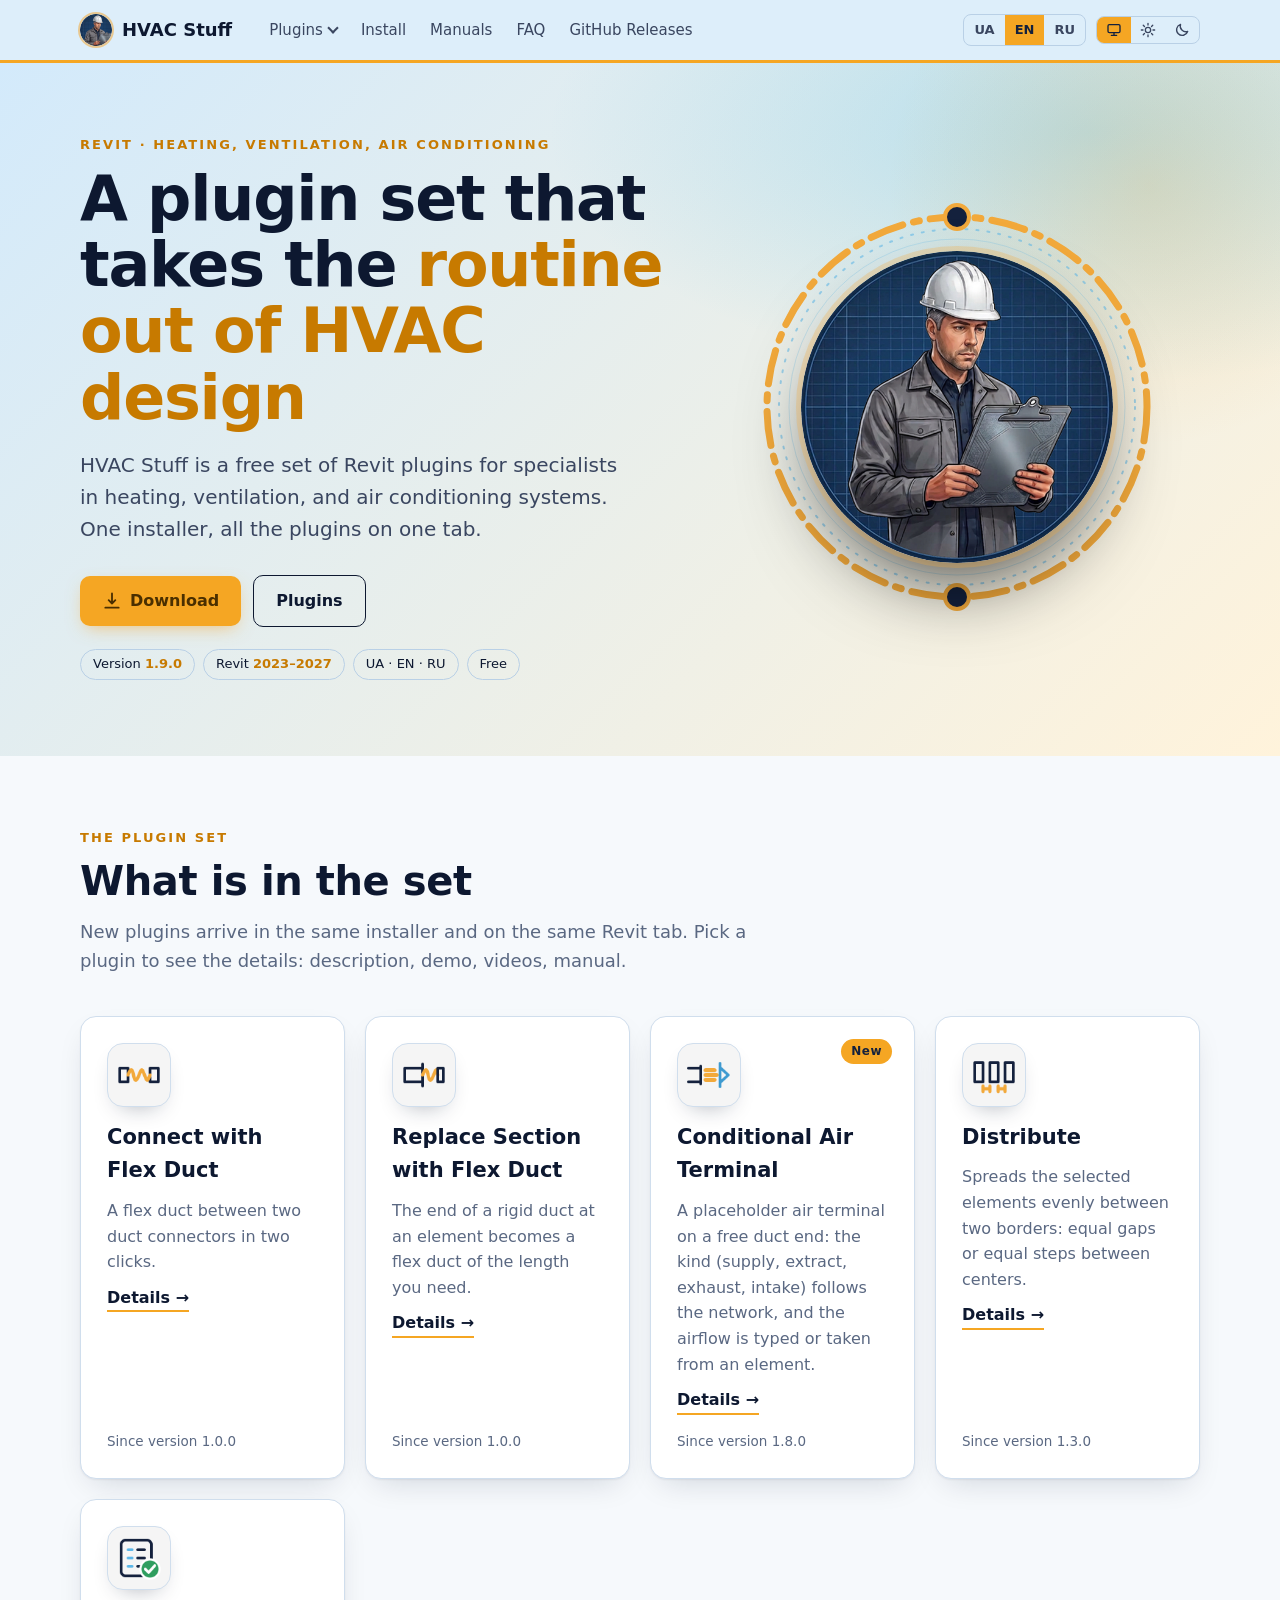
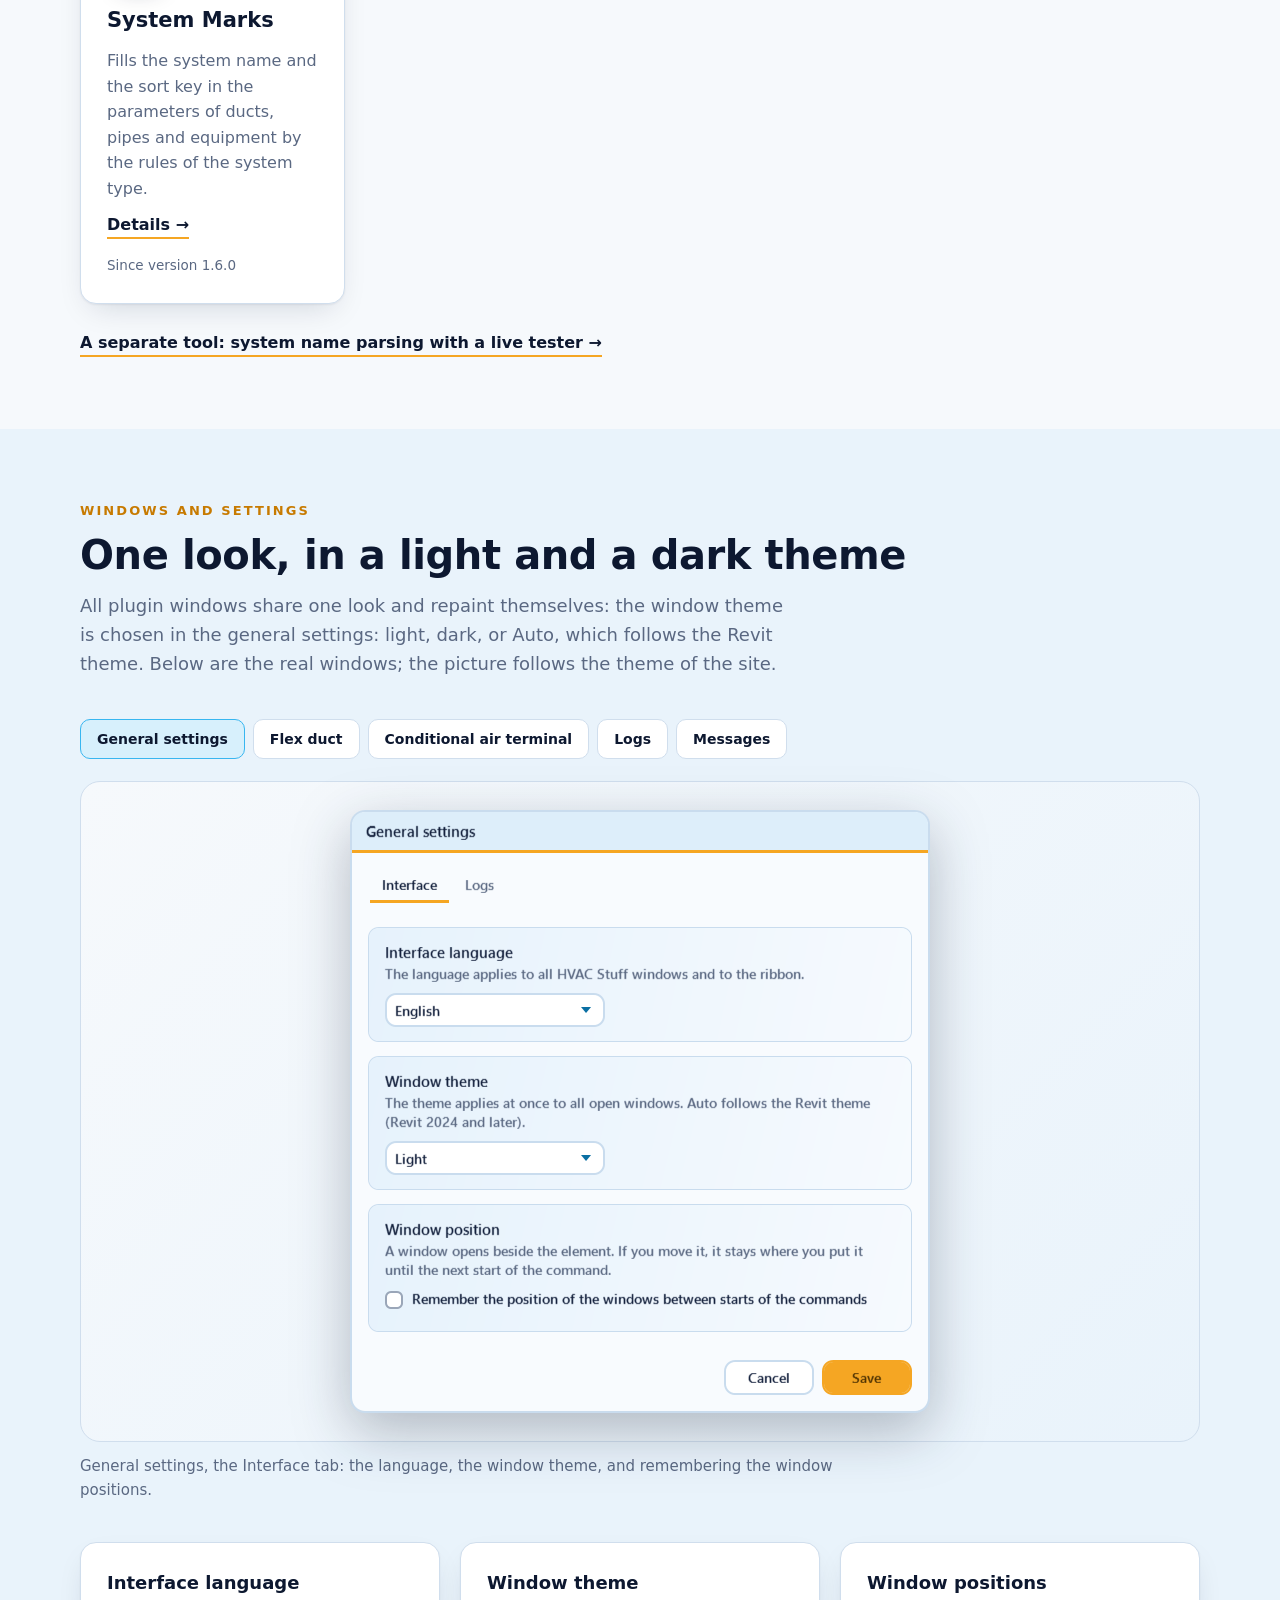
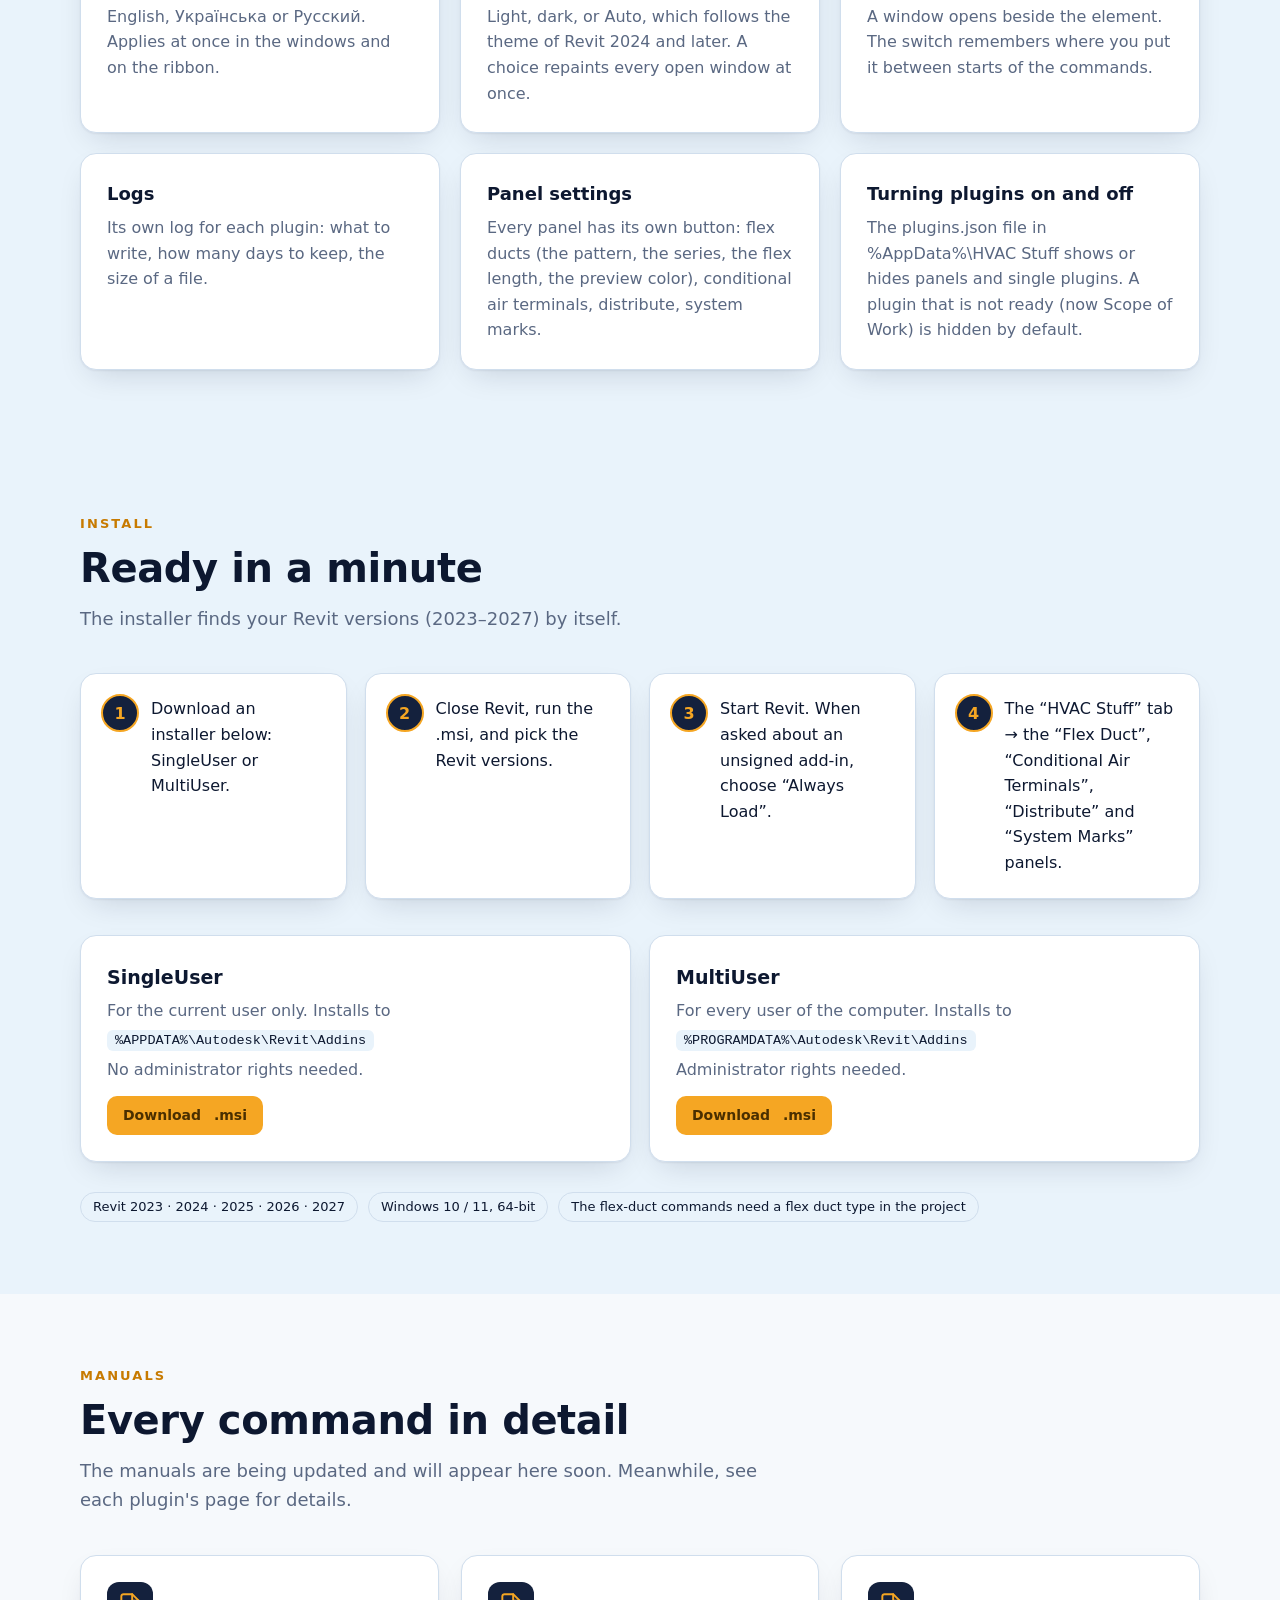
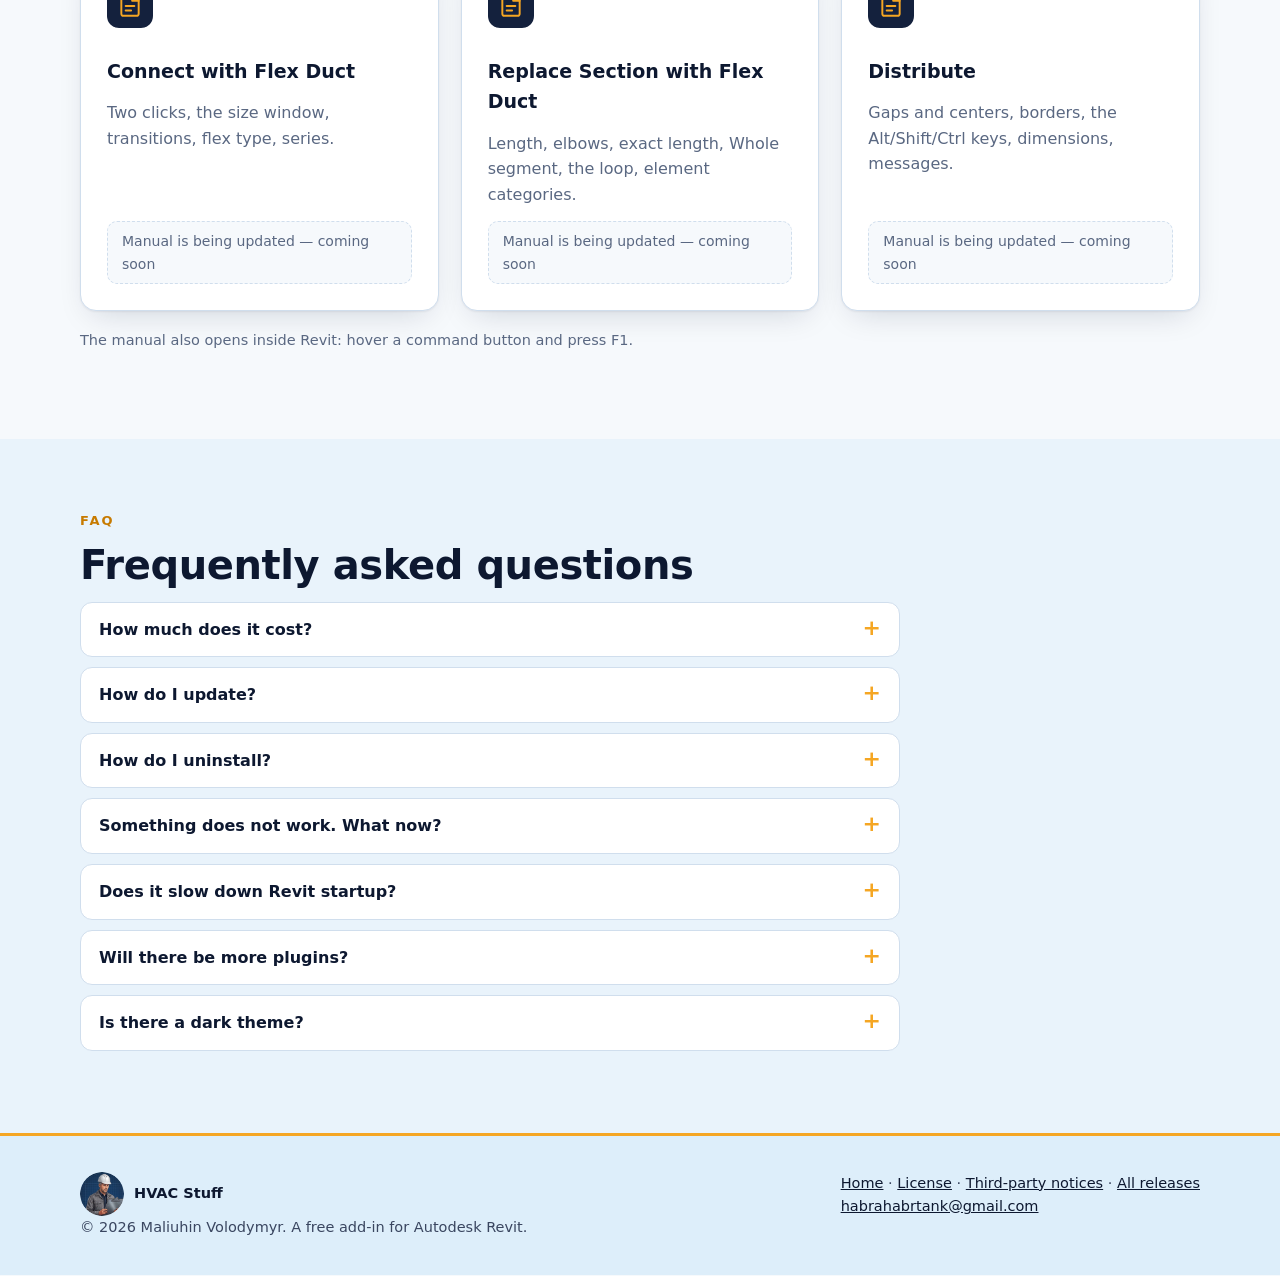
<file: docs/index.html>
<!doctype html>
<html lang="uk">
<head>
<meta charset="utf-8">
<meta name="viewport" content="width=device-width, initial-scale=1">
<meta name="robots" content="noindex, nofollow, noarchive, nosnippet, noimageindex">
<meta name="googlebot" content="noindex, nofollow, noarchive, nosnippet">
<title>HVAC Stuff — Revit add-in</title>
<meta name="description" content="HVAC Stuff — a growing set of free Revit plugins for specialists in heating, ventilation, and air conditioning systems.">
<meta name="theme-color" content="#DDEEFA">
<link rel="icon" type="image/png" sizes="32x32" href="img/favicon-32.png">
<link rel="icon" type="image/png" sizes="64x64" href="img/favicon-64.png">
<link rel="apple-touch-icon" href="img/apple-touch-icon.png">
<meta property="og:type" content="website">
<meta property="og:title" content="HVAC Stuff — Revit plugins for HVAC design">
<meta property="og:description" content="A free, growing set of Revit plugins for specialists in heating, ventilation, and air conditioning systems. Набір плагінів Revit для спеціалістів систем опалення, вентиляції та кондиціонування. Набор плагинов Revit для специалистов систем отопления, вентиляции и кондиционирования.">
<meta property="og:image" content="https://imrvoland.github.io/HVAC-Stuff-Releases/img/og.png">
<meta property="og:url" content="https://imrvoland.github.io/HVAC-Stuff-Releases/">
<meta name="twitter:card" content="summary_large_image">
<script>(function () { try { var t = localStorage.getItem("hvac-theme"); if (t === "light" || t === "dark") document.documentElement.setAttribute("data-theme", t); } catch (e) {} })();</script>
<link rel="stylesheet" href="site.css">
<style>
/* главная: герой с логотипом, установка, руководства */
.hero { position: relative; overflow: hidden; padding: 72px 0 76px; }
.hero::before { content: ""; position: absolute; inset: -20% -10% auto auto; width: 520px; height: 520px; border-radius: 50%; background: radial-gradient(closest-side, rgba(242,169,59,.22), transparent); animation: glow 9s ease-in-out infinite alternate; pointer-events: none; }
.hero .wrap { position: relative; }
.hero .grid { display: grid; grid-template-columns: 1.1fr .9fr; gap: 40px; align-items: center; }
.hero .grid > div { min-width: 0; }
.hero h1 { font-size: clamp(34px, 6vw, 62px); }
.hero p.sub { max-width: 560px; }
@keyframes glow { to { transform: translate(-80px, 60px) scale(1.2); } }
@keyframes pulse { 50% { transform: scale(1.18); opacity: .6; } }
@keyframes pop { from { opacity: 0; transform: scale(.6); } }
@keyframes spin { to { transform: rotate(360deg); } }
@keyframes glowp { 50% { transform: scale(1.12); opacity: .65; } }
@keyframes breathe { 50% { transform: scale(1.05); } }
@keyframes sweep { 0%, 55% { background-position: 130% 0; } 100% { background-position: -60% 0; } }
.logo-stage { position: relative; width: min(400px, 86vw); aspect-ratio: 1; margin: 0 auto; animation: pop .9s cubic-bezier(.2,.7,.2,1) backwards; }
.ls-glow { position: absolute; inset: 6%; border-radius: 50%; background: radial-gradient(closest-side, rgba(242,169,59,.38), transparent 72%); animation: glowp 4.5s ease-in-out infinite; }
.ls-ring, .ls-ring2 { position: absolute; inset: 0; width: 100%; height: 100%; overflow: visible; }
.ls-ring { animation: spin 32s linear infinite; }
.ls-ring2 { animation: spin 55s linear infinite reverse; }
.ls-ring .dash { stroke-dasharray: 34 11 6 11; }
.ls-ring .pulse { transform-box: fill-box; transform-origin: center; animation: pulse 2.4s ease-in-out infinite; }
.logo-disc { position: absolute; inset: 11%; border-radius: 50%; overflow: hidden; box-shadow: 0 0 0 5px rgba(242,169,59,.28), 0 36px 80px -24px rgba(0,0,0,.8); }
.logo-disc img { width: 100%; height: 100%; display: block; animation: breathe 8s ease-in-out infinite; }
.logo-disc::after { content: ""; position: absolute; inset: 0; background: linear-gradient(115deg, transparent 42%, rgba(255,255,255,.34) 50%, transparent 58%); background-size: 260% 100%; background-position: 130% 0; animation: sweep 6.5s ease-in-out infinite; }
@media (max-width: 860px) { .hero .grid { grid-template-columns: 1fr; } .logo-stage { order: -1; width: min(170px, 48vw); } .hero { padding: 40px 0 56px; } }

.shot-tabs { display: flex; flex-wrap: wrap; gap: 8px; margin: 0 0 22px; }
.shot-tabs button { font: inherit; font-size: 14px; font-weight: 600; padding: 8px 16px; border-radius: 10px; border: 1.5px solid var(--line); background: var(--card); color: var(--text); cursor: pointer; }
.shot-tabs button:hover { border-color: var(--sky); }
.shot-tabs button[aria-pressed="true"] { background: var(--head-soft, #D7F0FC); border-color: var(--sky); }
:root[data-theme="dark"] .shot-tabs button[aria-pressed="true"] { background: #12385A; }
@media (prefers-color-scheme: dark) { :root:not([data-theme="light"]) .shot-tabs button[aria-pressed="true"] { background: #12385A; } }
.shot { margin: 0 0 40px; }
.shot-stage { display: grid; place-items: center; min-height: 220px; padding: 28px 16px; border-radius: 20px; border: 1px solid var(--line); background: linear-gradient(135deg, var(--bg), var(--bg-2)); }
.shot-stage img { max-width: 100%; height: auto; width: auto; filter: drop-shadow(0 18px 28px rgba(13,24,48,.28)); }
.shot figcaption { margin-top: 12px; color: var(--muted); font-size: 15px; max-width: 820px; }
.setg .card h3 { font-size: 18px; }

.parse-link { display: inline-block; margin-top: 26px; font-weight: 600; text-decoration: none; border-bottom: 2px solid var(--amber); }
.man { display: grid; grid-template-columns: repeat(auto-fit, minmax(min(280px, 100%), 1fr)); gap: 22px; }
.man .card { display: flex; flex-direction: column; gap: 14px; }
.man h3 { margin: 0; }
.man .pdfs { margin-top: auto; }
.mnote { margin-top: 18px; color: var(--muted); font-size: 14.5px; }
.isteps { counter-reset: s; display: grid; grid-template-columns: repeat(auto-fit, minmax(min(230px, 100%), 1fr)); gap: 18px; padding: 0; list-style: none; margin: 0 0 36px; }
.isteps li { counter-increment: s; background: var(--card); border: 1px solid var(--line); border-radius: 16px; padding: 22px 22px 22px 70px; position: relative; box-shadow: var(--shadow); }
.isteps li::before { content: counter(s); position: absolute; left: 20px; top: 20px; width: 34px; height: 34px; border-radius: 50%; background: var(--navy); color: var(--amber); border: 2px solid var(--amber); display: grid; place-items: center; font-weight: 700; }
.dl { display: grid; grid-template-columns: repeat(auto-fit, minmax(min(280px, 100%), 1fr)); gap: 18px; }
.dl .card .btn { margin-top: 14px; }
.dl code { display: inline-block; max-width: 100%; margin: 6px 0; padding: 3px 8px; border-radius: 6px; background: var(--bg-2); color: var(--text); font: 13.5px Consolas, "Cascadia Mono", Menlo, monospace; overflow-wrap: anywhere; }
.req { display: flex; flex-wrap: wrap; gap: 10px; margin-top: 30px; }
details { max-width: 820px; }
summary { list-style: none; display: flex; justify-content: space-between; gap: 12px; }
summary::-webkit-details-marker { display: none; }
summary::after { content: "+"; color: var(--amber); font-size: 22px; line-height: 1; }
details[open] summary::after { content: "−"; }
@media (prefers-reduced-motion: reduce) {
  .hero::before, .logo-stage, .ls-glow, .ls-ring, .ls-ring2, .ls-ring .pulse, .logo-disc img, .logo-disc::after { animation: none; }
}
</style>
</head>
<body>
<header id="siteNav"></header>

<main>
<section class="hero" id="home">
  <div class="wrap">
    <div class="grid">
      <div>
        <p class="eyebrow" data-i18n="hero.eyebrow"></p>
        <h1 data-i18n-html="hero.title"></h1>
        <p class="sub" data-i18n="hero.sub"></p>
        <div class="cta">
          <a class="btn" href="https://github.com/iMrVoLaNd/HVAC-Stuff-Releases/releases/latest"><svg width="20" height="20" viewBox="0 0 24 24" style="stroke:currentColor;fill:none;stroke-width:2.2;stroke-linecap:round;stroke-linejoin:round"><use href="#i-dl"/></svg><span data-i18n="hero.download"></span></a>
          <a class="btn ghost" href="#plugins" data-i18n="hero.plugins"></a>
        </div>
        <div class="meta">
          <span class="chip"><span data-i18n="hero.version"></span> <b class="verx">1.9.0</b></span>
          <span class="chip">Revit <b>2023–2027</b></span>
          <span class="chip">UA · EN · RU</span>
          <span class="chip" data-i18n="hero.free"></span>
        </div>
      </div>
      <div class="logo-stage" aria-hidden="true">
        <div class="ls-glow"></div>
        <svg class="ls-ring2" viewBox="0 0 400 400"><circle cx="200" cy="200" r="178" fill="none" stroke="#5BB6E8" stroke-opacity=".55" stroke-width="2" stroke-dasharray="2 9" stroke-linecap="round"/><circle cx="200" cy="200" r="168" fill="none" stroke="#5BB6E8" stroke-opacity=".25" stroke-width="1"/></svg>
        <svg class="ls-ring" viewBox="0 0 400 400">
          <circle class="dash" cx="200" cy="200" r="190" fill="none" stroke="#F2A93B" stroke-width="7" stroke-linecap="round"/>
          <circle class="pulse" cx="200" cy="10" r="12" fill="#14213D" stroke="#F2A93B" stroke-width="4"/>
          <circle class="pulse" cx="200" cy="390" r="12" fill="#14213D" stroke="#F2A93B" stroke-width="4" style="animation-delay:1.2s"/>
        </svg>
        <div class="logo-disc"><img src="img/logo.png" alt="" width="512" height="512"></div>
      </div>
    </div>
  </div>
</section>

<section id="plugins">
  <div class="wrap">
    <p class="eyebrow" data-i18n="plug.eyebrow"></p>
    <h2 data-i18n="plug.title"></h2>
    <p class="lead" data-i18n="plug.lead"></p>
    <div class="plugs" data-plugs></div>
    <a class="parse-link" href="name-parsing.html" data-i18n="plug.parse"></a>
  </div>
</section>

<section class="alt" id="look">
  <div class="wrap">
    <p class="eyebrow" data-i18n="look.eyebrow"></p>
    <h2 data-i18n="look.title"></h2>
    <p class="lead" data-i18n="look.lead"></p>
    <div class="shot-tabs" id="shotTabs" role="group">
      <button type="button" data-shot="settings" aria-pressed="true" data-i18n="look.t.settings"></button>
      <button type="button" data-shot="qfc" aria-pressed="false" data-i18n="look.t.qfc"></button>
      <button type="button" data-shot="ap" aria-pressed="false" data-i18n="look.t.ap"></button>
      <button type="button" data-shot="logs" aria-pressed="false" data-i18n="look.t.logs"></button>
      <button type="button" data-shot="msg" aria-pressed="false" data-i18n="look.t.msg"></button>
    </div>
    <figure class="shot"><div class="shot-stage"><img id="shotImg" alt="" width="560" height="420"></div><figcaption id="shotCap"></figcaption></figure>
    <div class="grid3 setg">
      <div class="card"><h3 data-i18n="look.s1.t"></h3><p data-i18n="look.s1.p"></p></div>
      <div class="card"><h3 data-i18n="look.s2.t"></h3><p data-i18n="look.s2.p"></p></div>
      <div class="card"><h3 data-i18n="look.s3.t"></h3><p data-i18n="look.s3.p"></p></div>
      <div class="card"><h3 data-i18n="look.s4.t"></h3><p data-i18n="look.s4.p"></p></div>
      <div class="card"><h3 data-i18n="look.s5.t"></h3><p data-i18n="look.s5.p"></p></div>
      <div class="card"><h3 data-i18n="look.s6.t"></h3><p data-i18n="look.s6.p"></p></div>
    </div>
  </div>
</section>

<section class="alt" id="install">
  <div class="wrap">
    <p class="eyebrow" data-i18n="ins.eyebrow"></p>
    <h2 data-i18n="ins.title"></h2>
    <p class="lead" data-i18n="ins.lead"></p>
    <ol class="isteps">
      <li data-i18n="ins.s1"></li><li data-i18n="ins.s2"></li><li data-i18n="ins.s3"></li><li data-i18n="ins.s4"></li>
    </ol>
    <div class="dl">
      <div class="card"><h3>SingleUser</h3><p><span data-i18n="ins.single"></span><br><code>%APPDATA%\Autodesk\Revit\Addins</code><br><span data-i18n="ins.single2"></span></p><a class="btn sm" data-dl="single" href="https://github.com/iMrVoLaNd/HVAC-Stuff-Releases/releases/latest"><span data-i18n="hero.download"></span>&nbsp;.msi</a></div>
      <div class="card"><h3>MultiUser</h3><p><span data-i18n="ins.multi"></span><br><code>%PROGRAMDATA%\Autodesk\Revit\Addins</code><br><span data-i18n="ins.multi2"></span></p><a class="btn sm" data-dl="multi" href="https://github.com/iMrVoLaNd/HVAC-Stuff-Releases/releases/latest"><span data-i18n="hero.download"></span>&nbsp;.msi</a></div>
    </div>
    <div class="req">
      <span class="chip dark">Revit 2023 · 2024 · 2025 · 2026 · 2027</span>
      <span class="chip dark">Windows 10 / 11, 64-bit</span>
      <span class="chip dark" data-i18n="ins.req"></span>
    </div>
  </div>
</section>

<section id="manuals">
  <div class="wrap">
    <p class="eyebrow" data-i18n="man.eyebrow"></p>
    <h2 data-i18n="man.title"></h2>
    <p class="lead" data-i18n="man.lead"></p>
    <div class="man">
      <div class="card"><div class="ico"><svg viewBox="0 0 24 24"><path d="M14 2H6a2 2 0 0 0-2 2v16a2 2 0 0 0 2 2h12a2 2 0 0 0 2-2V8l-6-6z"/><path d="M14 2v6h6M8 13h8M8 17h5"/></svg></div><h3 data-i18n="qfc.name"></h3><p data-i18n="man.qfc"></p><div class="pdfs" data-pdf="Connect with Flex Duct"></div></div>
      <div class="card"><div class="ico"><svg viewBox="0 0 24 24"><path d="M14 2H6a2 2 0 0 0-2 2v16a2 2 0 0 0 2 2h12a2 2 0 0 0 2-2V8l-6-6z"/><path d="M14 2v6h6M8 13h8M8 17h5"/></svg></div><h3 data-i18n="ft.name"></h3><p data-i18n="man.ft"></p><div class="pdfs" data-pdf="FlexTail"></div></div>
      <div class="card"><div class="ico"><svg viewBox="0 0 24 24"><path d="M14 2H6a2 2 0 0 0-2 2v16a2 2 0 0 0 2 2h12a2 2 0 0 0 2-2V8l-6-6z"/><path d="M14 2v6h6M8 13h8M8 17h5"/></svg></div><h3 data-i18n="dist.name"></h3><p data-i18n="man.dist"></p><div class="pdfs" data-pdf="Distribute"></div></div>
    </div>
    <p class="mnote" data-i18n="man.note"></p>
  </div>
</section>

<section class="alt" id="faq">
  <div class="wrap">
    <p class="eyebrow" data-i18n="faq.eyebrow"></p>
    <h2 data-i18n="faq.title"></h2>
    <details><summary data-i18n="q1.q"></summary><p data-i18n="q1.a"></p></details>
    <details><summary data-i18n="q2.q"></summary><p data-i18n="q2.a"></p></details>
    <details><summary data-i18n="q3.q"></summary><p data-i18n="q3.a"></p></details>
    <details><summary data-i18n="q4.q"></summary><p data-i18n="q4.a"></p></details>
    <details><summary data-i18n="q5.q"></summary><p data-i18n="q5.a"></p></details>
    <details><summary data-i18n="q6.q"></summary><p data-i18n="q6.a"></p></details>
    <details><summary data-i18n="q7.q"></summary><p data-i18n="q7.a"></p></details>
  </div>
</section>
</main>

<footer id="siteFoot"></footer>

<script>
window.HVAC_PAGE = { key: "home", docTitle: "home.title", T: {
  "uk": {
    "home.title": "HVAC Stuff — плагіни Revit для проєктування ОВК",
    "hero.eyebrow": "Revit · Опалення, вентиляція, кондиціонування",
    "hero.title": "Набір плагінів, що прибирає <em>рутину проєктування</em>",
    "hero.sub": "HVAC Stuff — безкоштовний набір плагінів Revit для спеціалістів систем опалення, вентиляції та кондиціонування. Одна установка — усі плагіни на одній вкладці.",
    "hero.plugins": "Плагіни",
    "plug.eyebrow": "Набір плагінів",
    "plug.title": "Що є в наборі",
    "plug.lead": "Нові плагіни з’являються в тому ж інсталяторі й на тій самій вкладці Revit. Оберіть плагін, щоб побачити докладніше: опис, демо, відео, посібник.",
    "plug.parse": "Окремий інструмент: розбір імен систем з перевіркою →",
    "ins.eyebrow": "Встановлення",
    "ins.title": "Готово за хвилину",
    "ins.lead": "Інсталятор сам знайде встановлені версії Revit (2023–2027).",
    "ins.s1": "Завантажте інсталятор нижче: SingleUser або MultiUser.",
    "ins.s2": "Закрийте Revit і запустіть .msi, виберіть версії Revit.",
    "ins.s3": "Запустіть Revit. На питання про непідписану надбудову виберіть «Завжди завантажувати».",
    "ins.s4": "Вкладка «HVAC Stuff» → панелі «Гнучкі повітропроводи», «Умовні повітророзподільники», «Розподіл» та «Позначення систем».",
    "ins.single": "Лише для поточного користувача. Установка в",
    "ins.single2": "Права адміністратора не потрібні.",
    "ins.multi": "Для всіх користувачів комп’ютера. Установка в",
    "ins.multi2": "Потрібні права адміністратора.",
    "ins.req": "Для команд із гофрою потрібен тип гнучкого повітропроводу в проєкті",
    "man.eyebrow": "Посібники",
    "man.title": "Докладно про кожну команду",
    "man.lead": "Посібники оновлюються й скоро з’являться тут. А поки що докладно про кожну команду — на сторінках плагінів.",
    "man.qfc": "Два кліки, вікно розміру, переходи, тип гнучкого, серія.",
    "man.ft": "Довжина, відводи, точна довжина, «Вся ділянка», цикл, категорії елементів.",
    "man.dist": "Проміжки й осі, межі, клавіші Alt/Shift/Ctrl, розміри, повідомлення.",
    "man.note": "Також посібник відкривається в Revit: наведіть курсор на кнопку й натисніть F1.",
    "faq.eyebrow": "Питання",
    "faq.title": "Часті питання",
    "q1.q": "Скільки це коштує?",
    "q1.a": "Нічого: надбудова безкоштовна. Ліцензія закрита — вихідний код не публікується, використання вільне.",
    "q2.q": "Як оновити?",
    "q2.a": "Раз на день надбудова перевіряє нову версію (можна вимкнути). У вікні «Про програму» є кнопка ручної перевірки. Встановіть новий .msi поверх старого — налаштування збережуться.",
    "q3.q": "Як видалити?",
    "q3.a": "Параметри Windows → Програми → HVAC Stuff → Видалити. Налаштування й журнали лишаються в %AppData%\\HVAC Stuff — папку можна видалити вручну.",
    "q4.q": "Щось не працює — що робити?",
    "q4.a": "У вікні повідомлення натисніть «Копіювати» (там усе потрібне) або «Відкрити журнал» і надішліть текст автору.",
    "q5.q": "Надбудова впливає на швидкість запуску Revit?",
    "q5.a": "Ні: при старті завантажується лише стрічка. Вікна й налаштування — при першому натисканні.",
    "q6.q": "Чи будуть нові плагіни?",
    "q6.a": "Так: набір поповнюється. Новий плагін з’являється в тому ж інсталяторі, на вкладці «HVAC Stuff». Оновлення приходить звичайним оновленням надбудови. Ідеї можна надіслати на пошту з підвалу сторінки.",
    "look.eyebrow": "Вікна й налаштування",
    "look.title": "Один вигляд: світла й темна тема",
    "look.lead": "Усі вікна плагінів мають однаковий вигляд і самі перефарбовуються: тема вікон обирається в загальних налаштуваннях — світла, темна або «Авто», що повторює тему Revit. Нижче — справжні вікна; картинка йде за темою сайту.",
    "look.t.settings": "Загальні налаштування",
    "look.t.qfc": "Гнучкий повітропровід",
    "look.t.ap": "Умовний повітророзподільник",
    "look.t.logs": "Журнали",
    "look.t.msg": "Повідомлення",
    "look.c.settings": "Загальні налаштування, вкладка «Інтерфейс»: мова, тема вікон і запам’ятовування положення вікон.",
    "look.c.qfc": "Вікно «Новий гнучкий повітропровід»: розмір, тип гофри, серія й гофра заданої довжини.",
    "look.c.ap": "Вікно умовного повітророзподільника: вид кнопками, форма, розмір і витрата повітря.",
    "look.c.logs": "Загальні налаштування, вкладка «Журнали»: які журнали вести, скільки днів зберігати, розмір файлу.",
    "look.c.msg": "Усі повідомлення, попередження й помилки — в одному вікні: клікніть посилання, щоб виділити елемент у моделі, або скопіюйте текст.",
    "look.s1.t": "Мова інтерфейсу",
    "look.s1.p": "English, Українська або Русский. Діє одразу у вікнах і на стрічці.",
    "look.s2.t": "Тема вікон",
    "look.s2.p": "Світла, темна або «Авто» — за темою Revit 2024 і новіших. Вибір одразу перефарбовує всі відкриті вікна.",
    "look.s3.t": "Положення вікон",
    "look.s3.p": "Вікно відкривається біля елемента. Перемикач запам’ятовує, де ви його поставили, між запусками команд.",
    "look.s4.t": "Журнали",
    "look.s4.p": "Окремий журнал для кожного плагіна: що вести, скільки днів зберігати, розмір файлу.",
    "look.s5.t": "Налаштування панелей",
    "look.s5.p": "У кожної панелі своя кнопка: гнучкі (конфігурація, серія, довжина гофри, колір перегляду), умовні повітророзподільники, розподіл, позначення систем.",
    "look.s6.t": "Вмикання плагінів",
    "look.s6.p": "Файл plugins.json у %AppData%\\HVAC Stuff показує або ховає панелі й окремі плагіни. Плагін, що ще не готовий (зараз «Обсяги робіт»), прихований за замовчуванням.",
    "q7.q": "Чи є темна тема?",
    "q7.a": "Так. Загальні налаштування → вкладка «Інтерфейс» → «Тема вікон»: світла, темна або «Авто» (за темою Revit 2024 і новіших). Вибір одразу перефарбовує всі відкриті вікна; «Скасувати» повертає стару тему."
  },
  "en": {
    "home.title": "HVAC Stuff — Revit plugins for HVAC design",
    "hero.eyebrow": "Revit · Heating, ventilation, air conditioning",
    "hero.title": "A plugin set that takes the <em>routine out of HVAC design</em>",
    "hero.sub": "HVAC Stuff is a free set of Revit plugins for specialists in heating, ventilation, and air conditioning systems. One installer, all the plugins on one tab.",
    "hero.plugins": "Plugins",
    "plug.eyebrow": "The plugin set",
    "plug.title": "What is in the set",
    "plug.lead": "New plugins arrive in the same installer and on the same Revit tab. Pick a plugin to see the details: description, demo, videos, manual.",
    "plug.parse": "A separate tool: system name parsing with a live tester →",
    "ins.eyebrow": "Install",
    "ins.title": "Ready in a minute",
    "ins.lead": "The installer finds your Revit versions (2023–2027) by itself.",
    "ins.s1": "Download an installer below: SingleUser or MultiUser.",
    "ins.s2": "Close Revit, run the .msi, and pick the Revit versions.",
    "ins.s3": "Start Revit. When asked about an unsigned add-in, choose “Always Load”.",
    "ins.s4": "The “HVAC Stuff” tab → the “Flex Duct”, “Conditional Air Terminals”, “Distribute” and “System Marks” panels.",
    "ins.single": "For the current user only. Installs to",
    "ins.single2": "No administrator rights needed.",
    "ins.multi": "For every user of the computer. Installs to",
    "ins.multi2": "Administrator rights needed.",
    "ins.req": "The flex-duct commands need a flex duct type in the project",
    "man.eyebrow": "Manuals",
    "man.title": "Every command in detail",
    "man.lead": "The manuals are being updated and will appear here soon. Meanwhile, see each plugin's page for details.",
    "man.qfc": "Two clicks, the size window, transitions, flex type, series.",
    "man.ft": "Length, elbows, exact length, Whole segment, the loop, element categories.",
    "man.dist": "Gaps and centers, borders, the Alt/Shift/Ctrl keys, dimensions, messages.",
    "man.note": "The manual also opens inside Revit: hover a command button and press F1.",
    "faq.eyebrow": "FAQ",
    "faq.title": "Frequently asked questions",
    "q1.q": "How much does it cost?",
    "q1.a": "Nothing: the add-in is free. The license is closed: the source is not published, use is free.",
    "q2.q": "How do I update?",
    "q2.a": "Once a day the add-in checks for a new version (you can turn it off); the About window has a manual check button. Run the new .msi over the old one; your settings are kept.",
    "q3.q": "How do I uninstall?",
    "q3.a": "Windows Settings → Apps → HVAC Stuff → Uninstall. Settings and logs stay in %AppData%\\HVAC Stuff; you can delete that folder by hand.",
    "q4.q": "Something does not work. What now?",
    "q4.a": "In the message window press Copy (it has everything needed) or Open log, and send the text to the author.",
    "q5.q": "Does it slow down Revit startup?",
    "q5.a": "No: only the ribbon loads at startup. Windows and settings load on the first click.",
    "q6.q": "Will there be more plugins?",
    "q6.a": "Yes: the set keeps growing. A new plugin comes in the same installer, on the “HVAC Stuff” tab. It arrives as a regular add-in update. Ideas can be sent to the email in the page footer.",
    "look.eyebrow": "Windows and settings",
    "look.title": "One look, in a light and a dark theme",
    "look.lead": "All plugin windows share one look and repaint themselves: the window theme is chosen in the general settings: light, dark, or Auto, which follows the Revit theme. Below are the real windows; the picture follows the theme of the site.",
    "look.t.settings": "General settings",
    "look.t.qfc": "Flex duct",
    "look.t.ap": "Conditional air terminal",
    "look.t.logs": "Logs",
    "look.t.msg": "Messages",
    "look.c.settings": "General settings, the Interface tab: the language, the window theme, and remembering the window positions.",
    "look.c.qfc": "The New flex duct window: the size, the flex type, the series, and the flex duct of a fixed length.",
    "look.c.ap": "The window of the conditional air terminal: the kind as buttons, the shape, the size, and the airflow.",
    "look.c.logs": "General settings, the Logs tab: which logs to write, how many days to keep them, the size of a file.",
    "look.c.msg": "Every message, warning, and error is in one window: click a link to select the element in the model, or copy the text.",
    "look.s1.t": "Interface language",
    "look.s1.p": "English, Українська or Русский. Applies at once in the windows and on the ribbon.",
    "look.s2.t": "Window theme",
    "look.s2.p": "Light, dark, or Auto, which follows the theme of Revit 2024 and later. A choice repaints every open window at once.",
    "look.s3.t": "Window positions",
    "look.s3.p": "A window opens beside the element. The switch remembers where you put it between starts of the commands.",
    "look.s4.t": "Logs",
    "look.s4.p": "Its own log for each plugin: what to write, how many days to keep, the size of a file.",
    "look.s5.t": "Panel settings",
    "look.s5.p": "Every panel has its own button: flex ducts (the pattern, the series, the flex length, the preview color), conditional air terminals, distribute, system marks.",
    "look.s6.t": "Turning plugins on and off",
    "look.s6.p": "The plugins.json file in %AppData%\\HVAC Stuff shows or hides panels and single plugins. A plugin that is not ready (now Scope of Work) is hidden by default.",
    "q7.q": "Is there a dark theme?",
    "q7.a": "Yes. General settings → the Interface tab → Window theme: light, dark, or Auto (follows the Revit 2024+ theme). A choice repaints every open window at once; Cancel brings the old theme back."
  },
  "ru": {
    "home.title": "HVAC Stuff — плагины Revit для проектирования ОВК",
    "hero.eyebrow": "Revit · Отопление, вентиляция, кондиционирование",
    "hero.title": "Набор плагинов, который убирает <em>рутину проектирования</em>",
    "hero.sub": "HVAC Stuff — бесплатный набор плагинов Revit для специалистов систем отопления, вентиляции и кондиционирования. Одна установка — все плагины на одной вкладке.",
    "hero.plugins": "Плагины",
    "plug.eyebrow": "Набор плагинов",
    "plug.title": "Что есть в наборе",
    "plug.lead": "Новые плагины появляются в том же установщике и на той же вкладке Revit. Выберите плагин, чтобы увидеть подробности: описание, демо, видео, руководство.",
    "plug.parse": "Отдельный инструмент: разбор имён систем с проверкой →",
    "ins.eyebrow": "Установка",
    "ins.title": "Готово за минуту",
    "ins.lead": "Установщик сам найдёт установленные версии Revit (2023–2027).",
    "ins.s1": "Скачайте установщик ниже: SingleUser или MultiUser.",
    "ins.s2": "Закройте Revit, запустите .msi и выберите версии Revit.",
    "ins.s3": "Запустите Revit. На вопрос о неподписанной надстройке выберите «Всегда загружать».",
    "ins.s4": "Вкладка «HVAC Stuff» → панели «Гибкие воздуховоды», «Условные воздухораспределители», «Распределение» и «Обозначение систем».",
    "ins.single": "Только для текущего пользователя. Установка в",
    "ins.single2": "Права администратора не нужны.",
    "ins.multi": "Для всех пользователей компьютера. Установка в",
    "ins.multi2": "Нужны права администратора.",
    "ins.req": "Для команд с гофрой в проекте нужен тип гибкого воздуховода",
    "man.eyebrow": "Руководства",
    "man.title": "Подробно о каждой команде",
    "man.lead": "Руководства обновляются и скоро появятся здесь. Пока подробности о каждой команде — на страницах плагинов.",
    "man.qfc": "Два клика, окно размера, переходы, тип гибкого, серия.",
    "man.ft": "Длина, отводы, точная длина, «Весь участок», цикл, категории элементов.",
    "man.dist": "Зазоры и оси, границы, клавиши Alt/Shift/Ctrl, размеры, сообщения.",
    "man.note": "Руководство также открывается в Revit: наведите курсор на кнопку и нажмите F1.",
    "faq.eyebrow": "Вопросы",
    "faq.title": "Частые вопросы",
    "q1.q": "Сколько это стоит?",
    "q1.a": "Ничего: надстройка бесплатная. Лицензия закрытая — исходный код не публикуется, использование свободное.",
    "q2.q": "Как обновить?",
    "q2.a": "Раз в день надстройка проверяет новую версию (можно отключить); в окне «О программе» есть кнопка ручной проверки. Установите новый .msi поверх старого — настройки сохранятся.",
    "q3.q": "Как удалить?",
    "q3.a": "Параметры Windows → Приложения → HVAC Stuff → Удалить. Настройки и журналы остаются в %AppData%\\HVAC Stuff — папку можно удалить вручную.",
    "q4.q": "Что-то не работает — что делать?",
    "q4.a": "В окне сообщения нажмите «Копировать» (там всё нужное) или «Открыть журнал» и отправьте текст автору.",
    "q5.q": "Влияет ли надстройка на скорость запуска Revit?",
    "q5.a": "Нет: при старте загружается только лента. Окна и настройки — при первом нажатии.",
    "q6.q": "Будут ли новые плагины?",
    "q6.a": "Да: набор пополняется. Новый плагин приходит в том же установщике, на вкладке «HVAC Stuff». Он появляется обычным обновлением надстройки. Идеи можно прислать на почту из подвала страницы.",
    "look.eyebrow": "Окна и настройки",
    "look.title": "Одно оформление: светлая и тёмная тема",
    "look.lead": "Все окна плагинов выглядят одинаково и сами перекрашиваются: тема окон выбирается в общих настройках — светлая, тёмная или «Авто», которая повторяет тему Revit. Ниже — настоящие окна; картинка идёт за темой сайта.",
    "look.t.settings": "Общие настройки",
    "look.t.qfc": "Гибкий воздуховод",
    "look.t.ap": "Условный воздухораспределитель",
    "look.t.logs": "Журналы",
    "look.t.msg": "Сообщения",
    "look.c.settings": "Общие настройки, вкладка «Интерфейс»: язык, тема окон и запоминание положения окон.",
    "look.c.qfc": "Окно «Новый гибкий воздуховод»: размер, тип гофры, серия и гофра заданной длины.",
    "look.c.ap": "Окно условного воздухораспределителя: вид кнопками, форма, размер и расход воздуха.",
    "look.c.logs": "Общие настройки, вкладка «Журналы»: какие журналы вести, сколько дней хранить, размер файла.",
    "look.c.msg": "Все сообщения, предупреждения и ошибки — в одном окне: щёлкните ссылку, чтобы выделить элемент в модели, или скопируйте текст.",
    "look.s1.t": "Язык интерфейса",
    "look.s1.p": "English, Українська или Русский. Действует сразу в окнах и на ленте.",
    "look.s2.t": "Тема окон",
    "look.s2.p": "Светлая, тёмная или «Авто» — по теме Revit 2024 и новее. Выбор сразу перекрашивает все открытые окна.",
    "look.s3.t": "Положение окон",
    "look.s3.p": "Окно открывается рядом с элементом. Переключатель запоминает, где вы его поставили, между запусками команд.",
    "look.s4.t": "Журналы",
    "look.s4.p": "Отдельный журнал для каждого плагина: что вести, сколько дней хранить, размер файла.",
    "look.s5.t": "Настройки панелей",
    "look.s5.p": "У каждой панели своя кнопка: гибкие (конфигурация, серия, длина гофры, цвет предпросмотра), условные воздухораспределители, распределение, обозначение систем.",
    "look.s6.t": "Включение плагинов",
    "look.s6.p": "Файл plugins.json в %AppData%\\HVAC Stuff показывает или прячет панели и отдельные плагины. Плагин, который ещё не готов (сейчас «Объём работ»), по умолчанию скрыт.",
    "q7.q": "Есть ли тёмная тема?",
    "q7.a": "Да. Общие настройки → вкладка «Интерфейс» → «Тема окон»: светлая, тёмная или «Авто» (по теме Revit 2024 и новее). Выбор сразу перекрашивает все открытые окна; «Отмена» возвращает прежнюю тему."
  }
} };
</script>
<script src="site.js"></script>
<script>
(function () {
  var H = window.HVAC, cur = "settings";
  var img = document.getElementById("shotImg"), cap = document.getElementById("shotCap"), tabs = document.querySelectorAll("#shotTabs button");
  function render() {
    img.onload = function () { img.style.width = Math.round(img.naturalWidth / 2) + "px"; };
    img.src = "img/win/" + cur + "-" + H.lang() + "-" + H.scheme() + ".png";
    cap.textContent = H.t("look.c." + cur);
    tabs.forEach(function (b) { b.setAttribute("aria-pressed", b.dataset.shot === cur); });
  }
  tabs.forEach(function (b) { b.addEventListener("click", function () { cur = b.dataset.shot; render(); }); });
  H.onLang(render);
  new MutationObserver(render).observe(document.documentElement, { attributes: true, attributeFilter: ["data-theme"] });
  if (window.matchMedia) matchMedia("(prefers-color-scheme: dark)").addEventListener("change", render);
})();
</script>
</body>
</html>
</file>
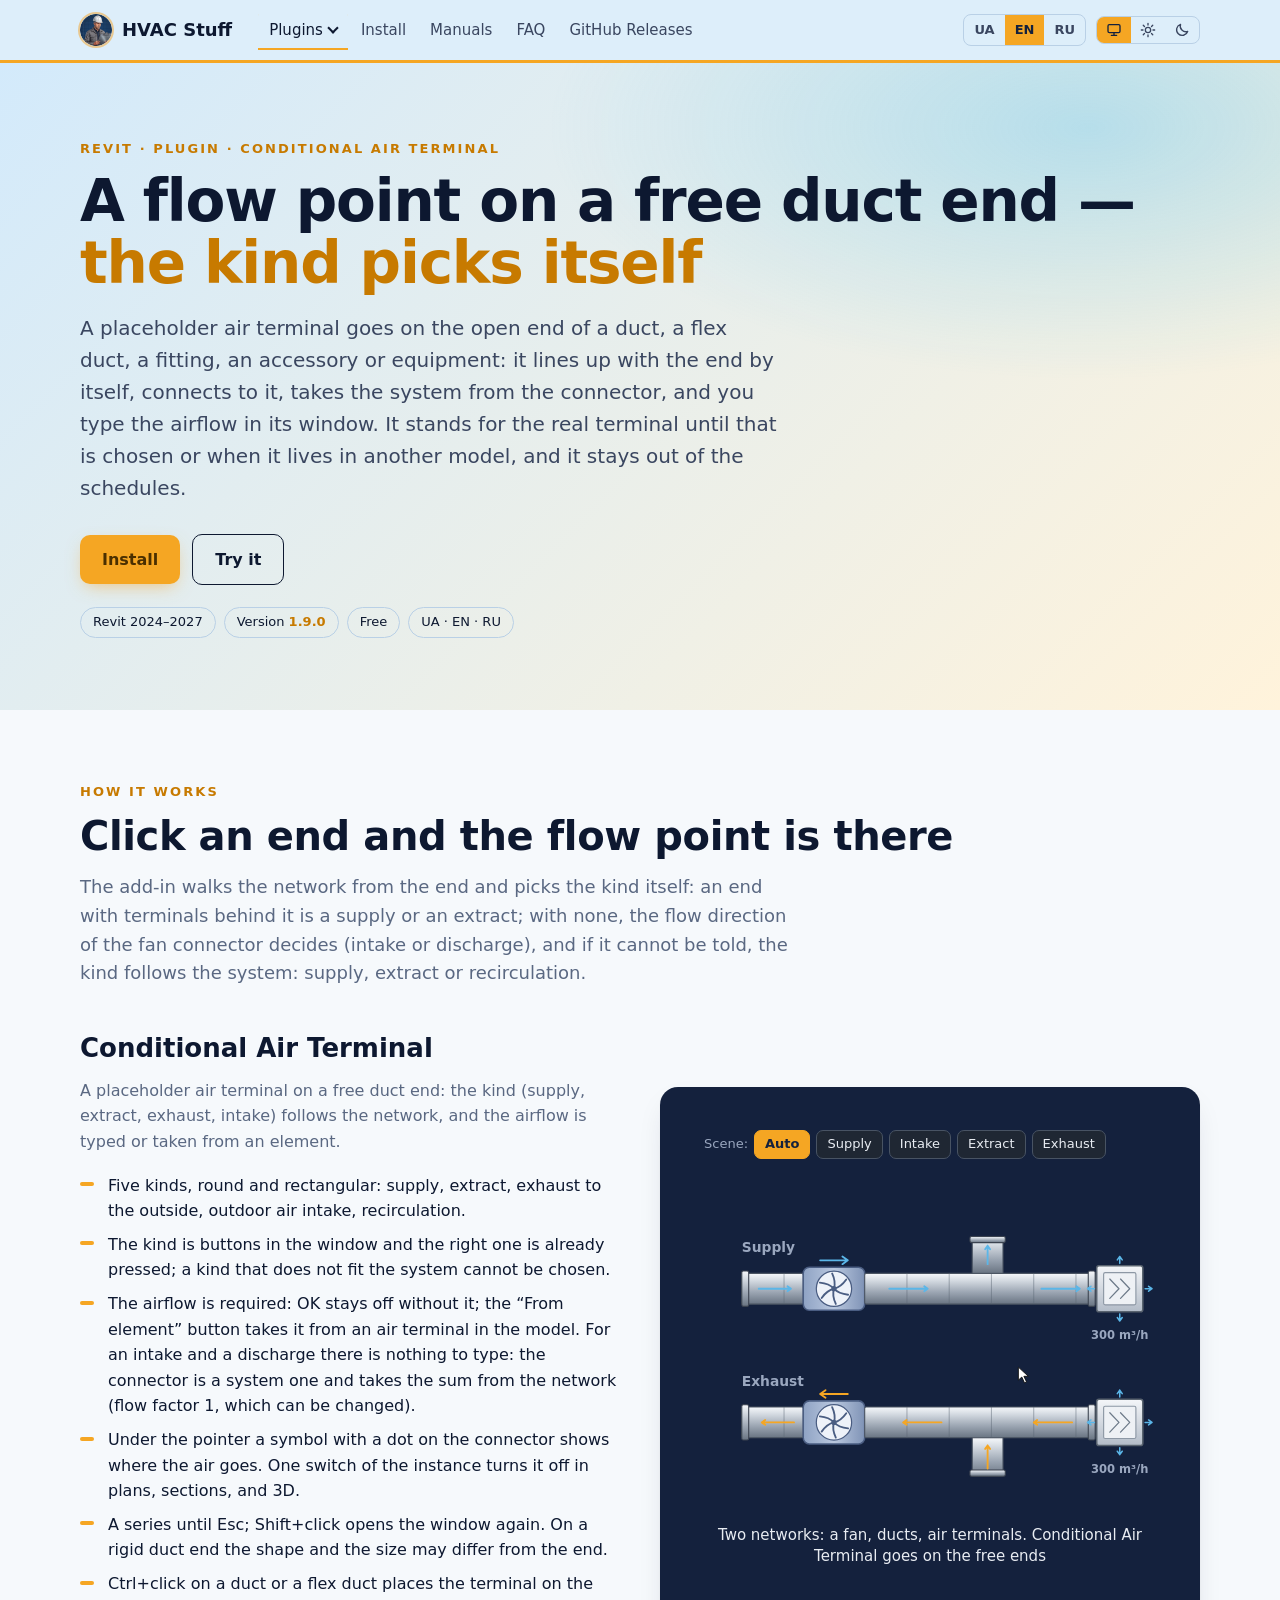
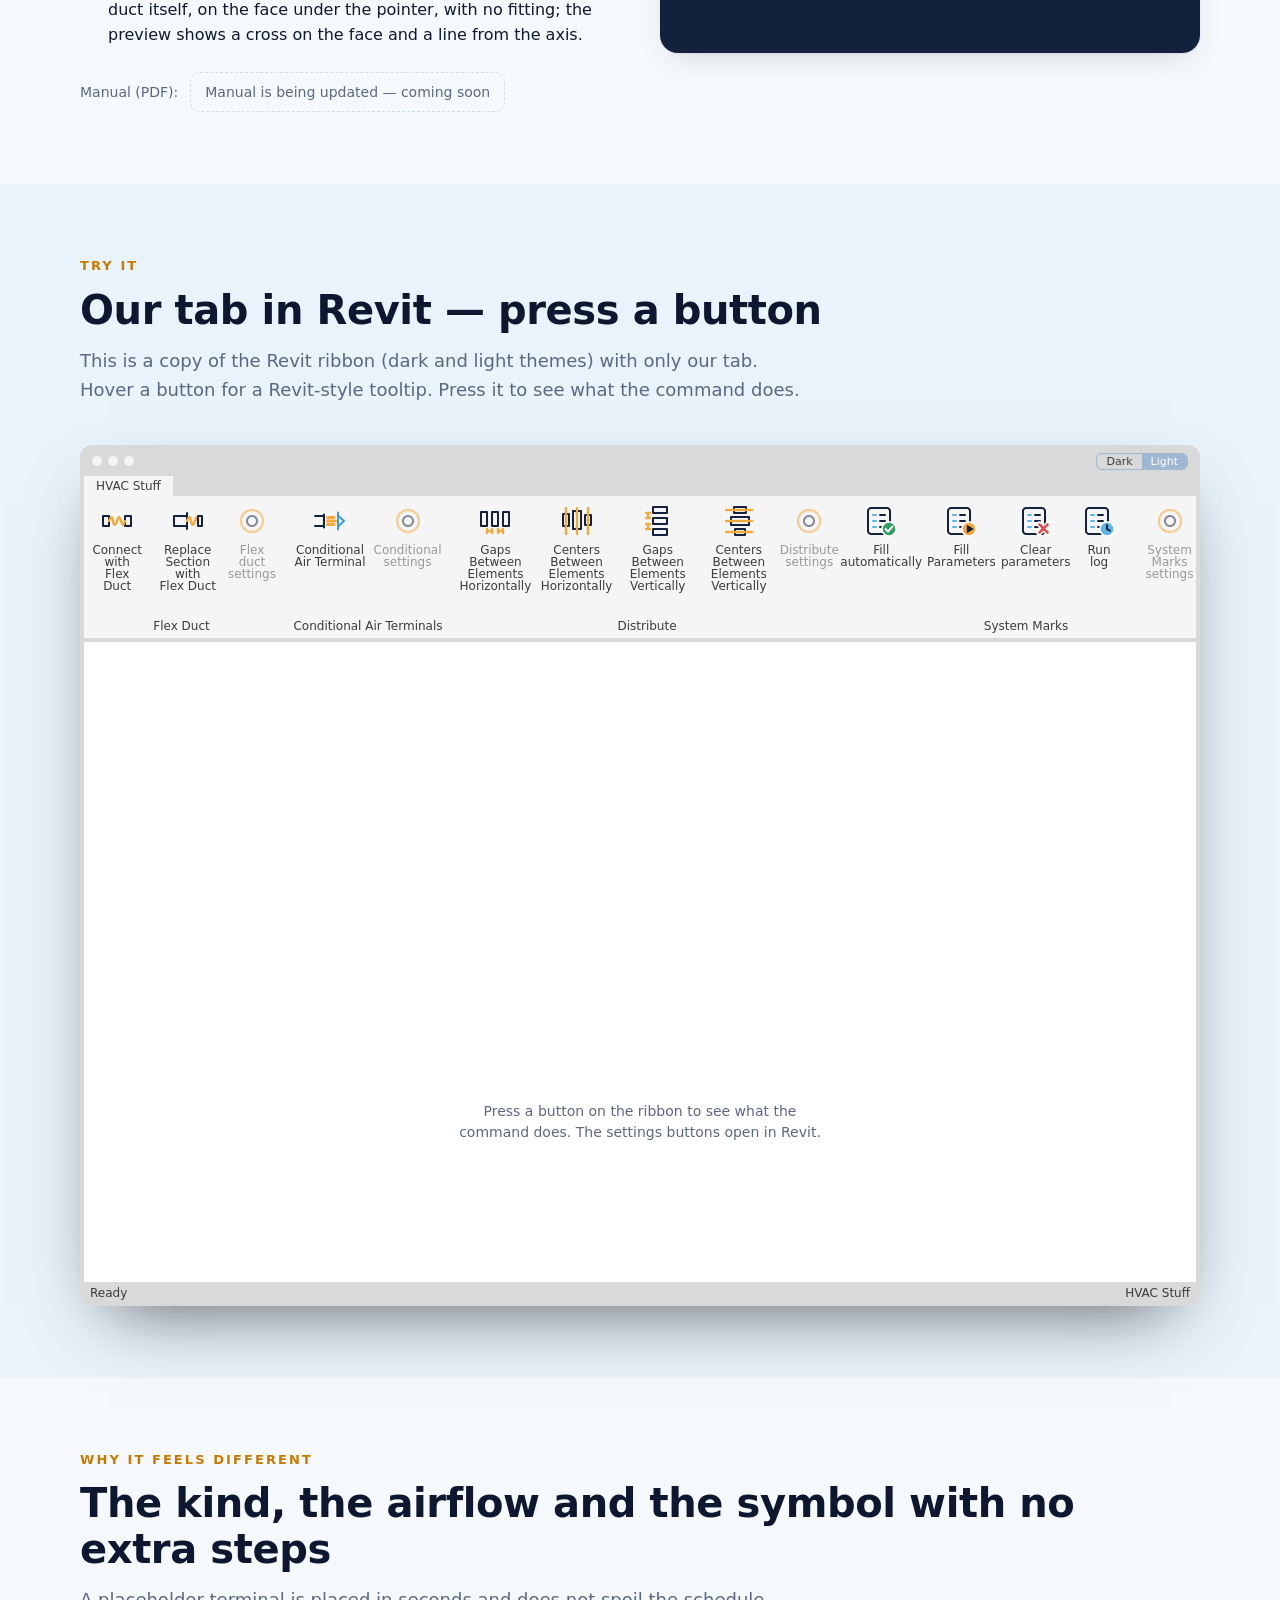
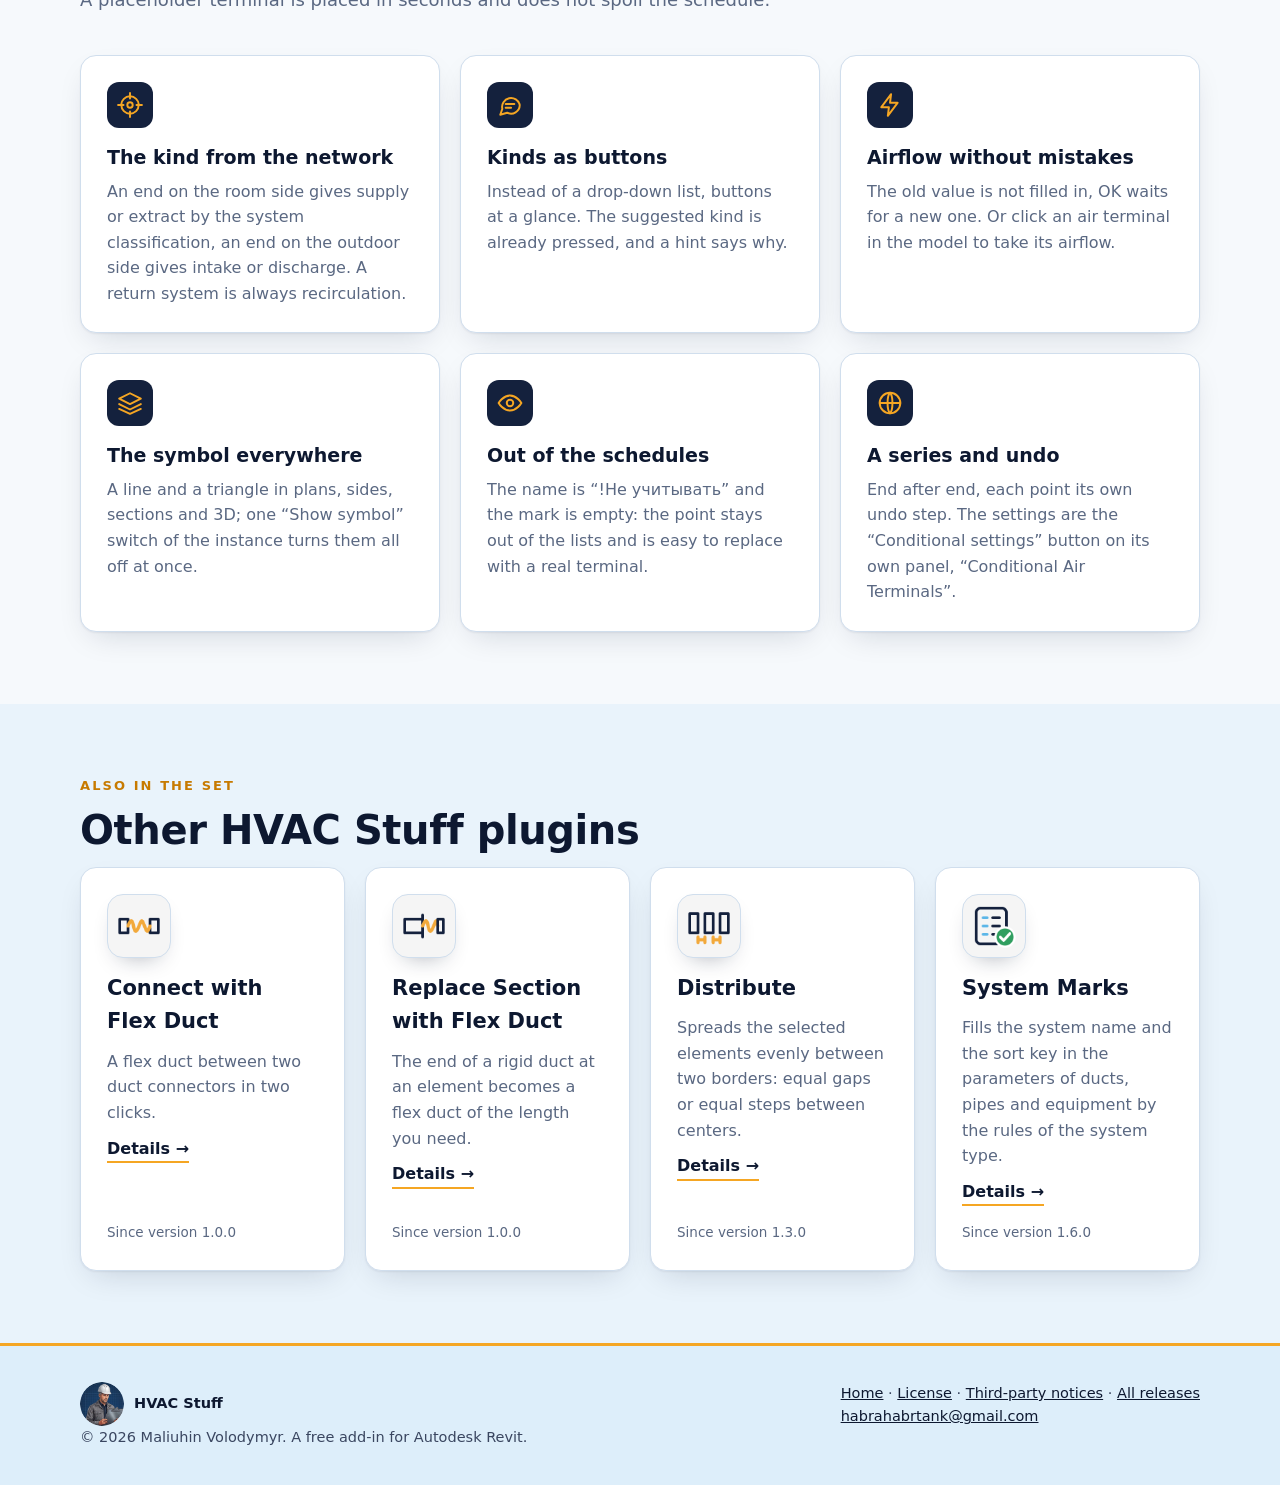
<file: docs/airpoint.html>
<!doctype html>
<html lang="uk">
<head>
<meta charset="utf-8">
<meta name="viewport" content="width=device-width, initial-scale=1">
<meta name="robots" content="noindex, nofollow, noarchive, nosnippet, noimageindex">
<meta name="googlebot" content="noindex, nofollow, noarchive, nosnippet">
<title>Conditional Air Terminal — HVAC Stuff</title>
<meta name="description" content="Conditional Air Terminal — a free Revit plugin: a placeholder air terminal on a free duct end, with the kind chosen from the network.">
<meta name="theme-color" content="#DDEEFA">
<link rel="icon" type="image/png" sizes="32x32" href="img/favicon-32.png">
<link rel="icon" type="image/png" sizes="64x64" href="img/favicon-64.png">
<link rel="apple-touch-icon" href="img/apple-touch-icon.png">
<script>(function () { try { var t = localStorage.getItem("hvac-theme"); if (t === "light" || t === "dark") document.documentElement.setAttribute("data-theme", t); } catch (e) {} })();</script>
<link rel="stylesheet" href="site.css">
<link rel="stylesheet" href="plugin.css">
<link rel="stylesheet" href="ribbon.css">
</head>
<body>
<header id="siteNav"></header>

<main>
<section class="hero">
  <div class="wrap">
    <p class="eyebrow" data-i18n="pg.eyebrow"></p>
    <h1 data-i18n-html="pg.title"></h1>
    <p class="sub" data-i18n="pg.sub"></p>
    <div class="cta">
      <a class="btn" href="index.html#install" data-i18n="nav.install"></a>
      <a class="btn ghost" href="#try" data-i18n="rb.eyebrow"></a>
    </div>
    <div class="meta">
      <span class="chip">Revit 2024–2027</span>
      <span class="chip"><span data-i18n="hero.version"></span> <b class="verx">1.9.0</b></span>
      <span class="chip" data-i18n="hero.free"></span>
      <span class="chip">UA · EN · RU</span>
    </div>
  </div>
</section>

<section id="what">
  <div class="wrap">
    <p class="eyebrow" data-i18n="what.eyebrow"></p>
    <h2 data-i18n="what.title"></h2>
    <p class="lead" data-i18n="what.lead"></p>
    <div class="cmd">
      <div>
        <h3 data-i18n="ap.name"></h3>
        <p data-i18n="ap.p" style="color:var(--muted);margin:0"></p>
        <ul>
          <li data-i18n="ap.l1"></li><li data-i18n="ap.l2"></li><li data-i18n="ap.l3"></li><li data-i18n="ap.l4"></li><li data-i18n="ap.l5"></li><li data-i18n="ap.l6"></li>
        </ul>
        <div class="btns"><span data-i18n="man.pdf"></span><span class="pdfs" data-pdf="Air Point"></span></div>
      </div>
      <div class="demo-box"><div class="scene-host" data-scene="ap"></div></div>
    </div>
  </div>
</section>

<section class="alt" id="try">
  <div class="wrap">
    <p class="eyebrow" data-i18n="rb.eyebrow"></p>
    <h2 data-i18n="rb.title"></h2>
    <p class="lead" data-i18n="rb.lead"></p>
    <div id="revit-mount" data-start="ap"></div>
  </div>
</section>

<section id="features">
  <div class="wrap">
    <p class="eyebrow" data-i18n="feat.eyebrow"></p>
    <h2 data-i18n="apf.title"></h2>
    <p class="lead" data-i18n="apf.lead"></p>
    <div class="grid3">
      <div class="card"><div class="ico"><svg><use href="#i-target"/></svg></div><h3 data-i18n="apf1.t"></h3><p data-i18n="apf1.p"></p></div>
      <div class="card"><div class="ico"><svg><use href="#i-chat"/></svg></div><h3 data-i18n="apf2.t"></h3><p data-i18n="apf2.p"></p></div>
      <div class="card"><div class="ico"><svg><use href="#i-bolt"/></svg></div><h3 data-i18n="apf3.t"></h3><p data-i18n="apf3.p"></p></div>
      <div class="card"><div class="ico"><svg><use href="#i-layers"/></svg></div><h3 data-i18n="apf4.t"></h3><p data-i18n="apf4.p"></p></div>
      <div class="card"><div class="ico"><svg><use href="#i-eye"/></svg></div><h3 data-i18n="apf5.t"></h3><p data-i18n="apf5.p"></p></div>
      <div class="card"><div class="ico"><svg><use href="#i-globe"/></svg></div><h3 data-i18n="apf6.t"></h3><p data-i18n="apf6.p"></p></div>
    </div>
  </div>
</section>

<section class="alt" id="more">
  <div class="wrap">
    <p class="eyebrow" data-i18n="more.eyebrow"></p>
    <h2 data-i18n="more.title"></h2>
    <div class="plugs" data-plugs data-exclude="ap"></div>
  </div>
</section>
</main>

<footer id="siteFoot"></footer>

<script>
window.HVAC_PAGE = { key: "ap", title: "ap.name", T: {
  "uk": {
    "pg.eyebrow": "Revit · Плагін · Умовний повітророзподільник",
    "pg.title": "Точка витрати на вільному кінці повітропроводу — <em>вид підбирається сам</em>",
    "pg.sub": "Умовний повітророзподільник ставиться на відкритий кінець повітропроводу, гнучкого повітропроводу, фасонної частини, арматури чи обладнання: він сам стає в напрямку кінця, під’єднується до нього й бере систему з коннектора, а витрату повітря ви вводите у вікні. Він замінює справжній повітророзподільник, поки той не вибраний або лежить в іншій моделі, і не потрапляє в специфікації.",
    "what.eyebrow": "Як це працює",
    "what.title": "Клацніть кінець — і точка витрати стоїть",
    "what.lead": "Надбудова йде по мережі від кінця й сама підбирає вид: кінець, за яким повітророзподільники, — припливний чи витяжний; без них вид показує напрямок повітря в коннекторі вентилятора (повітрозабір чи викид), а якщо його не видно — припливний, витяжний чи рециркуляційний за системою.",
    "ap.l1": "П’ять видів, круглі й прямокутні: припливний, витяжний, викидний, повітрозабірний, рециркуляційний.",
    "ap.l2": "Вид — кнопки у вікні, натиснута вже правильна; вид, що не підходить системі, вибрати не можна.",
    "ap.l3": "Витрата обов’язкова: «ОК» неактивна без неї; кнопка «З елемента» бере її з повітророзподільника в моделі. Для повітрозабору й викиду витрату вводити не треба: коннектор системний і сам бере суму з мережі (коефіцієнт витрати 1, його можна змінити).",
    "ap.l4": "Під курсором — умовне позначення з крапкою на коннекторі: видно, куди піде повітря. Один перемикач екземпляра вимикає його на планах, розрізах і в 3D.",
    "ap.l5": "Серія до Esc; Shift+клік знову відкриває вікно. Форма й розмір на кінці жорсткого повітропроводу можуть відрізнятися від кінця.",
    "ap.l6": "Ctrl+клік на повітропроводі або гнучкому повітропроводі ставить повітророзподільник на сам повітропровід, на грань під курсором, без фасонної частини; перегляд показує хрестик на грані та лінію від осі.",
    "apf.title": "Вид, витрата й позначення без зайвих кроків",
    "apf.lead": "Умовний повітророзподільник ставиться за кілька секунд і не псує специфікацію.",
    "apf1.t": "Вид за мережею", "apf1.p": "Кінець зі сторони приміщення дає припливний чи витяжний за класифікацією системи, кінець зі сторони вулиці — повітрозабір чи викид. Зворотна система завжди рециркуляція.",
    "apf2.t": "Види кнопками", "apf2.p": "Замість випадного списку — кнопки одним поглядом. Підібраний вид уже натиснутий, а підказка пояснює чому.",
    "apf3.t": "Витрата без помилок", "apf3.p": "Старе значення не підставляється, «ОК» чекає на нове. Або клацніть повітророзподільник у моделі, щоб узяти його витрату.",
    "apf4.t": "Позначення скрізь", "apf4.p": "Лінія й трикутник на плані, боці, розрізі та в 3D, один перемикач «Показувати УГО» в екземплярі вимикає все одразу.",
    "apf5.t": "Не в специфікації", "apf5.p": "Назва «!Не учитывать», марка порожня: точка не потрапляє у відомості й легко замінюється справжнім повітророзподільником.",
    "apf6.t": "Серія й скасування", "apf6.p": "Кінець за кінцем поспіль, кожна точка — окремий крок скасування. Налаштування — кнопка «Налаштування умовних» на власній панелі «Умовні повітророзподільники»."
  },
  "en": {
    "pg.eyebrow": "Revit · Plugin · Conditional Air Terminal",
    "pg.title": "A flow point on a free duct end — <em>the kind picks itself</em>",
    "pg.sub": "A placeholder air terminal goes on the open end of a duct, a flex duct, a fitting, an accessory or equipment: it lines up with the end by itself, connects to it, takes the system from the connector, and you type the airflow in its window. It stands for the real terminal until that is chosen or when it lives in another model, and it stays out of the schedules.",
    "what.eyebrow": "How it works",
    "what.title": "Click an end and the flow point is there",
    "what.lead": "The add-in walks the network from the end and picks the kind itself: an end with terminals behind it is a supply or an extract; with none, the flow direction of the fan connector decides (intake or discharge), and if it cannot be told, the kind follows the system: supply, extract or recirculation.",
    "ap.l1": "Five kinds, round and rectangular: supply, extract, exhaust to the outside, outdoor air intake, recirculation.",
    "ap.l2": "The kind is buttons in the window and the right one is already pressed; a kind that does not fit the system cannot be chosen.",
    "ap.l3": "The airflow is required: OK stays off without it; the “From element” button takes it from an air terminal in the model. For an intake and a discharge there is nothing to type: the connector is a system one and takes the sum from the network (flow factor 1, which can be changed).",
    "ap.l4": "Under the pointer a symbol with a dot on the connector shows where the air goes. One switch of the instance turns it off in plans, sections, and 3D.",
    "ap.l5": "A series until Esc; Shift+click opens the window again. On a rigid duct end the shape and the size may differ from the end.",
    "ap.l6": "Ctrl+click on a duct or a flex duct places the terminal on the duct itself, on the face under the pointer, with no fitting; the preview shows a cross on the face and a line from the axis.",
    "apf.title": "The kind, the airflow and the symbol with no extra steps",
    "apf.lead": "A placeholder terminal is placed in seconds and does not spoil the schedule.",
    "apf1.t": "The kind from the network", "apf1.p": "An end on the room side gives supply or extract by the system classification, an end on the outdoor side gives intake or discharge. A return system is always recirculation.",
    "apf2.t": "Kinds as buttons", "apf2.p": "Instead of a drop-down list, buttons at a glance. The suggested kind is already pressed, and a hint says why.",
    "apf3.t": "Airflow without mistakes", "apf3.p": "The old value is not filled in, OK waits for a new one. Or click an air terminal in the model to take its airflow.",
    "apf4.t": "The symbol everywhere", "apf4.p": "A line and a triangle in plans, sides, sections and 3D; one “Show symbol” switch of the instance turns them all off at once.",
    "apf5.t": "Out of the schedules", "apf5.p": "The name is “!Не учитывать” and the mark is empty: the point stays out of the lists and is easy to replace with a real terminal.",
    "apf6.t": "A series and undo", "apf6.p": "End after end, each point its own undo step. The settings are the “Conditional settings” button on its own panel, “Conditional Air Terminals”."
  },
  "ru": {
    "pg.eyebrow": "Revit · Плагин · Условный воздухораспределитель",
    "pg.title": "Точка расхода на свободном конце воздуховода — <em>вид подбирается сам</em>",
    "pg.sub": "Условный воздухораспределитель ставится на открытый конец воздуховода, гибкого воздуховода, фасонной части, арматуры или оборудования: он сам встаёт по направлению конца, подключается к нему и берёт систему с коннектора, а расход воздуха вы вводите в окне. Он заменяет настоящий воздухораспределитель, пока тот не выбран или лежит в другой модели, и не попадает в спецификации.",
    "what.eyebrow": "Как это работает",
    "what.title": "Щёлкните конец — и точка расхода стоит",
    "what.lead": "Надстройка идёт по сети от конца и сама подбирает вид: конец, за которым воздухораспределители, — приточный или вытяжной; без них вид показывает направление воздуха в коннекторе вентилятора (воздухозабор или выброс), а если его не видно — приточный, вытяжной или рециркуляционный по системе.",
    "ap.l1": "Пять видов, круглые и прямоугольные: приточный, вытяжной, выбросной, воздухозаборный, рециркуляционный.",
    "ap.l2": "Вид — кнопки в окне, нажата уже правильная; вид, который не подходит системе, выбрать нельзя.",
    "ap.l3": "Расход обязателен: «ОК» недоступна без него; кнопка «С элемента» берёт его с воздухораспределителя в модели. Для воздухозабора и выброса расход вводить не нужно: коннектор системный и сам берёт сумму из сети (коэффициент расхода 1, его можно изменить).",
    "ap.l4": "Под курсором — условное обозначение с точкой на коннекторе: видно, куда пойдёт воздух. Один переключатель экземпляра отключает его на планах, разрезах и в 3D.",
    "ap.l5": "Серия до Esc; Shift+щелчок снова открывает окно. Форма и размер на конце жёсткого воздуховода могут отличаться от конца.",
    "ap.l6": "Ctrl+щелчок на воздуховоде или гибком воздуховоде ставит воздухораспределитель на сам воздуховод, на грань под курсором, без фасонной части; предпросмотр показывает крестик на грани и линию от оси.",
    "apf.title": "Вид, расход и обозначение без лишних шагов",
    "apf.lead": "Условный воздухораспределитель ставится за секунды и не портит спецификацию.",
    "apf1.t": "Вид по сети", "apf1.p": "Конец со стороны помещения даёт приточный или вытяжной по классификации системы, конец со стороны улицы — воздухозабор или выброс. Возвратная система всегда рециркуляция.",
    "apf2.t": "Виды кнопками", "apf2.p": "Вместо выпадающего списка — кнопки на виду. Подобранный вид уже нажат, а подсказка объясняет почему.",
    "apf3.t": "Расход без ошибок", "apf3.p": "Старое значение не подставляется, «ОК» ждёт новое. Или щёлкните воздухораспределитель в модели, чтобы взять его расход.",
    "apf4.t": "Обозначение везде", "apf4.p": "Линия и треугольник на плане, боку, разрезе и в 3D, один переключатель «Показывать УГО» в экземпляре отключает всё сразу.",
    "apf5.t": "Не в спецификации", "apf5.p": "Наименование «!Не учитывать», марка пустая: точка не попадает в ведомости и легко заменяется настоящим воздухораспределителем.",
    "apf6.t": "Серия и отмена", "apf6.p": "Конец за концом подряд, каждая точка — отдельный шаг отмены. Настройки — кнопка «Настройки условных» на собственной панели «Условные воздухораспределители»."
  }
} };
</script>
<script src="site.js"></script>
<script src="ribbon-data.js"></script>
<script src="scenes.js"></script>
<script src="plugin.js"></script>
<script src="ribbon.js"></script>
</body>
</html>
</file>
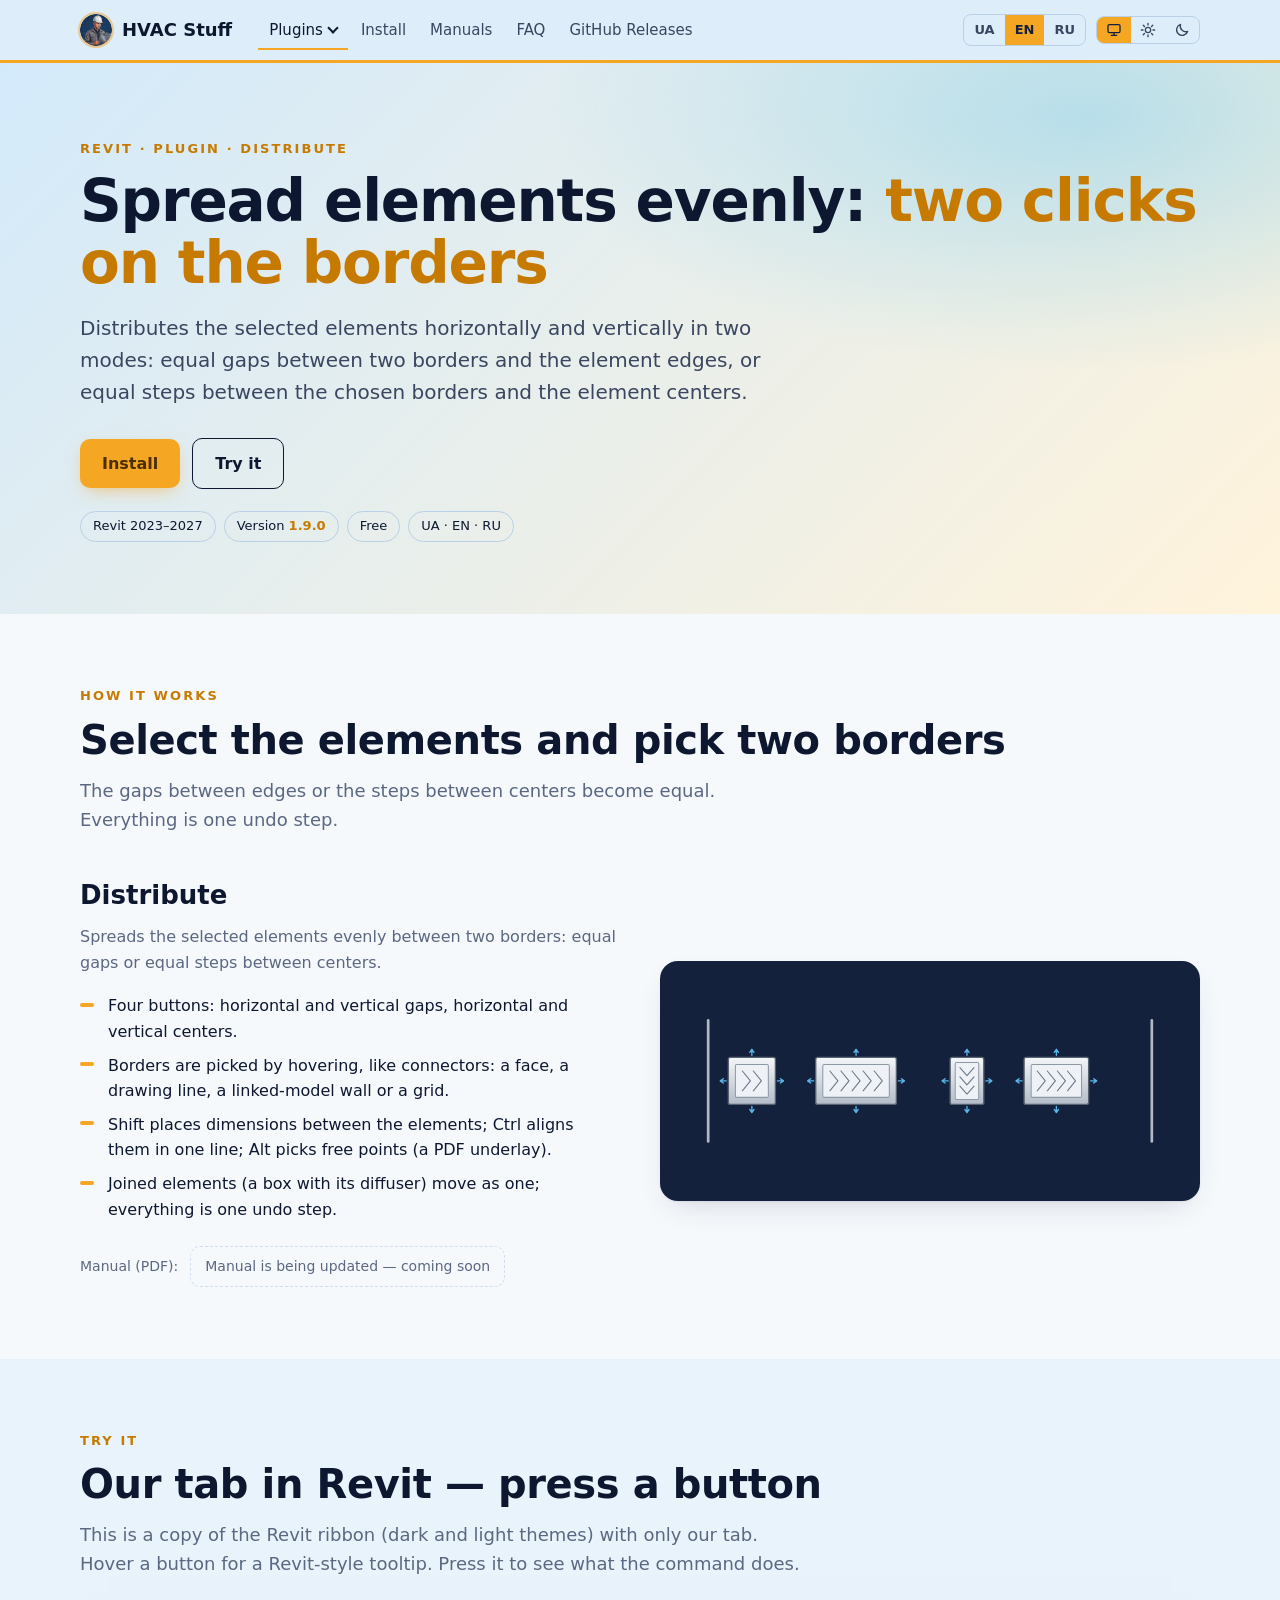
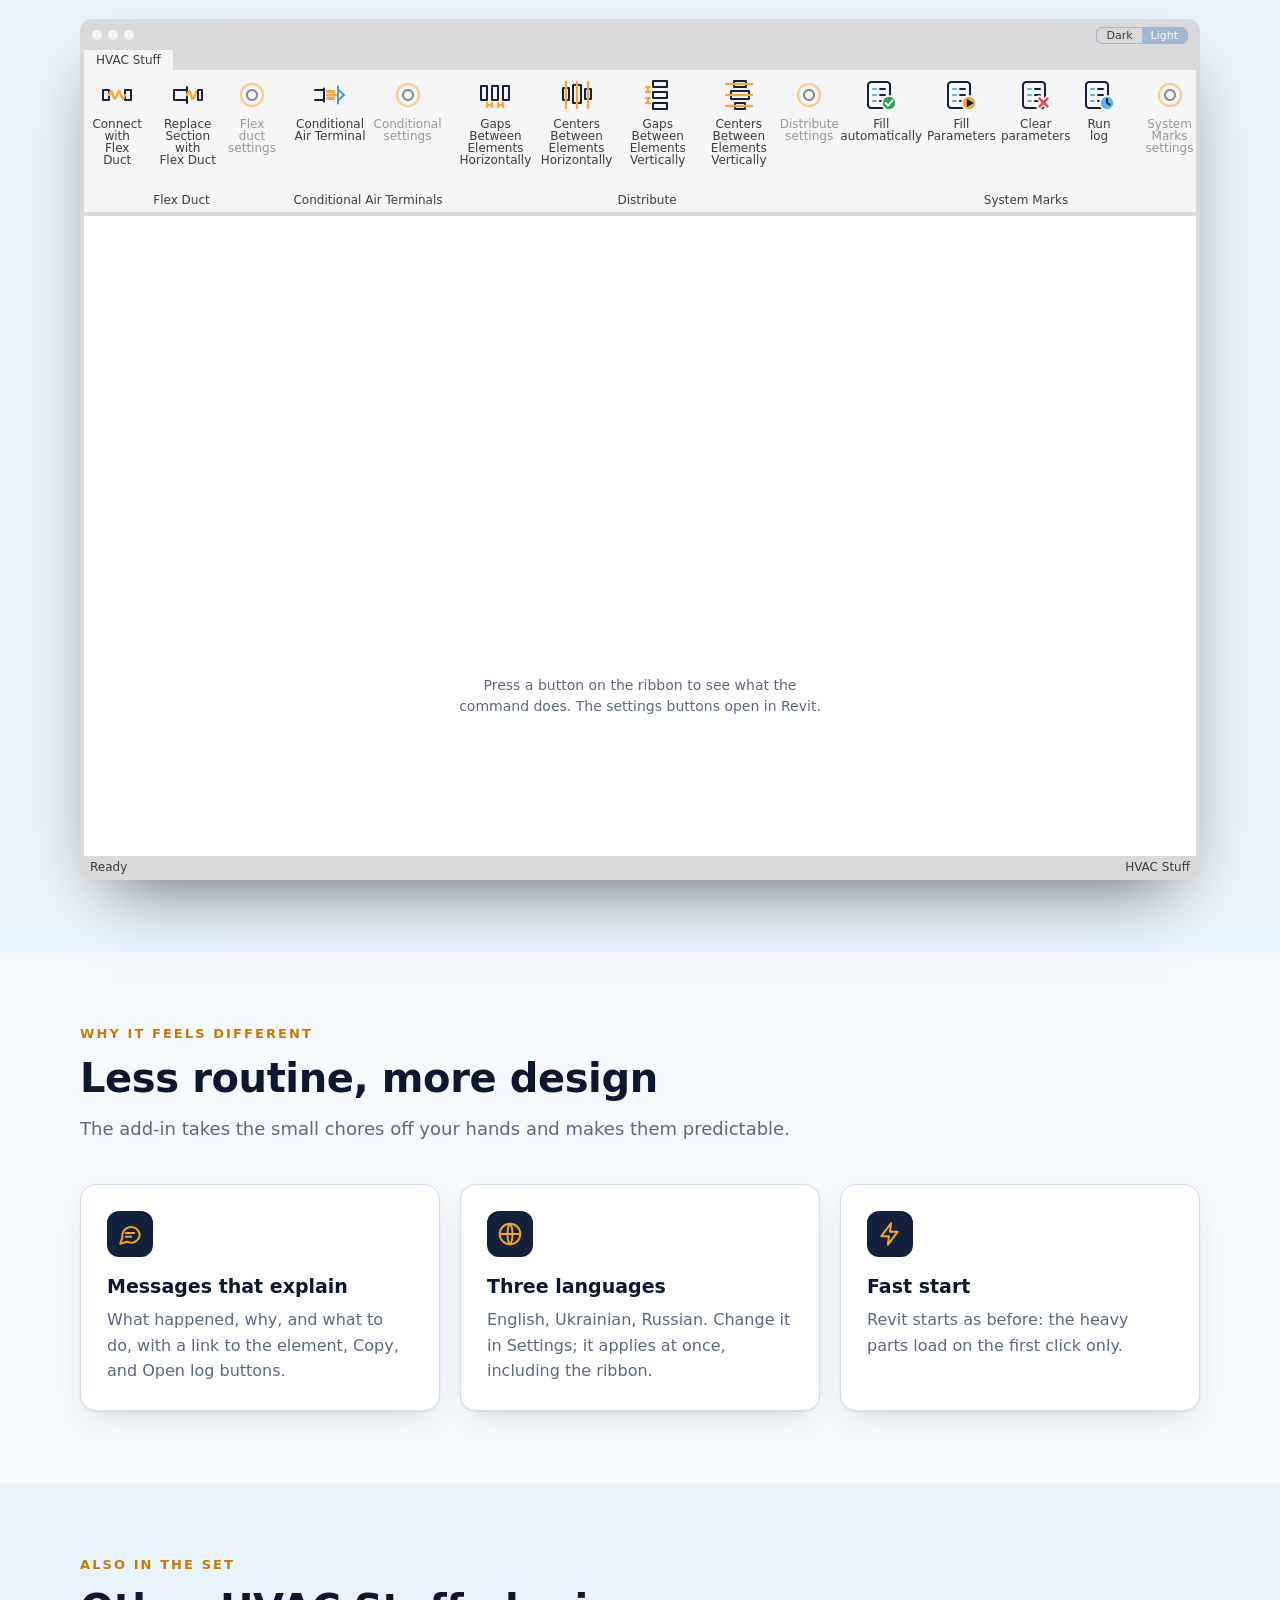
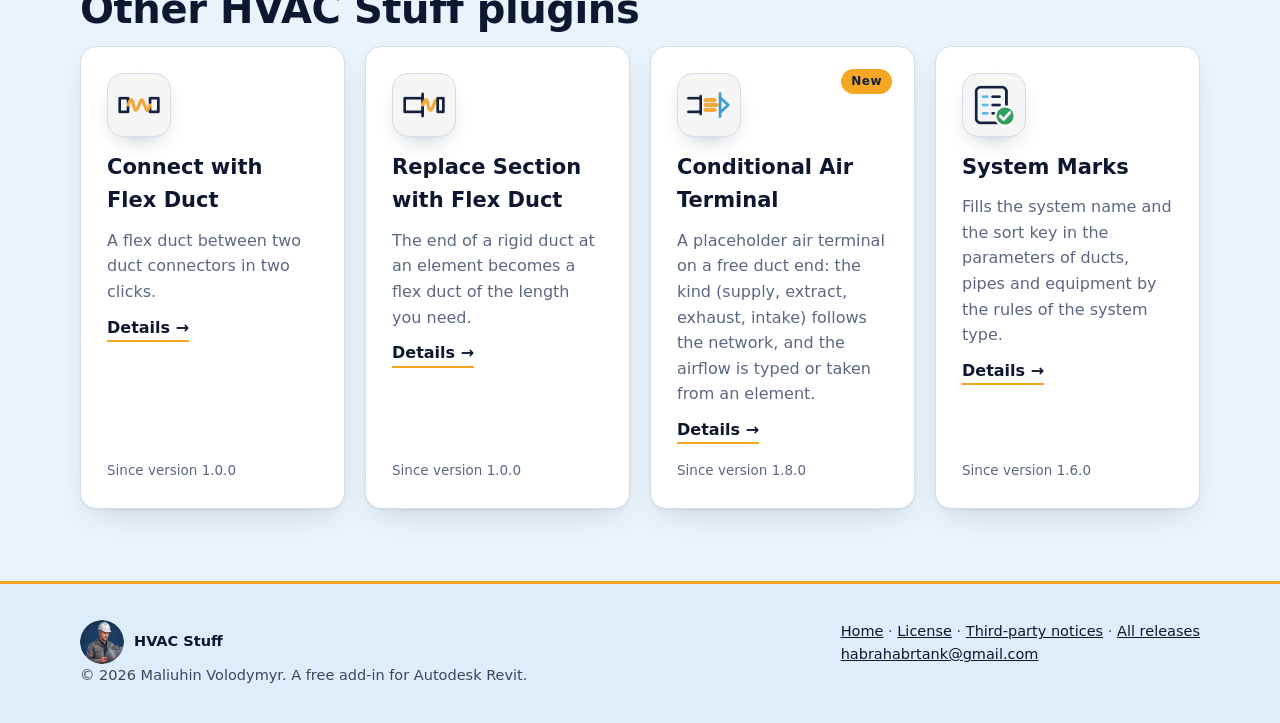
<file: docs/distribute.html>
<!doctype html>
<html lang="uk">
<head>
<meta charset="utf-8">
<meta name="viewport" content="width=device-width, initial-scale=1">
<meta name="robots" content="noindex, nofollow, noarchive, nosnippet, noimageindex">
<meta name="googlebot" content="noindex, nofollow, noarchive, nosnippet">
<title>Distribute — HVAC Stuff</title>
<meta name="description" content="Distribute — a free Revit plugin that spreads the selected elements evenly between two borders: equal gaps or equal steps between centers.">
<meta name="theme-color" content="#DDEEFA">
<link rel="icon" type="image/png" sizes="32x32" href="img/favicon-32.png">
<link rel="icon" type="image/png" sizes="64x64" href="img/favicon-64.png">
<link rel="apple-touch-icon" href="img/apple-touch-icon.png">
<script>(function () { try { var t = localStorage.getItem("hvac-theme"); if (t === "light" || t === "dark") document.documentElement.setAttribute("data-theme", t); } catch (e) {} })();</script>
<link rel="stylesheet" href="site.css">
<link rel="stylesheet" href="plugin.css">
<link rel="stylesheet" href="ribbon.css">
</head>
<body>
<header id="siteNav"></header>

<main>
<section class="hero">
  <div class="wrap">
    <p class="eyebrow" data-i18n="pg.eyebrow"></p>
    <h1 data-i18n-html="pg.title"></h1>
    <p class="sub" data-i18n="pg.sub"></p>
    <div class="cta">
      <a class="btn" href="index.html#install" data-i18n="nav.install"></a>
      <a class="btn ghost" href="#try" data-i18n="rb.eyebrow"></a>
    </div>
    <div class="meta">
      <span class="chip">Revit 2023–2027</span>
      <span class="chip"><span data-i18n="hero.version"></span> <b class="verx">1.9.0</b></span>
      <span class="chip" data-i18n="hero.free"></span>
      <span class="chip">UA · EN · RU</span>
    </div>
  </div>
</section>

<section id="what">
  <div class="wrap">
    <p class="eyebrow" data-i18n="what.eyebrow"></p>
    <h2 data-i18n="what.title"></h2>
    <p class="lead" data-i18n="what.lead"></p>
    <div class="cmd">
      <div>
        <h3 data-i18n="dist.name"></h3>
        <p data-i18n="dist.p" style="color:var(--muted);margin:0"></p>
        <ul>
          <li data-i18n="dist.l1"></li><li data-i18n="dist.l2"></li><li data-i18n="dist.l3"></li><li data-i18n="dist.l4"></li>
        </ul>
        <div class="btns"><span data-i18n="man.pdf"></span><span class="pdfs" data-pdf="Distribute"></span></div>
      </div>
      <div class="demo-box"><div class="scene-host" data-scene="dhg"></div></div>
    </div>
  </div>
</section>

<section class="alt" id="try">
  <div class="wrap">
    <p class="eyebrow" data-i18n="rb.eyebrow"></p>
    <h2 data-i18n="rb.title"></h2>
    <p class="lead" data-i18n="rb.lead"></p>
    <div id="revit-mount" data-start="dhg"></div>
  </div>
</section>

<section id="features">
  <div class="wrap">
    <p class="eyebrow" data-i18n="feat.eyebrow"></p>
    <h2 data-i18n="feat.title"></h2>
    <p class="lead" data-i18n="feat.lead"></p>
    <div class="grid3" data-feat="f3 f5 f6"></div>
  </div>
</section>

<section class="alt" id="more">
  <div class="wrap">
    <p class="eyebrow" data-i18n="more.eyebrow"></p>
    <h2 data-i18n="more.title"></h2>
    <div class="plugs" data-plugs data-exclude="dist"></div>
  </div>
</section>
</main>

<footer id="siteFoot"></footer>

<script>
window.HVAC_PAGE = { key: "dist", title: "dist.name", T: {
  "uk": {
    "pg.eyebrow": "Revit · Плагін · Distribute",
    "pg.title": "Рівномірний розподіл елементів — <em>два кліки по межах</em>",
    "pg.sub": "Інструмент розподіляє вибрані елементи по горизонталі й по вертикалі у двох режимах: рівні проміжки між двома межами та краями елементів, або рівні відстані між заданими межами й осями елементів.",
    "what.eyebrow": "Як це працює",
    "what.title": "Виділіть елементи й вкажіть дві межі",
    "what.lead": "Проміжки між краями або кроки між осями стають рівними. Усе — одним кроком скасування.",
    "dist.l1": "Чотири кнопки: горизонтальні й вертикальні проміжки, горизонтальні й вертикальні осі.",
    "dist.l2": "Межі вибираються наведенням, як конектори: грань, лінія креслення, стіна зв’язаної моделі чи вісь.",
    "dist.l3": "Shift — ставить розміри між елементами; Ctrl — вирівнює їх в одну лінію; Alt — вільні точки (підкладка PDF).",
    "dist.l4": "З’єднані елементи (бокс із дифузором) рухаються як один; усе — одним кроком скасування."
  },
  "en": {
    "pg.eyebrow": "Revit · Plugin · Distribute",
    "pg.title": "Spread elements evenly: <em>two clicks on the borders</em>",
    "pg.sub": "Distributes the selected elements horizontally and vertically in two modes: equal gaps between two borders and the element edges, or equal steps between the chosen borders and the element centers.",
    "what.eyebrow": "How it works",
    "what.title": "Select the elements and pick two borders",
    "what.lead": "The gaps between edges or the steps between centers become equal. Everything is one undo step.",
    "dist.l1": "Four buttons: horizontal and vertical gaps, horizontal and vertical centers.",
    "dist.l2": "Borders are picked by hovering, like connectors: a face, a drawing line, a linked-model wall or a grid.",
    "dist.l3": "Shift places dimensions between the elements; Ctrl aligns them in one line; Alt picks free points (a PDF underlay).",
    "dist.l4": "Joined elements (a box with its diffuser) move as one; everything is one undo step."
  },
  "ru": {
    "pg.eyebrow": "Revit · Плагин · Distribute",
    "pg.title": "Равномерное распределение элементов — <em>два клика по границам</em>",
    "pg.sub": "Распределяет выбранные элементы по горизонтали и вертикали в двух режимах: равные промежутки между двумя границами и краями элементов, либо равные шаги между заданными границами и осями элементов.",
    "what.eyebrow": "Как это работает",
    "what.title": "Выделите элементы и укажите две границы",
    "what.lead": "Зазоры между краями или шаги между осями становятся равными. Всё — одним шагом отмены.",
    "dist.l1": "Четыре кнопки: горизонтальные и вертикальные зазоры, горизонтальные и вертикальные оси.",
    "dist.l2": "Границы выбираются наведением, как коннекторы: грань, линия чертежа, стена связанной модели или ось.",
    "dist.l3": "Shift — ставит размеры между элементами; Ctrl — выравнивает их в одну линию; Alt — свободные точки (подложка PDF).",
    "dist.l4": "Соединённые элементы (бокс с диффузором) двигаются как один; всё — одним шагом отмены."
  }
} };
</script>
<script src="site.js"></script>
<script src="ribbon-data.js"></script>
<script src="scenes.js"></script>
<script src="plugin.js"></script>
<script src="ribbon.js"></script>
</body>
</html>
</file>
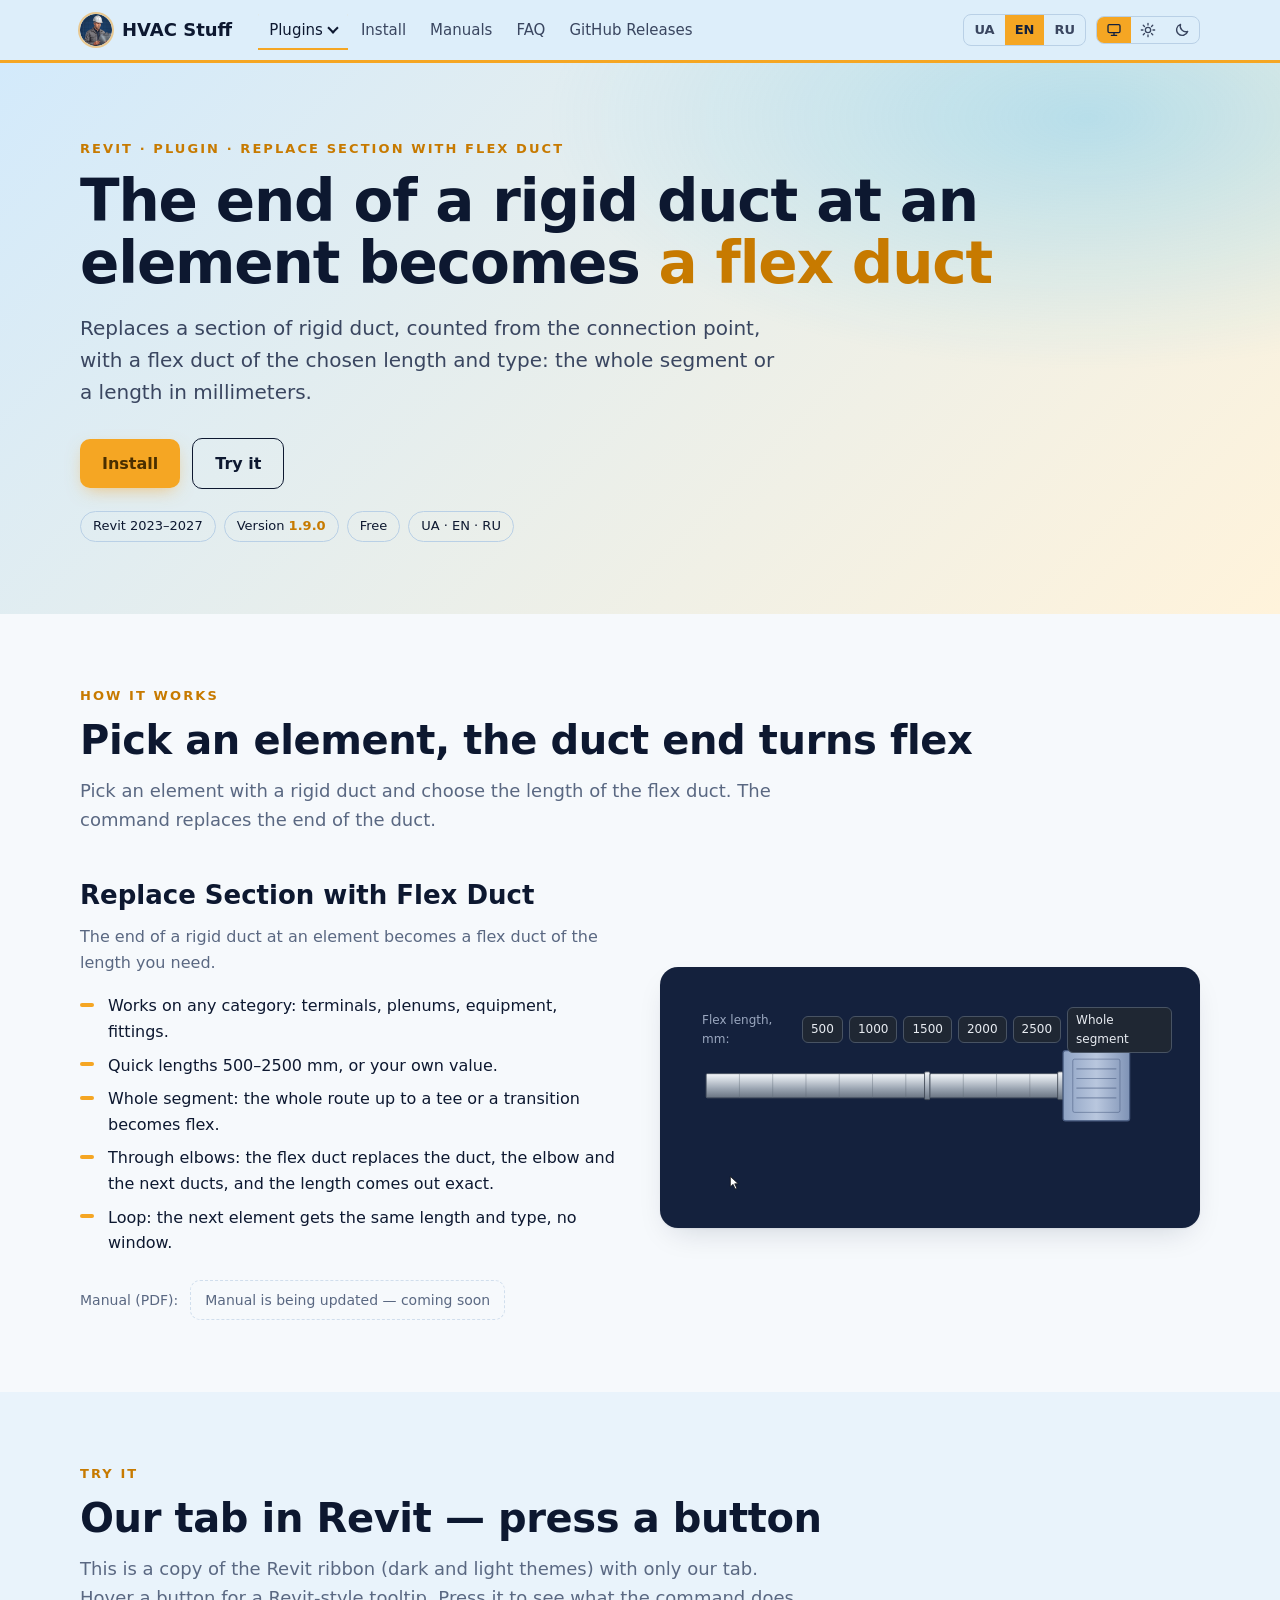
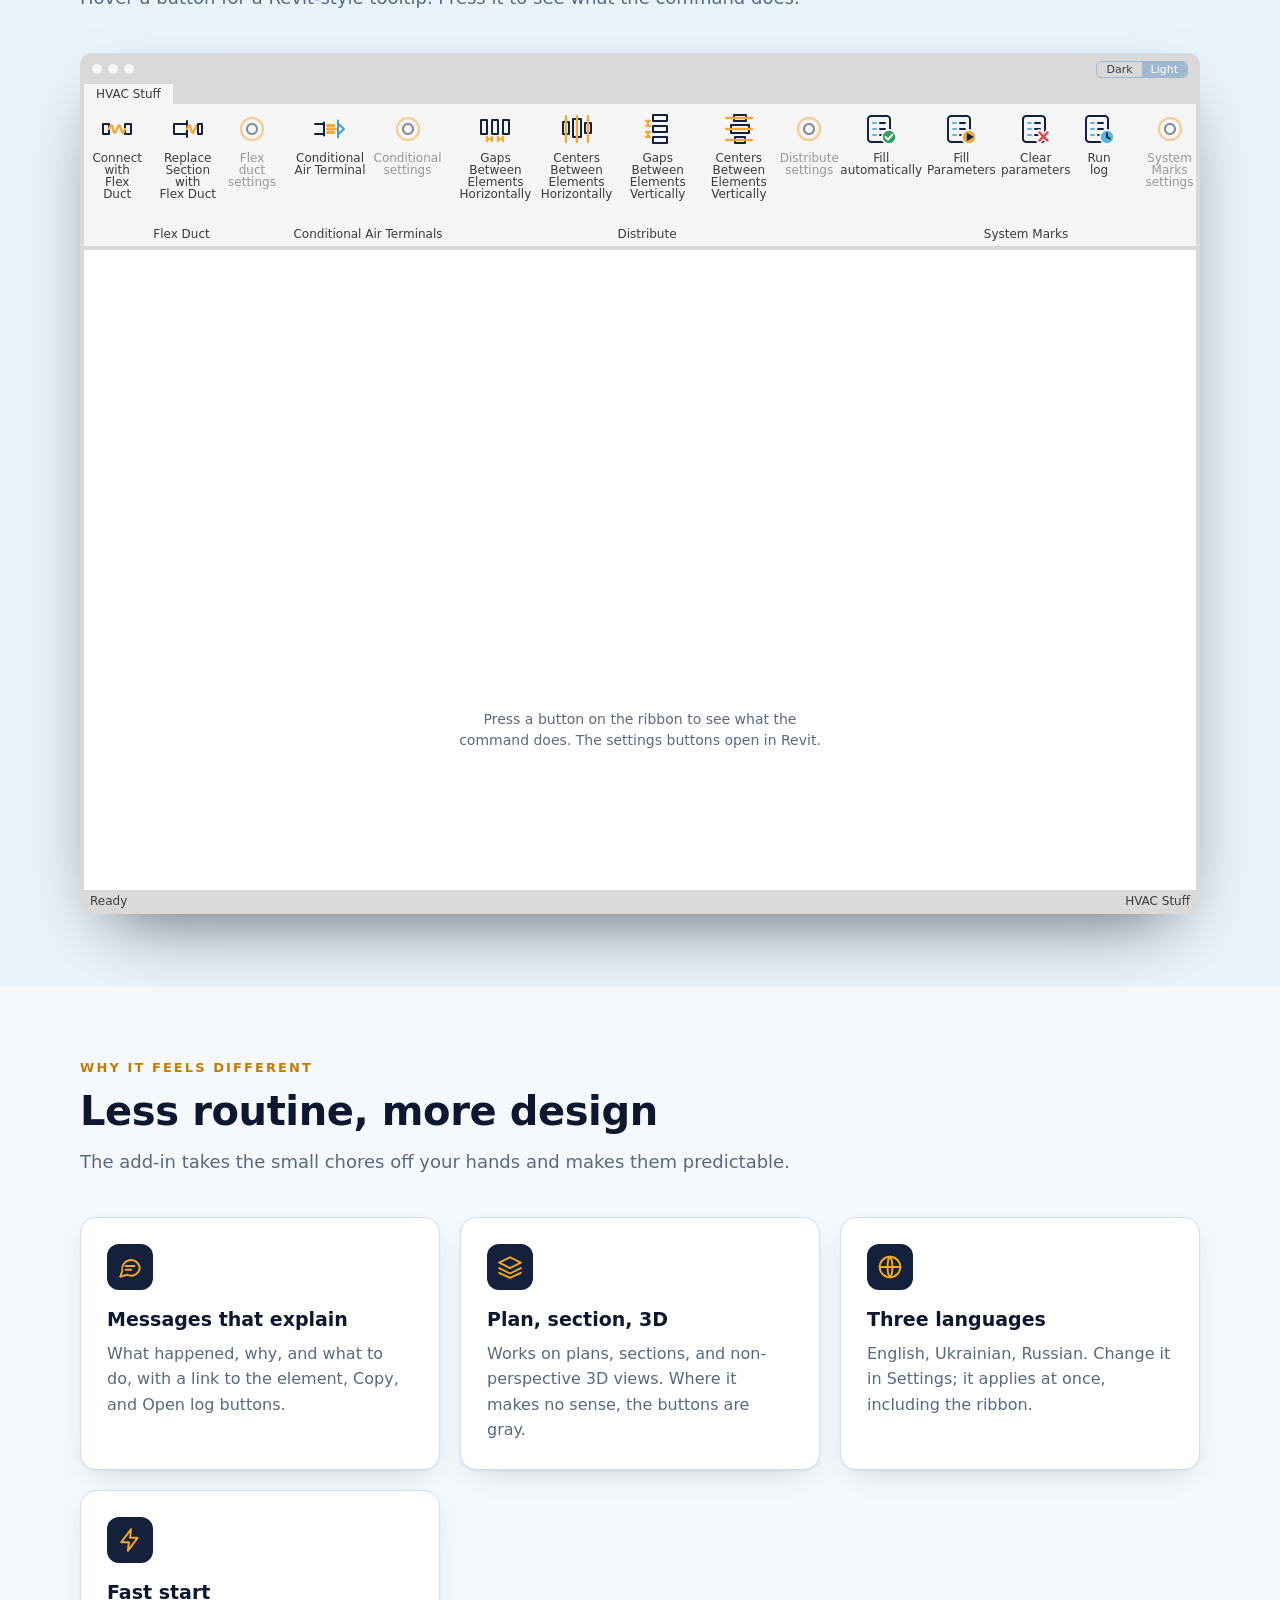
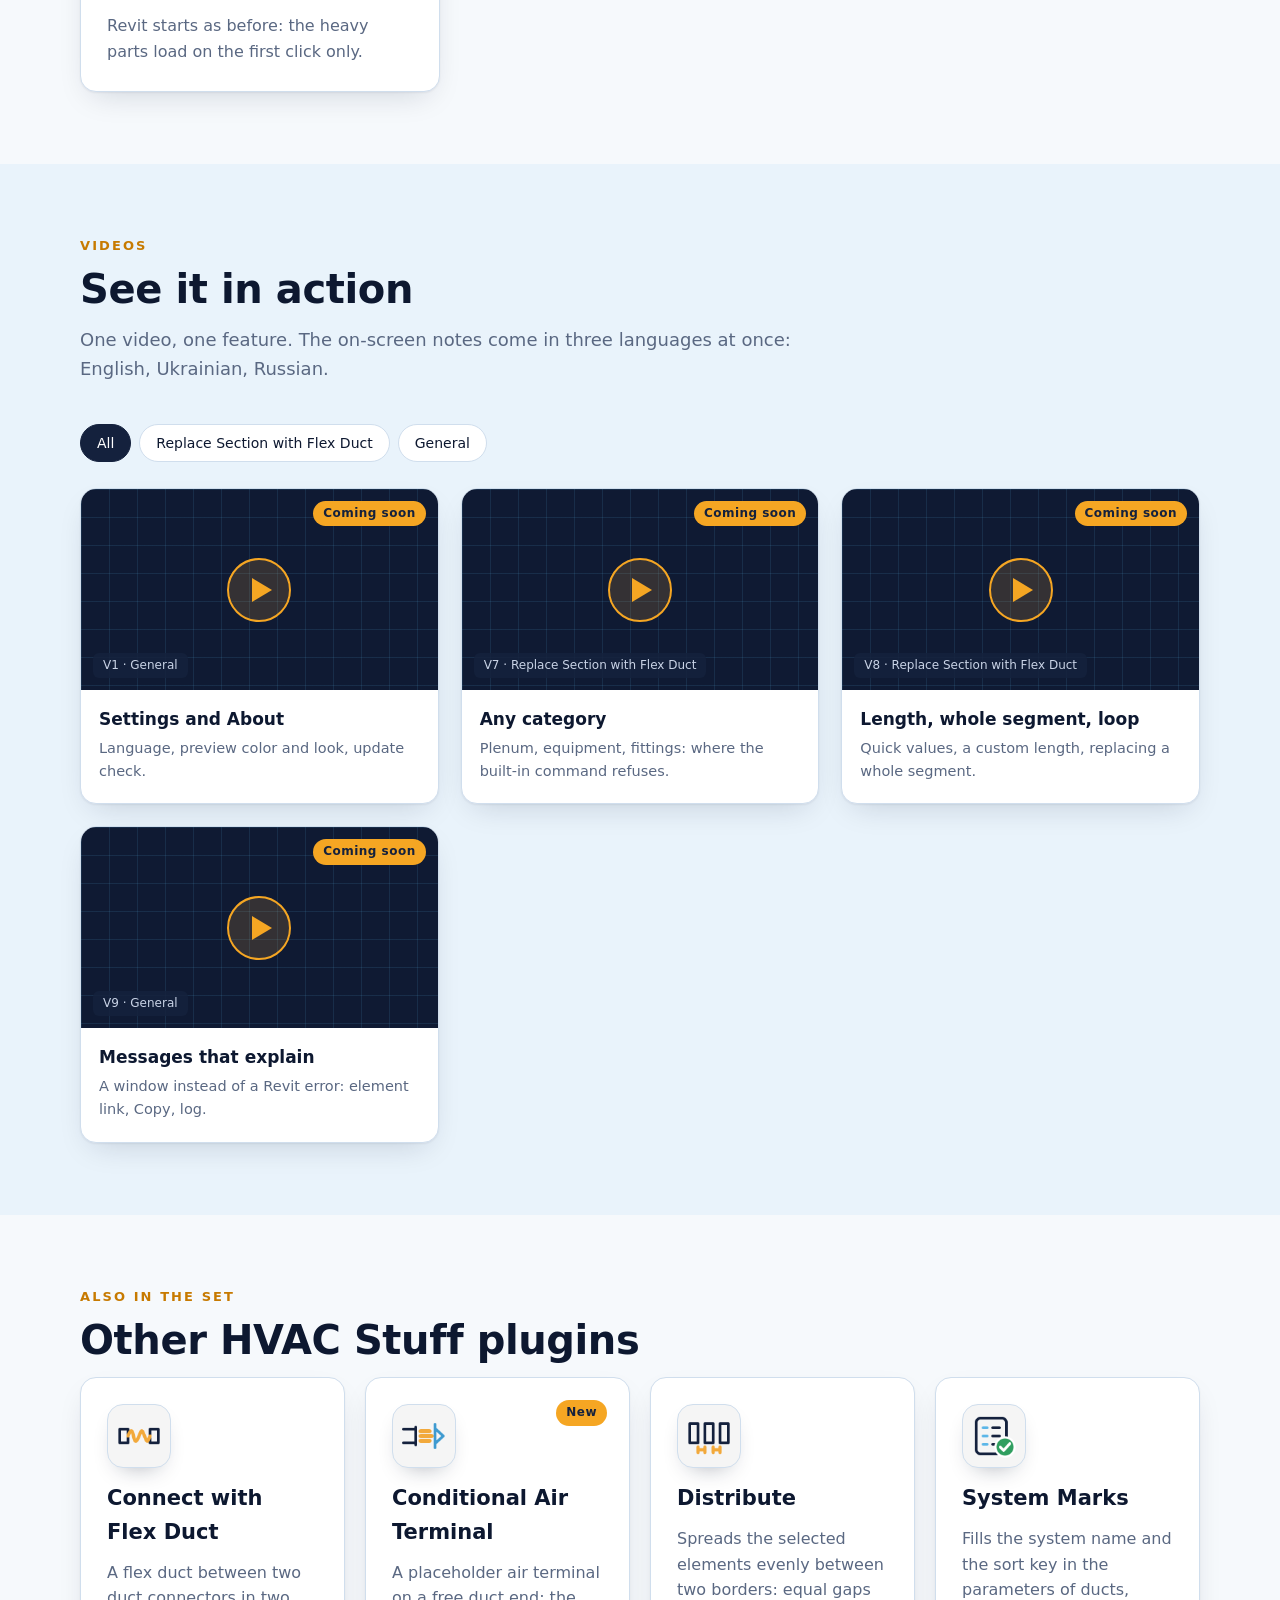
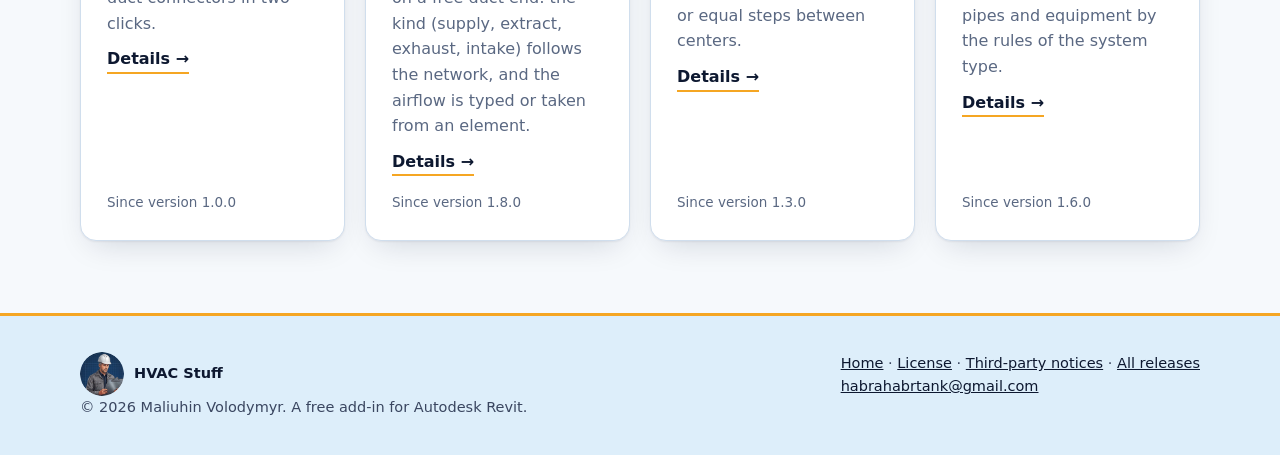
<file: docs/flextail.html>
<!doctype html>
<html lang="uk">
<head>
<meta charset="utf-8">
<meta name="viewport" content="width=device-width, initial-scale=1">
<meta name="robots" content="noindex, nofollow, noarchive, nosnippet, noimageindex">
<meta name="googlebot" content="noindex, nofollow, noarchive, nosnippet">
<title>Replace Section with Flex Duct — HVAC Stuff</title>
<meta name="description" content="Replace Section with Flex Duct — a free Revit plugin: the end of a rigid duct at an element becomes a flex duct of the length you need.">
<meta name="theme-color" content="#DDEEFA">
<link rel="icon" type="image/png" sizes="32x32" href="img/favicon-32.png">
<link rel="icon" type="image/png" sizes="64x64" href="img/favicon-64.png">
<link rel="apple-touch-icon" href="img/apple-touch-icon.png">
<script>(function () { try { var t = localStorage.getItem("hvac-theme"); if (t === "light" || t === "dark") document.documentElement.setAttribute("data-theme", t); } catch (e) {} })();</script>
<link rel="stylesheet" href="site.css">
<link rel="stylesheet" href="plugin.css">
<link rel="stylesheet" href="ribbon.css">
</head>
<body>
<header id="siteNav"></header>

<main>
<section class="hero">
  <div class="wrap">
    <p class="eyebrow" data-i18n="pg.eyebrow"></p>
    <h1 data-i18n-html="pg.title"></h1>
    <p class="sub" data-i18n="pg.sub"></p>
    <div class="cta">
      <a class="btn" href="index.html#install" data-i18n="nav.install"></a>
      <a class="btn ghost" href="#try" data-i18n="rb.eyebrow"></a>
    </div>
    <div class="meta">
      <span class="chip">Revit 2023–2027</span>
      <span class="chip"><span data-i18n="hero.version"></span> <b class="verx">1.9.0</b></span>
      <span class="chip" data-i18n="hero.free"></span>
      <span class="chip">UA · EN · RU</span>
    </div>
  </div>
</section>

<section id="what">
  <div class="wrap">
    <p class="eyebrow" data-i18n="what.eyebrow"></p>
    <h2 data-i18n="what.title"></h2>
    <p class="lead" data-i18n="what.lead"></p>
    <div class="cmd">
      <div>
        <h3 data-i18n="ft.name"></h3>
        <p data-i18n="ft.p" style="color:var(--muted);margin:0"></p>
        <ul>
          <li data-i18n="ft.l1"></li><li data-i18n="ft.l2"></li><li data-i18n="ft.l3"></li><li data-i18n="ft.l5"></li><li data-i18n="ft.l4"></li>
        </ul>
        <div class="btns"><span data-i18n="man.pdf"></span><span class="pdfs" data-pdf="FlexTail"></span></div>
      </div>
      <div class="demo-box"><div class="scene-host" data-scene="ft"></div></div>
    </div>
  </div>
</section>

<section class="alt" id="try">
  <div class="wrap">
    <p class="eyebrow" data-i18n="rb.eyebrow"></p>
    <h2 data-i18n="rb.title"></h2>
    <p class="lead" data-i18n="rb.lead"></p>
    <div id="revit-mount" data-start="ft"></div>
  </div>
</section>

<section id="features">
  <div class="wrap">
    <p class="eyebrow" data-i18n="feat.eyebrow"></p>
    <h2 data-i18n="feat.title"></h2>
    <p class="lead" data-i18n="feat.lead"></p>
    <div class="grid3" data-feat="f3 f4 f5 f6"></div>
  </div>
</section>

<section class="alt" id="videos">
  <div class="wrap">
    <p class="eyebrow" data-i18n="vid.eyebrow"></p>
    <h2 data-i18n="vid.title"></h2>
    <p class="lead" data-i18n="vid.lead"></p>
    <div class="tabs" id="vtabs" role="group"></div>
    <div class="vids" id="vids" data-groups="ft,common"></div>
  </div>
</section>

<section id="more">
  <div class="wrap">
    <p class="eyebrow" data-i18n="more.eyebrow"></p>
    <h2 data-i18n="more.title"></h2>
    <div class="plugs" data-plugs data-exclude="ft"></div>
  </div>
</section>
</main>

<footer id="siteFoot"></footer>

<script>
window.HVAC_PAGE = { key: "ft", title: "ft.name", T: {
  "uk": {
    "pg.eyebrow": "Revit · Плагін · Replace Section with Flex Duct",
    "pg.title": "Кінець жорсткого повітропроводу біля елемента стає <em>гофрою</em>",
    "pg.sub": "Інструмент замінює ділянку жорсткого повітропроводу від точки підключення на гнучкий повітропровід заданої довжини й заданого типу: цілим відрізком або вказаною довжиною в міліметрах.",
    "what.eyebrow": "Як це працює",
    "what.title": "Виберіть елемент — кінець повітропроводу гнучкий",
    "what.lead": "Вкажіть елемент із жорстким повітропроводом, оберіть довжину гофри. Команда замінює кінець повітропроводу.",
    "ft.l1": "Працює на будь-яких категоріях: розподільники, камери, обладнання, деталі.",
    "ft.l2": "Швидкі значення 500–2500 мм або своя довжина.",
    "ft.l3": "«Вся ділянка» — уся траса до трійника чи переходу стає гнучкою.",
    "ft.l5": "Через відводи: гофра замінює повітропровід, відвід і наступні повітропроводи, а довжина виходить точною.",
    "ft.l4": "Цикл: наступний елемент з тією ж довжиною й типом — без вікна."
  },
  "en": {
    "pg.eyebrow": "Revit · Plugin · Replace Section with Flex Duct",
    "pg.title": "The end of a rigid duct at an element becomes <em>a flex duct</em>",
    "pg.sub": "Replaces a section of rigid duct, counted from the connection point, with a flex duct of the chosen length and type: the whole segment or a length in millimeters.",
    "what.eyebrow": "How it works",
    "what.title": "Pick an element, the duct end turns flex",
    "what.lead": "Pick an element with a rigid duct and choose the length of the flex duct. The command replaces the end of the duct.",
    "ft.l1": "Works on any category: terminals, plenums, equipment, fittings.",
    "ft.l2": "Quick lengths 500–2500 mm, or your own value.",
    "ft.l3": "Whole segment: the whole route up to a tee or a transition becomes flex.",
    "ft.l5": "Through elbows: the flex duct replaces the duct, the elbow and the next ducts, and the length comes out exact.",
    "ft.l4": "Loop: the next element gets the same length and type, no window."
  },
  "ru": {
    "pg.eyebrow": "Revit · Плагин · Replace Section with Flex Duct",
    "pg.title": "Конец жёсткого воздуховода у элемента становится <em>гофрой</em>",
    "pg.sub": "Заменяет участок жёсткого воздуховода от точки подключения гибким воздуховодом заданной длины и типа: всем участком или длиной в миллиметрах.",
    "what.eyebrow": "Как это работает",
    "what.title": "Выберите элемент — конец воздуховода гибкий",
    "what.lead": "Укажите элемент с жёстким воздуховодом, выберите длину гофры. Команда заменяет конец воздуховода.",
    "ft.l1": "Работает на любых категориях: распределители, камеры, оборудование, соединительные детали.",
    "ft.l2": "Быстрые значения 500–2500 мм или своя длина.",
    "ft.l3": "«Весь участок» — вся трасса до тройника или перехода становится гибкой.",
    "ft.l5": "Через отводы: гофра заменяет воздуховод, отвод и следующие воздуховоды, а длина получается точной.",
    "ft.l4": "Цикл: следующий элемент с той же длиной и типом — без окна."
  }
} };
</script>
<script src="site.js"></script>
<script src="ribbon-data.js"></script>
<script src="scenes.js"></script>
<script src="plugin.js"></script>
<script src="ribbon.js"></script>
</body>
</html>
</file>
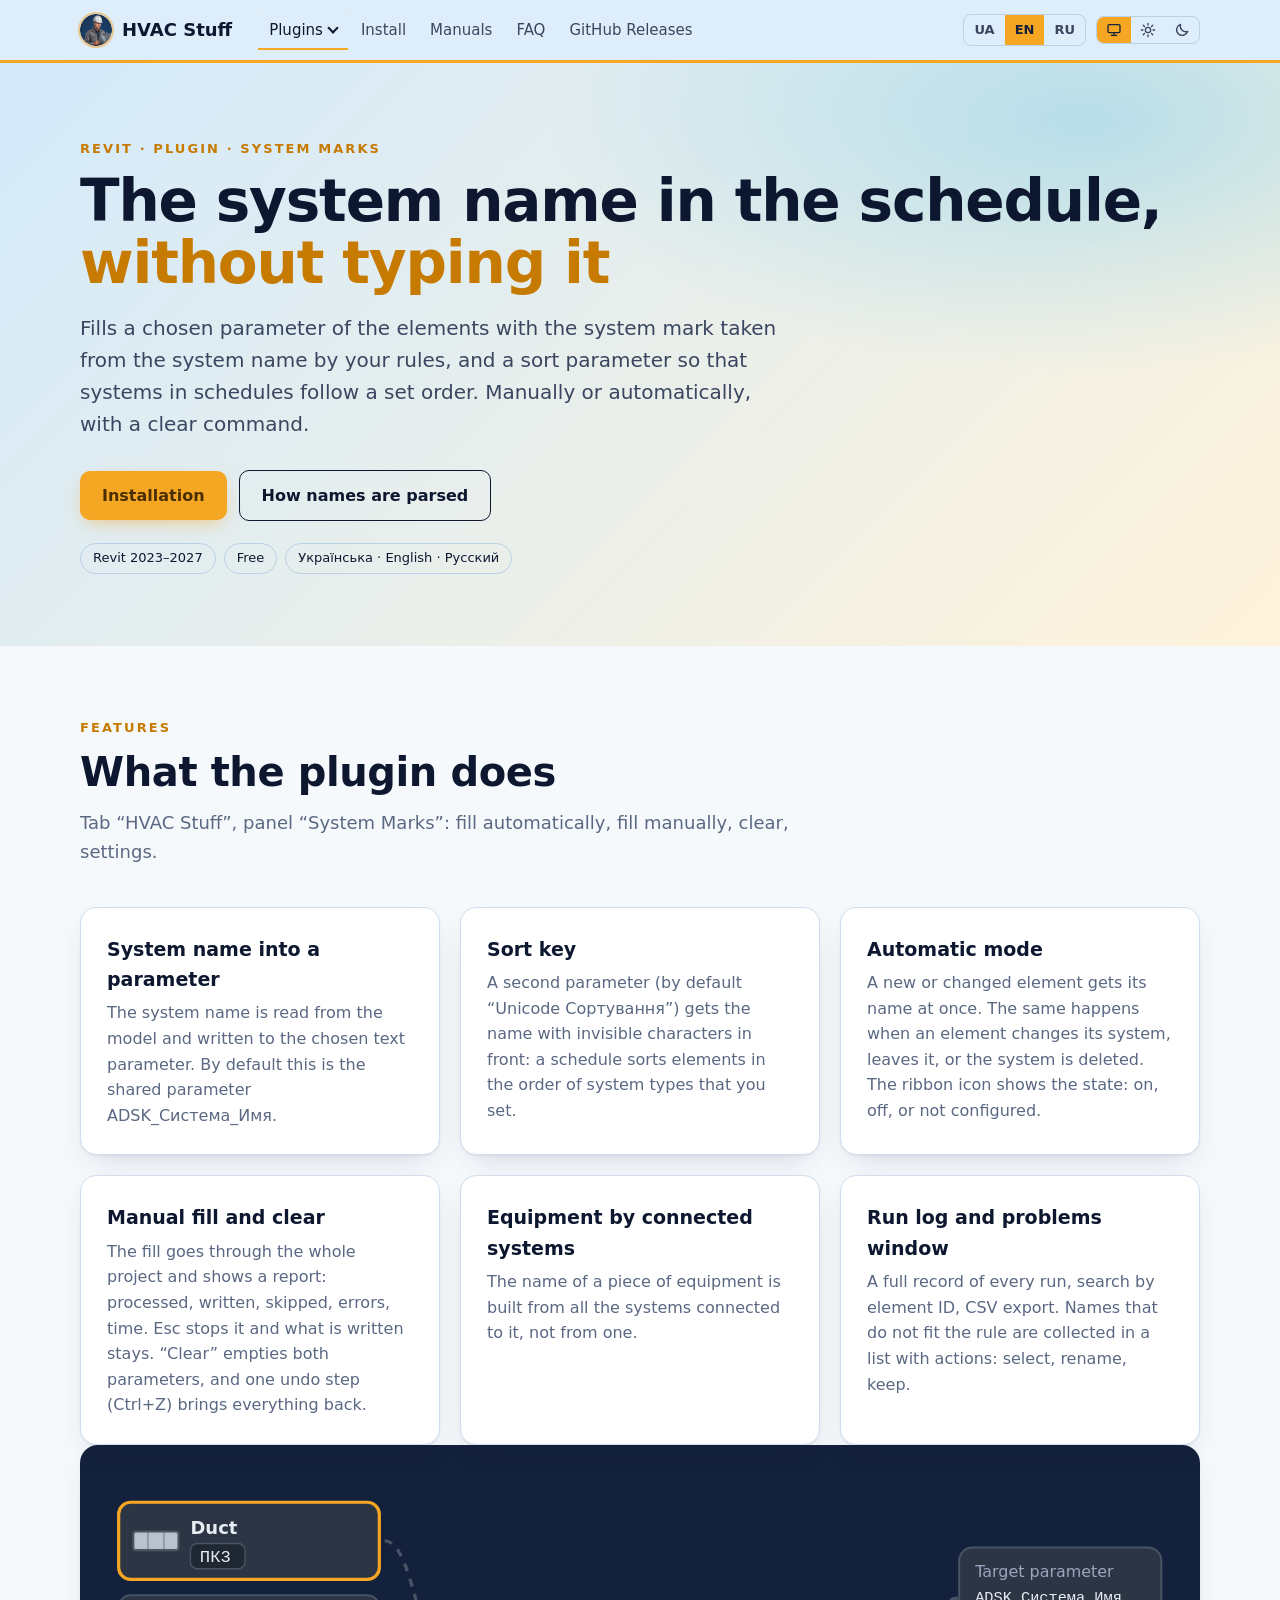
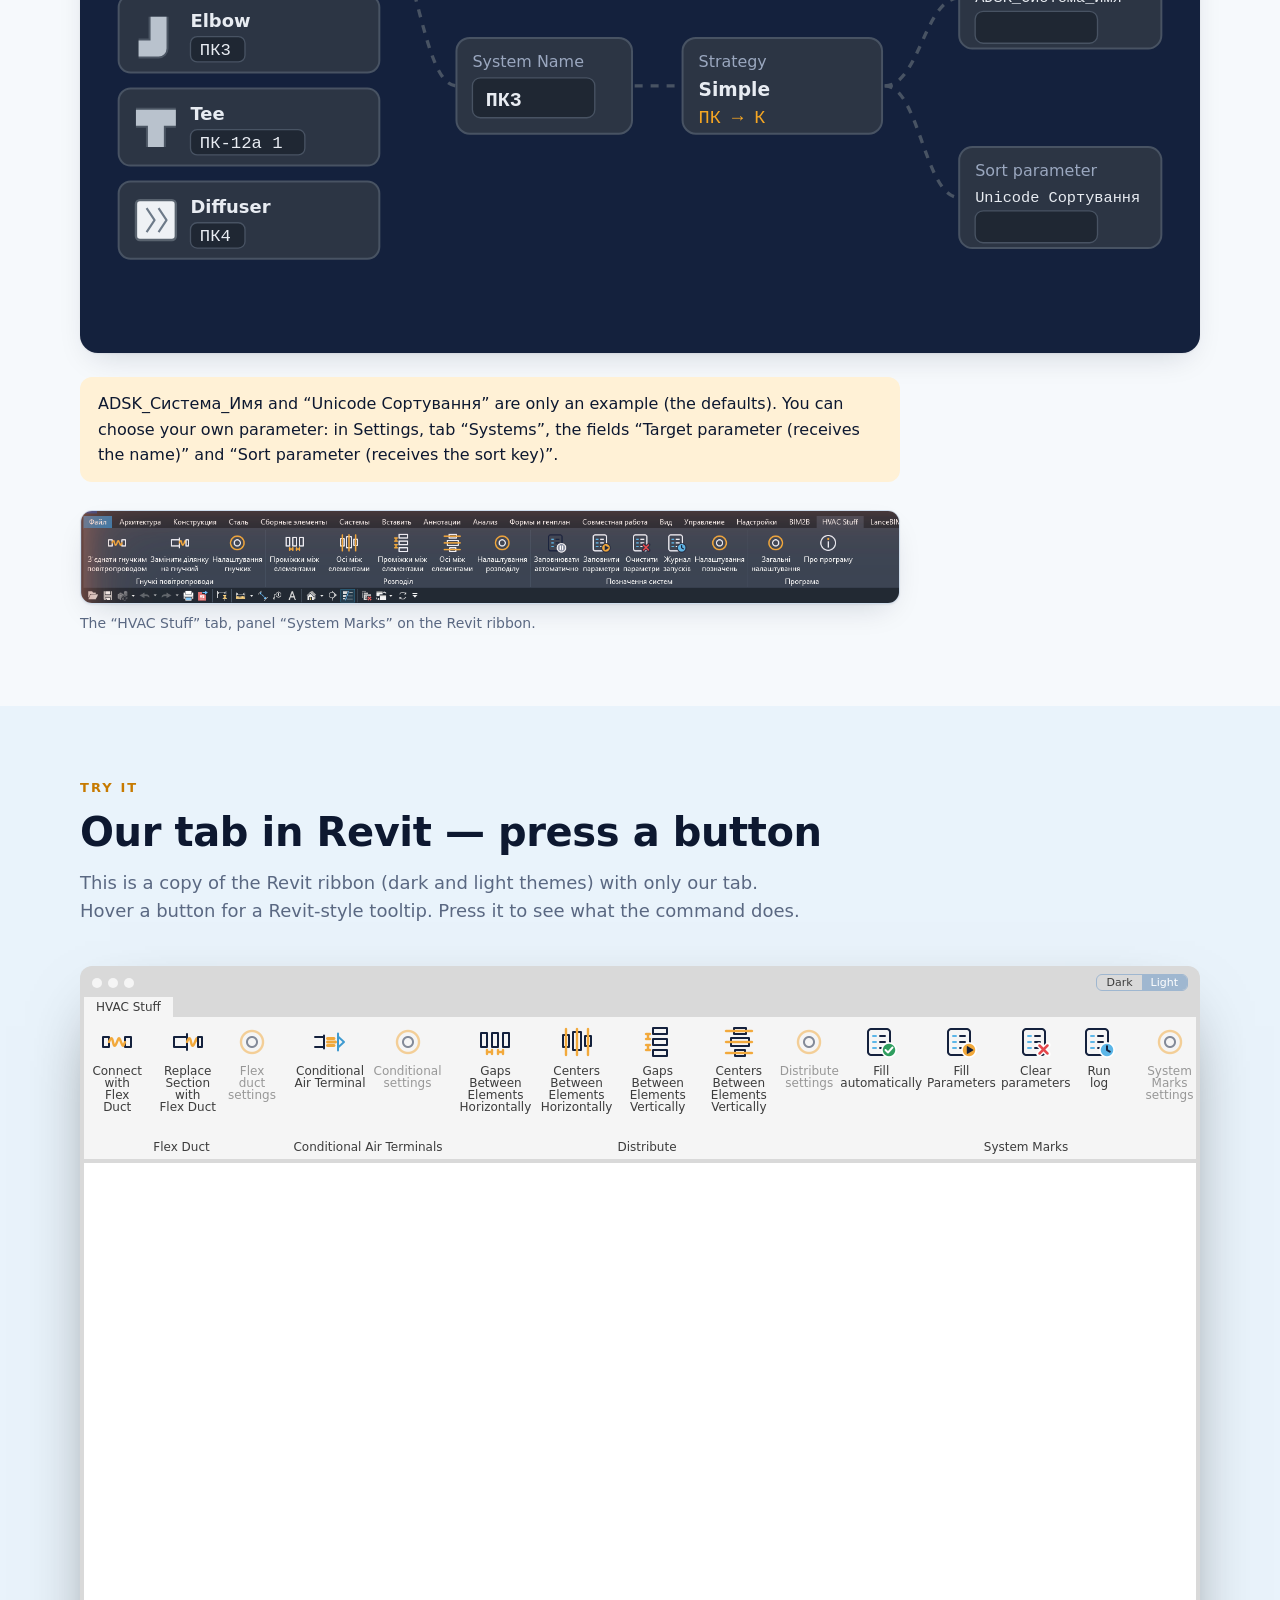
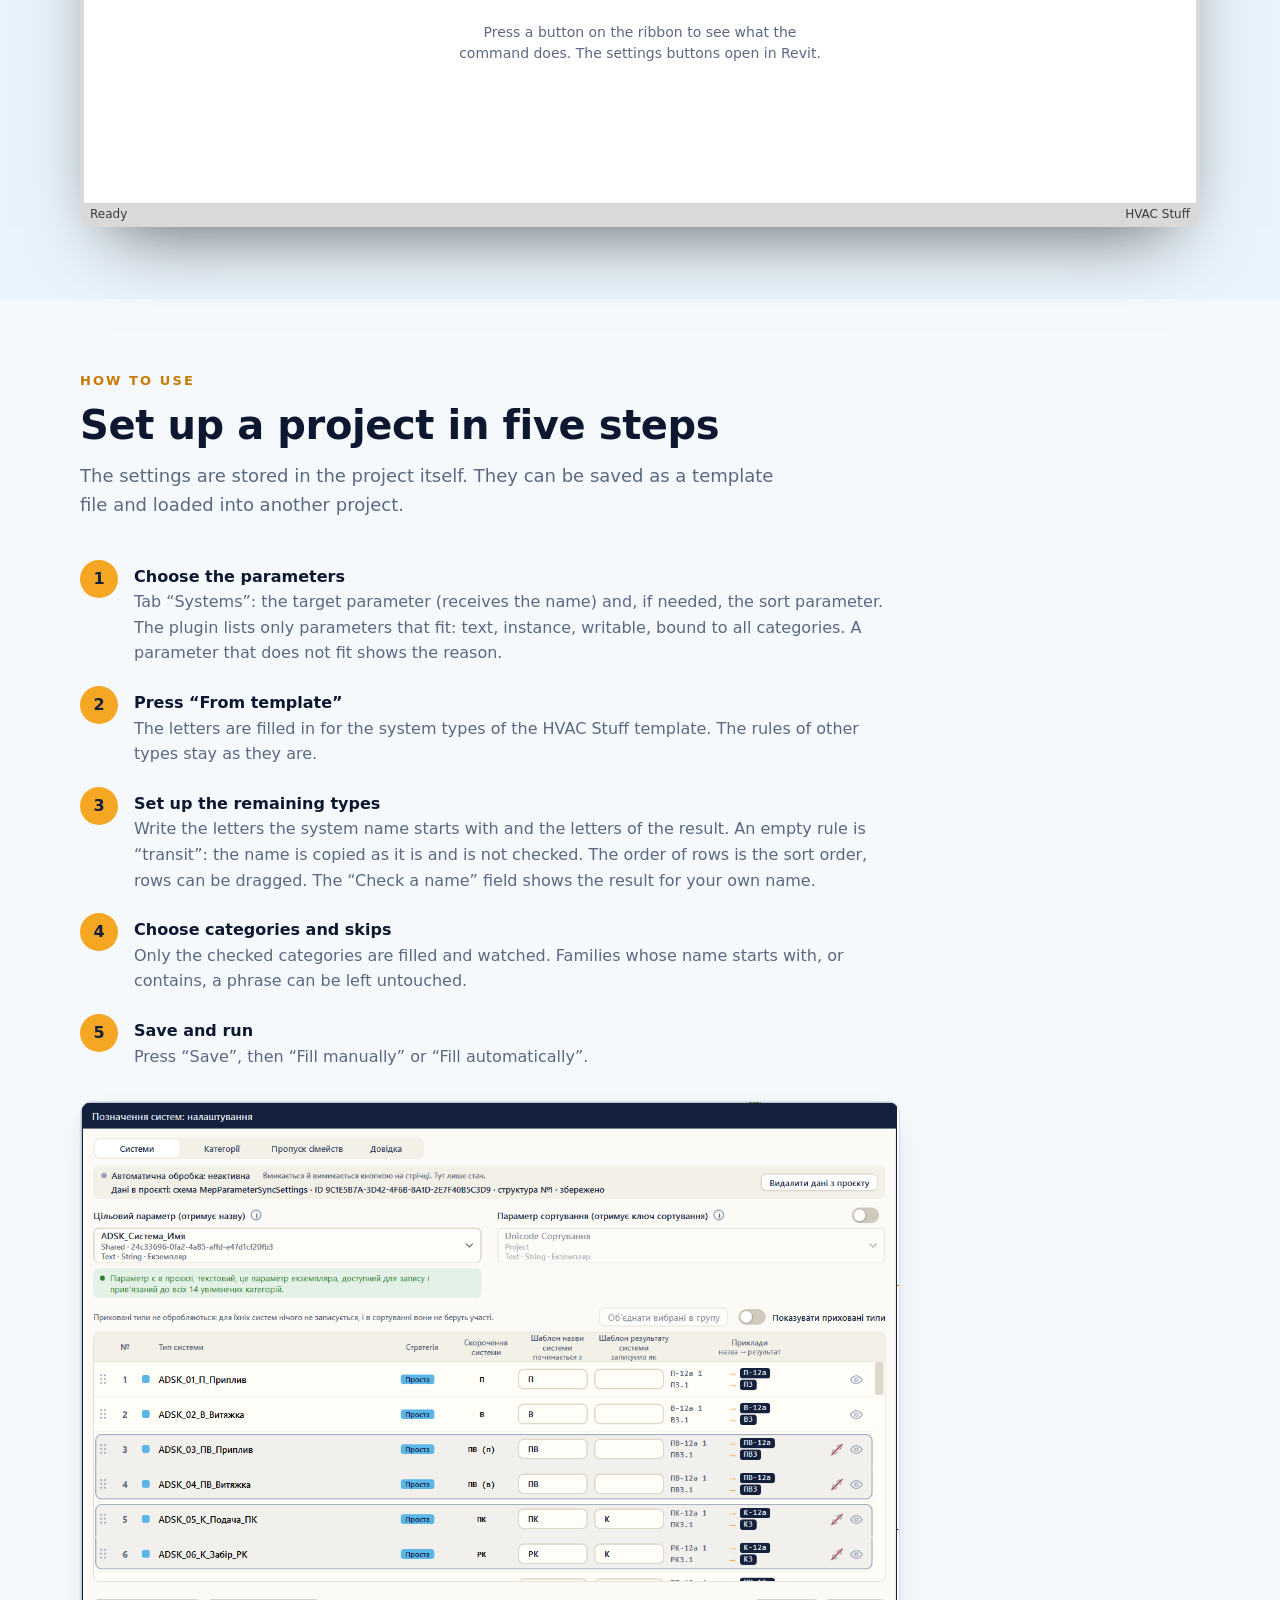
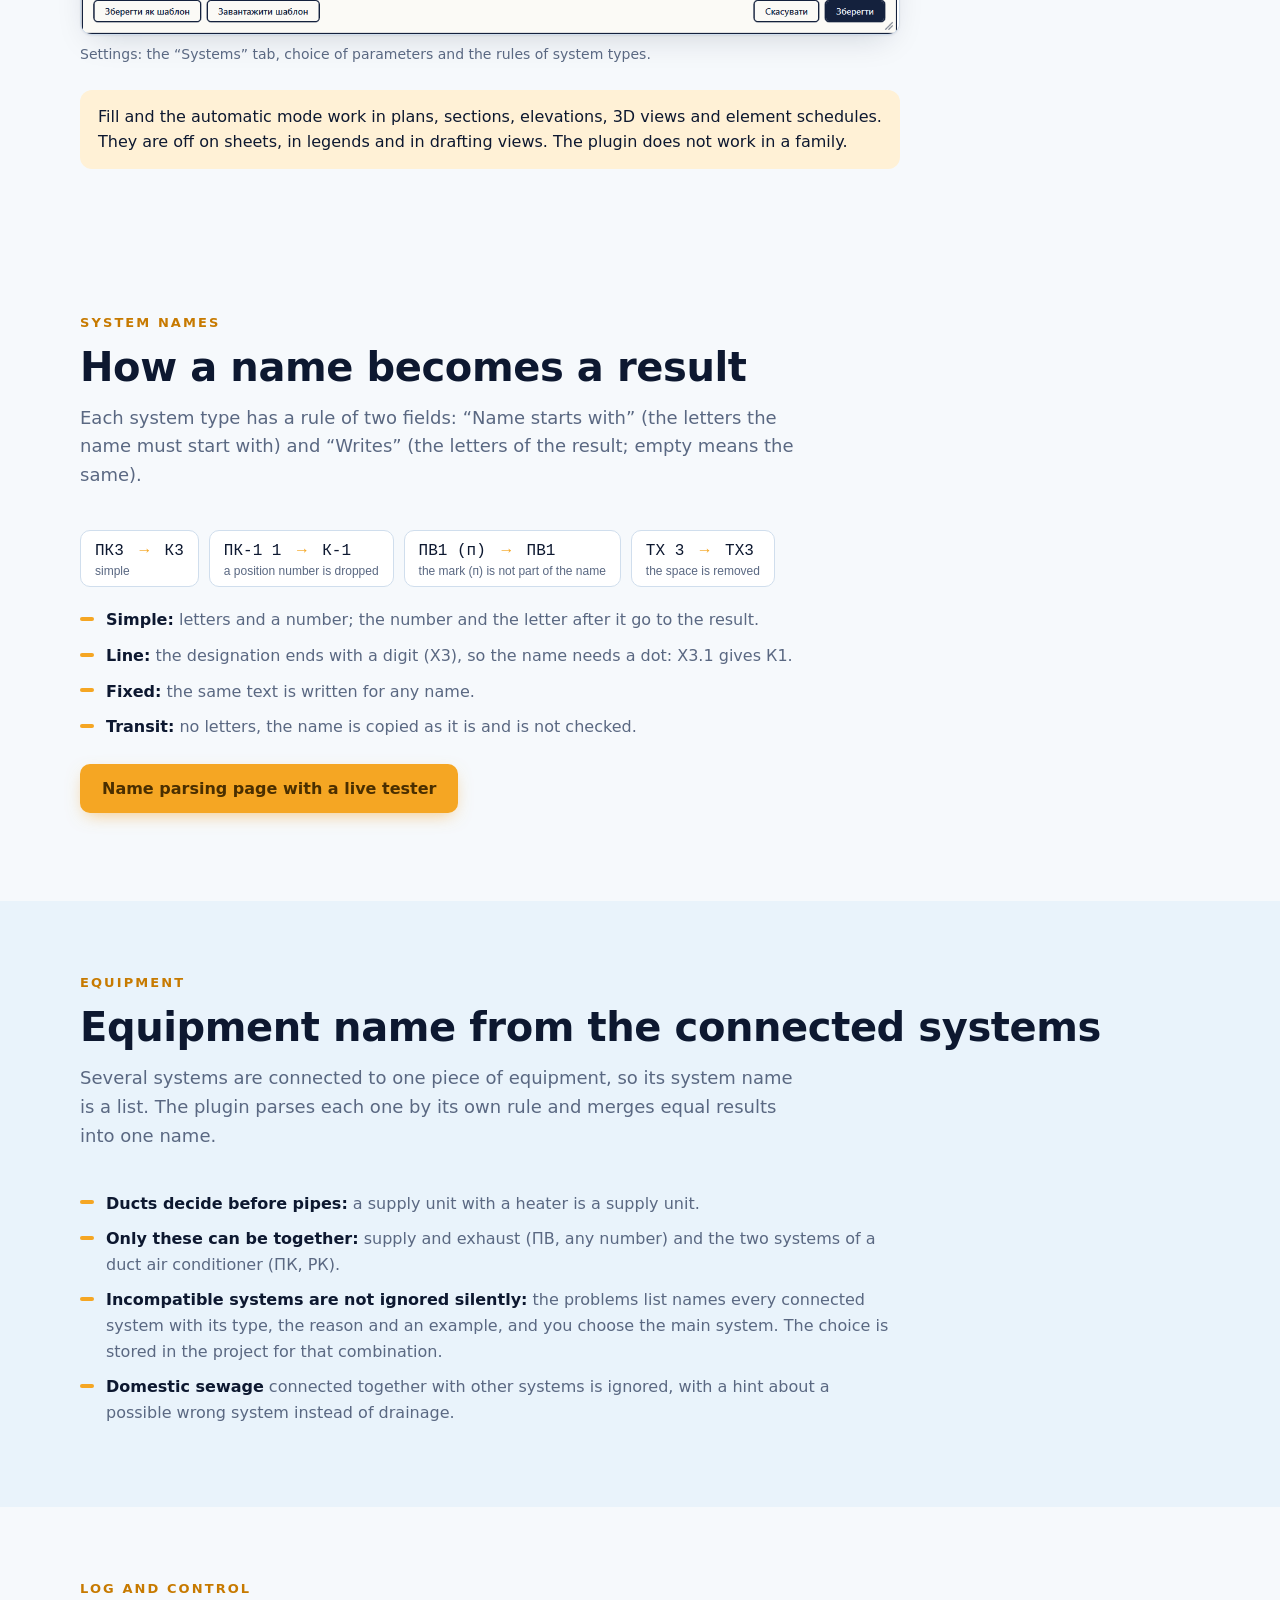
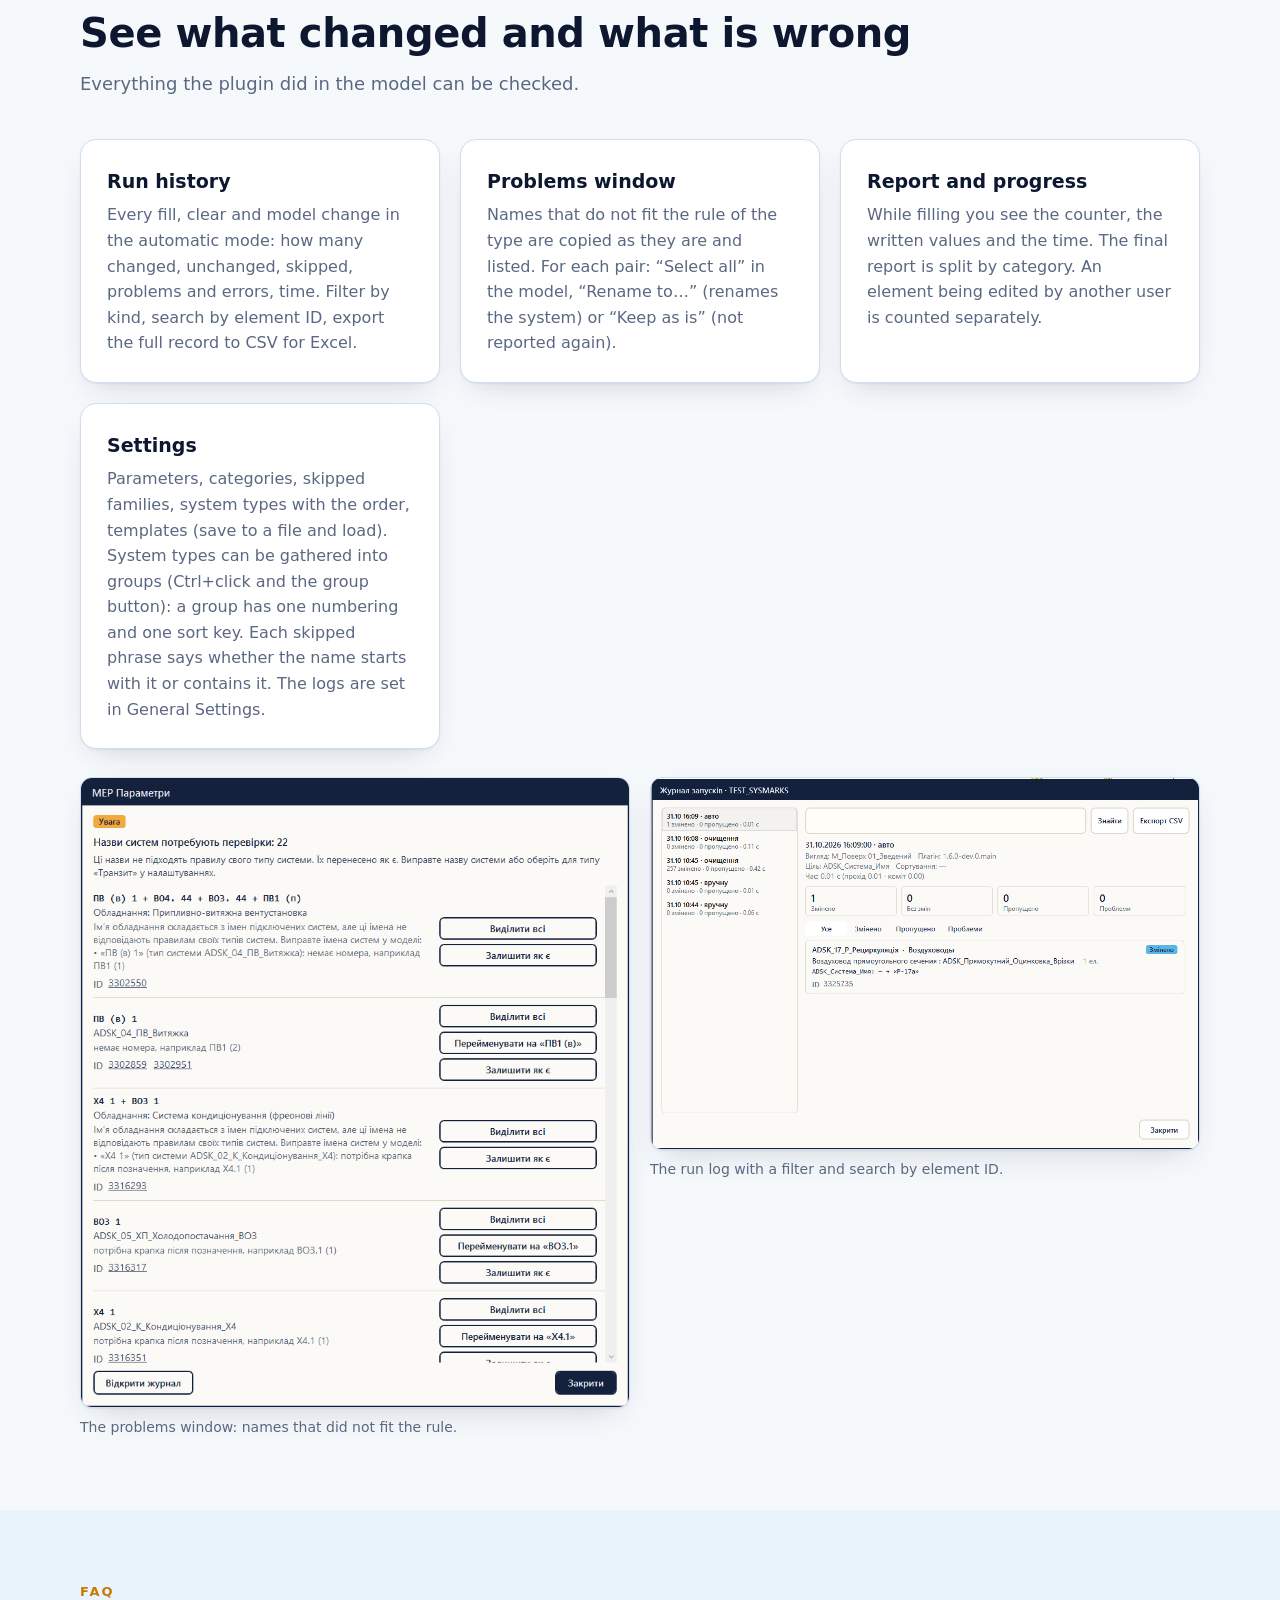
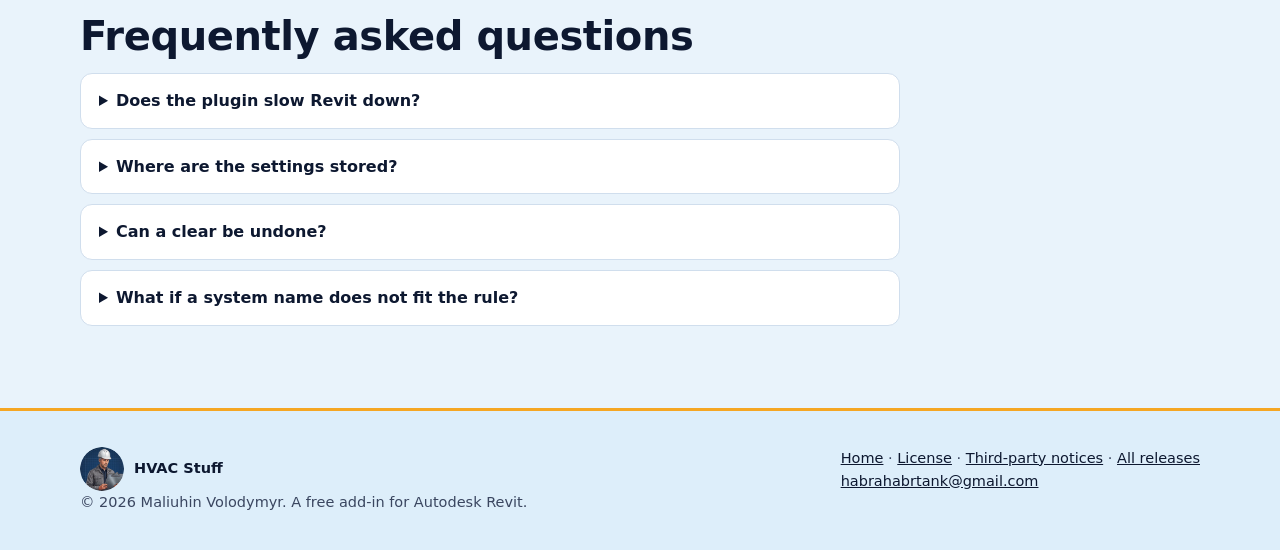
<file: docs/mep-parameter-sync.html>
<!doctype html>
<html lang="uk">
<head>
<meta charset="utf-8">
<meta name="viewport" content="width=device-width, initial-scale=1">
<meta name="robots" content="noindex, nofollow, noarchive, nosnippet, noimageindex">
<meta name="googlebot" content="noindex, nofollow, noarchive, nosnippet">
<title>System Marks — HVAC Stuff</title>
<meta name="description" content="System Marks — a free Revit plugin that fills the system name and the sort key of ducts, pipes and equipment from the system names.">
<meta name="theme-color" content="#DDEEFA">
<link rel="icon" type="image/png" sizes="32x32" href="img/favicon-32.png">
<link rel="icon" type="image/png" sizes="64x64" href="img/favicon-64.png">
<link rel="apple-touch-icon" href="img/apple-touch-icon.png">
<script>(function () { try { var t = localStorage.getItem("hvac-theme"); if (t === "light" || t === "dark") document.documentElement.setAttribute("data-theme", t); } catch (e) {} })();</script>
<link rel="stylesheet" href="site.css">
<link rel="stylesheet" href="ribbon.css">
<style>
.ex { display: flex; flex-wrap: wrap; gap: 10px; margin: 8px 0 20px; }
.ex div { background: var(--card); border: 1px solid var(--line); border-radius: 10px; padding: 8px 14px; font-family: Consolas, "Cascadia Mono", Menlo, monospace; }
.ex div i { font-style: normal; color: var(--amber); padding: 0 6px; }
.ex small { display: block; font: 12px "Segoe UI", sans-serif; color: var(--muted); }
figure.shot { margin: 28px 0 0; max-width: 820px; }
figure.shot[hidden] { display: none; }
figure.shot img { display: block; width: 100%; height: auto; border-radius: 12px; border: 1px solid var(--line); box-shadow: var(--shadow); background: var(--card); }
figure.shot figcaption { color: var(--muted); font-size: 14px; margin-top: 8px; }
.shots { display: grid; grid-template-columns: repeat(auto-fit, minmax(min(300px, 100%), 1fr)); gap: 20px; margin-top: 28px; }
.shots figure.shot { margin: 0; max-width: none; }
.shots:not(:has(figure:not([hidden]))) { display: none; }
</style>
</head>
<body>
<header id="siteNav"></header>

<main>
<section class="hero">
  <div class="wrap">
    <p class="eyebrow" data-i18n="hero.eyebrow"></p>
    <h1 data-i18n-html="hero.title"></h1>
    <p class="sub" data-i18n="hero.sub"></p>
    <div class="cta">
      <a class="btn" href="index.html#install" data-i18n="hero.install"></a>
      <a class="btn ghost" href="name-parsing.html" data-i18n="hero.parsing"></a>
    </div>
    <div class="meta">
      <span class="chip">Revit 2023–2027</span>
      <span class="chip" data-i18n="hero.free"></span>
      <span class="chip" data-i18n="hero.langs"></span>
    </div>
  </div>
</section>

<section id="what">
  <div class="wrap">
    <p class="eyebrow" data-i18n="what.eyebrow"></p>
    <h2 data-i18n="what.title"></h2>
    <p class="lead" data-i18n="what.lead"></p>
    <div class="grid3">
      <div class="card"><h3 data-i18n="c1.t"></h3><p data-i18n="c1.p"></p></div>
      <div class="card"><h3 data-i18n="c2.t"></h3><p data-i18n="c2.p"></p></div>
      <div class="card"><h3 data-i18n="c3.t"></h3><p data-i18n="c3.p"></p></div>
      <div class="card"><h3 data-i18n="c4.t"></h3><p data-i18n="c4.p"></p></div>
      <div class="card"><h3 data-i18n="c5.t"></h3><p data-i18n="c5.p"></p></div>
      <div class="card"><h3 data-i18n="c6.t"></h3><p data-i18n="c6.p"></p></div>
    </div>
    <div class="demo-box" style="margin:0 0 22px"><div class="scene-host" data-scene="sm_fill"></div></div>
    <div class="note" data-i18n="param.note"></div>
    <figure class="shot"><img src="img/mep-ribbon.png" alt="" loading="lazy" onerror="this.closest('figure').hidden=true"><figcaption data-i18n="cap.ribbon"></figcaption></figure>
  </div>
</section>

<section class="alt" id="try">
  <div class="wrap">
    <p class="eyebrow" data-i18n="rb.eyebrow"></p>
    <h2 data-i18n="rb.title"></h2>
    <p class="lead" data-i18n="rb.lead"></p>
    <div id="revit-mount"></div>
  </div>
</section>

<section id="how">
  <div class="wrap">
    <p class="eyebrow" data-i18n="how.eyebrow"></p>
    <h2 data-i18n="how.title"></h2>
    <p class="lead" data-i18n="how.lead"></p>
    <ol class="steps">
      <li><b data-i18n="s1.t"></b><span data-i18n="s1.p"></span></li>
      <li><b data-i18n="s2.t"></b><span data-i18n="s2.p"></span></li>
      <li><b data-i18n="s3.t"></b><span data-i18n="s3.p"></span></li>
      <li><b data-i18n="s4.t"></b><span data-i18n="s4.p"></span></li>
      <li><b data-i18n="s5.t"></b><span data-i18n="s5.p"></span></li>
    </ol>
<figure class="shot"><img src="img/mep-settings.png" alt="" loading="lazy" onerror="this.closest('figure').hidden=true"><figcaption data-i18n="cap.settings"></figcaption></figure>
    <div class="note" data-i18n="how.note"></div>
  </div>
</section>

<section id="rules">
  <div class="wrap">
    <p class="eyebrow" data-i18n="rules.eyebrow"></p>
    <h2 data-i18n="rules.title"></h2>
    <p class="lead" data-i18n="rules.lead"></p>
    <div class="ex">
      <div>ПК3 <i>→</i> К3<small data-i18n="ex.simple"></small></div>
      <div>ПК-1 1 <i>→</i> К-1<small data-i18n="ex.tail"></small></div>
      <div>ПВ1 (п) <i>→</i> ПВ1<small data-i18n="ex.supply"></small></div>
      <div>ТХ 3 <i>→</i> ТХ3<small data-i18n="ex.space"></small></div>
    </div>
    <ul class="list">
      <li data-i18n-html="r1"></li>
      <li data-i18n-html="r2"></li>
      <li data-i18n-html="r3"></li>
      <li data-i18n-html="r4"></li>
    </ul>
    <p style="margin-top:24px"><a class="btn" href="name-parsing.html" data-i18n="rules.open"></a></p>
  </div>
</section>

<section class="alt" id="equipment">
  <div class="wrap">
    <p class="eyebrow" data-i18n="eq.eyebrow"></p>
    <h2 data-i18n="eq.title"></h2>
    <p class="lead" data-i18n="eq.lead"></p>
    <ul class="list">
      <li data-i18n-html="e1"></li>
      <li data-i18n-html="e2"></li>
      <li data-i18n-html="e3"></li>
      <li data-i18n-html="e4"></li>
    </ul>
  </div>
</section>

<section id="control">
  <div class="wrap">
    <p class="eyebrow" data-i18n="ctl.eyebrow"></p>
    <h2 data-i18n="ctl.title"></h2>
    <p class="lead" data-i18n="ctl.lead"></p>
    <div class="grid3">
      <div class="card"><h3 data-i18n="k1.t"></h3><p data-i18n="k1.p"></p></div>
      <div class="card"><h3 data-i18n="k2.t"></h3><p data-i18n="k2.p"></p></div>
      <div class="card"><h3 data-i18n="k3.t"></h3><p data-i18n="k3.p"></p></div>
      <div class="card"><h3 data-i18n="k4.t"></h3><p data-i18n="k4.p"></p></div>
    </div>
    <div class="shots">
      <figure class="shot"><img src="img/mep-problems.png" alt="" loading="lazy" onerror="this.closest('figure').hidden=true"><figcaption data-i18n="cap.problems"></figcaption></figure>
      <figure class="shot"><img src="img/mep-log.png" alt="" loading="lazy" onerror="this.closest('figure').hidden=true"><figcaption data-i18n="cap.log"></figcaption></figure>
    </div>
  </div>
</section>

<section class="alt" id="faq">
  <div class="wrap">
    <p class="eyebrow" data-i18n="faq.eyebrow"></p>
    <h2 data-i18n="faq.title"></h2>
    <details><summary data-i18n="q1.q"></summary><p data-i18n="q1.a"></p></details>
    <details><summary data-i18n="q2.q"></summary><p data-i18n="q2.a"></p></details>
    <details><summary data-i18n="q3.q"></summary><p data-i18n="q3.a"></p></details>
    <details><summary data-i18n="q4.q"></summary><p data-i18n="q4.a"></p></details>
  </div>
</section>
</main>

<footer id="siteFoot"></footer>

<script>
window.HVAC_PAGE = { key: "mep", title: "mep.name", T: {
    uk: {
      "param.note": "ADSK_Система_Имя та «Unicode Сортування» — лише приклад (значення за замовчуванням). Можна обрати свій параметр: в «Налаштуваннях», вкладка «Системи», поля «Цільовий параметр (отримує назву)» і «Параметр сортування (отримує ключ сортування)».",
      "cap.ribbon": "Вкладка «HVAC Stuff», панель «Позначення систем» на стрічці Revit.", "cap.settings": "Налаштування: вкладка «Системи», вибір параметрів і правила типів систем.", "cap.problems": "Вікно проблем: назви, що не підійшли під правило.", "cap.log": "Журнал запусків з фільтром і пошуком за ID елемента.",
      "name": "Позначення систем",
      "hero.eyebrow": "Revit · Плагін · Позначення систем",
      "hero.title": "Назва системи у специфікації — <em>без ручного вводу</em>",
      "hero.sub": "Заповнює заданий параметр елементів позначенням системи з її імені за вибраними правилами, а також параметр сортування, щоб системи в специфікаціях ішли у заздалегідь заданому порядку. Вручну, автоматично, з очищенням.",
      "hero.install": "Встановлення", "hero.parsing": "Як розбираються імена", "hero.free": "Безкоштовно", "hero.langs": "Українська · English · Русский",
      "what.eyebrow": "Можливості", "what.title": "Що робить плагін",
      "what.lead": "Вкладка «HVAC Stuff», панель «Позначення систем»: заповнювати автоматично, заповнити вручну, очистити, налаштування.",
      "c1.t": "Назва системи в параметр", "c1.p": "Ім’я системи читається з моделі й пишеться в обраний текстовий параметр. За замовчуванням це спільний параметр ADSK_Система_Имя.",
      "c2.t": "Ключ сортування", "c2.p": "У другий параметр (за замовчуванням «Unicode Сортування») пишеться назва з невидимими символами спереду: специфікація сортує елементи в порядку типів систем, який ви задали.",
      "c3.t": "Автоматичний режим", "c3.p": "Новий або змінений елемент одразу отримує назву. Так само реагують зміна системи, вихід з неї й видалення системи. Значок на стрічці показує стан: увімкнено, вимкнено, не налаштовано.",
      "c4.t": "Ручне заповнення й очищення", "c4.p": "Заповнення проходить весь проєкт і показує звіт: оброблено, записано, пропущено, помилки, час. Esc зупиняє, записане лишається. «Очистити» порожнить обидва параметри, одним кроком скасування (Ctrl+Z) усе повертається.",
      "c5.t": "Обладнання за підключеними системами", "c5.p": "Назва обладнання збирається з усіх систем, підключених до нього, а не з однієї.",
      "c6.t": "Журнал і вікно проблем", "c6.p": "Повний запис кожного запуску, пошук за ID елемента, експорт у CSV. Назви, що не підходять під правило, збираються в список із діями: виділити, перейменувати, залишити.",
      "how.eyebrow": "Як користуватись", "how.title": "Налаштування проєкту за п’ять кроків",
      "how.lead": "Налаштування зберігаються в самому проєкті. Їх можна зберегти як шаблон у файл і завантажити в іншому проєкті.",
      "s1.t": "Оберіть параметри", "s1.p": "Вкладка «Системи»: цільовий параметр (отримує назву) і, якщо потрібно, параметр сортування. Плагін показує лише ті, що підходять: текстові, екземпляра, не лише для читання, прив’язані до всіх категорій. Якщо параметр не підійшов, поруч видно причину.",
      "s2.t": "Натисніть «З шаблону»", "s2.p": "Літери заповнюються для типів систем шаблону HVAC Stuff. Правила інших типів лишаються без змін.",
      "s3.t": "Налаштуйте решту типів", "s3.p": "Впишіть літери, з яких починається ім’я системи, і літери результату. Порожнє правило — «транзит»: ім’я копіюється як є й не перевіряється. Порядок рядків — це порядок сортування, рядки перетягуються. Поле «Перевірити назву» показує результат для вашого імені.",
      "s4.t": "Оберіть категорії та пропуски", "s4.p": "Заповнюються й відстежуються лише позначені категорії. Сімейства, назва яких починається з фрази або містить її, можна не чіпати.",
      "s5.t": "Збережіть і запустіть", "s5.p": "«Зберегти», потім «Заповнити вручну» або «Заповнювати автоматично».",
      "how.note": "Заповнення й автоматичний режим доступні на планах, розрізах, фасадах, 3D-видах і в специфікаціях елементів. На аркушах, у легендах і кресленнях вони вимкнені. У сімействі плагін не працює.",
      "rules.eyebrow": "Імена систем", "rules.title": "Як ім’я стає назвою",
      "rules.lead": "Для кожного типу системи є правило з двох полів: «Назва починається з» (літери, з яких має починатись ім’я) і «Записує» (літери результату; порожньо — ті самі).",
      "ex.simple": "проста", "ex.tail": "число-позиція відкидається", "ex.supply": "мітка (п) не входить у назву", "ex.space": "пробіл прибирається",
      "r1": "<b>Проста:</b> літери й номер; номер та буква після нього йдуть у результат.",
      "r2": "<b>Лінійна:</b> позначення закінчується цифрою (Х3), тому в імені потрібна крапка: Х3.1 дає К1.",
      "r3": "<b>Фіксована:</b> для будь-якого імені пишеться той самий текст.",
      "r4": "<b>Транзит:</b> літер немає, ім’я копіюється як є й не перевіряється.",
      "rules.open": "Сторінка розбору імен з перевіркою",
      "eq.eyebrow": "Обладнання", "eq.title": "Назва обладнання з підключених систем",
      "eq.lead": "До одного обладнання підключено кілька систем, тому в нього в імені системи список. Плагін розбирає кожну за її правилом, однакові результати зливає в одну назву.",
      "e1": "<b>Повітропроводи вирішують раніше за труби:</b> припливна установка з нагрівачем лишається припливною.",
      "e2": "<b>Разом можуть бути лише</b> приплив і витяжка (ПВ, будь-яка кількість) та дві системи канального кондиціонера (ПК, РК).",
      "e3": "<b>Несумісні системи не ігноруються мовчки:</b> у списку проблем плагін перелічує підключені системи з типом, причиною й прикладом, а ви обираєте «основну» систему. Вибір зберігається в проєкті для цієї комбінації.",
      "e4": "<b>Побутова каналізація</b>, підключена разом з іншими системами, ігнорується, з підказкою про можливу помилку замість дренажу.",
      "ctl.eyebrow": "Журнал і контроль", "ctl.title": "Видно, що змінилось і що не так",
      "ctl.lead": "Усе, що плагін зробив у моделі, можна перевірити.",
      "k1.t": "Журнал запусків", "k1.p": "Кожне заповнення, очищення й зміна моделі в автоматичному режимі: скільки змінено, не змінено, пропущено, проблем і помилок, час. Фільтр за видом запису, пошук за ID елемента, експорт повного запису в CSV для Excel.",
      "k2.t": "Вікно проблем", "k2.p": "Назви, що не підходять під правило типу, копіюються як є й потрапляють у список. Для кожної пари: «Виділити все» в моделі, «Перейменувати на…» (перейменовує систему) або «Залишити як є» (більше не повідомляти).",
      "k3.t": "Звіт і прогрес", "k3.p": "Під час заповнення видно лічильник, записані значення й час. Підсумковий звіт розбито за категоріями. Елемент, який редагує інший користувач, рахується окремо.",
      "k4.t": "Налаштування", "k4.p": "Параметри, категорії, пропущені сімейства, типи систем з порядком, шаблони (зберегти у файл і завантажити). Типи систем можна збирати в групи (Ctrl+клік і кнопка об’єднання): група має одну нумерацію та один ключ сортування. Кожна фраза пропуску каже, чи назва «починається з», чи «містить». Журнали задаються в загальних налаштуваннях.",
      "faq.eyebrow": "Питання", "faq.title": "Часті питання",
      "q1.q": "Чи сповільнює плагін Revit?", "q1.a": "Під час запуску завантажується лише стрічка. Вікна й налаштування відкриваються при першому натисканні.",
      "q2.q": "Де зберігаються налаштування?", "q2.a": "У самому проєкті. Для переносу в інший проєкт: «Зберегти як шаблон» у файл, потім «Завантажити шаблон» і «Зберегти». Дані плагіна можна прибрати з проєкту кнопкою «Видалити дані з проєкту».",
      "q3.q": "Чи можна скасувати очищення?", "q3.a": "Так, одним кроком скасування (Ctrl+Z) повертається все очищене.",
      "q4.q": "Що, якщо ім’я системи не підходить під правило?", "q4.a": "Воно копіюється як є, а пара «тип і ім’я» потрапляє у вікно проблем. Виправте ім’я в моделі, задайте «транзит» для типу або залиште як є.",
    },
    en: {
      "param.note": "ADSK_Система_Имя and “Unicode Сортування” are only an example (the defaults). You can choose your own parameter: in Settings, tab “Systems”, the fields “Target parameter (receives the name)” and “Sort parameter (receives the sort key)”.",
      "cap.ribbon": "The “HVAC Stuff” tab, panel “System Marks” on the Revit ribbon.", "cap.settings": "Settings: the “Systems” tab, choice of parameters and the rules of system types.", "cap.problems": "The problems window: names that did not fit the rule.", "cap.log": "The run log with a filter and search by element ID.",
      "name": "System Marks",
      "hero.eyebrow": "Revit · Plugin · System Marks",
      "hero.title": "The system name in the schedule, <em>without typing it</em>",
      "hero.sub": "Fills a chosen parameter of the elements with the system mark taken from the system name by your rules, and a sort parameter so that systems in schedules follow a set order. Manually or automatically, with a clear command.",
      "hero.install": "Installation", "hero.parsing": "How names are parsed", "hero.free": "Free", "hero.langs": "Українська · English · Русский",
      "what.eyebrow": "Features", "what.title": "What the plugin does",
      "what.lead": "Tab “HVAC Stuff”, panel “System Marks”: fill automatically, fill manually, clear, settings.",
      "c1.t": "System name into a parameter", "c1.p": "The system name is read from the model and written to the chosen text parameter. By default this is the shared parameter ADSK_Система_Имя.",
      "c2.t": "Sort key", "c2.p": "A second parameter (by default “Unicode Сортування”) gets the name with invisible characters in front: a schedule sorts elements in the order of system types that you set.",
      "c3.t": "Automatic mode", "c3.p": "A new or changed element gets its name at once. The same happens when an element changes its system, leaves it, or the system is deleted. The ribbon icon shows the state: on, off, or not configured.",
      "c4.t": "Manual fill and clear", "c4.p": "The fill goes through the whole project and shows a report: processed, written, skipped, errors, time. Esc stops it and what is written stays. “Clear” empties both parameters, and one undo step (Ctrl+Z) brings everything back.",
      "c5.t": "Equipment by connected systems", "c5.p": "The name of a piece of equipment is built from all the systems connected to it, not from one.",
      "c6.t": "Run log and problems window", "c6.p": "A full record of every run, search by element ID, CSV export. Names that do not fit the rule are collected in a list with actions: select, rename, keep.",
      "how.eyebrow": "How to use", "how.title": "Set up a project in five steps",
      "how.lead": "The settings are stored in the project itself. They can be saved as a template file and loaded into another project.",
      "s1.t": "Choose the parameters", "s1.p": "Tab “Systems”: the target parameter (receives the name) and, if needed, the sort parameter. The plugin lists only parameters that fit: text, instance, writable, bound to all categories. A parameter that does not fit shows the reason.",
      "s2.t": "Press “From template”", "s2.p": "The letters are filled in for the system types of the HVAC Stuff template. The rules of other types stay as they are.",
      "s3.t": "Set up the remaining types", "s3.p": "Write the letters the system name starts with and the letters of the result. An empty rule is “transit”: the name is copied as it is and is not checked. The order of rows is the sort order, rows can be dragged. The “Check a name” field shows the result for your own name.",
      "s4.t": "Choose categories and skips", "s4.p": "Only the checked categories are filled and watched. Families whose name starts with, or contains, a phrase can be left untouched.",
      "s5.t": "Save and run", "s5.p": "Press “Save”, then “Fill manually” or “Fill automatically”.",
      "how.note": "Fill and the automatic mode work in plans, sections, elevations, 3D views and element schedules. They are off on sheets, in legends and in drafting views. The plugin does not work in a family.",
      "rules.eyebrow": "System names", "rules.title": "How a name becomes a result",
      "rules.lead": "Each system type has a rule of two fields: “Name starts with” (the letters the name must start with) and “Writes” (the letters of the result; empty means the same).",
      "ex.simple": "simple", "ex.tail": "a position number is dropped", "ex.supply": "the mark (п) is not part of the name", "ex.space": "the space is removed",
      "r1": "<b>Simple:</b> letters and a number; the number and the letter after it go to the result.",
      "r2": "<b>Line:</b> the designation ends with a digit (Х3), so the name needs a dot: Х3.1 gives К1.",
      "r3": "<b>Fixed:</b> the same text is written for any name.",
      "r4": "<b>Transit:</b> no letters, the name is copied as it is and is not checked.",
      "rules.open": "Name parsing page with a live tester",
      "eq.eyebrow": "Equipment", "eq.title": "Equipment name from the connected systems",
      "eq.lead": "Several systems are connected to one piece of equipment, so its system name is a list. The plugin parses each one by its own rule and merges equal results into one name.",
      "e1": "<b>Ducts decide before pipes:</b> a supply unit with a heater is a supply unit.",
      "e2": "<b>Only these can be together:</b> supply and exhaust (ПВ, any number) and the two systems of a duct air conditioner (ПК, РК).",
      "e3": "<b>Incompatible systems are not ignored silently:</b> the problems list names every connected system with its type, the reason and an example, and you choose the main system. The choice is stored in the project for that combination.",
      "e4": "<b>Domestic sewage</b> connected together with other systems is ignored, with a hint about a possible wrong system instead of drainage.",
      "ctl.eyebrow": "Log and control", "ctl.title": "See what changed and what is wrong",
      "ctl.lead": "Everything the plugin did in the model can be checked.",
      "k1.t": "Run history", "k1.p": "Every fill, clear and model change in the automatic mode: how many changed, unchanged, skipped, problems and errors, time. Filter by kind, search by element ID, export the full record to CSV for Excel.",
      "k2.t": "Problems window", "k2.p": "Names that do not fit the rule of the type are copied as they are and listed. For each pair: “Select all” in the model, “Rename to…” (renames the system) or “Keep as is” (not reported again).",
      "k3.t": "Report and progress", "k3.p": "While filling you see the counter, the written values and the time. The final report is split by category. An element being edited by another user is counted separately.",
      "k4.t": "Settings", "k4.p": "Parameters, categories, skipped families, system types with the order, templates (save to a file and load). System types can be gathered into groups (Ctrl+click and the group button): a group has one numbering and one sort key. Each skipped phrase says whether the name starts with it or contains it. The logs are set in General Settings.",
      "faq.eyebrow": "FAQ", "faq.title": "Frequently asked questions",
      "q1.q": "Does the plugin slow Revit down?", "q1.a": "Only the ribbon loads at start. Windows and settings open on the first click.",
      "q2.q": "Where are the settings stored?", "q2.a": "In the project itself. To move them to another project: “Save as template” to a file, then “Load template” and “Save”. The plug-in data can be removed from the project with “Remove data from the project”.",
      "q3.q": "Can a clear be undone?", "q3.a": "Yes, one undo step (Ctrl+Z) brings back everything that was cleared.",
      "q4.q": "What if a system name does not fit the rule?", "q4.a": "It is copied as it is, and the pair of type and name goes to the problems window. Fix the name in the model, set “transit” for the type, or keep it as is.",
    },
    ru: {
      "param.note": "ADSK_Система_Имя и «Unicode Сортування» — лишь пример (значения по умолчанию). Можно выбрать свой параметр: в «Настройках», вкладка «Системы», поля «Целевой параметр (получает имя)» и «Параметр сортировки (получает ключ сортировки)».",
      "cap.ribbon": "Вкладка «HVAC Stuff», панель «Обозначение систем» на ленте Revit.", "cap.settings": "Настройки: вкладка «Системы», выбор параметров и правила типов систем.", "cap.problems": "Окно проблем: имена, не подошедшие под правило.", "cap.log": "Журнал запусков с фильтром и поиском по ID элемента.",
      "name": "Обозначение систем",
      "hero.eyebrow": "Revit · Плагин · Обозначение систем",
      "hero.title": "Имя системы в спецификации — <em>без ручного ввода</em>",
      "hero.sub": "Заполняет заданный параметр элементов обозначением системы из её имени по выбранным правилам, а также параметр сортировки, чтобы системы в спецификациях шли в заданном порядке. Вручную, автоматически, с очисткой.",
      "hero.install": "Установка", "hero.parsing": "Как разбираются имена", "hero.free": "Бесплатно", "hero.langs": "Українська · English · Русский",
      "what.eyebrow": "Возможности", "what.title": "Что делает плагин",
      "what.lead": "Вкладка «HVAC Stuff», панель «Обозначение систем»: заполнять автоматически, заполнить вручную, очистить, настройки.",
      "c1.t": "Имя системы в параметр", "c1.p": "Имя системы читается из модели и пишется в выбранный текстовый параметр. По умолчанию это общий параметр ADSK_Система_Имя.",
      "c2.t": "Ключ сортировки", "c2.p": "Во второй параметр (по умолчанию «Unicode Сортування») пишется имя с невидимыми символами впереди: спецификация сортирует элементы в заданном вами порядке типов систем.",
      "c3.t": "Автоматический режим", "c3.p": "Новый или изменённый элемент сразу получает имя. Так же реагируют смена системы, выход из неё и удаление системы. Значок на ленте показывает состояние: включено, выключено, не настроено.",
      "c4.t": "Ручное заполнение и очистка", "c4.p": "Заполнение проходит весь проект и показывает отчёт: обработано, записано, пропущено, ошибки, время. Esc останавливает, записанное остаётся. «Очистить» опустошает оба параметра, одним шагом отмены (Ctrl+Z) всё возвращается.",
      "c5.t": "Оборудование по подключённым системам", "c5.p": "Имя оборудования собирается из всех подключённых к нему систем, а не из одной.",
      "c6.t": "Журнал и окно проблем", "c6.p": "Полная запись каждого запуска, поиск по ID элемента, экспорт в CSV. Имена, не подходящие под правило, собираются в список с действиями: выделить, переименовать, оставить.",
      "how.eyebrow": "Как пользоваться", "how.title": "Настройка проекта за пять шагов",
      "how.lead": "Настройки хранятся в самом проекте. Их можно сохранить как шаблон в файл и загрузить в другом проекте.",
      "s1.t": "Выберите параметры", "s1.p": "Вкладка «Системы»: целевой параметр (получает имя) и, при необходимости, параметр сортировки. Плагин показывает только подходящие: текстовые, экземпляра, не только для чтения, привязанные ко всем категориям. Если параметр не подошёл, рядом видна причина.",
      "s2.t": "Нажмите «Из шаблона»", "s2.p": "Буквы заполняются для типов систем шаблона HVAC Stuff. Правила других типов остаются как есть.",
      "s3.t": "Настройте остальные типы", "s3.p": "Впишите буквы, с которых начинается имя системы, и буквы результата. Пустое правило — «транзит»: имя копируется как есть и не проверяется. Порядок строк — это порядок сортировки, строки перетаскиваются. Поле «Проверить имя» показывает результат для вашего имени.",
      "s4.t": "Выберите категории и пропуски", "s4.p": "Заполняются и отслеживаются только отмеченные категории. Семейства, имя которых начинается с фразы или содержит её, можно не трогать.",
      "s5.t": "Сохраните и запустите", "s5.p": "«Сохранить», затем «Заполнить вручную» или «Заполнять автоматически».",
      "how.note": "Заполнение и автоматический режим доступны на планах, разрезах, фасадах, 3D-видах и в спецификациях элементов. На листах, в легендах и чертёжных видах они выключены. В семействе плагин не работает.",
      "rules.eyebrow": "Имена систем", "rules.title": "Как имя становится результатом",
      "rules.lead": "У каждого типа системы есть правило из двух полей: «Имя начинается с» (буквы, с которых должно начинаться имя) и «Записывает» (буквы результата; пусто — те же).",
      "ex.simple": "простая", "ex.tail": "число-позиция отбрасывается", "ex.supply": "метка (п) не входит в имя", "ex.space": "пробел убирается",
      "r1": "<b>Простая:</b> буквы и номер; номер и буква после него идут в результат.",
      "r2": "<b>Линейная:</b> обозначение заканчивается цифрой (Х3), поэтому в имени нужна точка: Х3.1 даёт К1.",
      "r3": "<b>Фиксированная:</b> для любого имени пишется один и тот же текст.",
      "r4": "<b>Транзит:</b> букв нет, имя копируется как есть и не проверяется.",
      "rules.open": "Страница разбора имён с проверкой",
      "eq.eyebrow": "Оборудование", "eq.title": "Имя оборудования из подключённых систем",
      "eq.lead": "К одному оборудованию подключено несколько систем, поэтому в его имени системы список. Плагин разбирает каждую по её правилу, одинаковые результаты сливает в одно имя.",
      "e1": "<b>Воздуховоды решают раньше труб:</b> приточная установка с нагревателем остаётся приточной.",
      "e2": "<b>Вместе могут быть только</b> приток и вытяжка (ПВ, любое количество) и две системы канального кондиционера (ПК, РК).",
      "e3": "<b>Несовместимые системы не игнорируются молча:</b> в списке проблем плагин перечисляет подключённые системы с типом, причиной и примером, а вы выбираете «основную» систему. Выбор сохраняется в проекте для этой комбинации.",
      "e4": "<b>Бытовая канализация</b>, подключённая вместе с другими системами, игнорируется, с подсказкой о возможной ошибке вместо дренажа.",
      "ctl.eyebrow": "Журнал и контроль", "ctl.title": "Видно, что изменилось и что не так",
      "ctl.lead": "Всё, что плагин сделал в модели, можно проверить.",
      "k1.t": "Журнал запусков", "k1.p": "Каждое заполнение, очистка и изменение модели в автоматическом режиме: сколько изменено, не изменено, пропущено, проблем и ошибок, время. Фильтр по виду записи, поиск по ID элемента, экспорт полной записи в CSV для Excel.",
      "k2.t": "Окно проблем", "k2.p": "Имена, не подходящие под правило типа, копируются как есть и попадают в список. Для каждой пары: «Выделить все» в модели, «Переименовать в…» (переименовывает систему) или «Оставить как есть» (больше не сообщать).",
      "k3.t": "Отчёт и прогресс", "k3.p": "Во время заполнения видны счётчик, записанные значения и время. Итоговый отчёт разбит по категориям. Элемент, который правит другой пользователь, считается отдельно.",
      "k4.t": "Настройки", "k4.p": "Параметры, категории, пропускаемые семейства, типы систем с порядком, шаблоны (сохранить в файл и загрузить). Типы систем можно собирать в группы (Ctrl+клик и кнопка объединения): у группы одна нумерация и один ключ сортировки. Каждая фраза пропуска говорит, «начинается с» название или «содержит». Журналы задаются в общих настройках.",
      "faq.eyebrow": "Вопросы", "faq.title": "Частые вопросы",
      "q1.q": "Замедляет ли плагин Revit?", "q1.a": "При запуске загружается только лента. Окна и настройки открываются при первом нажатии.",
      "q2.q": "Где хранятся настройки?", "q2.a": "В самом проекте. Чтобы перенести в другой проект: «Сохранить как шаблон» в файл, затем «Загрузить шаблон» и «Сохранить». Данные плагина можно убрать из проекта кнопкой «Удалить данные из проекта».",
      "q3.q": "Можно ли отменить очистку?", "q3.a": "Да, одним шагом отмены (Ctrl+Z) возвращается всё очищенное.",
      "q4.q": "Что, если имя системы не подходит под правило?", "q4.a": "Оно копируется как есть, а пара «тип и имя» попадает в окно проблем. Исправьте имя в модели, задайте «транзит» для типа или оставьте как есть.",
    }
  } };
</script>
<script src="site.js"></script>
<script src="ribbon-data.js"></script>
<script src="scenes.js"></script>
<script src="ribbon.js"></script>
</body>
</html>
</file>
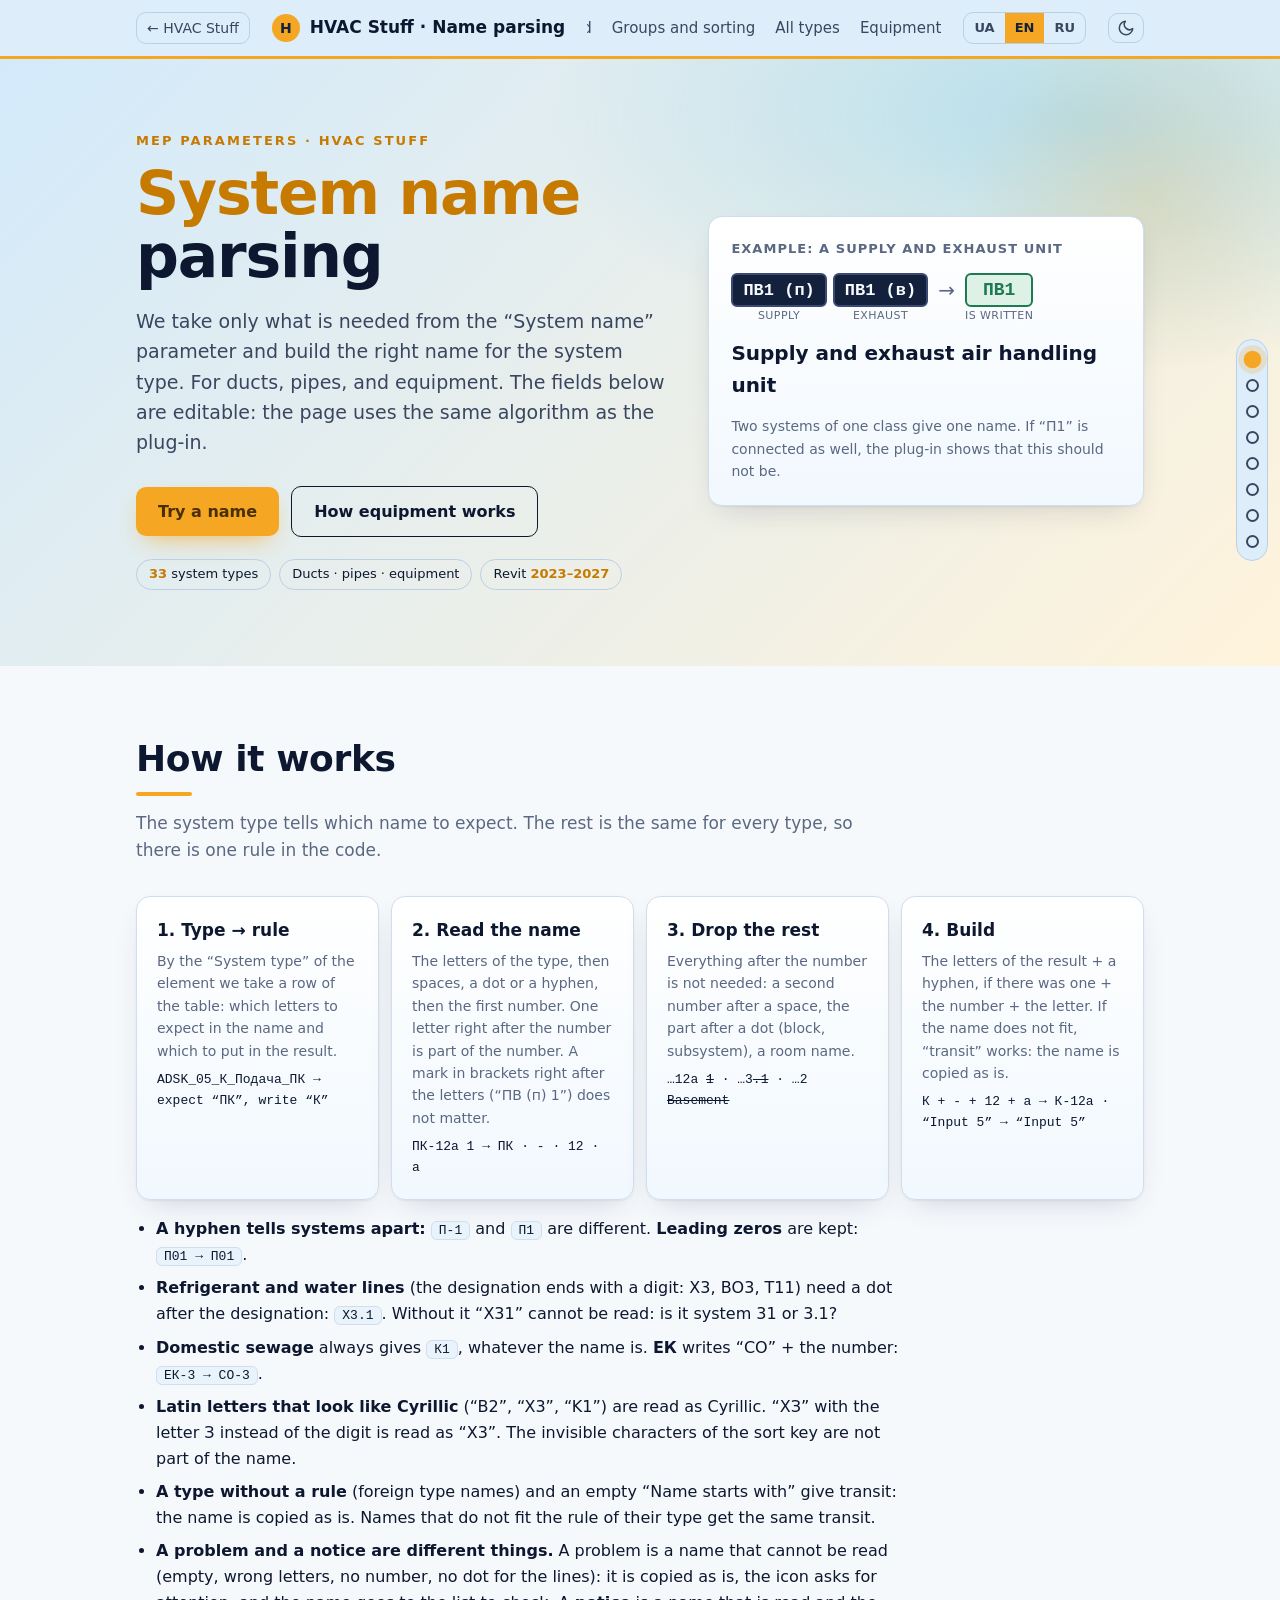
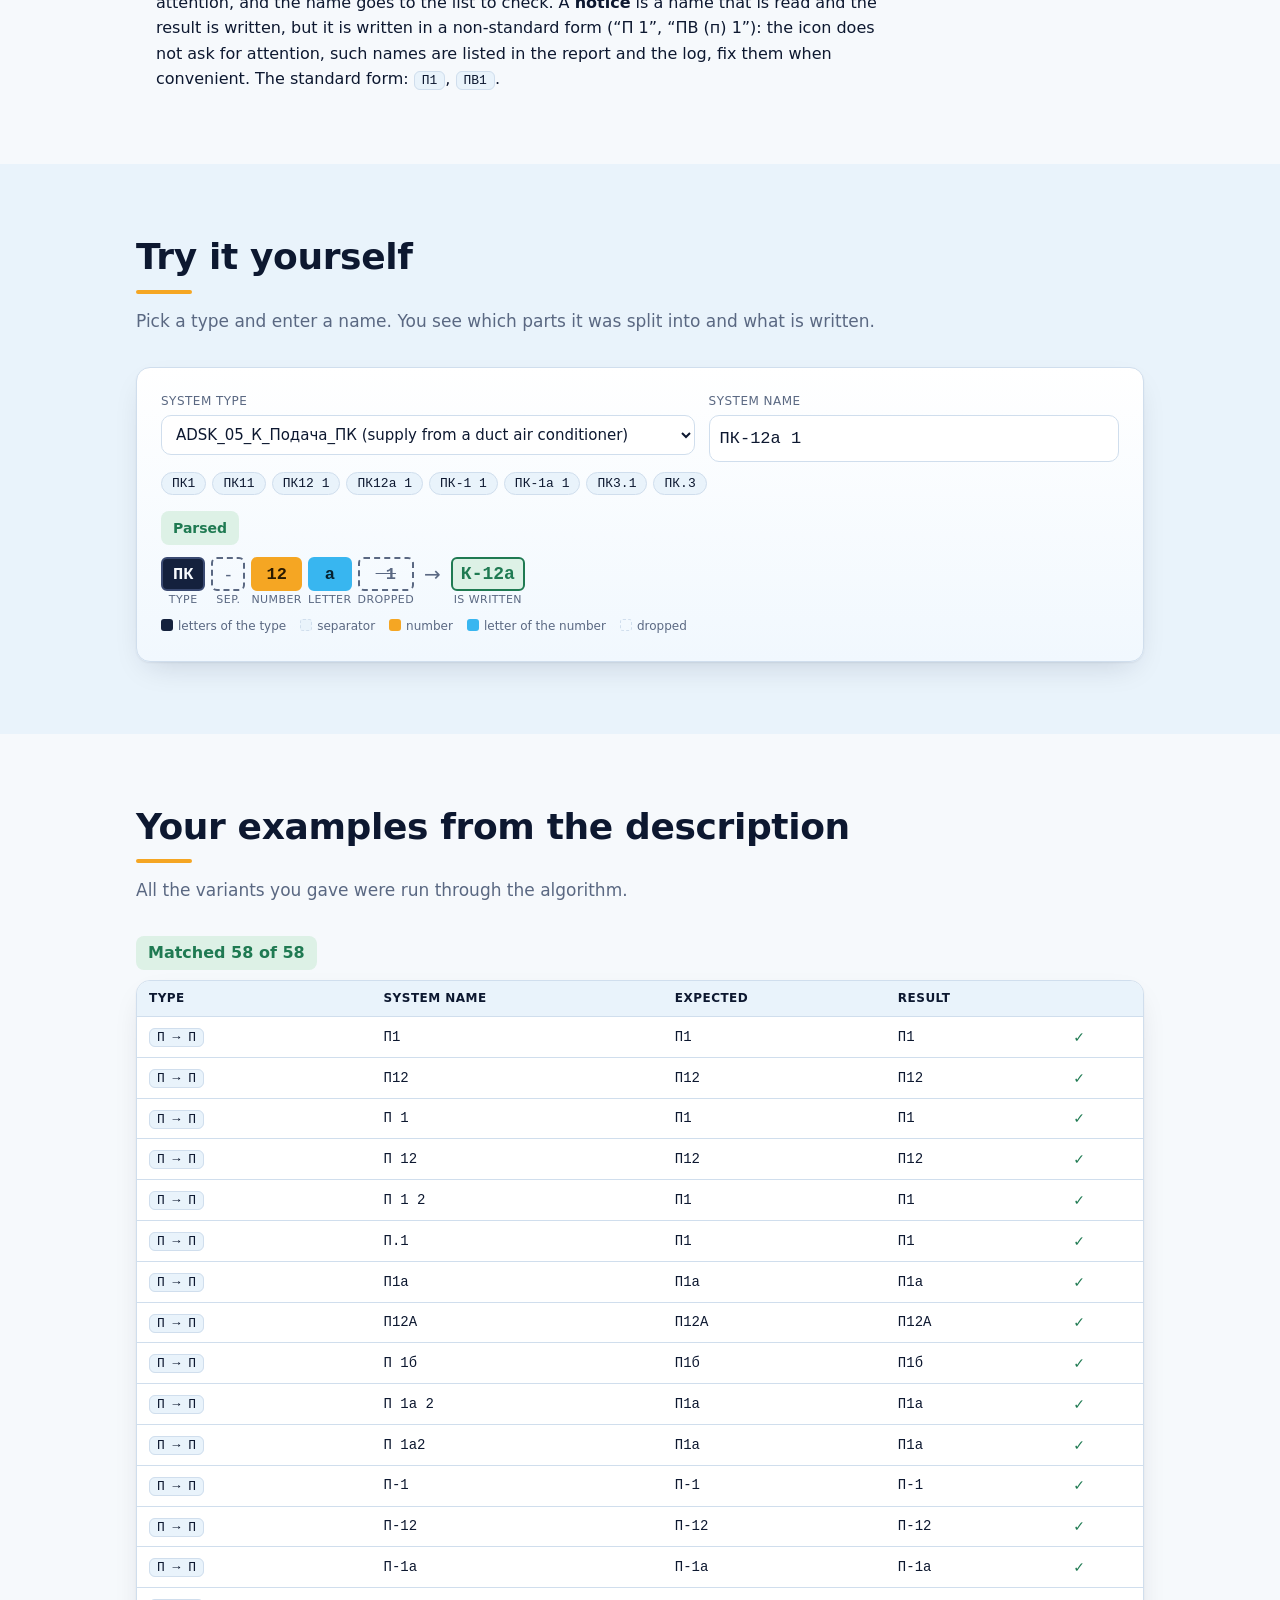
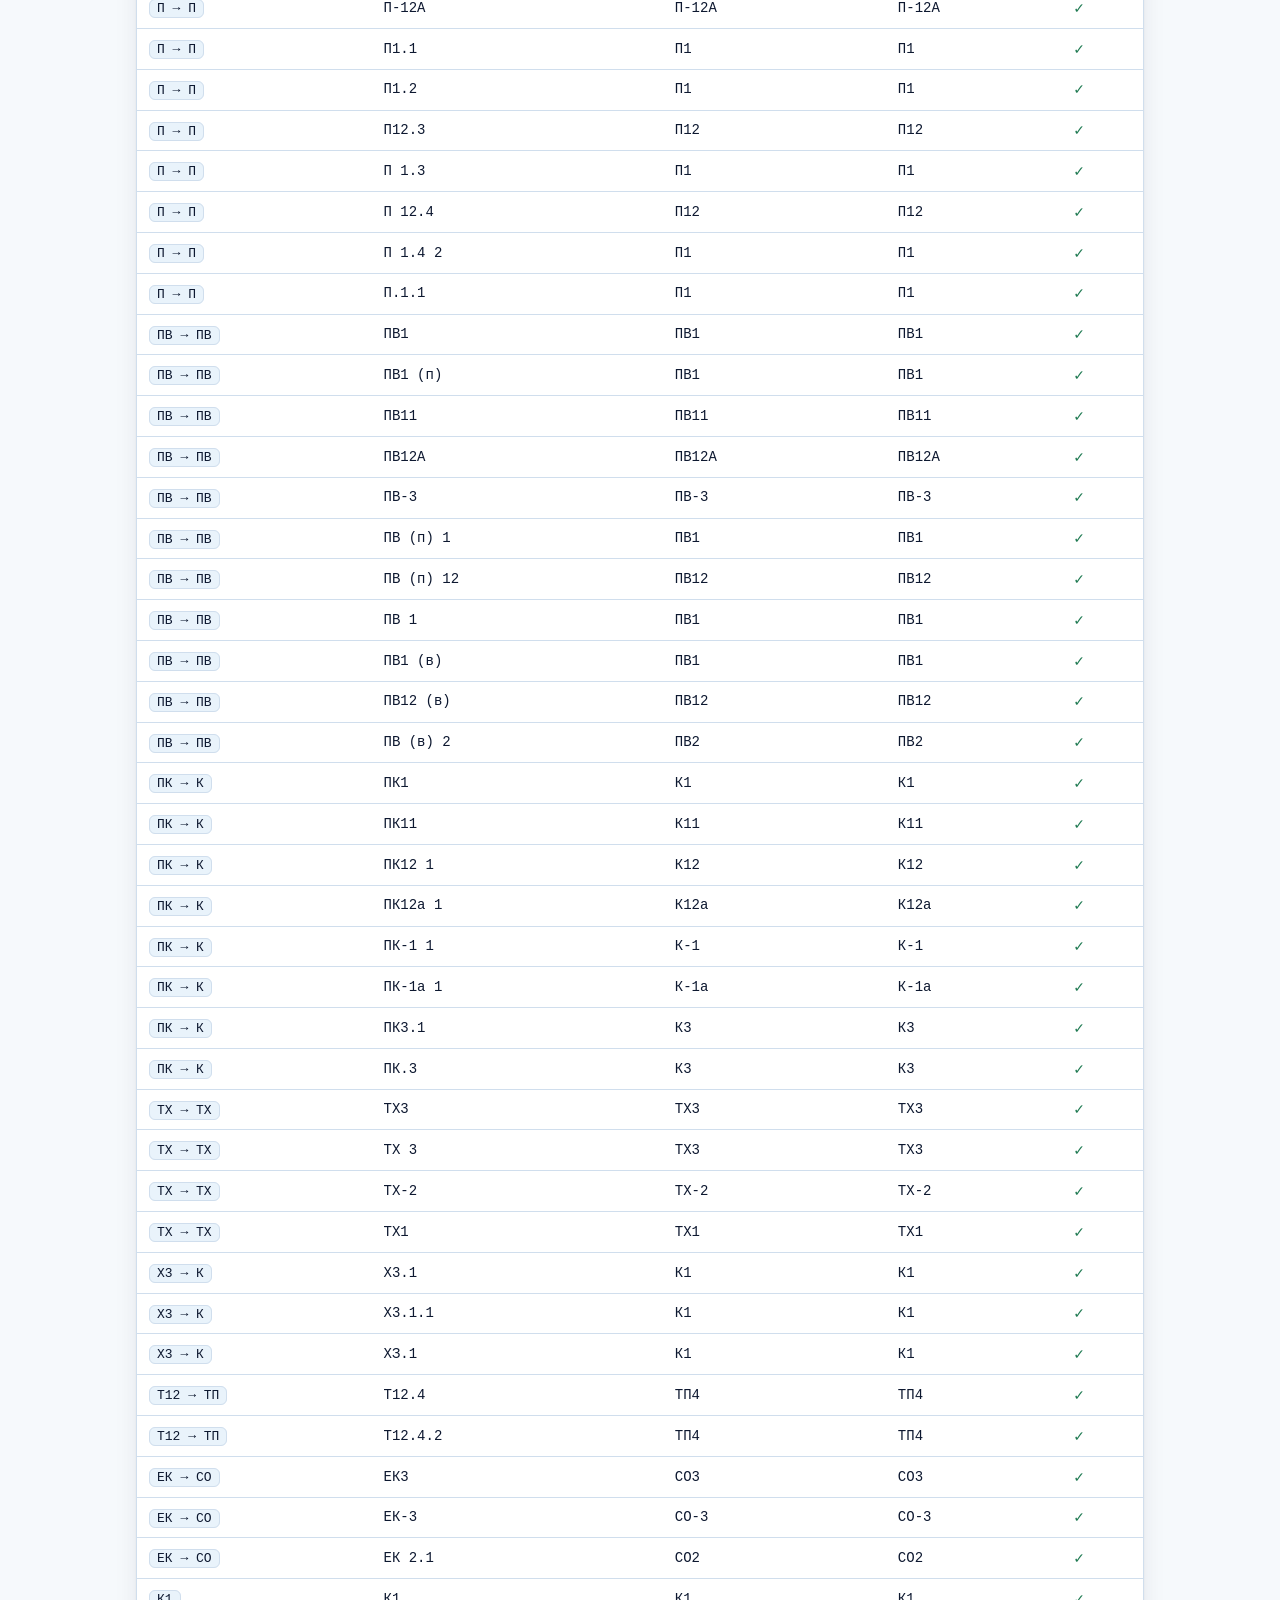
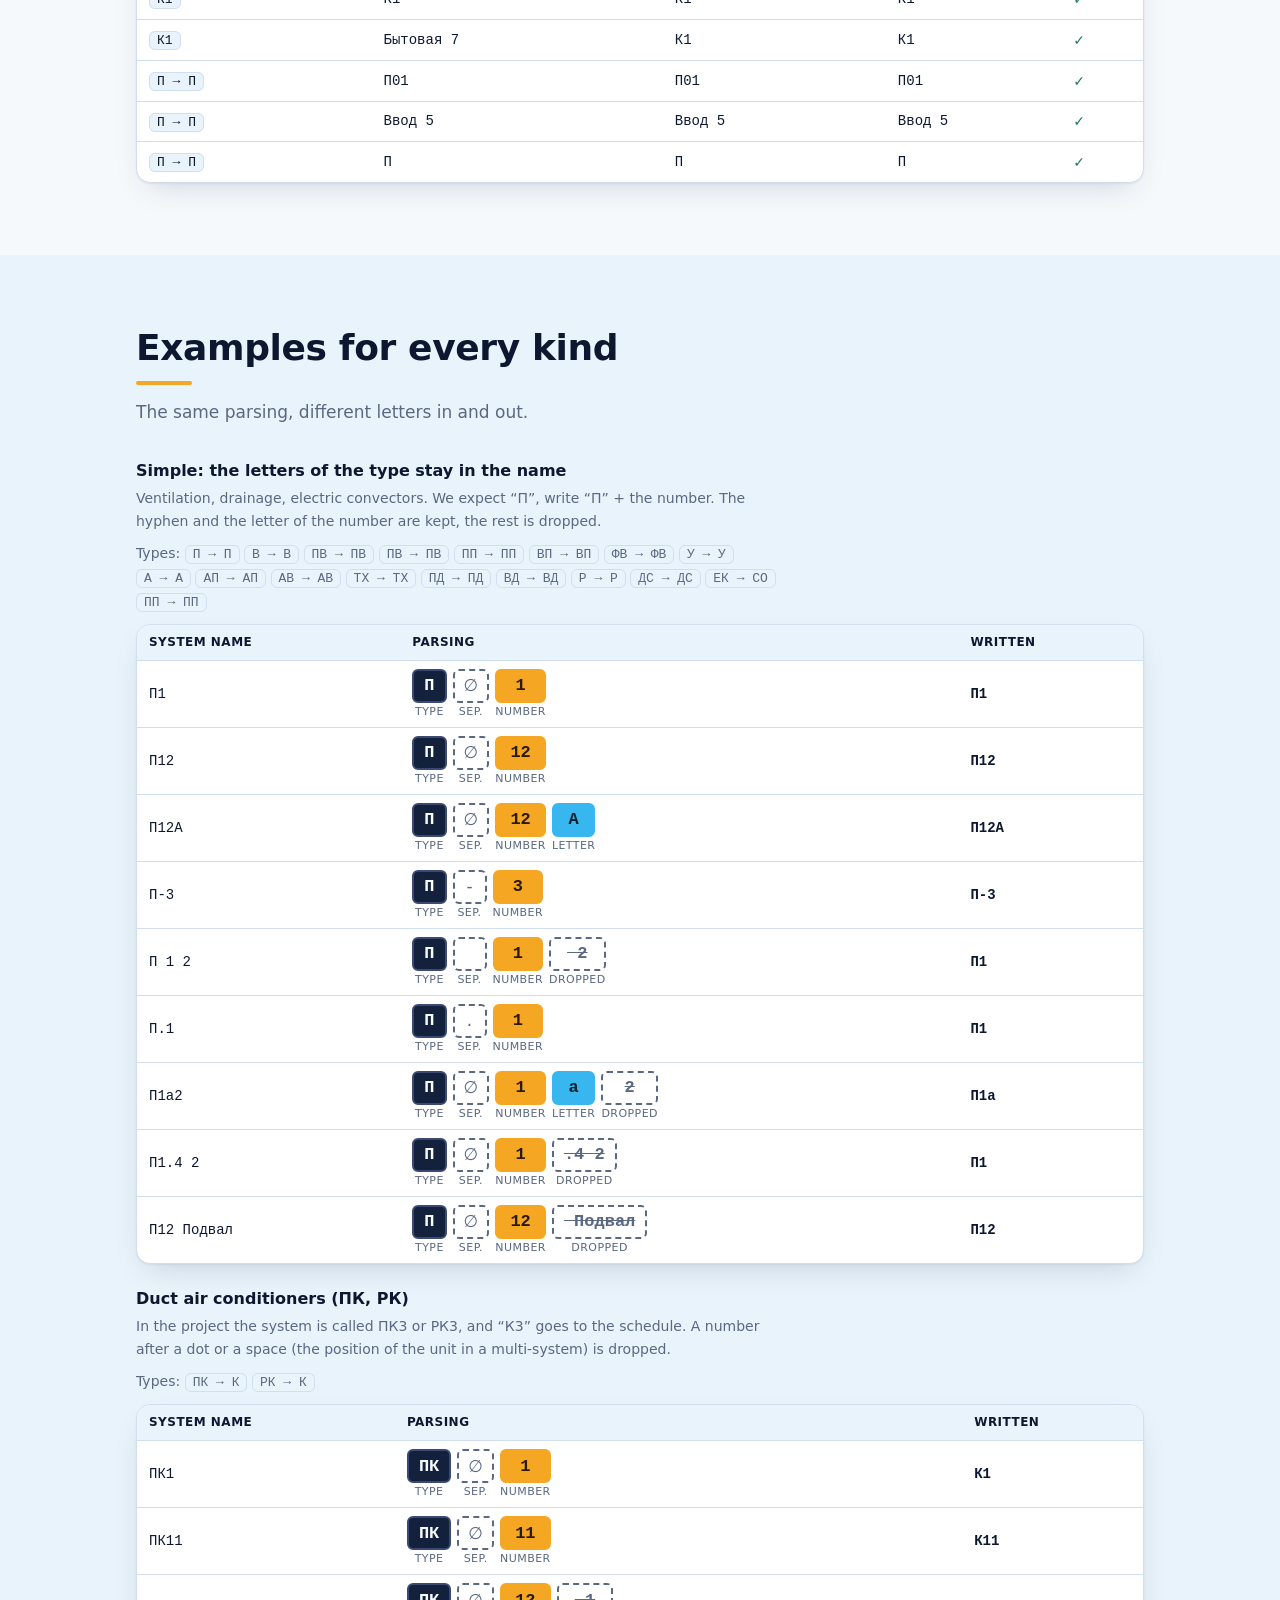
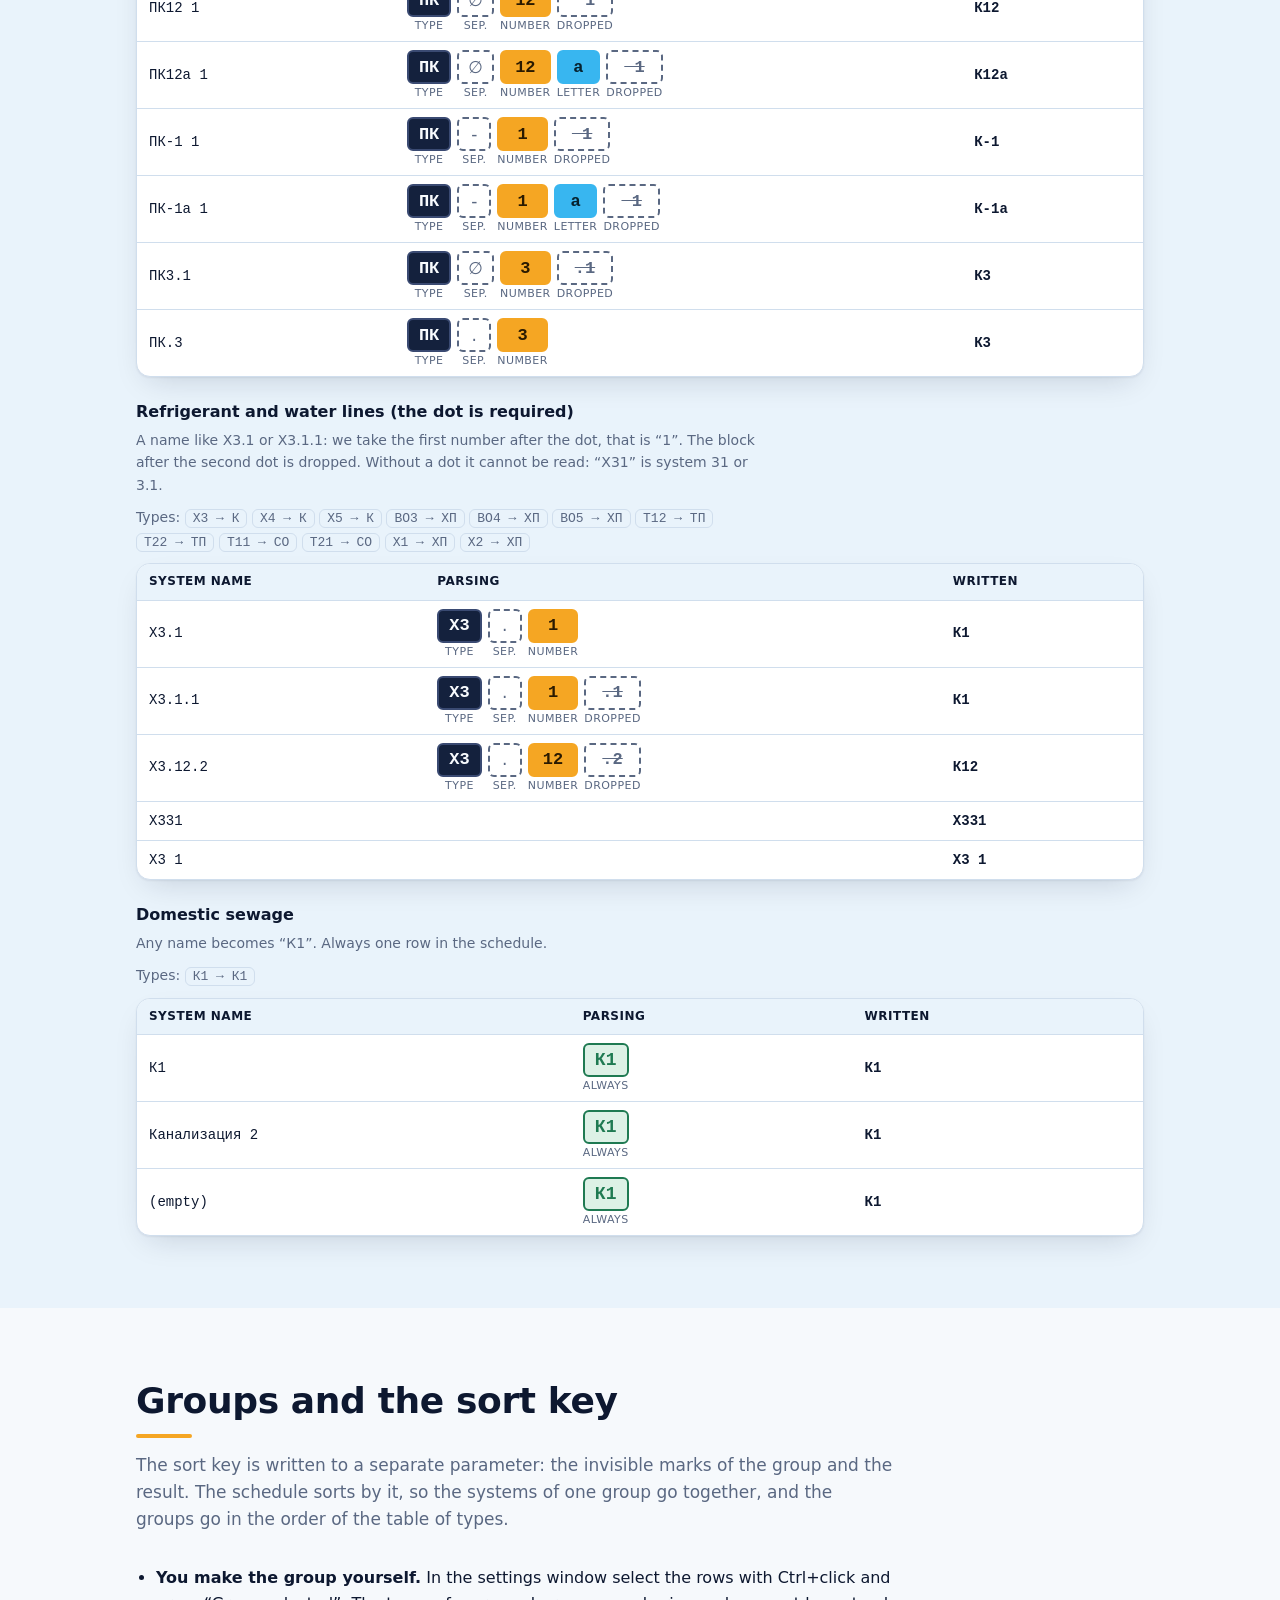
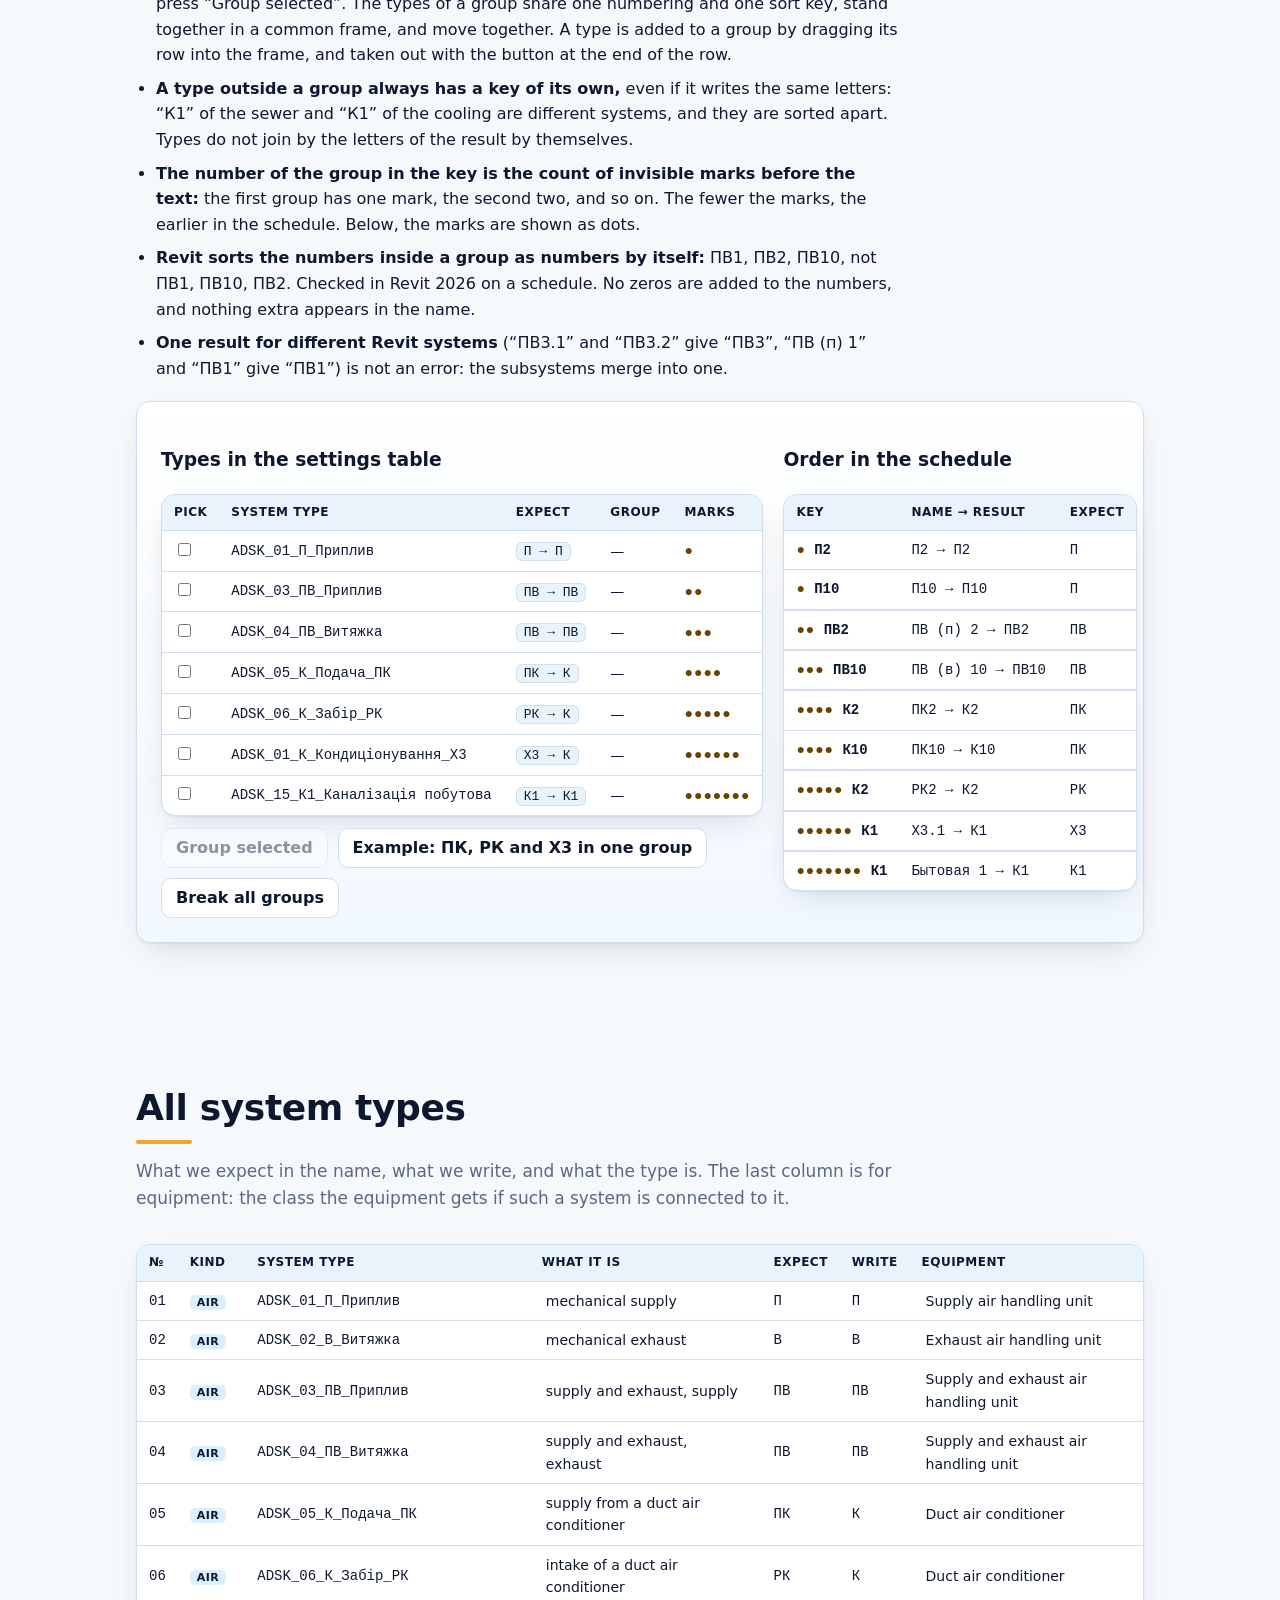
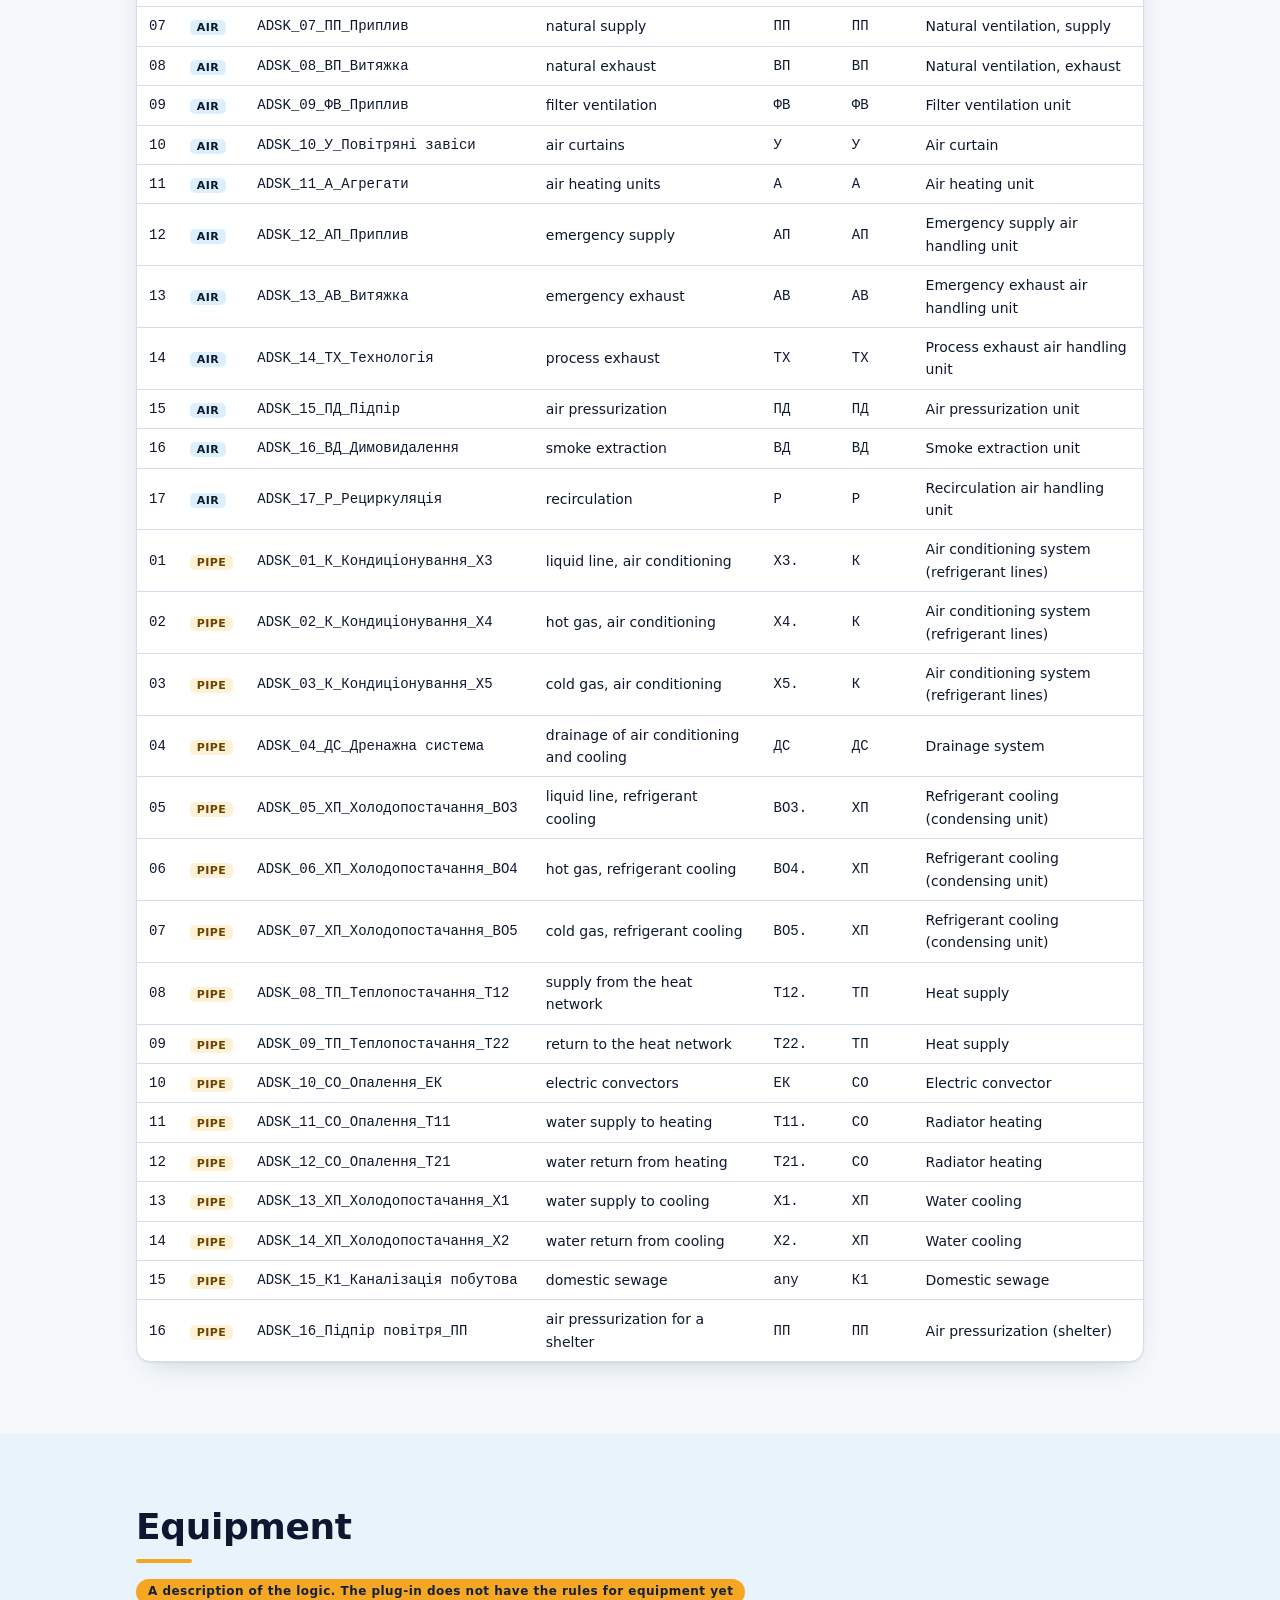
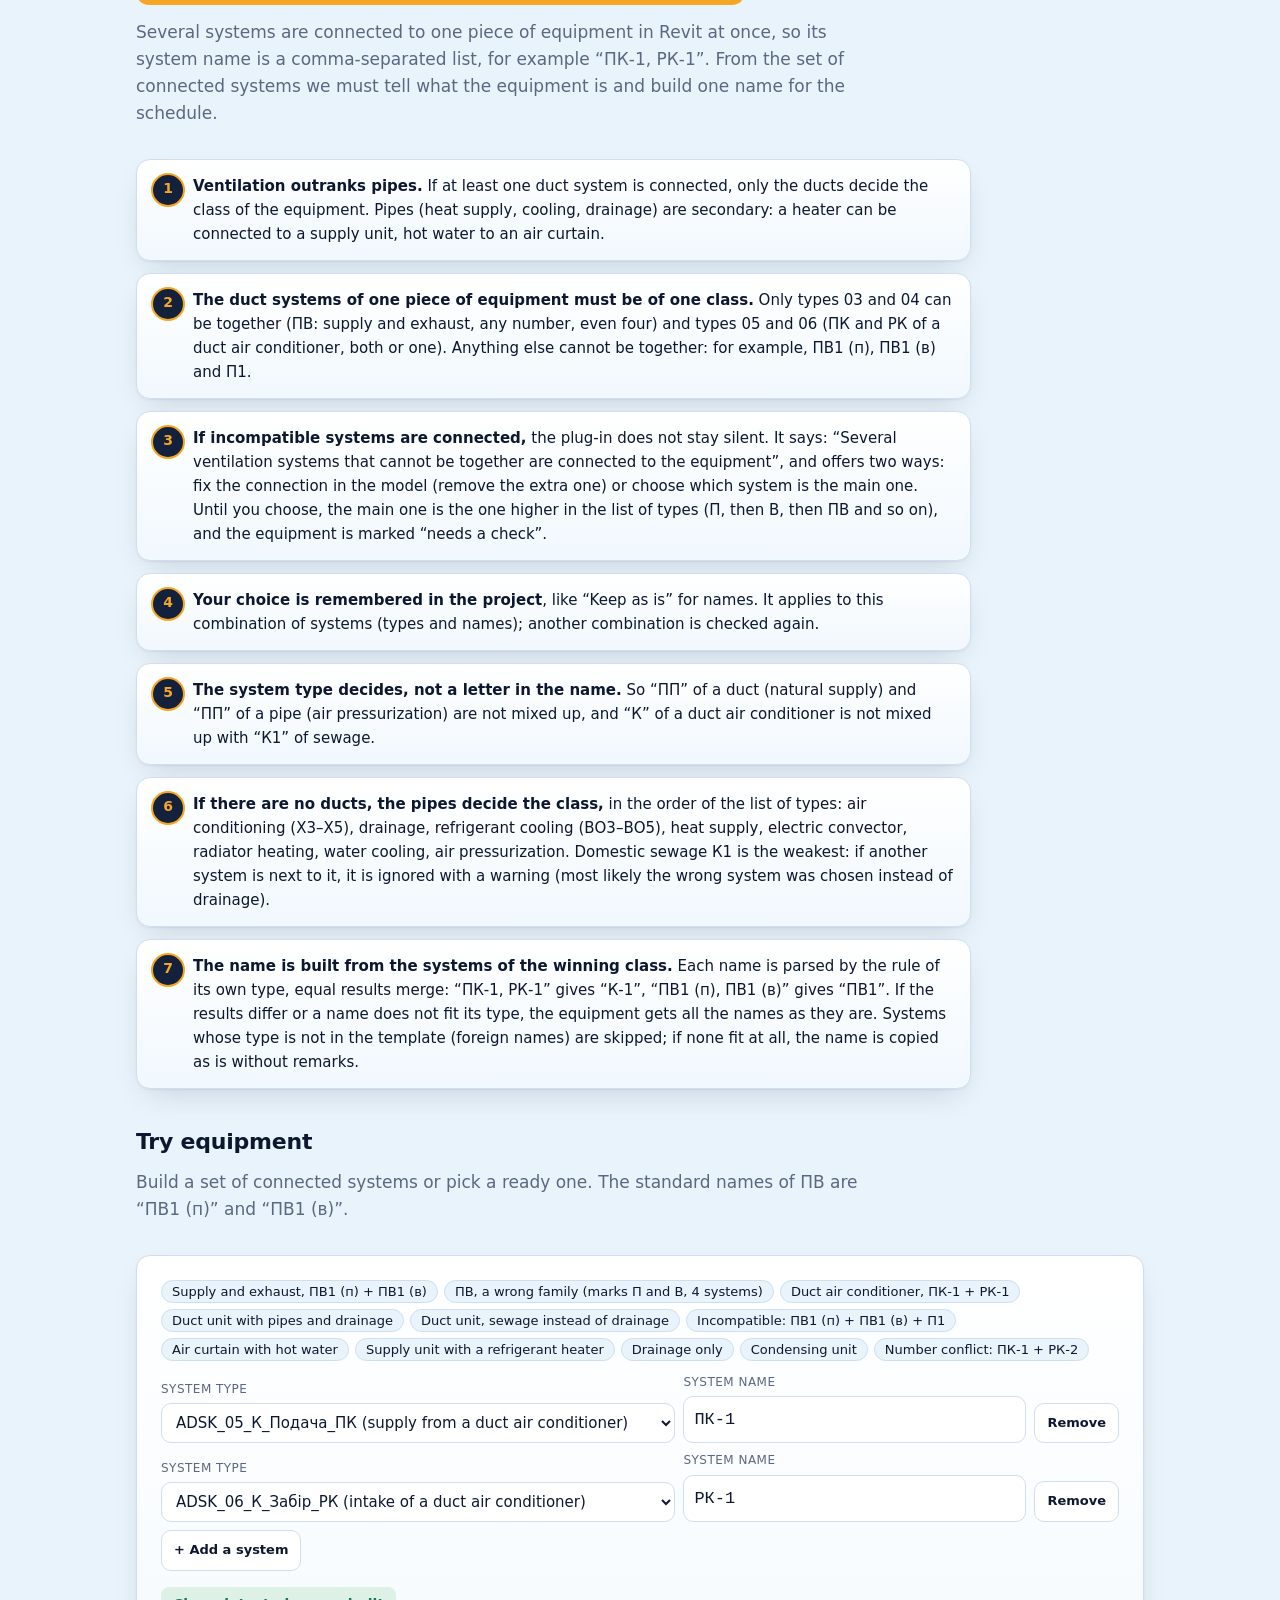
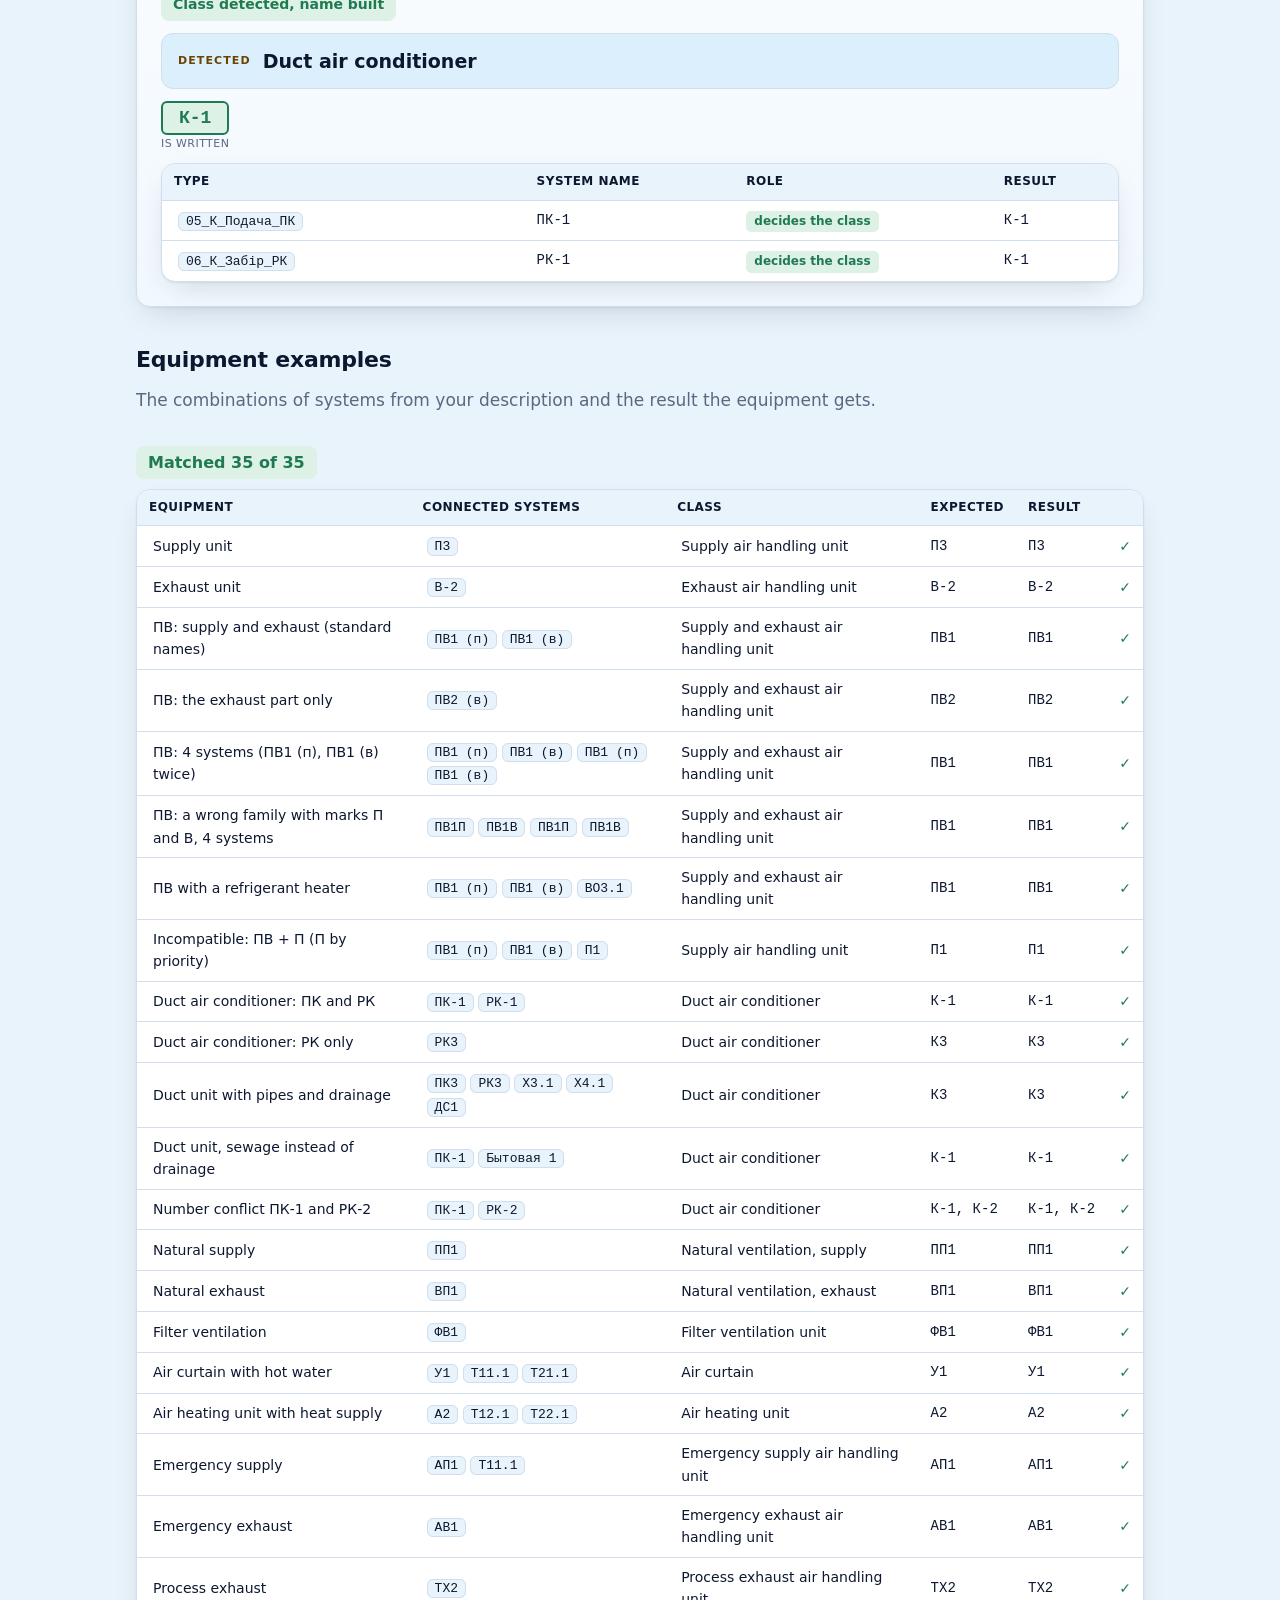
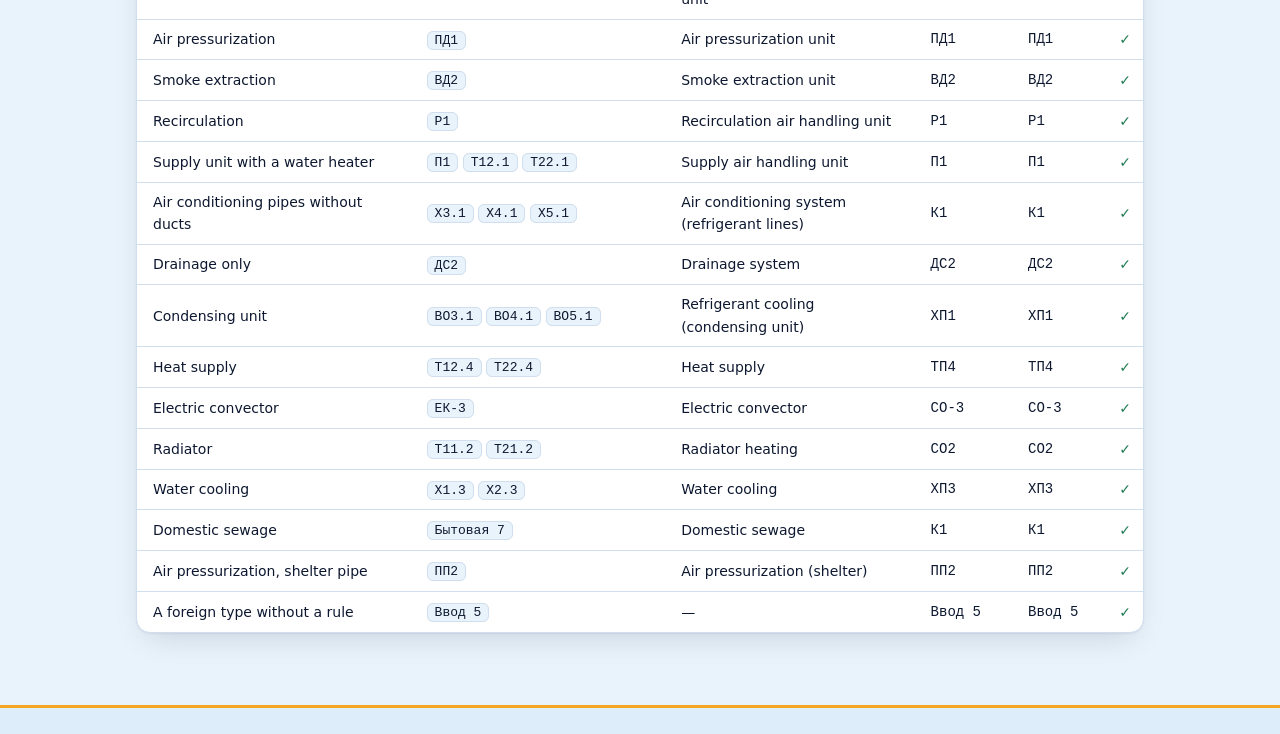
<file: docs/name-parsing.html>
<!doctype html>
<html lang="ru">
<meta charset="utf-8">
<meta name="viewport" content="width=device-width, initial-scale=1">
<style>body{margin:0}</style>
<meta name="robots" content="noindex, nofollow">
<meta name="theme-color" content="#DDEEFA">
<title>Разбор имён систем</title>
<meta name="claude:viewport-fit-sides" content="cover">
<style>
/* Layout: same look as the HVAC Stuff site (theme Aero): light-blue bar with an amber line, hero, alternating sections, side dots. */
:root {
  --bg: #F6F9FC;
  --surface: #ffffff;
  --sand: #E9F3FB;
  --line: #D0DEED;
  --ink: #0D1830;
  --muted: #5A6882;
  --amber: #F5A623;
  --amber-ink: #6B4300;
  --amber-soft: #FFF1D6;
  --sky: #38B6F0;
  --sky-soft: #DCEFFC;
  --ok: #1F7A52;
  --ok-soft: #DDF1E6;
  --warn: #9A5B00;
  --warn-soft: #FCEBC9;
  --bad: #A8322A;
  --bad-soft: #F8DDDA;
  --navy: #14213D;
  --navy-2: #1c2d52;
  --on-navy: #F8FBFE;
  --nav-bg: #DDEEFA; --nav-ink: #0D1830; --nav-muted: #3A4660; --nav-line: #B9D0E6; --nav-hover: rgba(13,24,48,.07);
  --hero-bg: radial-gradient(900px 420px at 85% 10%, rgba(56,182,240,.30), transparent 60%), linear-gradient(135deg, #D3EAFB, #FFF3DB);
  --hero-ink: #0D1830; --hero-sub: #3A4660; --chip-line: #B9D0E6; --chip-ink: #0D1830; --hero-em: #C77A00;
  --card-bg: linear-gradient(180deg, #ffffff, #F1F8FE);
  --shadow: 0 1px 2px rgba(13,24,48,.06), 0 12px 32px -12px rgba(13,24,48,.18);
  --font: "Segoe UI Variable Text", "Segoe UI", system-ui, -apple-system, Roboto, Arial, sans-serif;
  --mono: Consolas, "Cascadia Mono", "SF Mono", Menlo, monospace;
}
@media (prefers-color-scheme: dark) {
  :root:not([data-theme="light"]) {
    --bg: #080F20; --surface: #101B35; --sand: #0E1930; --line: #223360; --ink: #E8EEFB; --muted: #8F9EC0;
    --amber: #FFB93D; --sky: #4CC9FF;
    --amber-ink: #F6C778; --amber-soft: #3A2E12; --sky-soft: #14344A;
    --ok: #5CC796; --ok-soft: #153327; --warn: #F2B65A; --warn-soft: #3B2C10; --bad: #F28C82; --bad-soft: #3D1F1C;
    --navy: #0B1530;
    --nav-bg: #0B1530; --nav-ink: #fff; --nav-muted: #c9d3e6; --nav-line: #2A3F73; --nav-hover: rgba(255,255,255,.07);
    --hero-bg: radial-gradient(900px 420px at 85% 10%, rgba(76,201,255,.22), transparent 60%), linear-gradient(180deg, #0B1530, #0A1226);
    --hero-ink: #fff; --hero-sub: #c9d3e6; --chip-line: #2A3F73; --chip-ink: #c9d3e6; --hero-em: #FFB93D;
    --card-bg: linear-gradient(180deg, #14213f, #101B35);
    --shadow: 0 1px 2px rgba(0,0,0,.3), 0 12px 32px -12px rgba(0,0,0,.6);
    color-scheme: dark;
  }
}
:root[data-theme="dark"] {
  --bg: #080F20; --surface: #101B35; --sand: #0E1930; --line: #223360; --ink: #E8EEFB; --muted: #8F9EC0;
  --amber: #FFB93D; --sky: #4CC9FF;
  --amber-ink: #F6C778; --amber-soft: #3A2E12; --sky-soft: #14344A;
  --ok: #5CC796; --ok-soft: #153327; --warn: #F2B65A; --warn-soft: #3B2C10; --bad: #F28C82; --bad-soft: #3D1F1C;
  --navy: #0B1530;
  --nav-bg: #0B1530; --nav-ink: #fff; --nav-muted: #c9d3e6; --nav-line: #2A3F73; --nav-hover: rgba(255,255,255,.07);
  --hero-bg: radial-gradient(900px 420px at 85% 10%, rgba(76,201,255,.22), transparent 60%), linear-gradient(180deg, #0B1530, #0A1226);
  --hero-ink: #fff; --hero-sub: #c9d3e6; --chip-line: #2A3F73; --chip-ink: #c9d3e6; --hero-em: #FFB93D;
  --card-bg: linear-gradient(180deg, #14213f, #101B35);
  --shadow: 0 1px 2px rgba(0,0,0,.3), 0 12px 32px -12px rgba(0,0,0,.6);
  color-scheme: dark;
}
:root[data-theme="light"] { color-scheme: light; }
* { box-sizing: border-box; }
html { scroll-behavior: smooth; scroll-padding-top: 76px; }
body {
  margin: 0;
  background: var(--bg);
  color: var(--ink);
  font-family: var(--font);
  font-size: 16px;
  line-height: 1.6;
  -webkit-font-smoothing: antialiased;
}
main, footer { overflow-x: clip; }
.wrap {
  max-width: 1040px;
  margin-inline: auto;
  padding-inline: max(16px, env(safe-area-inset-left, 0px)) max(16px, env(safe-area-inset-right, 0px));
}
/* sticky bar: always visible, the progress line is on top of it */
.progress { position: fixed; top: 0; left: 0; width: 100%; height: 3px; z-index: 40; transform-origin: 0 50%; transform: scaleX(0); background: linear-gradient(90deg, var(--amber), var(--sky)); }
.nav { position: sticky; top: 0; z-index: 30; background: var(--nav-bg); border-bottom: 3px solid var(--amber); backdrop-filter: blur(10px); color: var(--nav-ink); padding-top: env(safe-area-inset-top, 0px); }
.nav .wrap { display: flex; align-items: center; gap: 22px; height: 56px; }
.brand { display: flex; align-items: center; gap: 10px; font-weight: 700; text-decoration: none; font-size: 17px; white-space: nowrap; color: var(--nav-ink); }
.brand i { width: 28px; height: 28px; border-radius: 50%; background: var(--amber); color: var(--navy); display: grid; place-items: center; font: 800 14px var(--font); font-style: normal; flex: none; }
.back { color: var(--nav-muted); text-decoration: none; font-size: 14px; white-space: nowrap; border: 1.5px solid var(--nav-line); border-radius: 10px; padding: 4px 10px; }
.back:hover { color: var(--nav-ink); border-color: var(--amber); }
.links { display: flex; gap: 20px; margin-left: auto; overflow-x: auto; scrollbar-width: none; }
.links::-webkit-scrollbar { display: none; }
.links a { color: var(--nav-muted); text-decoration: none; font-size: 15px; white-space: nowrap; padding: 4px 0; box-shadow: inset 0 -2px 0 transparent; transition: color .2s, box-shadow .2s; }
.links a:hover { color: var(--nav-ink); }
.links a.active { color: var(--nav-ink); box-shadow: inset 0 -2px 0 var(--amber); }
@media (max-width: 760px) { .brand span { display: none; } .nav .wrap { gap: 12px; } .links { gap: 16px; margin-left: 0; } }
.dots { position: fixed; right: 12px; top: 50%; transform: translateY(-50%); z-index: 30; display: flex; flex-direction: column; gap: 4px; padding: 8px 4px; border-radius: 99px; background: var(--nav-bg); border: 1px solid var(--nav-line); backdrop-filter: blur(6px); }
.dots a { position: relative; display: grid; place-items: center; width: 22px; height: 22px; text-decoration: none; }
.dots a::before { content: ""; width: 9px; height: 9px; border-radius: 50%; border: 2px solid var(--nav-muted); transition: transform .25s, background .25s, border-color .25s; }
.dots a:hover::before, .dots a:focus-visible::before { border-color: var(--amber); transform: scale(1.2); }
.dots a[aria-current="true"]::before { background: var(--amber); border-color: var(--amber); transform: scale(1.35); box-shadow: 0 0 0 4px rgba(242,169,59,.25); }
.dots a::after { content: attr(data-label); position: absolute; right: 34px; top: 50%; transform: translate(8px, -50%); background: var(--navy); color: #fff; font-size: 13px; padding: 4px 10px; border-radius: 6px; white-space: nowrap; opacity: 0; pointer-events: none; transition: opacity .2s, transform .2s; }
.dots a:hover::after, .dots a:focus-visible::after { opacity: 1; transform: translate(0, -50%); }
@media (max-width: 1180px) { .dots { display: none; } }

.hero { position: relative; overflow: hidden; color: var(--hero-ink); padding: 72px 0 76px; background: var(--hero-bg); }
.hero::before { content: ""; position: absolute; inset: -20% -10% auto auto; width: 520px; height: 520px; border-radius: 50%; background: radial-gradient(closest-side, rgba(242,169,59,.2), transparent 70%); pointer-events: none; }
.hero .wrap { position: relative; }
.hero .grid { display: grid; grid-template-columns: 1.1fr .9fr; gap: 40px; align-items: center; }
@media (max-width: 860px) { .hero .grid { grid-template-columns: minmax(0, 1fr); } }
.eyebrow { color: var(--hero-em); font-weight: 700; letter-spacing: .16em; text-transform: uppercase; font-size: 13px; margin: 0 0 10px; }
.hero h1 { font-size: clamp(36px, 5.6vw, 60px); line-height: 1.05; margin: 0 0 18px; letter-spacing: -.02em; text-wrap: balance; }
.hero h1 em { font-style: normal; color: var(--hero-em); }
.hero p.sub { font-size: 19px; color: var(--hero-sub); max-width: 540px; margin: 0 0 28px; }
.cta { display: flex; flex-wrap: wrap; gap: 12px; align-items: center; }
.btn { display: inline-flex; align-items: center; gap: 8px; background: var(--amber); color: #4A2F00; font-weight: 700; text-decoration: none; padding: 12px 22px; border-radius: 10px; border: 0; box-shadow: 0 10px 24px -10px rgba(245,166,35,.8); transition: transform .2s; }
.btn:hover { transform: translateY(-2px); }
.btn.ghost { background: transparent; color: var(--hero-ink); border: 1.5px solid var(--hero-ink); box-shadow: none; }
.meta { margin-top: 22px; display: flex; flex-wrap: wrap; gap: 8px; }
.chipm { font-size: 13px; padding: 4px 12px; border-radius: 99px; border: 1.5px solid var(--chip-line); color: var(--chip-ink); }
.chipm b { color: var(--hero-em); }
.hero-card { background: var(--card-bg); border: 1.5px solid var(--line); color: var(--ink); border-radius: 14px; padding: 22px; box-shadow: var(--shadow); display: flex; flex-direction: column; gap: 14px; min-width: 0; }
.hero-card h3 { margin: 0; font-size: 13px; letter-spacing: .08em; text-transform: uppercase; color: var(--muted); }
.hero-card .sum { color: var(--muted); font-size: 14px; margin: 0; }
.hero-card .eqname { font-size: 20px; font-weight: 700; margin: 0; }

section { padding-block: 72px; }
section.alt { background: var(--sand); }
.band > .wrap > .badge + .lead, .band > .wrap > .lead { margin-top: 0; }
h2 { margin: 0 0 14px; font-size: clamp(26px, 3.6vw, 36px); line-height: 1.15; font-weight: 700; letter-spacing: -.01em; text-wrap: balance; }
h2::after { content: ""; display: block; height: 4px; width: 56px; border-radius: 2px; margin-top: 12px; background: var(--amber); }
h2.sub2 { font-size: 22px; margin-top: 40px; }
h2.sub2::after { display: none; }
.lead { margin: 0 0 32px; color: var(--muted); font-size: 17px; max-width: 70ch; }
code, .mono { font-family: var(--mono); }

/* token chips: one colour per part of a name */
.parts { display: flex; flex-wrap: wrap; gap: 6px; align-items: stretch; }
.part { display: flex; flex-direction: column; gap: 2px; min-width: 0; }
.part b {
  font-family: var(--mono);
  font-weight: 600;
  font-size: 17px;
  line-height: 1;
  padding: 0 10px;
  border-radius: 6px;
  border: 2px solid transparent;
  height: 34px;
  min-height: 34px;
  max-height: 34px;
  min-width: 34px;
  box-sizing: border-box;
  display: flex;
  align-items: center;
  justify-content: center;
  white-space: pre;
  overflow: hidden;
}
.part { flex: none; }
.parts { align-items: flex-start; }
.parts > .arrow { height: 34px; display: flex; align-items: center; align-self: flex-start; }
.part small { line-height: 1.2; text-align: center; min-height: 14px; }
.part small { font-size: 11px; letter-spacing: .04em; text-transform: uppercase; color: var(--muted); }
.t-prefix b { background: var(--navy); color: var(--on-navy); border-color: #3a4a72; }
.t-sep b { background: transparent; color: var(--muted); border-style: dashed; border-color: var(--muted); font-family: var(--font); font-weight: 400; padding: 0 9px; }
.t-num b { background: var(--amber); color: #2A1A00; border-color: var(--amber); }
.t-letter b { background: var(--sky); color: #06222F; border-color: var(--sky); }
.t-rest b { background: transparent; color: var(--muted); border-style: dashed; border-color: var(--muted); text-decoration: line-through; text-decoration-color: var(--muted); }
.arrow { align-self: center; color: var(--muted); font-size: 20px; padding-inline: 4px; }
.t-out b { background: var(--ok-soft); color: var(--ok); border-color: var(--ok); font-size: 18px; padding: 0 8px; }
.t-out.bad b { background: var(--bad-soft); color: var(--bad); border-color: var(--bad); }
.t-out.warn b { background: var(--warn-soft); color: var(--warn); border-color: var(--warn); }

/* flow */
.flow { display: grid; grid-template-columns: repeat(auto-fit, minmax(210px, 1fr)); gap: 12px; }
.step {
  background: var(--card-bg);
  border: 1.5px solid var(--line);
  border-radius: 14px;
  padding: 20px;
  min-width: 0;
  box-shadow: var(--shadow);
  transition: transform .3s, border-color .3s;
}
.step:hover { transform: translateY(-4px); border-color: var(--amber); }
.step h3 { margin: 0 0 6px; font-size: 17px; }
.step p { margin: 0; color: var(--muted); font-size: 14px; }
.step .ex { margin-top: 8px; font-family: var(--mono); font-size: 13px; color: var(--ink); overflow-wrap: anywhere; }

/* tester */
.panel { background: var(--card-bg); border: 1.5px solid var(--line); border-radius: 14px; padding: 24px; box-shadow: var(--shadow); }
.row { display: grid; grid-template-columns: minmax(0, 1.3fr) minmax(0, 1fr); gap: 14px; }
@media (max-width: 640px) { .row { grid-template-columns: minmax(0, 1fr); } }
label.f { display: flex; flex-direction: column; gap: 4px; font-size: 12px; letter-spacing: .04em; text-transform: uppercase; color: var(--muted); }
select, input[type=text] {
  font: inherit;
  font-size: 15px;
  color: var(--ink);
  background: var(--surface);
  border: 1.5px solid var(--line);
  border-radius: 10px;
  padding: 9px 10px;
  min-width: 0;
  width: 100%;
  text-transform: none;
  letter-spacing: 0;
}
input[type=text] { font-family: var(--mono); font-size: 17px; }
select:focus-visible, input:focus-visible, button:focus-visible { outline: 3px solid var(--sky); outline-offset: 1px; }
.chips { display: flex; flex-wrap: wrap; gap: 6px; margin-top: 10px; }
.chip {
  font-family: var(--mono);
  font-size: 13px;
  background: var(--sand);
  color: var(--ink);
  border: 1px solid var(--line);
  border-radius: 999px;
  padding: 3px 10px;
  cursor: pointer;
}
.chip.text { font-family: var(--font); }
.chip:hover { border-color: var(--amber); }
.result { margin-top: 16px; display: flex; flex-direction: column; gap: 12px; }
.status {
  display: inline-flex; align-items: center; gap: 8px;
  padding: 6px 12px; border-radius: 8px; font-size: 14px; font-weight: 600; width: fit-content; max-width: 100%;
}
.s-ok { background: var(--ok-soft); color: var(--ok); }
.s-warn { background: var(--warn-soft); color: var(--warn); }
.s-bad { background: var(--bad-soft); color: var(--bad); }
.s-note { background: var(--sky-soft); color: var(--ink); }
.keydots { font-family: var(--mono); letter-spacing: 1px; color: var(--amber-ink); white-space: nowrap; }
.gtag { display: inline-block; border: 1.5px solid var(--ink); border-radius: 7px; padding: 1px 8px; font-weight: 700; font-size: 13px; }
.sortgrid { display: grid; grid-template-columns: 1fr 1fr; gap: 20px; align-items: start; }
@media (max-width: 900px) { .sortgrid { grid-template-columns: 1fr; } }
.sortbtns { display: flex; flex-wrap: wrap; gap: 10px; margin: 12px 0 0; }
.sortbtns button { font: inherit; font-weight: 600; cursor: pointer; border: 1.5px solid var(--line); background: var(--surface); color: var(--ink); border-radius: 10px; padding: 6px 14px; }
.sortbtns button:disabled { opacity: .45; cursor: default; }
.sortbtns button:hover:not(:disabled) { background: var(--sand); }
.sepgroup td { border-top: 2px solid var(--line); }
.note { margin: 0; color: var(--muted); font-size: 14px; max-width: 70ch; }
.legend { display: flex; flex-wrap: wrap; gap: 14px; margin-top: 10px; font-size: 12px; color: var(--muted); }
.legend i { display: inline-block; width: 12px; height: 12px; border-radius: 3px; margin-right: 5px; vertical-align: -1px; }

/* tables */
.scroll { overflow-x: auto; border: 1.5px solid var(--line); border-radius: 14px; background: var(--surface); box-shadow: var(--shadow); }
table { border-collapse: collapse; width: 100%; font-size: 14px; }
th, td { text-align: left; padding: 8px 12px; border-bottom: 1px solid var(--line); vertical-align: middle; }
th { font-size: 12px; letter-spacing: .04em; text-transform: uppercase; color: var(--ink); background: var(--sand); font-weight: 600; white-space: nowrap; }
tr:last-child td { border-bottom: 0; }
td.m { font-family: var(--mono); white-space: nowrap; }
td.ok { color: var(--ok); font-weight: 700; }
td.no { color: var(--bad); font-weight: 700; }
td.wrap { white-space: normal; min-width: 220px; }
.pill { font-family: var(--mono); font-size: 13px; background: var(--sand); border: 1px solid var(--line); border-radius: 6px; padding: 1px 7px; white-space: nowrap; }
.score { display: inline-block; margin: 0 0 10px; padding: 4px 12px; border-radius: 8px; background: var(--ok-soft); color: var(--ok); font-weight: 700; }
.score.bad { background: var(--bad-soft); color: var(--bad); }
.group { margin-top: 22px; }
.group h3 { margin: 0 0 4px; font-size: 16px; }
.group p { margin: 0 0 10px; color: var(--muted); font-size: 14px; max-width: 72ch; }
.kind { font-size: 11px; letter-spacing: .04em; text-transform: uppercase; padding: 1px 7px; border-radius: 5px; font-weight: 600; white-space: nowrap; }
.kind.duct { background: var(--sky-soft); color: var(--ink); }
.kind.pipe { background: var(--amber-soft); color: var(--amber-ink); }

ul.tight { margin: 0; padding-left: 20px; display: flex; flex-direction: column; gap: 8px; max-width: 75ch; }
.badge { display: inline-block; font-size: 12px; font-weight: 700; padding: 3px 12px; border-radius: 99px; background: var(--amber); color: var(--navy); letter-spacing: .04em; margin-bottom: 14px; }

/* equipment */
.rules { counter-reset: r; display: grid; gap: 12px; margin: 0 0 28px; padding: 0; list-style: none; max-width: 82ch; }
.rules li { counter-increment: r; background: var(--card-bg); border: 1.5px solid var(--line); border-radius: 14px; padding: 14px 16px 14px 56px; position: relative; font-size: 15px; box-shadow: var(--shadow); }
.rules li::before { content: counter(r); position: absolute; left: 14px; top: 13px; width: 30px; height: 30px; border-radius: 50%; background: var(--navy); color: var(--amber); border: 2px solid var(--amber); font: 700 14px/26px var(--font); text-align: center; }
.rules b { font-weight: 600; }
.conn { display: grid; grid-template-columns: minmax(0, 1.5fr) minmax(0, 1fr) auto; gap: 8px; margin-bottom: 8px; align-items: end; }
@media (max-width: 640px) { .conn { grid-template-columns: minmax(0, 1fr); } }
button.b {
  font: inherit; font-size: 13px; font-weight: 600; border-radius: 7px; padding: 9px 12px; cursor: pointer;
  border: 1.5px solid var(--line); background: var(--surface); color: var(--ink); border-radius: 10px;
}
button.b.main { background: var(--amber); color: #2A1A00; border-color: var(--amber); }
button.b:hover { filter: brightness(.96); }
.verdict td { vertical-align: top; }
.eqclass { display: flex; flex-wrap: wrap; align-items: center; gap: 8px 12px; padding: 12px 16px; border-radius: 12px; background: var(--sky-soft); border: 1.5px solid var(--line); color: var(--ink); }
.eqclass small { font-size: 11px; letter-spacing: .1em; text-transform: uppercase; color: var(--amber-ink); font-weight: 700; }
.eqclass b { font-size: 19px; }
.conflict { border: 2px solid var(--warn); background: var(--warn-soft); color: var(--ink); border-radius: 12px; padding: 14px 16px; display: flex; flex-direction: column; gap: 10px; }
.conflict h4 { margin: 0; font-size: 16px; color: var(--warn); }
.conflict p { margin: 0; font-size: 14.5px; }
.conflict .btns { display: flex; flex-wrap: wrap; gap: 8px; }
.saved { font-size: 14px; color: var(--ok); font-weight: 600; display: flex; flex-wrap: wrap; gap: 8px 14px; align-items: center; }
.role { font-size: 12px; font-weight: 600; padding: 1px 8px; border-radius: 5px; white-space: nowrap; }
.role.use { background: var(--ok-soft); color: var(--ok); }
.role.skip { background: var(--sand); color: var(--muted); }
.role.unk { background: var(--warn-soft); color: var(--warn); }
.warns { margin: 0; padding-left: 18px; color: var(--warn); font-size: 14px; }
footer { background: var(--nav-bg); border-top: 3px solid var(--amber); color: var(--nav-muted); padding: 40px 0; font-size: 14.5px; }
footer a { color: var(--nav-ink); }

.lang { display: flex; border: 1.5px solid var(--nav-line); border-radius: 10px; overflow: hidden; flex: none; }
.lang button { background: none; border: 0; color: var(--nav-muted); padding: 5px 10px; font: inherit; font-size: 13px; font-weight: 600; cursor: pointer; }
.lang button:hover { color: var(--nav-ink); }
.lang button[aria-pressed="true"] { background: var(--amber); color: #14213D; }
.lang button:focus-visible, .themebtn:focus-visible { outline: 3px solid var(--sky); outline-offset: 1px; }
.themebtn { flex: none; width: 36px; height: 30px; border: 1.5px solid var(--nav-line); border-radius: 10px; background: none; color: var(--nav-muted); cursor: pointer; display: grid; place-items: center; padding: 0; }
.themebtn:hover { color: var(--nav-ink); border-color: var(--amber); }
.themebtn svg { width: 18px; height: 18px; stroke: currentColor; fill: none; stroke-width: 2; stroke-linecap: round; stroke-linejoin: round; }
.themebtn .sun { display: none; }
.themebtn[data-eff="dark"] .sun { display: block; }
.themebtn[data-eff="dark"] .moon { display: none; }
.links { min-width: 0; }
.role.use, .role.skip, .role.unk { display: inline-block; }
@media (max-width: 760px) { .lang button { padding: 5px 7px; } }
</style>

<div class="progress" id="progress"></div>
<nav class="dots" id="dots" aria-label="Sections"></nav>

<header class="nav">
  <div class="wrap">
    <a class="back" href="index.html" data-i18n="nav.back"></a>
    <a class="brand" href="#top" data-i18n-aria="nav.top"><i>H</i><span data-i18n="nav.brand"></span></a>
    <nav class="links" id="links" data-i18n-aria="nav.sections">
      <a href="#how" data-i18n="nav.how"></a>
      <a href="#try" data-i18n="nav.try"></a>
      <a href="#owner" data-i18n="nav.examples"></a>
      <a href="#groups-sec" data-i18n="nav.kinds"></a>
      <a href="#sortkey" data-i18n="nav.sort"></a>
      <a href="#catalog" data-i18n="nav.types"></a>
      <a href="#equip" data-i18n="nav.equip"></a>
    </nav>
    <div class="lang" role="group" aria-label="Language">
      <button type="button" data-lang="uk" aria-pressed="false">UA</button>
      <button type="button" data-lang="en" aria-pressed="false">EN</button>
      <button type="button" data-lang="ru" aria-pressed="false">RU</button>
    </div>
    <button type="button" class="themebtn" id="themeBtn" data-i18n-aria="nav.theme">
      <svg class="moon" viewBox="0 0 24 24"><path d="M21 12.8A9 9 0 1 1 11.2 3a7 7 0 0 0 9.8 9.8z"/></svg>
      <svg class="sun" viewBox="0 0 24 24"><circle cx="12" cy="12" r="4"/><path d="M12 2v2M12 20v2M4.9 4.9l1.4 1.4M17.7 17.7l1.4 1.4M2 12h2M20 12h2M4.9 19.1l1.4-1.4M17.7 6.3l1.4-1.4"/></svg>
    </button>
  </div>
</header>

<main id="top">

<section class="hero" id="home" data-nav="nav.home" style="padding-block:72px 76px">
  <div class="wrap">
    <div class="grid">
      <div>
        <p class="eyebrow">MEP Parameters · HVAC Stuff</p>
        <h1 data-i18n-html="hero.h1"></h1>
        <p class="sub" data-i18n="hero.sub"></p>
        <div class="cta">
          <a class="btn" href="#try" data-i18n="hero.cta1"></a>
          <a class="btn ghost" href="#equip" data-i18n="hero.cta2"></a>
        </div>
        <div class="meta">
          <span class="chipm" data-i18n-html="hero.chip1"></span>
          <span class="chipm" data-i18n="hero.chip2"></span>
          <span class="chipm">Revit <b>2023–2027</b></span>
        </div>
      </div>
      <div class="hero-card">
        <h3 data-i18n="hero.card.h"></h3>
        <div class="parts">
          <div class="part t-prefix"><b>ПВ1 (п)</b><small data-i18n="part.supply"></small></div>
          <div class="part t-prefix"><b>ПВ1 (в)</b><small data-i18n="part.exhaust"></small></div>
          <span class="arrow">→</span>
          <div class="part t-out"><b>ПВ1</b><small data-i18n="part.write"></small></div>
        </div>
        <p class="eqname" data-i18n="hero.card.name"></p>
        <p class="sum" data-i18n="hero.card.sum"></p>
      </div>
    </div>
  </div>
</section>

<section id="how" class="band" data-nav="nav.how"><div class="wrap">
  <h2 data-i18n="how.title"></h2>
  <p class="lead" data-i18n="how.lead"></p>
  <div class="flow">
    <div class="step"><h3 data-i18n="how.s1.h"></h3><p data-i18n="how.s1.p"></p><div class="ex" data-i18n="how.s1.ex"></div></div>
    <div class="step"><h3 data-i18n="how.s2.h"></h3><p data-i18n="how.s2.p"></p><div class="ex">ПК-12а 1 → ПК · - · 12 · а</div></div>
    <div class="step"><h3 data-i18n="how.s3.h"></h3><p data-i18n="how.s3.p"></p><div class="ex" data-i18n-html="how.s3.ex"></div></div>
    <div class="step"><h3 data-i18n="how.s4.h"></h3><p data-i18n="how.s4.p"></p><div class="ex" data-i18n="how.s4.ex"></div></div>
  </div>
  <ul class="tight" style="margin-top:16px">
    <li data-i18n-html="how.b1"></li>
    <li data-i18n-html="how.b2"></li>
    <li data-i18n-html="how.b3"></li>
    <li data-i18n-html="how.b4"></li>
    <li data-i18n-html="how.b5"></li>
    <li data-i18n-html="how.b6"></li>
  </ul>
</div></section>

<section id="try" class="band alt" data-nav="nav.try"><div class="wrap">
  <h2 data-i18n="try.title"></h2>
  <p class="lead" data-i18n="try.lead"></p>
  <div class="panel">
    <div class="row">
      <label class="f"><span data-i18n="lbl.type"></span>
        <select id="type"></select>
      </label>
      <label class="f"><span data-i18n="lbl.name"></span>
        <input type="text" id="name" value="ПК-12а 1" autocomplete="off" spellcheck="false">
      </label>
    </div>
    <div class="chips" id="quick"></div>
    <div class="result" id="out"></div>
    <div class="legend">
      <span><i style="background:var(--navy)"></i><span data-i18n="leg.prefix"></span></span>
      <span><i style="background:var(--sand);border:1px dashed var(--line)"></i><span data-i18n="leg.sep"></span></span>
      <span><i style="background:var(--amber)"></i><span data-i18n="leg.num"></span></span>
      <span><i style="background:var(--sky)"></i><span data-i18n="leg.letter"></span></span>
      <span><i style="border:1px dashed var(--line)"></i><span data-i18n="leg.rest"></span></span>
    </div>
  </div>
</div></section>

<section id="owner" class="band" data-nav="nav.examples"><div class="wrap">
  <h2 data-i18n="owner.title"></h2>
  <p class="lead" data-i18n="owner.lead"></p>
  <div id="ownerScore"></div>
  <div class="scroll"><table id="ownerTable"></table></div>
</div></section>

<section id="groups-sec" class="band alt" data-nav="nav.kinds"><div class="wrap">
  <h2 data-i18n="groups.title"></h2>
  <p class="lead" data-i18n="groups.lead"></p>
  <div id="groups"></div>
</div></section>

<section id="sortkey" class="band" data-nav="nav.sort"><div class="wrap">
  <h2 data-i18n="sk.title"></h2>
  <p class="lead" data-i18n="sk.lead"></p>
  <ul class="tight">
    <li data-i18n-html="sk.b1"></li>
    <li data-i18n-html="sk.b2"></li>
    <li data-i18n-html="sk.b3"></li>
    <li data-i18n-html="sk.b4"></li>
    <li data-i18n-html="sk.b5"></li>
  </ul>
  <div class="panel" style="margin-top:20px">
    <div class="sortgrid">
      <div>
        <h3 data-i18n="sk.types.h"></h3>
        <div class="scroll"><table id="sortTypes"></table></div>
        <div class="sortbtns">
          <button type="button" id="skMerge" data-i18n="sk.merge"></button>
          <button type="button" id="skExample" data-i18n="sk.example"></button>
          <button type="button" id="skReset" data-i18n="sk.reset"></button>
        </div>
      </div>
      <div>
        <h3 data-i18n="sk.res.h"></h3>
        <div class="scroll"><table id="sortResult"></table></div>
      </div>
    </div>
  </div>
</div></section>

<section id="catalog" class="band" data-nav="nav.types"><div class="wrap">
  <h2 data-i18n="cat.title"></h2>
  <p class="lead" data-i18n="cat.lead"></p>
  <div class="scroll"><table id="catalogTable"></table></div>
</div></section>

<section id="equip" class="band alt" data-nav="nav.equip"><div class="wrap">
  <h2 data-i18n="eq.title"></h2>
  <span class="badge" data-i18n="eq.badge"></span>
  <p class="lead" data-i18n="eq.lead"></p>

  <ol class="rules">
    <li data-i18n-html="eq.r1"></li>
    <li data-i18n-html="eq.r2"></li>
    <li data-i18n-html="eq.r3"></li>
    <li data-i18n-html="eq.r4"></li>
    <li data-i18n-html="eq.r5"></li>
    <li data-i18n-html="eq.r6"></li>
    <li data-i18n-html="eq.r7"></li>
  </ol>

  <h2 class="sub2" data-i18n="eq.test.h"></h2>
  <p class="lead" data-i18n="eq.test.lead"></p>
  <div class="panel">
    <div class="chips" id="eqPresets" style="margin-top:0;margin-bottom:12px"></div>
    <div id="eqRows"></div>
    <button type="button" class="b" id="eqAdd" data-i18n="eq.add"></button>
    <div class="result" id="eqOut"></div>
  </div>

  <h2 class="sub2" data-i18n="eq.ex.h"></h2>
  <p class="lead" data-i18n="eq.ex.lead"></p>
  <div id="eqScore"></div>
  <div class="scroll"><table id="eqTable"></table></div>
</div></section>

</main>
<footer><div class="wrap" data-i18n="foot"></div></footer>

<script>
/*
  The page is one file with no dependencies, so it can be opened from disk, from GitHub Pages, or from the plug-in.
  Link parameters (all optional), for example from the plug-in:
    ?lang=uk|en|ru          interface language (the plug-in passes its own language)
    &type=ADSK_05_К_Подача_ПК   system type to put in the tester
    &name=ПК3               system name to put in the tester
  A section can be opened with a hash: #try, #equip, #catalog.
*/

// ===== translations: L(key, ru, uk, en) =====
const T = { ru: {}, uk: {}, en: {} };
function L(key, ru, uk, en) { T.ru[key] = ru; T.uk[key] = uk; T.en[key] = en; }

// navigation and hero
L('title', 'Разбор имён систем', 'Розбір імен систем', 'System name parsing');
L('nav.brand', 'HVAC Stuff · Разбор имён', 'HVAC Stuff · Розбір імен', 'HVAC Stuff · Name parsing');
L('nav.back', '← HVAC Stuff', '← HVAC Stuff', '← HVAC Stuff');
L('nav.top', 'В начало', 'На початок', 'To the top');
L('nav.sections', 'Разделы страницы', 'Розділи сторінки', 'Page sections');
L('nav.theme', 'Сменить тему', 'Змінити тему', 'Switch theme');
L('nav.home', 'Начало', 'Початок', 'Start');
L('nav.how', 'Как это работает', 'Як це працює', 'How it works');
L('nav.try', 'Проверить имя', 'Перевірити ім’я', 'Try a name');
L('nav.examples', 'Примеры', 'Приклади', 'Examples');
L('nav.kinds', 'По видам', 'За видами', 'By kind');
L('nav.sort', 'Группы и сортировка', 'Групи й сортування', 'Groups and sorting');
L('nav.types', 'Все типы', 'Усі типи', 'All types');
L('nav.equip', 'Оборудование', 'Обладнання', 'Equipment');
L('hero.h1', 'Разбор <em>имён систем</em>', 'Розбір <em>імен систем</em>', '<em>System name</em> parsing');
L('hero.sub',
  'Из параметра «Имя системы» берём только нужное и собираем правильное имя по типу системы. Для воздуховодов, труб и оборудования. Поля ниже можно менять: страница считает по тому же алгоритму, что и плагин.',
  'З параметра «Ім’я системи» беремо лише потрібне й збираємо правильне ім’я за типом системи. Для повітропроводів, труб і обладнання. Поля нижче можна змінювати: сторінка рахує за тим самим алгоритмом, що й плагін.',
  'We take only what is needed from the “System name” parameter and build the right name for the system type. For ducts, pipes, and equipment. The fields below are editable: the page uses the same algorithm as the plug-in.');
L('hero.cta1', 'Проверить имя', 'Перевірити ім’я', 'Try a name');
L('hero.cta2', 'Как с оборудованием', 'Як з обладнанням', 'How equipment works');
L('hero.chip1', '<b>33</b> типа систем', '<b>33</b> типи систем', '<b>33</b> system types');
L('hero.chip2', 'Воздуховоды · трубы · оборудование', 'Повітропроводи · труби · обладнання', 'Ducts · pipes · equipment');
L('hero.card.h', 'Пример: приточно-вытяжная установка', 'Приклад: припливно-витяжна установка', 'Example: a supply and exhaust unit');
L('hero.card.name', 'Приточно-вытяжная вентустановка', 'Припливно-витяжна вентустановка', 'Supply and exhaust air handling unit');
L('hero.card.sum',
  'Две системы одного класса дают одно имя. Если к ним подключить ещё и «П1», плагин покажет, что так быть не должно.',
  'Дві системи одного класу дають одне ім’я. Якщо до них підключити ще й «П1», плагін покаже, що так не повинно бути.',
  'Two systems of one class give one name. If “П1” is connected as well, the plug-in shows that this should not be.');
L('part.supply', 'приток', 'приплив', 'supply');
L('part.exhaust', 'вытяжка', 'витяжка', 'exhaust');
L('part.write', 'запишется', 'запишеться', 'is written');
L('part.type', 'тип', 'тип', 'type');
L('part.sep', 'разд.', 'розд.', 'sep.');
L('part.num', 'номер', 'номер', 'number');
L('part.letter', 'буква', 'літера', 'letter');
L('part.rest', 'отброшено', 'відкинуто', 'dropped');
L('part.always', 'всегда', 'завжди', 'always');
L('part.asis', 'перенесено как есть', 'перенесено як є', 'copied as is');
L('part.prio', 'по приоритету', 'за пріоритетом', 'by priority');

// how it works
L('how.title', 'Как это работает', 'Як це працює', 'How it works');
L('how.lead',
  'Тип системы определяет, какое имя ждём. Остальное у всех типов одинаково, поэтому правило в коде одно.',
  'Тип системи визначає, яке ім’я очікуємо. Решта в усіх типів однакова, тому правило в коді одне.',
  'The system type tells which name to expect. The rest is the same for every type, so there is one rule in the code.');
L('how.s1.h', '1. Тип → правило', '1. Тип → правило', '1. Type → rule');
L('how.s1.p',
  'По «Типу системы» элемента берём строку таблицы: какие буквы ждём в имени и какие ставим в результат.',
  'За «Типом системи» елемента беремо рядок таблиці: які літери очікуємо в імені й які ставимо в результат.',
  'By the “System type” of the element we take a row of the table: which letters to expect in the name and which to put in the result.');
L('how.s1.ex', 'ADSK_05_К_Подача_ПК → ждём «ПК», пишем «К»', 'ADSK_05_К_Подача_ПК → очікуємо «ПК», пишемо «К»', 'ADSK_05_К_Подача_ПК → expect “ПК”, write “К”');
L('how.s2.h', '2. Читаем имя', '2. Читаємо ім’я', '2. Read the name');
L('how.s2.p',
  'Буквы типа, затем пробелы, точка или дефис, затем первое число. Сразу после числа одна буква считается частью номера. Пометка в скобках сразу после букв («ПВ (п) 1») не мешает.',
  'Літери типу, потім пробіли, крапка або дефіс, потім перше число. Одразу після числа одна літера вважається частиною номера. Мітка в дужках одразу після літер («ПВ (п) 1») не заважає.',
  'The letters of the type, then spaces, a dot or a hyphen, then the first number. One letter right after the number is part of the number. A mark in brackets right after the letters (“ПВ (п) 1”) does not matter.');
L('how.s3.h', '3. Лишнее отбрасываем', '3. Зайве відкидаємо', '3. Drop the rest');
L('how.s3.p',
  'Всё после номера не нужно: второе число после пробела, часть после точки (блок, подсистема), название помещения.',
  'Усе після номера не потрібне: друге число після пробілу, частина після крапки (блок, підсистема), назва приміщення.',
  'Everything after the number is not needed: a second number after a space, the part after a dot (block, subsystem), a room name.');
L('how.s3.ex', '…12а <s>1</s> · …3<s>.1</s> · …2 <s>Подвал</s>', '…12а <s>1</s> · …3<s>.1</s> · …2 <s>Підвал</s>', '…12а <s>1</s> · …3<s>.1</s> · …2 <s>Basement</s>');
L('how.s4.h', '4. Собираем', '4. Збираємо', '4. Build');
L('how.s4.p',
  'Буквы результата + дефис, если он был + число + буква. Если имя не подошло, работает «транзит»: имя переносится как есть.',
  'Літери результату + дефіс, якщо він був + число + літера. Якщо ім’я не підійшло, працює «транзит»: ім’я переноситься як є.',
  'The letters of the result + a hyphen, if there was one + the number + the letter. If the name does not fit, “transit” works: the name is copied as is.');
L('how.s4.ex', 'К + - + 12 + а → К-12а · «Ввод 5» → «Ввод 5»', 'К + - + 12 + а → К-12а · «Ввід 5» → «Ввід 5»', 'К + - + 12 + а → К-12а · “Input 5” → “Input 5”');
L('how.b1',
  '<b>Дефис различает системы:</b> <span class="pill">П-1</span> и <span class="pill">П1</span> разные. <b>Ведущие нули</b> сохраняются: <span class="pill">П01 → П01</span>.',
  '<b>Дефіс розрізняє системи:</b> <span class="pill">П-1</span> і <span class="pill">П1</span> різні. <b>Ведучі нулі</b> зберігаються: <span class="pill">П01 → П01</span>.',
  '<b>A hyphen tells systems apart:</b> <span class="pill">П-1</span> and <span class="pill">П1</span> are different. <b>Leading zeros</b> are kept: <span class="pill">П01 → П01</span>.');
L('how.b2',
  '<b>Линии хладагента и воды</b> (обозначение оканчивается цифрой: Х3, ВО3, Т11) требуют точку после обозначения: <span class="pill">Х3.1</span>. Без неё «Х31» не разобрать: это система 31 или 3.1?',
  '<b>Лінії холодоагенту й води</b> (позначення закінчується цифрою: Х3, ВО3, Т11) потребують крапки після позначення: <span class="pill">Х3.1</span>. Без неї «Х31» не розібрати: це система 31 чи 3.1?',
  '<b>Refrigerant and water lines</b> (the designation ends with a digit: Х3, ВО3, Т11) need a dot after the designation: <span class="pill">Х3.1</span>. Without it “Х31” cannot be read: is it system 31 or 3.1?');
L('how.b3',
  '<b>Бытовая канализация</b> всегда даёт <span class="pill">К1</span>, что бы ни стояло в имени. <b>ЕК</b> пишет «СО» + номер: <span class="pill">ЕК-3 → СО-3</span>.',
  '<b>Побутова каналізація</b> завжди дає <span class="pill">К1</span>, що б не стояло в імені. <b>ЕК</b> пише «СО» + номер: <span class="pill">ЕК-3 → СО-3</span>.',
  '<b>Domestic sewage</b> always gives <span class="pill">К1</span>, whatever the name is. <b>ЕК</b> writes “СО” + the number: <span class="pill">ЕК-3 → СО-3</span>.');
L('how.b4',
  '<b>Латиница, похожая на кириллицу</b> («B2», «X3», «K1»), читается как кириллица. «ХЗ» с буквой З вместо цифры читается как «Х3». Невидимые символы ключа сортировки в имя не входят.',
  '<b>Латиниця, схожа на кирилицю</b> («B2», «X3», «K1»), читається як кирилиця. «ХЗ» з літерою З замість цифри читається як «Х3». Невидимі символи ключа сортування в ім’я не входять.',
  '<b>Latin letters that look like Cyrillic</b> (“B2”, “X3”, “K1”) are read as Cyrillic. “ХЗ” with the letter З instead of the digit is read as “Х3”. The invisible characters of the sort key are not part of the name.');
L('how.b5',
  '<b>Тип без правила</b> (чужие названия типов) и пустое «Имя начинается с» дают транзит: имя переносится как есть. Тот же транзит получают имена, которые не подошли правилу своего типа.',
  '<b>Тип без правила</b> (чужі назви типів) і порожнє «Ім’я починається з» дають транзит: ім’я переноситься як є. Той самий транзит отримують імена, які не підійшли правилу свого типу.',
  '<b>A type without a rule</b> (foreign type names) and an empty “Name starts with” give transit: the name is copied as is. Names that do not fit the rule of their type get the same transit.');

L('how.b6',
  '<b>Проблема и замечание — разные вещи.</b> Проблема — имя, которое нельзя прочитать (пустое, не те буквы, нет числа, нет точки у линий): оно переносится как есть, значок просит внимания, имя попадает в список проверки. <b>Замечание</b> — имя читается и результат записан, но написано нестандартно («П 1», «ПВ (п) 1»): значок внимания не просит, такие имена перечислены в отчёте и журнале, исправьте их, когда удобно. Стандартная форма: <span class="pill">П1</span>, <span class="pill">ПВ1</span>.',
  '<b>Проблема й зауваження — різні речі.</b> Проблема — ім’я, яке не можна прочитати (порожнє, не ті літери, немає числа, немає крапки в ліній): воно переноситься як є, значок просить уваги, ім’я потрапляє до списку перевірки. <b>Зауваження</b> — ім’я читається й результат записано, але написано нестандартно («П 1», «ПВ (п) 1»): значок уваги не просить, такі імена перелічено у звіті й журналі, виправте їх, коли буде зручно. Стандартна форма: <span class="pill">П1</span>, <span class="pill">ПВ1</span>.',
  '<b>A problem and a notice are different things.</b> A problem is a name that cannot be read (empty, wrong letters, no number, no dot for the lines): it is copied as is, the icon asks for attention, and the name goes to the list to check. A <b>notice</b> is a name that is read and the result is written, but it is written in a non-standard form (“П 1”, “ПВ (п) 1”): the icon does not ask for attention, such names are listed in the report and the log, fix them when convenient. The standard form: <span class="pill">П1</span>, <span class="pill">ПВ1</span>.');

// tester
L('try.title', 'Проверьте сами', 'Перевірте самі', 'Try it yourself');
L('try.lead',
  'Выберите тип и введите имя. Видно, из каких частей оно разобралось и что запишется.',
  'Оберіть тип і введіть ім’я. Видно, з яких частин воно розібралося й що запишеться.',
  'Pick a type and enter a name. You see which parts it was split into and what is written.');
L('lbl.type', 'Тип системы', 'Тип системи', 'System type');
L('lbl.name', 'Имя системы', 'Ім’я системи', 'System name');
L('leg.prefix', 'буквы типа', 'літери типу', 'letters of the type');
L('leg.sep', 'разделитель', 'роздільник', 'separator');
L('leg.num', 'номер', 'номер', 'number');
L('leg.letter', 'буква номера', 'літера номера', 'letter of the number');
L('leg.rest', 'отброшено', 'відкинуто', 'dropped');
L('opt.duct', 'Воздуховоды', 'Повітропроводи', 'Ducts');
L('opt.pipe', 'Трубы', 'Труби', 'Pipes');
L('empty', '(пусто)', '(порожньо)', '(empty)');
L('st.ok', 'Разобрано', 'Розібрано', 'Parsed');
L('st.fixed', 'Всегда «К1»', 'Завжди «К1»', 'Always “К1”');
L('st.fixed.n', 'Для бытовой канализации имя системы не важно.', 'Для побутової каналізації ім’я системи не важливе.', 'For domestic sewage the system name does not matter.');
L('st.empty', 'Транзит: имя пустое', 'Транзит: ім’я порожнє', 'Transit: the name is empty');
L('st.empty.n', 'Нечего разбирать, переносим как есть.', 'Нічого розбирати, переносимо як є.', 'Nothing to parse, copied as is.');
L('st.nonum', 'Транзит: нет номера', 'Транзит: немає номера', 'Transit: no number');
L('st.nonum.n', 'После «{0}» нет числа, переносим как есть.', 'Після «{0}» немає числа, переносимо як є.', 'There is no number after “{0}”, copied as is.');
L('st.dot', 'Транзит: нужна точка после {0}', 'Транзит: потрібна крапка після {0}', 'Transit: a dot is needed after {0}');
L('st.dot.n',
  'Без точки нельзя понять, где кончается обозначение линии и начинается номер, переносим как есть.',
  'Без крапки не зрозуміти, де закінчується позначення лінії й починається номер, переносимо як є.',
  'Without a dot it is not clear where the designation of the line ends and the number starts, copied as is.');
L('st.mismatch', 'Транзит: имя не подходит типу', 'Транзит: ім’я не підходить типу', 'Transit: the name does not fit the type');
L('st.mismatch.n', 'Для этого типа ждём «{0}», переносим как есть.', 'Для цього типу очікуємо «{0}», переносимо як є.', 'For this type we expect “{0}”, copied as is.');
L('hint.fix', 'Подошло бы «{0}».', 'Підійшло б «{0}».', '“{0}” would fit.');
L('hint.other', 'Имя подходит типу {0}: возможно, ошибка в типе, а не в имени.', 'Ім’я підходить типу {0}: можливо, помилка в типі, а не в імені.', 'The name fits the type {0}: maybe the type is wrong, not the name.');
L('or', 'или', 'або', 'or');
L('part.mark', 'метка', 'мітка', 'mark');
L('st.loose', 'Разобрано, но имя нестандартное', 'Розібрано, але ім’я нестандартне', 'Parsed, but the name is not standard');
L('st.loose.n',
  'Результат записывается, это не проблема: значок не просит внимания. В отчёте и журнале будет замечание. Стандартная форма: «{0}».',
  'Результат записується, це не проблема: значок не просить уваги. У звіті й журналі буде зауваження. Стандартна форма: «{0}».',
  'The result is written, this is not a problem: the icon does not ask for attention. The report and the log will have a notice. The standard form: “{0}”.');

// examples
L('owner.title', 'Ваши примеры из описания', 'Ваші приклади з опису', 'Your examples from the description');
L('owner.lead', 'Все варианты, которые вы привели, прогнаны через алгоритм.', 'Усі варіанти, які ви навели, прогнано через алгоритм.', 'All the variants you gave were run through the algorithm.');
L('score', 'Совпало {0} из {1}', 'Збіглося {0} з {1}', 'Matched {0} of {1}');
L('th.type', 'Тип', 'Тип', 'Type');
L('th.name', 'Имя системы', 'Ім’я системи', 'System name');
L('th.expect', 'Ожидается', 'Очікується', 'Expected');
L('th.got', 'Получилось', 'Вийшло', 'Result');
L('th.parse', 'Разбор', 'Розбір', 'Parsing');
L('th.write', 'Запишется', 'Запишеться', 'Written');
L('groups.title', 'Примеры по каждому виду', 'Приклади за кожним видом', 'Examples for every kind');
L('groups.lead', 'Один и тот же разбор, разные буквы на входе и на выходе.', 'Той самий розбір, різні літери на вході й на виході.', 'The same parsing, different letters in and out.');
L('groups.types', 'Типы:', 'Типи:', 'Types:');
L('g.simple.t', 'Простые: буквы типа остаются в имени', 'Прості: літери типу залишаються в імені', 'Simple: the letters of the type stay in the name');
L('g.simple.x',
  'Вентиляция, дренаж, электроконвекторы. Ждём «П», пишем «П» + номер. Дефис и буква номера сохраняются, остальное отбрасывается.',
  'Вентиляція, дренаж, електроконвектори. Очікуємо «П», пишемо «П» + номер. Дефіс і літера номера зберігаються, решта відкидається.',
  'Ventilation, drainage, electric convectors. We expect “П”, write “П” + the number. The hyphen and the letter of the number are kept, the rest is dropped.');
L('g.ac.t', 'Канальные кондиционеры (ПК, РК)', 'Канальні кондиціонери (ПК, РК)', 'Duct air conditioners (ПК, РК)');
L('g.ac.x',
  'В проекте система называется ПК3 или РК3, а в спецификацию уходит «К3». Число после точки или пробела (позиция блока в мультисистеме) отбрасывается.',
  'У проєкті система називається ПК3 або РК3, а в специфікацію йде «К3». Число після крапки або пробілу (позиція блока в мультисистемі) відкидається.',
  'In the project the system is called ПК3 or РК3, and “К3” goes to the schedule. A number after a dot or a space (the position of the unit in a multi-system) is dropped.');
L('g.line.t', 'Линии хладагента и воды (точка обязательна)', 'Лінії холодоагенту й води (крапка обов’язкова)', 'Refrigerant and water lines (the dot is required)');
L('g.line.x',
  'Имя вида Х3.1 или Х3.1.1: берём первое число после точки, то есть «1». Блок после второй точки отбрасывается. Без точки разобрать нельзя: «Х31» это система 31 или 3.1.',
  'Ім’я виду Х3.1 або Х3.1.1: беремо перше число після крапки, тобто «1». Блок після другої крапки відкидається. Без крапки розібрати не можна: «Х31» це система 31 чи 3.1.',
  'A name like Х3.1 or Х3.1.1: we take the first number after the dot, that is “1”. The block after the second dot is dropped. Without a dot it cannot be read: “Х31” is system 31 or 3.1.');
L('g.sewer.t', 'Бытовая канализация', 'Побутова каналізація', 'Domestic sewage');
L('g.sewer.x', 'Любое имя превращается в «К1». Всегда одна строка в спецификации.', 'Будь-яке ім’я перетворюється на «К1». Завжди один рядок у специфікації.', 'Any name becomes “К1”. Always one row in the schedule.');

// catalog
L('cat.title', 'Все типы систем', 'Усі типи систем', 'All system types');
L('cat.lead',
  'Что ждём в имени, что пишем и чем тип является. Последний столбец нужен для оборудования: класс, который получает оборудование, если к нему подключена такая система.',
  'Що очікуємо в імені, що пишемо і чим є тип. Останній стовпчик потрібен для обладнання: клас, який отримує обладнання, якщо до нього підключена така система.',
  'What we expect in the name, what we write, and what the type is. The last column is for equipment: the class the equipment gets if such a system is connected to it.');
L('th.num', '№', '№', '№');
L('th.kind', 'Вид', 'Вид', 'Kind');
L('th.sys', 'Тип системы', 'Тип системи', 'System type');
L('th.what', 'Что это', 'Що це', 'What it is');
L('th.wait', 'Ждём', 'Очікуємо', 'Expect');
L('th.put', 'Пишем', 'Пишемо', 'Write');
L('th.equip', 'Оборудование', 'Обладнання', 'Equipment');
L('kind.duct', 'воздух', 'повітря', 'air');
L('kind.pipe', 'труба', 'труба', 'pipe');
L('any', 'любое', 'будь-яке', 'any');

// equipment text
L('eq.title', 'Оборудование', 'Обладнання', 'Equipment');
L('eq.badge', 'Описание логики. В плагине правила для оборудования пока не включены', 'Опис логіки. У плагіні правила для обладнання поки не ввімкнено', 'A description of the logic. The plug-in does not have the rules for equipment yet');
L('eq.lead',
  'К одному оборудованию в Revit подключают сразу несколько систем, поэтому у него в имени системы список через запятую, например «ПК-1, РК-1». По набору подключённых систем надо понять, что это за оборудование, и собрать одно имя для спецификации.',
  'До одного обладнання в Revit підключають одразу кілька систем, тому в нього в імені системи список через кому, наприклад «ПК-1, РК-1». За набором підключених систем треба зрозуміти, що це за обладнання, і зібрати одне ім’я для специфікації.',
  'Several systems are connected to one piece of equipment in Revit at once, so its system name is a comma-separated list, for example “ПК-1, РК-1”. From the set of connected systems we must tell what the equipment is and build one name for the schedule.');
L('eq.r1',
  '<b>Вентиляция главнее труб.</b> Если подключена хоть одна система воздуховодов, класс оборудования определяют только они. Трубы (теплоснабжение, холод, дренаж) второстепенные: к приточной установке может быть подключён нагреватель, к воздушной завесе горячая вода.',
  '<b>Вентиляція важливіша за труби.</b> Якщо підключена хоча б одна система повітропроводів, клас обладнання визначають лише вони. Труби (теплопостачання, холод, дренаж) другорядні: до припливної установки може бути підключений нагрівач, до повітряної завіси гаряча вода.',
  '<b>Ventilation outranks pipes.</b> If at least one duct system is connected, only the ducts decide the class of the equipment. Pipes (heat supply, cooling, drainage) are secondary: a heater can be connected to a supply unit, hot water to an air curtain.');
L('eq.r2',
  '<b>Системы воздуховодов у одного оборудования должны быть одного класса.</b> Вместе могут быть только типы 03 и 04 (ПВ: приток и вытяжка, сколько угодно штук, хоть четыре) и типы 05 и 06 (ПК и РК канального кондиционера, обе или одна). Всё остальное вместе быть не может: например, ПВ1 (п), ПВ1 (в) и П1.',
  '<b>Системи повітропроводів в одного обладнання мають бути одного класу.</b> Разом можуть бути лише типи 03 і 04 (ПВ: приплив і витяжка, скільки завгодно штук, хоч чотири) та типи 05 і 06 (ПК і РК канального кондиціонера, обидві або одна). Решта разом бути не може: наприклад, ПВ1 (п), ПВ1 (в) і П1.',
  '<b>The duct systems of one piece of equipment must be of one class.</b> Only types 03 and 04 can be together (ПВ: supply and exhaust, any number, even four) and types 05 and 06 (ПК and РК of a duct air conditioner, both or one). Anything else cannot be together: for example, ПВ1 (п), ПВ1 (в) and П1.');
L('eq.r3',
  '<b>Если подключены несовместимые системы,</b> плагин не молчит. Он пишет: «К оборудованию подключено несколько вентиляционных систем, которые не бывают вместе», и предлагает два пути: исправить подключение в модели (убрать лишнее) или выбрать, какая система главная. Пока выбора нет, главной считается та, что выше в списке типов (П, потом В, потом ПВ и так далее), и оборудование отмечено как «требует проверки».',
  '<b>Якщо підключені несумісні системи,</b> плагін не мовчить. Він пише: «До обладнання підключено кілька вентиляційних систем, які не бувають разом», і пропонує два шляхи: виправити підключення в моделі (прибрати зайве) або обрати, яка система головна. Поки вибору немає, головною вважається та, що вище в списку типів (П, потім В, потім ПВ і так далі), а обладнання позначене як «потребує перевірки».',
  '<b>If incompatible systems are connected,</b> the plug-in does not stay silent. It says: “Several ventilation systems that cannot be together are connected to the equipment”, and offers two ways: fix the connection in the model (remove the extra one) or choose which system is the main one. Until you choose, the main one is the one higher in the list of types (П, then В, then ПВ and so on), and the equipment is marked “needs a check”.');
L('eq.r4',
  '<b>Ваш выбор запоминается в проекте</b>, как и «Оставить как есть» для имён. Он относится к этому сочетанию систем (типы и имена), а другое сочетание проверится заново.',
  '<b>Ваш вибір запам’ятовується в проєкті</b>, як і «Залишити як є» для імен. Він стосується цього поєднання систем (типи та імена), а інше поєднання перевіриться заново.',
  '<b>Your choice is remembered in the project</b>, like “Keep as is” for names. It applies to this combination of systems (types and names); another combination is checked again.');
L('eq.r5',
  '<b>Решает тип системы, а не буква в имени.</b> Так «ПП» воздуховода (естественный приток) и «ПП» трубы (подпор воздуха) не путаются, а «К» канального кондиционера не путается с «К1» канализации.',
  '<b>Вирішує тип системи, а не літера в імені.</b> Так «ПП» повітропроводу (природний приплив) і «ПП» труби (підпір повітря) не плутаються, а «К» канального кондиціонера не плутається з «К1» каналізації.',
  '<b>The system type decides, not a letter in the name.</b> So “ПП” of a duct (natural supply) and “ПП” of a pipe (air pressurization) are not mixed up, and “К” of a duct air conditioner is not mixed up with “К1” of sewage.');
L('eq.r6',
  '<b>Если воздуховодов нет, класс определяют трубы,</b> по порядку в списке типов: кондиционирование (Х3–Х5), дренаж, фреоновый холод (ВО3–ВО5), теплоснабжение, электроконвектор, радиаторное отопление, водяной холод, подпор воздуха. Бытовая канализация К1 самая слабая: если рядом есть другая система, она игнорируется с предупреждением (скорее всего, вместо дренажа выбрали не ту систему).',
  '<b>Якщо повітропроводів немає, клас визначають труби,</b> за порядком у списку типів: кондиціонування (Х3–Х5), дренаж, фреоновий холод (ВО3–ВО5), теплопостачання, електроконвектор, радіаторне опалення, водяний холод, підпір повітря. Побутова каналізація К1 найслабша: якщо поруч є інша система, вона ігнорується з попередженням (найімовірніше, замість дренажу обрали не ту систему).',
  '<b>If there are no ducts, the pipes decide the class,</b> in the order of the list of types: air conditioning (Х3–Х5), drainage, refrigerant cooling (ВО3–ВО5), heat supply, electric convector, radiator heating, water cooling, air pressurization. Domestic sewage К1 is the weakest: if another system is next to it, it is ignored with a warning (most likely the wrong system was chosen instead of drainage).');
L('eq.r7',
  '<b>Имя собираем по системам выигравшего класса.</b> Каждое имя разбирается по правилу своего типа, одинаковые результаты сливаются: «ПК-1, РК-1» даёт «К-1», «ПВ1 (п), ПВ1 (в)» даёт «ПВ1». Если результаты разные или имя не подошло типу, оборудование получает все имена как есть. Системы без типа в шаблоне (чужие названия) пропускаются; если подходящих нет вовсе, имя переносится как есть без замечаний.',
  '<b>Ім’я збираємо за системами класу-переможця.</b> Кожне ім’я розбирається за правилом свого типу, однакові результати зливаються: «ПК-1, РК-1» дає «К-1», «ПВ1 (п), ПВ1 (в)» дає «ПВ1». Якщо результати різні або ім’я не підійшло типу, обладнання отримує всі імена як є. Системи без типу в шаблоні (чужі назви) пропускаються; якщо відповідних немає взагалі, ім’я переноситься як є без зауважень.',
  '<b>The name is built from the systems of the winning class.</b> Each name is parsed by the rule of its own type, equal results merge: “ПК-1, РК-1” gives “К-1”, “ПВ1 (п), ПВ1 (в)” gives “ПВ1”. If the results differ or a name does not fit its type, the equipment gets all the names as they are. Systems whose type is not in the template (foreign names) are skipped; if none fit at all, the name is copied as is without remarks.');
L('eq.test.h', 'Проверьте оборудование', 'Перевірте обладнання', 'Try equipment');
L('eq.test.lead',
  'Соберите набор подключённых систем или выберите готовый вариант. Стандартные имена у ПВ: «ПВ1 (п)» и «ПВ1 (в)».',
  'Зберіть набір підключених систем або оберіть готовий варіант. Стандартні імена в ПВ: «ПВ1 (п)» та «ПВ1 (в)».',
  'Build a set of connected systems or pick a ready one. The standard names of ПВ are “ПВ1 (п)” and “ПВ1 (в)”.');
L('eq.add', '+ Добавить систему', '+ Додати систему', '+ Add a system');
L('eq.remove', 'Убрать', 'Прибрати', 'Remove');
L('eq.ex.h', 'Примеры по оборудованию', 'Приклади за обладнанням', 'Equipment examples');
L('eq.ex.lead', 'Сочетания систем из вашего описания и результат, который получает оборудование.', 'Поєднання систем з вашого опису та результат, який отримує обладнання.', 'The combinations of systems from your description and the result the equipment gets.');
L('eq.th.eq', 'Оборудование', 'Обладнання', 'Equipment');
L('eq.th.conn', 'Подключённые системы', 'Підключені системи', 'Connected systems');
L('eq.th.cls', 'Класс', 'Клас', 'Class');
L('eq.th.role', 'Роль', 'Роль', 'Role');
L('eq.th.res', 'Что получилось', 'Що вийшло', 'Result');
L('eq.det', 'Определено', 'Визначено', 'Detected');
L('eq.st.ok', 'Класс определён, имя собрано', 'Клас визначено, ім’я зібрано', 'Class detected, name built');
L('eq.st.incompat', 'Несовместимые системы у одного оборудования', 'Несумісні системи в одного обладнання', 'Incompatible systems on one piece of equipment');
L('eq.st.conflict', 'Имена систем дают разные результаты', 'Імена систем дають різні результати', 'The system names give different results');
L('eq.st.bad', 'Имя не подошло типу своей системы', 'Ім’я не підійшло типу своєї системи', 'A name does not fit the type of its system');
L('eq.st.transit', 'Систем из шаблона нет: транзит', 'Систем із шаблону немає: транзит', 'No systems from the template: transit');
L('eq.st.empty', 'К оборудованию ничего не подключено', 'До обладнання нічого не підключено', 'Nothing is connected to the equipment');
L('eq.role.use', 'определяет класс', 'визначає клас', 'decides the class');
L('eq.role.skip', 'второстепенная', 'другорядна', 'secondary');
L('eq.role.unk', 'пропущена', 'пропущена', 'skipped');
L('eq.n.unk', 'тип не из шаблона, пропущена', 'тип не з шаблону, пропущена', 'the type is not from the template, skipped');
L('eq.n.sewer', 'канализация рядом с другими системами, игнорируется', 'каналізація поруч з іншими системами, ігнорується', 'sewage next to other systems, ignored');
L('eq.n.pipe', 'труба при вентиляции, второстепенная', 'труба при вентиляції, другорядна', 'a pipe with ventilation, secondary');
L('eq.n.lower', 'система ниже в списке, второстепенная', 'система нижче в списку, другорядна', 'a system lower in the list, secondary');
L('eq.n.incompat', 'несовместима с главной системой, не учитывается', 'несумісна з головною системою, не враховується', 'incompatible with the main system, not counted');
L('eq.n.nofit', 'не подошло типу', 'не підійшло типу', 'does not fit the type');
L('eq.n.mark', 'метка «{0}» отброшена', 'мітку «{0}» відкинуто', 'the mark “{0}” is dropped');
L('eq.w.sewer', 'К оборудованию подключена бытовая канализация К1 вместе с другими системами. Возможно, вместо дренажа ДС выбрана не та система.', 'До обладнання підключена побутова каналізація К1 разом з іншими системами. Можливо, замість дренажу ДС обрано не ту систему.', 'Domestic sewage К1 is connected to the equipment together with other systems. Maybe the wrong system was chosen instead of the drainage ДС.');
L('eq.w.incompat', 'К оборудованию подключено несколько вентиляционных систем, которые не бывают вместе: {0}.', 'До обладнання підключено кілька вентиляційних систем, які не бувають разом: {0}.', 'Several ventilation systems that cannot be together are connected to the equipment: {0}.');
L('eq.check', 'Проверьте подключение оборудования', 'Перевірте підключення обладнання', 'Check the connection of the equipment');
L('eq.check.p', 'Исправьте подключение в модели (уберите лишнюю систему) или выберите, какая система главная. Выбор запомнится в проекте для этого сочетания.', 'Виправте підключення в моделі (приберіть зайву систему) або оберіть, яка система головна. Вибір запам’ятається в проєкті для цього поєднання.', 'Fix the connection in the model (remove the extra system) or choose which system is the main one. The choice is remembered in the project for this combination.');
L('eq.main', 'Главная: {0}', 'Головна: {0}', 'Main: {0}');
L('eq.saved', 'Выбор сохранён для этого сочетания систем: главная «{0}».', 'Вибір збережено для цього поєднання систем: головна «{0}».', 'The choice is saved for this combination of systems: the main one is “{0}”.');
L('eq.reset', 'Сбросить выбор', 'Скинути вибір', 'Reset the choice');
L('eq.conf.n', 'Результаты разные: оборудование получает все имена через запятую, как есть.', 'Результати різні: обладнання отримує всі імена через кому, як є.', 'The results differ: the equipment gets all the names, comma-separated, as they are.');
L('eq.bad.n', 'Оборудование получает имена систем как есть.', 'Обладнання отримує імена систем як є.', 'The equipment gets the system names as they are.');
L('foot',
  'HVAC Stuff · MEP Parameters. Примеры считаются в браузере по тому же алгоритму, что в плагине. Для воздуховодов и труб он уже работает в плагине, для оборудования пока описан только здесь.',
  'HVAC Stuff · MEP Parameters. Приклади рахуються в браузері за тим самим алгоритмом, що й у плагіні. Для повітропроводів і труб він уже працює в плагіні, для обладнання поки описаний лише тут.',
  'HVAC Stuff · MEP Parameters. The examples are calculated in the browser by the same algorithm as in the plug-in. For ducts and pipes it already works in the plug-in; for equipment it is only described here so far.');

// ===== language, theme, link parameters =====
const params = new URLSearchParams(location.search);
function pickLang() {
  const q = (params.get('lang') || '').slice(0, 2).toLowerCase();
  if (T[q]) return q;
  try { const s = localStorage.getItem('hvac-lang'); if (s && T[s]) return s; } catch (e) { /* storage may be unavailable */ }
  const n = (navigator.language || 'en').slice(0, 2).toLowerCase();
  return T[n] ? n : 'en';
}
let lang = pickLang();
function t(key, ...args) {
  let v = (T[lang] && T[lang][key]) ?? T.ru[key] ?? key;
  args.forEach((a, i) => { v = v.split('{' + i + '}').join(a); });
  return v;
}
function applyStatic(root) {
  root.querySelectorAll('[data-i18n]').forEach(el => { el.textContent = t(el.dataset.i18n); });
  root.querySelectorAll('[data-i18n-html]').forEach(el => { el.innerHTML = t(el.dataset.i18nHtml); });
  root.querySelectorAll('[data-i18n-aria]').forEach(el => { el.setAttribute('aria-label', t(el.dataset.i18nAria)); });
}

function effectiveTheme() {
  const f = document.documentElement.getAttribute('data-theme');
  if (f) return f;
  return matchMedia('(prefers-color-scheme: dark)').matches ? 'dark' : 'light';
}
function paintThemeButton() { document.getElementById('themeBtn').dataset.eff = effectiveTheme(); }
function setTheme(th) {
  document.documentElement.setAttribute('data-theme', th);
  try { localStorage.setItem('hvac-theme', th); } catch (e) { /* storage may be unavailable */ }
  paintThemeButton();
}
try { const saved = localStorage.getItem('hvac-theme'); if (saved === 'dark' || saved === 'light') document.documentElement.setAttribute('data-theme', saved); } catch (e) { /* storage may be unavailable */ }
document.getElementById('themeBtn').addEventListener('click', () => setTheme(effectiveTheme() === 'dark' ? 'light' : 'dark'));
matchMedia('(prefers-color-scheme: dark)').addEventListener('change', paintThemeButton);
paintThemeButton();

// ===== engine (mirrors the C# NameRule) =====
const LOOK = { A:'А', a:'а', B:'В', C:'С', c:'с', E:'Е', e:'е', H:'Н', I:'І', i:'і', K:'К', k:'к', M:'М', O:'О', o:'о', P:'Р', p:'р', T:'Т', X:'Х', x:'х', Y:'У', y:'у' };
const LETTER = 'A-Za-zА-Яа-яІіЇїЄєҐґ';
const reLetter = new RegExp('^[' + LETTER + '](?![' + LETTER + '])');
const reStartsLetter = new RegExp('^[' + LETTER + ']');

function norm(s) {
  let r = '';
  for (const ch of String(s).replace(/[​-‏⁠﻿]/g, '')) r += LOOK[ch] || ch;
  return r.replace(/(х|во)з/gi, (m, a) => a + '3');
}
function esc(s) { return String(s).replace(/[&<>"]/g, c => ({ '&':'&amp;', '<':'&lt;', '>':'&gt;', '"':'&quot;' }[c])); }

// k: duct | pipe. n: number in the name of the type. g: simple | ac | line | sewer. accept: prefixes in the name; out: prefix of the result.
// cls: class of the equipment that has a system of this type connected. nt: what the type is, [ru, uk, en].
const RULES = [
  { k:'duct', n:1,  g:'simple', cls:'П',  type:'ADSK_01_П_Приплив', accept:['П'], out:'П', nt:['механический приток', 'механічний приплив', 'mechanical supply'] },
  { k:'duct', n:2,  g:'simple', cls:'В',  type:'ADSK_02_В_Витяжка', accept:['В'], out:'В', nt:['механическая вытяжка', 'механічна витяжка', 'mechanical exhaust'] },
  { k:'duct', n:3,  g:'simple', cls:'ПВ', type:'ADSK_03_ПВ_Приплив', accept:['ПВ'], out:'ПВ', nt:['приточно-вытяжная, приток', 'припливно-витяжна, приплив', 'supply and exhaust, supply'] },
  { k:'duct', n:4,  g:'simple', cls:'ПВ', type:'ADSK_04_ПВ_Витяжка', accept:['ПВ'], out:'ПВ', nt:['приточно-вытяжная, вытяжка', 'припливно-витяжна, витяжка', 'supply and exhaust, exhaust'] },
  { k:'duct', n:5,  g:'ac',     cls:'К',  type:'ADSK_05_К_Подача_ПК', accept:['ПК'], out:'К', nt:['подача от канального кондиционера', 'подача від канального кондиціонера', 'supply from a duct air conditioner'] },
  { k:'duct', n:6,  g:'ac',     cls:'К',  type:'ADSK_06_К_Забір_РК', accept:['РК'], out:'К', nt:['забор у канального кондиционера', 'забір у канального кондиціонера', 'intake of a duct air conditioner'] },
  { k:'duct', n:7,  g:'simple', cls:'ПП', type:'ADSK_07_ПП_Приплив', accept:['ПП'], out:'ПП', nt:['естественный приток', 'природний приплив', 'natural supply'] },
  { k:'duct', n:8,  g:'simple', cls:'ВП', type:'ADSK_08_ВП_Витяжка', accept:['ВП'], out:'ВП', nt:['естественная вытяжка', 'природна витяжка', 'natural exhaust'] },
  { k:'duct', n:9,  g:'simple', cls:'ФВ', type:'ADSK_09_ФВ_Приплив', accept:['ФВ'], out:'ФВ', nt:['фильтровентиляция', 'фільтровентиляція', 'filter ventilation'] },
  { k:'duct', n:10, g:'simple', cls:'У',  type:'ADSK_10_У_Повітряні завіси', accept:['У'], out:'У', nt:['воздушные завесы', 'повітряні завіси', 'air curtains'] },
  { k:'duct', n:11, g:'simple', cls:'А',  type:'ADSK_11_А_Агрегати', accept:['А'], out:'А', nt:['воздушно-отопительные агрегаты', 'повітряно-опалювальні агрегати', 'air heating units'] },
  { k:'duct', n:12, g:'simple', cls:'АП', type:'ADSK_12_АП_Приплив', accept:['АП'], out:'АП', nt:['аварийный приток', 'аварійний приплив', 'emergency supply'] },
  { k:'duct', n:13, g:'simple', cls:'АВ', type:'ADSK_13_АВ_Витяжка', accept:['АВ'], out:'АВ', nt:['аварийная вытяжка', 'аварійна витяжка', 'emergency exhaust'] },
  { k:'duct', n:14, g:'simple', cls:'ТХ', type:'ADSK_14_ТХ_Технологія', accept:['ТХ'], out:'ТХ', nt:['технологическая вытяжка', 'технологічна витяжка', 'process exhaust'] },
  { k:'duct', n:15, g:'simple', cls:'ПД', type:'ADSK_15_ПД_Підпір', accept:['ПД'], out:'ПД', nt:['подпор воздуха', 'підпір повітря', 'air pressurization'] },
  { k:'duct', n:16, g:'simple', cls:'ВД', type:'ADSK_16_ВД_Димовидалення', accept:['ВД'], out:'ВД', nt:['дымоудаление', 'димовидалення', 'smoke extraction'] },
  { k:'duct', n:17, g:'simple', cls:'Р',  type:'ADSK_17_Р_Рециркуляція', accept:['Р'], out:'Р', nt:['рециркуляция', 'рециркуляція', 'recirculation'] },
  { k:'pipe', n:1,  g:'line',   cls:'КОНД', type:'ADSK_01_К_Кондиціонування_Х3', accept:['Х3'], out:'К', nt:['жидкостная линия, кондиционирование', 'рідинна лінія, кондиціонування', 'liquid line, air conditioning'] },
  { k:'pipe', n:2,  g:'line',   cls:'КОНД', type:'ADSK_02_К_Кондиціонування_Х4', accept:['Х4'], out:'К', nt:['горячий газ, кондиционирование', 'гарячий газ, кондиціонування', 'hot gas, air conditioning'] },
  { k:'pipe', n:3,  g:'line',   cls:'КОНД', type:'ADSK_03_К_Кондиціонування_Х5', accept:['Х5'], out:'К', nt:['холодный газ, кондиционирование', 'холодний газ, кондиціонування', 'cold gas, air conditioning'] },
  { k:'pipe', n:4,  g:'simple', cls:'ДС', type:'ADSK_04_ДС_Дренажна система', accept:['ДС'], out:'ДС', nt:['дренаж кондиционирования и холода', 'дренаж кондиціонування й холоду', 'drainage of air conditioning and cooling'] },
  { k:'pipe', n:5,  g:'line',   cls:'ХПф', type:'ADSK_05_ХП_Холодопостачання_ВО3', accept:['ВО3'], out:'ХП', nt:['жидкостная линия, фреоновый холод', 'рідинна лінія, фреоновий холод', 'liquid line, refrigerant cooling'] },
  { k:'pipe', n:6,  g:'line',   cls:'ХПф', type:'ADSK_06_ХП_Холодопостачання_ВО4', accept:['ВО4'], out:'ХП', nt:['горячий газ, фреоновый холод', 'гарячий газ, фреоновий холод', 'hot gas, refrigerant cooling'] },
  { k:'pipe', n:7,  g:'line',   cls:'ХПф', type:'ADSK_07_ХП_Холодопостачання_ВО5', accept:['ВО5'], out:'ХП', nt:['холодный газ, фреоновый холод', 'холодний газ, фреоновий холод', 'cold gas, refrigerant cooling'] },
  { k:'pipe', n:8,  g:'line',   cls:'ТП', type:'ADSK_08_ТП_Теплопостачання_Т12', accept:['Т12'], out:'ТП', nt:['подача из тепловой сети', 'подача з теплової мережі', 'supply from the heat network'] },
  { k:'pipe', n:9,  g:'line',   cls:'ТП', type:'ADSK_09_ТП_Теплопостачання_Т22', accept:['Т22'], out:'ТП', nt:['возврат в тепловую сеть', 'повернення в теплову мережу', 'return to the heat network'] },
  { k:'pipe', n:10, g:'simple', cls:'ЕК', type:'ADSK_10_СО_Опалення_ЕК', accept:['ЕК'], out:'СО', nt:['электроконвекторы', 'електроконвектори', 'electric convectors'] },
  { k:'pipe', n:11, g:'line',   cls:'СО', type:'ADSK_11_СО_Опалення_Т11', accept:['Т11'], out:'СО', nt:['подача воды в отопление', 'подача води в опалення', 'water supply to heating'] },
  { k:'pipe', n:12, g:'line',   cls:'СО', type:'ADSK_12_СО_Опалення_Т21', accept:['Т21'], out:'СО', nt:['возврат воды из отопления', 'повернення води з опалення', 'water return from heating'] },
  { k:'pipe', n:13, g:'line',   cls:'ХПв', type:'ADSK_13_ХП_Холодопостачання_Х1', accept:['Х1'], out:'ХП', nt:['подача воды в холодоснабжение', 'подача води в холодопостачання', 'water supply to cooling'] },
  { k:'pipe', n:14, g:'line',   cls:'ХПв', type:'ADSK_14_ХП_Холодопостачання_Х2', accept:['Х2'], out:'ХП', nt:['возврат воды из холодоснабжения', 'повернення води з холодопостачання', 'water return from cooling'] },
  { k:'pipe', n:15, g:'sewer',  cls:'К1', type:'ADSK_15_К1_Каналізація побутова', accept:['К1'], out:'К1', nt:['бытовая канализация', 'побутова каналізація', 'domestic sewage'] },
  { k:'pipe', n:16, g:'simple', cls:'ППт', type:'ADSK_16_Підпір повітря_ПП', accept:['ПП'], out:'ПП', nt:['подпор воздуха для убежища', 'підпір повітря для укриття', 'air pressurization for a shelter'] }
];
RULES.forEach(r => L('n.' + r.k + r.n, r.nt[0], r.nt[1], r.nt[2]));
const byType = Object.fromEntries(RULES.map(r => [r.type, r]));
const noteOf = r => t('n.' + r.k + r.n);

function parse(rawName, rule) {
  const s = norm(String(rawName)).trim();
  if (rule.g === 'sewer') return { status:'fixed', result:'К1', parts:[{ k:'out', t:'К1', l:'part.always' }] };
  // Not matching the rule: transit, the name is copied as it is.
  const transit = (status) => ({ status, result: String(rawName), transit: true, hint: suggest(s, rule) });
  if (!s) return transit('empty');
  const up = s.toUpperCase();
  const prefix = [...rule.accept].sort((a, b) => b.length - a.length).find(p => up.startsWith(p));
  if (!prefix) return transit('mismatch');
  const rest0 = s.slice(prefix.length);
  if (reStartsLetter.test(rest0)) return transit('mismatch');
  // A mark in brackets right after the letters («ПВ (п) 1») is not part of the number.
  const markM = new RegExp('^\\s*\\(\\s*[' + LETTER + ']{1,3}\\s*\\)').exec(rest0);
  const rest = markM ? rest0.slice(markM[0].length) : rest0;
  const m = /^([\s.\-]*)(\d+)/.exec(rest);
  if (!m) return transit('nonumber');
  const sep = m[1], num = m[2];
  if (rule.g === 'line' && !sep.includes('.')) return transit('needdot');
  let tail = rest.slice(m[0].length);
  const lm = reLetter.exec(tail);
  const letter = lm ? lm[0] : '';
  tail = tail.slice(letter.length);
  const hyphen = sep.includes('-') ? '-' : '';
  const parts = [{ k:'prefix', t:prefix, l:'part.type' }];
  if (markM) parts.push({ k:'rest', t:markM[0].trim(), l:'part.mark' });
  parts.push({ k:'sep', t:sep || '∅', l:'part.sep' }, { k:'num', t:num, l:'part.num' });
  if (letter) parts.push({ k:'letter', t:letter, l:'part.letter' });
  if (tail.trim()) parts.push({ k:'rest', t:tail, l:'part.rest' });
  // Read and written, but not in the standard form: a space between the letters and the number, or a mark in brackets before the number.
  const loose = Boolean(markM) || /\s/.test(sep);
  return { status: loose ? 'loose' : 'ok', result: rule.out + hyphen + num + letter, letter, parts, hint: loose ? suggest(s, rule) : undefined };
}

function suggest(s, rule) {
  const up = s.toUpperCase();
  const own = rule.accept.find(p => up.startsWith(p));
  const base = own ? s.slice(own.length) : s;
  const other = RULES.find(r => r !== rule && r.g !== 'sewer' && r.accept.some(p => up.startsWith(p) && !reStartsLetter.test(s.slice(p.length))));
  const m = /(-?)(\d+)/.exec(base);
  let fix = null;
  if (m && !(rule.g === 'line' && other)) {
    const lm = reLetter.exec(base.slice(m.index + m[0].length));
    const l = lm ? lm[0] : '';
    fix = rule.accept[0] + (rule.g === 'line' ? '.' + m[2] : m[1] + m[2] + l);
    const mark = /\([^()]*\)/.exec(s);
    if (mark) fix += ' ' + mark[0];
  }
  return { fix, other: other ? other.type : null };
}

// ===== view: single names =====
const SAMPLES = {
  simple: ['1', '12', '12А', '-3', ' 1 2', '.1', '1а2', '1.4 2', '12 Подвал'],
  ac: ['1', '11', '12 1', '12а 1', '-1 1', '-1а 1', '3.1', '.3'],
  line: ['.1', '.1.1', '.12.2', '31', ' 1'],
  sewer: ['К1', 'Канализация 2', '']
};
function partsHtml(parts) {
  return parts.map(p => '<div class="part t-' + p.k + '"><b>' + esc(p.t) + '</b><small>' + t(p.l) + '</small></div>').join('');
}
function outHtml(res) {
  return '<span class="arrow">→</span><div class="part t-out"><b>' + esc(res) + '</b><small>' + t('part.write') + '</small></div>';
}
function hintText(h) {
  if (!h) return '';
  let r = '';
  if (h.fix) r += t('hint.fix', esc(h.fix)) + ' ';
  if (h.other) r += t('hint.other', esc(h.other));
  return r;
}
function statusInfo(r, rule) {
  switch (r.status) {
    case 'ok': return { cls:'s-ok', text:t('st.ok'), note:'' };
    case 'fixed': return { cls:'s-ok', text:t('st.fixed'), note:t('st.fixed.n') };
    case 'empty': return { cls:'s-warn', text:t('st.empty'), note:t('st.empty.n') };
    case 'nonumber': return { cls:'s-warn', text:t('st.nonum'), note:t('st.nonum.n', esc(rule.accept[0])) + ' ' + hintText(r.hint) };
    case 'loose': return { cls:'s-note', text:t('st.loose'), note:t('st.loose.n', esc((r.hint && r.hint.fix) || rule.accept[0] + '1')) };
    case 'needdot': return { cls:'s-warn', text:t('st.dot', esc(rule.accept[0])), note:t('st.dot.n') + ' ' + hintText(r.hint) };
    default: return { cls:'s-bad', text:t('st.mismatch'), note:t('st.mismatch.n', esc(rule.accept.join('» / «'))) + ' ' + hintText(r.hint) };
  }
}
function renderResult(rule, raw) {
  const r = parse(raw, rule);
  const st = statusInfo(r, rule);
  let h = '<span class="status ' + st.cls + '">' + st.text + '</span>';
  if (r.transit) h += '<div class="parts"><div class="part t-out bad"><b>' + esc(r.result === '' ? t('empty') : r.result) + '</b><small>' + t('part.asis') + '</small></div></div>';
  else if (r.result !== undefined) h += '<div class="parts">' + partsHtml(r.parts) + outHtml(r.result) + '</div>';
  if (st.note) h += '<p class="note">' + st.note + '</p>';
  return h;
}

function fillTypeSelect(select) {
  const cur = select.value;
  select.innerHTML = '';
  for (const [k, key] of [['duct', 'opt.duct'], ['pipe', 'opt.pipe']]) {
    const og = document.createElement('optgroup');
    og.label = t(key);
    for (const r of RULES.filter(x => x.k === k)) {
      const o = document.createElement('option');
      o.value = r.type;
      o.textContent = r.type + '  (' + noteOf(r) + ')';
      og.appendChild(o);
    }
    select.appendChild(og);
  }
  if (cur && byType[cur]) select.value = cur;
}

const sel = document.getElementById('type');
const inp = document.getElementById('name');
const out = document.getElementById('out');
const quick = document.getElementById('quick');
fillTypeSelect(sel);
sel.value = byType[params.get('type')] ? params.get('type') : 'ADSK_05_К_Подача_ПК';
if (params.get('name') !== null) inp.value = params.get('name').slice(0, 120);
function refresh() {
  const rule = byType[sel.value];
  out.innerHTML = renderResult(rule, inp.value);
  quick.innerHTML = '';
  for (const s of SAMPLES[rule.g]) {
    const text = rule.g === 'sewer' ? s : rule.accept[0] + s;
    const b = document.createElement('button');
    b.type = 'button';
    b.className = 'chip';
    b.textContent = text === '' ? t('empty') : text;
    b.addEventListener('click', () => { inp.value = text; refresh(); });
    quick.appendChild(b);
  }
}
sel.addEventListener('change', () => {
  const rule = byType[sel.value];
  inp.value = rule.g === 'sewer' ? 'Бытовая 2' : rule.g === 'line' ? rule.accept[0] + '.2.1' : rule.accept[0] + '-12а 1';
  refresh();
});
inp.addEventListener('input', refresh);

// owner's examples
const OWNER = [
  ['ADSK_01_П_Приплив', ['П1','П1'], ['П12','П12'], ['П 1','П1'], ['П 12','П12'], ['П 1 2','П1'], ['П.1','П1'], ['П1а','П1а'], ['П12А','П12А'], ['П 1б','П1б'], ['П 1а 2','П1а'], ['П 1а2','П1а'], ['П-1','П-1'], ['П-12','П-12'], ['П-1а','П-1а'], ['П-12А','П-12А'], ['П1.1','П1'], ['П1.2','П1'], ['П12.3','П12'], ['П 1.3','П1'], ['П 12.4','П12'], ['П 1.4 2','П1'], ['П.1.1','П1']],
  ['ADSK_03_ПВ_Приплив', ['ПВ1','ПВ1'], ['ПВ1 (п)','ПВ1'], ['ПВ11','ПВ11'], ['ПВ12А','ПВ12А'], ['ПВ-3','ПВ-3'], ['ПВ (п) 1','ПВ1'], ['ПВ (п) 12','ПВ12'], ['ПВ 1','ПВ1']],
  ['ADSK_04_ПВ_Витяжка', ['ПВ1 (в)','ПВ1'], ['ПВ12 (в)','ПВ12'], ['ПВ (в) 2','ПВ2']],
  ['ADSK_05_К_Подача_ПК', ['ПК1','К1'], ['ПК11','К11'], ['ПК12 1','К12'], ['ПК12а 1','К12а'], ['ПК-1 1','К-1'], ['ПК-1а 1','К-1а'], ['ПК3.1','К3'], ['ПК.3','К3']],
  ['ADSK_14_ТХ_Технологія', ['ТХ3','ТХ3'], ['ТХ 3','ТХ3'], ['ТХ-2','ТХ-2'], ['TX1','ТХ1']],
  ['ADSK_01_К_Кондиціонування_Х3', ['Х3.1','К1'], ['Х3.1.1','К1'], ['ХЗ.1','К1']],
  ['ADSK_08_ТП_Теплопостачання_Т12', ['Т12.4','ТП4'], ['Т12.4.2','ТП4']],
  ['ADSK_10_СО_Опалення_ЕК', ['ЕК3','СО3'], ['ЕК-3','СО-3'], ['ЕК 2.1','СО2']],
  ['ADSK_15_К1_Каналізація побутова', ['К1','К1'], ['Бытовая 7','К1']],
  ['ADSK_01_П_Приплив', ['П01','П01'], ['Ввод 5','Ввод 5'], ['П','П']]
];
function renderOwner() {
  let rows = '', total = 0, good = 0;
  for (const [type, ...cases] of OWNER) {
    const rule = byType[type];
    for (const [name, want] of cases) {
      const got = parse(name, rule).result;
      const ok = got === want;
      total++; if (ok) good++;
      rows += '<tr><td><span class="pill">' + esc(rule.accept[0]) + (rule.g === 'sewer' ? '' : ' → ' + esc(rule.out)) + '</span></td><td class="m">' + esc(name) + '</td><td class="m">' + esc(want) + '</td><td class="m">' + esc(got ?? '—') + '</td><td class="' + (ok ? 'ok' : 'no') + '">' + (ok ? '✓' : '✗') + '</td></tr>';
    }
  }
  document.getElementById('ownerScore').innerHTML = '<span class="score' + (good === total ? '' : ' bad') + '">' + t('score', good, total) + '</span>';
  document.getElementById('ownerTable').innerHTML = '<thead><tr><th>' + t('th.type') + '</th><th>' + t('th.name') + '</th><th>' + t('th.expect') + '</th><th>' + t('th.got') + '</th><th></th></tr></thead><tbody>' + rows + '</tbody>';
}

function renderGroups() {
  let h = '';
  for (const g of ['simple', 'ac', 'line', 'sewer']) {
    const rules = RULES.filter(r => r.g === g);
    const rep = rules[0];
    let rows = '';
    for (const s of SAMPLES[g]) {
      const name = g === 'sewer' ? s : rep.accept[0] + s;
      const r = parse(name, rep);
      rows += '<tr><td class="m">' + (name === '' ? t('empty') : esc(name)) + '</td><td><div class="parts">' + (r.parts ? partsHtml(r.parts) : '') + '</div></td><td class="m"><b>' + esc(r.result ?? '—') + '</b></td></tr>';
    }
    const list = rules.map(r => '<span class="pill" title="' + esc(r.type) + '">' + esc(r.accept.join('/')) + ' → ' + esc(r.out) + '</span>').join(' ');
    h += '<div class="group"><h3>' + t('g.' + g + '.t') + '</h3><p>' + t('g.' + g + '.x') + '</p><p>' + t('groups.types') + ' ' + list + '</p>' +
      '<div class="scroll"><table><thead><tr><th>' + t('th.name') + '</th><th>' + t('th.parse') + '</th><th>' + t('th.write') + '</th></tr></thead><tbody>' + rows + '</tbody></table></div></div>';
  }
  document.getElementById('groups').innerHTML = h;
}

// ===== groups and the sort key =====
L('sk.title', 'Группы и ключ сортировки', 'Групи й ключ сортування', 'Groups and the sort key');
L('sk.lead',
  'Ключ сортировки пишется в отдельный параметр: невидимые метки группы и результат. Спецификация сортируется по нему, поэтому системы одной группы идут вместе, а группы идут в порядке таблицы типов.',
  'Ключ сортування пишеться в окремий параметр: невидимі мітки групи й результат. Специфікація сортується за ним, тому системи однієї групи йдуть разом, а групи йдуть у порядку таблиці типів.',
  'The sort key is written to a separate parameter: the invisible marks of the group and the result. The schedule sorts by it, so the systems of one group go together, and the groups go in the order of the table of types.');
L('sk.b1',
  '<b>Группу вы собираете сами.</b> В окне настроек выберите строки Ctrl+кликом и нажмите «Объединить выбранные в группу». Типы группы имеют одну нумерацию и один ключ сортировки, стоят вместе в общей рамке и двигаются вместе. Тип добавляют в группу, перетащив его строку в рамку, и выводят кнопкой в конце строки.',
  '<b>Групу ви збираєте самі.</b> У вікні налаштувань виберіть рядки Ctrl+кліком і натисніть «Об’єднати вибрані в групу». Типи групи мають одну нумерацію та один ключ сортування, стоять разом у спільній рамці й рухаються разом. Тип додають до групи, перетягнувши його рядок у рамку, а виводять кнопкою в кінці рядка.',
  '<b>You make the group yourself.</b> In the settings window select the rows with Ctrl+click and press “Group selected”. The types of a group share one numbering and one sort key, stand together in a common frame, and move together. A type is added to a group by dragging its row into the frame, and taken out with the button at the end of the row.');
L('sk.b2',
  '<b>Тип вне группы всегда имеет свой ключ,</b> даже если пишет те же буквы: «К1» канализации и «К1» кондиционирования — разные системы, они сортируются отдельно. По буквам результата типы сами не объединяются.',
  '<b>Тип поза групою завжди має свій ключ,</b> навіть коли пише ті самі літери: «К1» каналізації й «К1» кондиціонування — різні системи, вони сортуються окремо. За літерами результату типи самі не об’єднуються.',
  '<b>A type outside a group always has a key of its own,</b> even if it writes the same letters: “К1” of the sewer and “К1” of the cooling are different systems, and they are sorted apart. Types do not join by the letters of the result by themselves.');
L('sk.b3',
  '<b>Номер группы в ключе — число невидимых меток перед текстом:</b> у первой группы одна метка, у второй две и так далее. Чем меньше меток, тем раньше в спецификации. Ниже метки показаны точками.',
  '<b>Номер групи в ключі — кількість невидимих міток перед текстом:</b> у першої групи одна мітка, у другої дві і так далі. Чим менше міток, тим раніше в специфікації. Нижче мітки показано крапками.',
  '<b>The number of the group in the key is the count of invisible marks before the text:</b> the first group has one mark, the second two, and so on. The fewer the marks, the earlier in the schedule. Below, the marks are shown as dots.');
L('sk.b4',
  '<b>Числа внутри группы Revit сортирует сам, как числа:</b> ПВ1, ПВ2, ПВ10, а не ПВ1, ПВ10, ПВ2. Проверено в Revit 2026 на спецификации. Дополнять числа нулями не нужно, и ничего лишнего в имени не появляется.',
  '<b>Числа всередині групи Revit сортує сам, як числа:</b> ПВ1, ПВ2, ПВ10, а не ПВ1, ПВ10, ПВ2. Перевірено в Revit 2026 на специфікації. Доповнювати числа нулями не потрібно, і нічого зайвого в імені не з’являється.',
  '<b>Revit sorts the numbers inside a group as numbers by itself:</b> ПВ1, ПВ2, ПВ10, not ПВ1, ПВ10, ПВ2. Checked in Revit 2026 on a schedule. No zeros are added to the numbers, and nothing extra appears in the name.');
L('sk.b5',
  '<b>Один результат у разных систем Revit</b> («ПВ3.1» и «ПВ3.2» дают «ПВ3», «ПВ (п) 1» и «ПВ1» дают «ПВ1») не считается ошибкой: подсистемы сливаются в одну.',
  '<b>Один результат у різних систем Revit</b> («ПВ3.1» і «ПВ3.2» дають «ПВ3», «ПВ (п) 1» і «ПВ1» дають «ПВ1») не вважається помилкою: підсистеми зливаються в одну.',
  '<b>One result for different Revit systems</b> (“ПВ3.1” and “ПВ3.2” give “ПВ3”, “ПВ (п) 1” and “ПВ1” give “ПВ1”) is not an error: the subsystems merge into one.');
L('sk.types.h', 'Типы в таблице настроек', 'Типи в таблиці налаштувань', 'Types in the settings table');
L('sk.res.h', 'Порядок в спецификации', 'Порядок у специфікації', 'Order in the schedule');
L('sk.merge', 'Объединить выбранные в группу', 'Об’єднати вибрані в групу', 'Group selected');
L('sk.example', 'Пример: ПК, РК и Х3 в одну группу', 'Приклад: ПК, РК і Х3 в одну групу', 'Example: ПК, РК and Х3 in one group');
L('sk.reset', 'Разобрать все группы', 'Розібрати всі групи', 'Break all groups');
L('sk.th.pick', 'Выбор', 'Вибір', 'Pick');
L('sk.th.group', 'Группа', 'Група', 'Group');
L('sk.th.marks', 'Метки', 'Мітки', 'Marks');
L('sk.th.key', 'Ключ', 'Ключ', 'Key');
L('sk.th.name', 'Имя → результат', 'Ім’я → результат', 'Name → result');
const SORT_ROWS_INIT = [
  { type: 'ADSK_01_П_Приплив', names: ['П10', 'П2'] },
  { type: 'ADSK_03_ПВ_Приплив', names: ['ПВ (п) 2'] },
  { type: 'ADSK_04_ПВ_Витяжка', names: ['ПВ (в) 10'] },
  { type: 'ADSK_05_К_Подача_ПК', names: ['ПК2', 'ПК10'] },
  { type: 'ADSK_06_К_Забір_РК', names: ['РК2'] },
  { type: 'ADSK_01_К_Кондиціонування_Х3', names: ['Х3.1'] },
  { type: 'ADSK_15_К1_Каналізація побутова', names: ['Бытовая 1'] }
];
let sortRows = SORT_ROWS_INIT.slice();
let sortGroup = {};          // type -> group number
let sortPicked = new Set();  // types ticked in the table
let sortSeq = 0;
function sortBlock() {
  const ids = new Set([...sortPicked].map(x => sortGroup[x]).filter(Boolean));
  return sortRows.filter(r => sortPicked.has(r.type) || (sortGroup[r.type] && ids.has(sortGroup[r.type])));
}
function sortMerge() {
  if (sortPicked.size < 2) return;
  const block = sortBlock();
  const id = [...sortPicked].map(x => sortGroup[x]).find(Boolean) || ++sortSeq;
  block.forEach(r => { sortGroup[r.type] = id; });
  // The group stands at the place of its top row, like in the plug-in.
  const first = sortRows.findIndex(r => block.includes(r));
  const before = sortRows.slice(0, first).filter(r => !block.includes(r)).length;
  const rest = sortRows.filter(r => !block.includes(r));
  rest.splice(before, 0, ...sortRows.filter(r => block.includes(r)));
  sortRows = rest;
  sortPicked.clear();
  renderSort();
}
function natural(a, b) { return a.localeCompare(b, undefined, { numeric: true }); }
function renderSort() {
  // Ranks as the plug-in counts them: by the order of the table; a group shares the rank of its first row, a type outside a group has its own.
  const rankByKey = {};
  let next = 0;
  const rank = {};
  for (const row of sortRows) {
    const key = sortGroup[row.type] ? 'g' + sortGroup[row.type] : 't' + row.type;
    if (!(key in rankByKey)) rankByKey[key] = next++;
    rank[row.type] = rankByKey[key];
  }
  const letter = id => String.fromCharCode(64 + id);
  let h = '<thead><tr><th>' + t('sk.th.pick') + '</th><th>' + t('th.sys') + '</th><th>' + t('th.wait') + '</th><th>' + t('sk.th.group') + '</th><th>' + t('sk.th.marks') + '</th></tr></thead><tbody>';
  for (const row of sortRows) {
    const rule = byType[row.type];
    const g = sortGroup[row.type];
    h += '<tr><td><input type="checkbox" data-t="' + esc(row.type) + '"' + (sortPicked.has(row.type) ? ' checked' : '') + '></td><td class="m">' + esc(row.type) + '</td><td><span class="pill">' + esc(rule.accept[0]) + ' → ' + esc(rule.out) + '</span></td><td>' + (g ? '<span class="gtag">' + letter(g) + '</span>' : '—') + '</td><td><span class="keydots">' + '●'.repeat(rank[row.type] + 1) + '</span></td></tr>';
  }
  document.getElementById('sortTypes').innerHTML = h + '</tbody>';
  const items = [];
  for (const row of sortRows) for (const name of row.names) items.push({ row, name, res: parse(name, byType[row.type]).result, rank: rank[row.type] });
  items.sort((a, b) => a.rank - b.rank || natural(a.res, b.res));
  let r = '<thead><tr><th>' + t('sk.th.key') + '</th><th>' + t('sk.th.name') + '</th><th>' + t('th.wait') + '</th></tr></thead><tbody>';
  let prev = -1;
  for (const it of items) {
    r += '<tr' + (prev >= 0 && it.rank !== prev ? ' class="sepgroup"' : '') + '><td class="m"><span class="keydots">' + '●'.repeat(it.rank + 1) + '</span> <b>' + esc(it.res) + '</b></td><td class="m">' + esc(it.name) + ' → ' + esc(it.res) + '</td><td class="m">' + esc(byType[it.row.type].accept[0]) + '</td></tr>';
    prev = it.rank;
  }
  document.getElementById('sortResult').innerHTML = r + '</tbody>';
  document.getElementById('skMerge').disabled = sortPicked.size < 2;
}
document.getElementById('sortTypes').addEventListener('change', e => {
  const c = e.target.closest('input[type=checkbox]');
  if (!c) return;
  if (c.checked) sortPicked.add(c.dataset.t); else sortPicked.delete(c.dataset.t);
  renderSort();
});
document.getElementById('skMerge').addEventListener('click', sortMerge);
document.getElementById('skReset').addEventListener('click', () => { sortRows = SORT_ROWS_INIT.slice(); sortGroup = {}; sortPicked.clear(); sortSeq = 0; renderSort(); });
document.getElementById('skExample').addEventListener('click', () => {
  sortRows = SORT_ROWS_INIT.slice(); sortGroup = {}; sortSeq = 0;
  sortPicked = new Set(['ADSK_05_К_Подача_ПК', 'ADSK_06_К_Забір_РК', 'ADSK_01_К_Кондиціонування_Х3']);
  sortMerge();
});

// ===== equipment =====
// Classes in order of priority. Ducts always beat pipes; inside a kind the earlier class wins. tt: title [ru, uk, en].
const EQ_CLASSES = [
  { id:'П',  k:'duct', tt:['Приточная вентустановка', 'Припливна вентустановка', 'Supply air handling unit'] },
  { id:'В',  k:'duct', tt:['Вытяжная вентустановка', 'Витяжна вентустановка', 'Exhaust air handling unit'] },
  { id:'ПВ', k:'duct', tt:['Приточно-вытяжная вентустановка', 'Припливно-витяжна вентустановка', 'Supply and exhaust air handling unit'] },
  { id:'К',  k:'duct', tt:['Канальный кондиционер', 'Канальний кондиціонер', 'Duct air conditioner'] },
  { id:'ПП', k:'duct', tt:['Естественная вентиляция, приток', 'Природна вентиляція, приплив', 'Natural ventilation, supply'] },
  { id:'ВП', k:'duct', tt:['Естественная вентиляция, вытяжка', 'Природна вентиляція, витяжка', 'Natural ventilation, exhaust'] },
  { id:'ФВ', k:'duct', tt:['Фильтровентиляционная установка', 'Фільтровентиляційна установка', 'Filter ventilation unit'] },
  { id:'У',  k:'duct', tt:['Воздушная завеса', 'Повітряна завіса', 'Air curtain'] },
  { id:'А',  k:'duct', tt:['Воздушный агрегат', 'Повітряний агрегат', 'Air heating unit'] },
  { id:'АП', k:'duct', tt:['Аварийная приточная вентустановка', 'Аварійна припливна вентустановка', 'Emergency supply air handling unit'] },
  { id:'АВ', k:'duct', tt:['Аварийная вытяжная вентустановка', 'Аварійна витяжна вентустановка', 'Emergency exhaust air handling unit'] },
  { id:'ТХ', k:'duct', tt:['Технологическая вытяжная вентустановка', 'Технологічна витяжна вентустановка', 'Process exhaust air handling unit'] },
  { id:'ПД', k:'duct', tt:['Вентустановка подпора воздуха', 'Вентустановка підпору повітря', 'Air pressurization unit'] },
  { id:'ВД', k:'duct', tt:['Вентустановка дымоудаления', 'Вентустановка димовидалення', 'Smoke extraction unit'] },
  { id:'Р',  k:'duct', tt:['Рециркуляционная вентустановка', 'Рециркуляційна вентустановка', 'Recirculation air handling unit'] },
  { id:'КОНД', k:'pipe', tt:['Система кондиционирования (фреоновые линии)', 'Система кондиціонування (фреонові лінії)', 'Air conditioning system (refrigerant lines)'] },
  { id:'ДС', k:'pipe', tt:['Дренажная система', 'Дренажна система', 'Drainage system'] },
  { id:'ХПф', k:'pipe', tt:['Холодоснабжение фреоновое (компрессорно-конденсаторный блок)', 'Холодопостачання фреонове (компресорно-конденсаторний блок)', 'Refrigerant cooling (condensing unit)'] },
  { id:'ТП', k:'pipe', tt:['Теплоснабжение', 'Теплопостачання', 'Heat supply'] },
  { id:'ЕК', k:'pipe', tt:['Электроконвектор', 'Електроконвектор', 'Electric convector'] },
  { id:'СО', k:'pipe', tt:['Радиаторное отопление', 'Радіаторне опалення', 'Radiator heating'] },
  { id:'ХПв', k:'pipe', tt:['Холодоснабжение водяное', 'Холодопостачання водяне', 'Water cooling'] },
  { id:'ППт', k:'pipe', tt:['Подпор воздуха (убежище)', 'Підпір повітря (укриття)', 'Air pressurization (shelter)'] },
  { id:'К1', k:'pipe', tt:['Бытовая канализация', 'Побутова каналізація', 'Domestic sewage'] }
];
EQ_CLASSES.forEach(c => L('c.' + c.id, c.tt[0], c.tt[1], c.tt[2]));
const classById = Object.fromEntries(EQ_CLASSES.map(c => [c.id, c]));
const classOrder = Object.fromEntries(EQ_CLASSES.map((c, i) => [c.id, i]));
const clsTitle = id => t('c.' + id);

// The choices of the user for the combinations of systems, as the plug-in keeps them in the project file: signature of the combination -> class.
const choices = {};
function signature(conns) { return conns.map(c => c.type + '|' + norm(c.name).trim()).sort().join(';'); }

// conns: [{ type, name }]. Returns the class, the written name and what happened to every connected system.
// Texts are keys, so the result can be drawn again in another language.
function equip(conns) {
  const rows = conns.map(c => ({ conn: c, rule: byType[c.type] || null, role: '', note: null }));
  const known = rows.filter(r => r.rule);
  for (const r of rows) if (!r.rule) { r.role = 'unk'; r.note = ['eq.n.unk']; }
  const names = conns.map(c => c.name).filter(n => n !== '').join(', ');
  if (conns.length === 0) return { status:'empty', result:'', cls:null, rows, warns:[], present:[] };
  if (known.length === 0) return { status:'transit', result:names, cls:null, rows, warns:[], present:[] };

  const warns = [];
  let pool = known;
  // Sewage is the weakest: it decides only when nothing else is connected.
  const withoutSewer = known.filter(r => r.rule.cls !== 'К1');
  if (withoutSewer.length > 0 && withoutSewer.length < known.length) {
    for (const r of known) if (r.rule.cls === 'К1') { r.role = 'skip'; r.note = ['eq.n.sewer']; }
    warns.push(['eq.w.sewer']);
    pool = withoutSewer;
  }
  const ducts = pool.filter(r => r.rule.k === 'duct');
  const candidates = ducts.length > 0 ? ducts : pool;
  const present = [...new Set(candidates.map(r => r.rule.cls))].sort((a, b) => classOrder[a] - classOrder[b]);
  // Several classes of ducts cannot be connected to one equipment: the first in the list is the main one until the user chooses.
  const incompatible = ducts.length > 0 && present.length > 1;
  const sig = signature(conns);
  const chosen = incompatible && choices[sig] && present.includes(choices[sig]) ? choices[sig] : null;
  const clsId = chosen || present[0];
  const cls = classById[clsId];
  if (incompatible) warns.push(['eq.w.incompat', present]);

  const used = [];
  for (const r of candidates) {
    if (r.rule.cls === clsId) { r.role = 'use'; used.push(r); }
    else if (incompatible) { r.role = 'skip'; r.note = ['eq.n.incompat']; }
  }
  for (const r of pool) if (!r.role) { r.role = 'skip'; r.note = [r.rule.k === 'pipe' && ducts.length > 0 ? 'eq.n.pipe' : 'eq.n.lower']; }

  // each used system by the rule of its own type; the marks of supply and exhaust of the ПВ class are not part of the name
  const results = [];
  let bad = false;
  for (const r of used) {
    const p = parse(r.conn.name, r.rule);
    r.parsed = p;
    if (p.transit) { bad = true; r.note = ['eq.n.nofit']; continue; }
    let res = p.result;
    if (clsId === 'ПВ' && p.letter) {
      const mark = r.rule.n === 3 ? 'П' : 'В';
      if (p.letter.toUpperCase() === mark) { res = res.slice(0, res.length - p.letter.length); r.note = ['eq.n.mark', p.letter]; }
    }
    r.res = res;
    results.push(res);
  }
  const usedNames = used.map(r => r.conn.name).filter(n => n !== '').join(', ');
  const base = { cls, rows, warns, incompatible, present, sig, chosen };
  if (bad) return { ...base, status:'bad', result:usedNames };
  const distinct = [...new Set(results)];
  if (distinct.length > 1) return { ...base, status:'conflict', result:distinct.join(', ') };
  return { ...base, status: incompatible && !chosen ? 'incompat' : 'ok', result:distinct[0] };
}
const warnText = w => w[0] === 'eq.w.incompat' ? t(w[0], w[1].map(clsTitle).join(', ')) : t(w[0]);
const noteText = n => n ? t(n[0], ...n.slice(1)) : '';

// presets: [ru, uk, en, connections]
const EQ_PRESETS = [
  ['Приточно-вытяжная, ПВ1 (п) + ПВ1 (в)', 'Припливно-витяжна, ПВ1 (п) + ПВ1 (в)', 'Supply and exhaust, ПВ1 (п) + ПВ1 (в)', [['ADSK_03_ПВ_Приплив','ПВ1 (п)'], ['ADSK_04_ПВ_Витяжка','ПВ1 (в)']]],
  ['ПВ, ошибочное семейство (метки П и В, 4 системы)', 'ПВ, помилкове сімейство (мітки П і В, 4 системи)', 'ПВ, a wrong family (marks П and В, 4 systems)', [['ADSK_03_ПВ_Приплив','ПВ1П'], ['ADSK_04_ПВ_Витяжка','ПВ1В'], ['ADSK_03_ПВ_Приплив','ПВ1П'], ['ADSK_04_ПВ_Витяжка','ПВ1В']]],
  ['Канальный кондиционер, ПК-1 + РК-1', 'Канальний кондиціонер, ПК-1 + РК-1', 'Duct air conditioner, ПК-1 + РК-1', [['ADSK_05_К_Подача_ПК','ПК-1'], ['ADSK_06_К_Забір_РК','РК-1']]],
  ['Канальный с трубами и дренажем', 'Канальний з трубами й дренажем', 'Duct unit with pipes and drainage', [['ADSK_05_К_Подача_ПК','ПК3'], ['ADSK_06_К_Забір_РК','РК3'], ['ADSK_01_К_Кондиціонування_Х3','Х3.1'], ['ADSK_02_К_Кондиціонування_Х4','Х4.1'], ['ADSK_04_ДС_Дренажна система','ДС1']]],
  ['Канальный, вместо дренажа канализация', 'Канальний, замість дренажу каналізація', 'Duct unit, sewage instead of drainage', [['ADSK_05_К_Подача_ПК','ПК-1'], ['ADSK_15_К1_Каналізація побутова','Бытовая 1']]],
  ['Несовместимо: ПВ1 (п) + ПВ1 (в) + П1', 'Несумісно: ПВ1 (п) + ПВ1 (в) + П1', 'Incompatible: ПВ1 (п) + ПВ1 (в) + П1', [['ADSK_03_ПВ_Приплив','ПВ1 (п)'], ['ADSK_04_ПВ_Витяжка','ПВ1 (в)'], ['ADSK_01_П_Приплив','П1']]],
  ['Воздушная завеса с горячей водой', 'Повітряна завіса з гарячою водою', 'Air curtain with hot water', [['ADSK_10_У_Повітряні завіси','У1'], ['ADSK_11_СО_Опалення_Т11','Т11.1'], ['ADSK_12_СО_Опалення_Т21','Т21.1']]],
  ['Приточная с фреоновым нагревателем', 'Припливна з фреоновим нагрівачем', 'Supply unit with a refrigerant heater', [['ADSK_01_П_Приплив','П1'], ['ADSK_01_К_Кондиціонування_Х3','Х3.1']]],
  ['Только дренаж', 'Лише дренаж', 'Drainage only', [['ADSK_04_ДС_Дренажна система','ДС2']]],
  ['Компрессорно-конденсаторный блок', 'Компресорно-конденсаторний блок', 'Condensing unit', [['ADSK_05_ХП_Холодопостачання_ВО3','ВО3.1'], ['ADSK_06_ХП_Холодопостачання_ВО4','ВО4.1'], ['ADSK_07_ХП_Холодопостачання_ВО5','ВО5.1']]],
  ['Конфликт номеров: ПК-1 + РК-2', 'Конфлікт номерів: ПК-1 + РК-2', 'Number conflict: ПК-1 + РК-2', [['ADSK_05_К_Подача_ПК','ПК-1'], ['ADSK_06_К_Забір_РК','РК-2']]]
];
EQ_PRESETS.forEach((p, i) => L('p.' + i, p[0], p[1], p[2]));

const eqRowsEl = document.getElementById('eqRows');
const eqOut = document.getElementById('eqOut');
function addConnRow(type, name) {
  const d = document.createElement('div');
  d.className = 'conn';
  const l1 = document.createElement('label'); l1.className = 'f';
  const t1 = document.createElement('span'); t1.dataset.i18n = 'lbl.type'; l1.appendChild(t1);
  const s = document.createElement('select'); fillTypeSelect(s); s.value = type || 'ADSK_01_П_Приплив'; l1.appendChild(s);
  const l2 = document.createElement('label'); l2.className = 'f';
  const t2 = document.createElement('span'); t2.dataset.i18n = 'lbl.name'; l2.appendChild(t2);
  const i = document.createElement('input'); i.type = 'text'; i.autocomplete = 'off'; i.spellcheck = false; i.value = name || ''; l2.appendChild(i);
  const rm = document.createElement('button'); rm.type = 'button'; rm.className = 'b'; rm.dataset.i18n = 'eq.remove';
  rm.addEventListener('click', () => { d.remove(); eqRefresh(); });
  s.addEventListener('change', eqRefresh); i.addEventListener('input', eqRefresh);
  d.append(l1, l2, rm);
  applyStatic(d);
  eqRowsEl.appendChild(d);
}
function eqConns() {
  return [...eqRowsEl.children].map(d => ({ type: d.querySelector('select').value, name: d.querySelector('input').value }));
}
function eqRefresh() { eqOut.innerHTML = renderEquip(equip(eqConns())); }
function renderEquip(e) {
  const stCls = { ok:'s-ok', incompat:'s-bad', conflict:'s-warn', bad:'s-bad', transit:'s-ok', empty:'s-warn' }[e.status];
  let h = '<span class="status ' + stCls + '">' + t('eq.st.' + e.status) + '</span>';
  if (e.cls) h += '<div class="eqclass"><small>' + t('eq.det') + '</small><b>' + esc(clsTitle(e.cls.id)) + '</b></div>';
  const kind = e.status === 'ok' ? '' : e.status === 'conflict' || e.status === 'incompat' ? ' warn' : ' bad';
  const cap = e.status === 'ok' ? t('part.write') : e.status === 'incompat' ? t('part.prio') : t('part.asis');
  h += '<div class="parts"><div class="part t-out' + kind + '"><b>' + esc(e.result === '' ? t('empty') : e.result) + '</b><small>' + cap + '</small></div></div>';
  if (e.incompatible) {
    if (e.chosen) {
      h += '<div class="saved"><span>' + esc(t('eq.saved', clsTitle(e.chosen))) + '</span><button type="button" class="b" data-act="reset">' + t('eq.reset') + '</button></div>';
    } else {
      h += '<div class="conflict" role="alert"><h4>' + t('eq.check') + '</h4><p>' + esc(warnText(e.warns.find(w => w[0] === 'eq.w.incompat'))) + ' ' + t('eq.check.p') + '</p><div class="btns">' +
        e.present.map(id => '<button type="button" class="b' + (id === e.cls.id ? ' main' : '') + '" data-act="choose" data-cls="' + esc(id) + '">' + esc(t('eq.main', clsTitle(id))) + '</button>').join('') + '</div></div>';
    }
    const other = e.warns.filter(w => w[0] !== 'eq.w.incompat');
    if (other.length) h += '<ul class="warns">' + other.map(w => '<li>' + esc(warnText(w)) + '</li>').join('') + '</ul>';
  } else if (e.warns.length) {
    h += '<ul class="warns">' + e.warns.map(w => '<li>' + esc(warnText(w)) + '</li>').join('') + '</ul>';
  }
  if (e.status === 'conflict') h += '<p class="note">' + t('eq.conf.n') + '</p>';
  if (e.status === 'bad') h += '<p class="note">' + t('eq.bad.n') + '</p>';
  if (e.rows.length) {
    h += '<div class="scroll"><table class="verdict"><thead><tr><th>' + t('th.type') + '</th><th>' + t('th.name') + '</th><th>' + t('eq.th.role') + '</th><th>' + t('eq.th.res') + '</th></tr></thead><tbody>' +
      e.rows.map(r => '<tr><td class="wrap"><span class="pill">' + esc(r.conn.type.replace(/^ADSK_/, '')) + '</span></td><td class="m">' + esc(r.conn.name || t('empty')) + '</td><td><span class="role ' + r.role + '">' + t('eq.role.' + r.role) + '</span></td><td class="m">' + (r.res !== undefined ? esc(r.res) : '—') + (r.note ? ' <span class="note" style="font-family:var(--font)">' + esc(noteText(r.note)) + '</span>' : '') + '</td></tr>').join('') + '</tbody></table></div>';
  }
  return h;
}
eqOut.addEventListener('click', ev => {
  const btn = ev.target.closest('button[data-act]');
  if (!btn) return;
  const sig = signature(eqConns());
  if (btn.dataset.act === 'choose') choices[sig] = btn.dataset.cls; else delete choices[sig];
  eqRefresh();
});
function renderEqPresets() {
  const box = document.getElementById('eqPresets');
  box.innerHTML = '';
  EQ_PRESETS.forEach((p, i) => {
    const b = document.createElement('button');
    b.type = 'button'; b.className = 'chip text'; b.textContent = t('p.' + i);
    b.addEventListener('click', () => { eqRowsEl.innerHTML = ''; for (const [ty, n] of p[3]) addConnRow(ty, n); eqRefresh(); });
    box.appendChild(b);
  });
}
document.getElementById('eqAdd').addEventListener('click', () => { addConnRow('ADSK_01_П_Приплив', ''); eqRefresh(); });
for (const [ty, n] of EQ_PRESETS[2][3]) addConnRow(ty, n);

// equipment examples: [ru, uk, en, connected systems, expected written name, expected class]
const EQ_CASES = [
  ['Приточная', 'Припливна', 'Supply unit', [['ADSK_01_П_Приплив','П3']], 'П3', 'П'],
  ['Вытяжная', 'Витяжна', 'Exhaust unit', [['ADSK_02_В_Витяжка','В-2']], 'В-2', 'В'],
  ['ПВ: приток и вытяжка (стандартные имена)', 'ПВ: приплив і витяжка (стандартні імена)', 'ПВ: supply and exhaust (standard names)', [['ADSK_03_ПВ_Приплив','ПВ1 (п)'], ['ADSK_04_ПВ_Витяжка','ПВ1 (в)']], 'ПВ1', 'ПВ'],
  ['ПВ: только вытяжная часть', 'ПВ: лише витяжна частина', 'ПВ: the exhaust part only', [['ADSK_04_ПВ_Витяжка','ПВ2 (в)']], 'ПВ2', 'ПВ'],
  ['ПВ: 4 системы (ПВ1 (п), ПВ1 (в) дважды)', 'ПВ: 4 системи (ПВ1 (п), ПВ1 (в) двічі)', 'ПВ: 4 systems (ПВ1 (п), ПВ1 (в) twice)', [['ADSK_03_ПВ_Приплив','ПВ1 (п)'], ['ADSK_04_ПВ_Витяжка','ПВ1 (в)'], ['ADSK_03_ПВ_Приплив','ПВ1 (п)'], ['ADSK_04_ПВ_Витяжка','ПВ1 (в)']], 'ПВ1', 'ПВ'],
  ['ПВ: ошибочное семейство с метками П и В, 4 системы', 'ПВ: помилкове сімейство з мітками П і В, 4 системи', 'ПВ: a wrong family with marks П and В, 4 systems', [['ADSK_03_ПВ_Приплив','ПВ1П'], ['ADSK_04_ПВ_Витяжка','ПВ1В'], ['ADSK_03_ПВ_Приплив','ПВ1П'], ['ADSK_04_ПВ_Витяжка','ПВ1В']], 'ПВ1', 'ПВ'],
  ['ПВ с фреоновым нагревателем', 'ПВ з фреоновим нагрівачем', 'ПВ with a refrigerant heater', [['ADSK_03_ПВ_Приплив','ПВ1 (п)'], ['ADSK_04_ПВ_Витяжка','ПВ1 (в)'], ['ADSK_05_ХП_Холодопостачання_ВО3','ВО3.1']], 'ПВ1', 'ПВ'],
  ['Несовместимо: ПВ + П (по приоритету П)', 'Несумісно: ПВ + П (за пріоритетом П)', 'Incompatible: ПВ + П (П by priority)', [['ADSK_03_ПВ_Приплив','ПВ1 (п)'], ['ADSK_04_ПВ_Витяжка','ПВ1 (в)'], ['ADSK_01_П_Приплив','П1']], 'П1', 'П'],
  ['Канальный кондиционер: ПК и РК', 'Канальний кондиціонер: ПК і РК', 'Duct air conditioner: ПК and РК', [['ADSK_05_К_Подача_ПК','ПК-1'], ['ADSK_06_К_Забір_РК','РК-1']], 'К-1', 'К'],
  ['Канальный кондиционер: только РК', 'Канальний кондиціонер: лише РК', 'Duct air conditioner: РК only', [['ADSK_06_К_Забір_РК','РК3']], 'К3', 'К'],
  ['Канальный с трубами и дренажем', 'Канальний з трубами й дренажем', 'Duct unit with pipes and drainage', [['ADSK_05_К_Подача_ПК','ПК3'], ['ADSK_06_К_Забір_РК','РК3'], ['ADSK_01_К_Кондиціонування_Х3','Х3.1'], ['ADSK_02_К_Кондиціонування_Х4','Х4.1'], ['ADSK_04_ДС_Дренажна система','ДС1']], 'К3', 'К'],
  ['Канальный, вместо дренажа канализация', 'Канальний, замість дренажу каналізація', 'Duct unit, sewage instead of drainage', [['ADSK_05_К_Подача_ПК','ПК-1'], ['ADSK_15_К1_Каналізація побутова','Бытовая 1']], 'К-1', 'К'],
  ['Конфликт номеров ПК-1 и РК-2', 'Конфлікт номерів ПК-1 і РК-2', 'Number conflict ПК-1 and РК-2', [['ADSK_05_К_Подача_ПК','ПК-1'], ['ADSK_06_К_Забір_РК','РК-2']], 'К-1, К-2', 'К'],
  ['Естественный приток', 'Природний приплив', 'Natural supply', [['ADSK_07_ПП_Приплив','ПП1']], 'ПП1', 'ПП'],
  ['Естественная вытяжка', 'Природна витяжка', 'Natural exhaust', [['ADSK_08_ВП_Витяжка','ВП1']], 'ВП1', 'ВП'],
  ['Фильтровентиляция', 'Фільтровентиляція', 'Filter ventilation', [['ADSK_09_ФВ_Приплив','ФВ1']], 'ФВ1', 'ФВ'],
  ['Воздушная завеса с горячей водой', 'Повітряна завіса з гарячою водою', 'Air curtain with hot water', [['ADSK_10_У_Повітряні завіси','У1'], ['ADSK_11_СО_Опалення_Т11','Т11.1'], ['ADSK_12_СО_Опалення_Т21','Т21.1']], 'У1', 'У'],
  ['Воздушный агрегат с теплоснабжением', 'Повітряний агрегат з теплопостачанням', 'Air heating unit with heat supply', [['ADSK_11_А_Агрегати','А2'], ['ADSK_08_ТП_Теплопостачання_Т12','Т12.1'], ['ADSK_09_ТП_Теплопостачання_Т22','Т22.1']], 'А2', 'А'],
  ['Аварийная приточная', 'Аварійна припливна', 'Emergency supply', [['ADSK_12_АП_Приплив','АП1'], ['ADSK_11_СО_Опалення_Т11','Т11.1']], 'АП1', 'АП'],
  ['Аварийная вытяжная', 'Аварійна витяжна', 'Emergency exhaust', [['ADSK_13_АВ_Витяжка','АВ1']], 'АВ1', 'АВ'],
  ['Технологическая вытяжная', 'Технологічна витяжна', 'Process exhaust', [['ADSK_14_ТХ_Технологія','ТХ2']], 'ТХ2', 'ТХ'],
  ['Подпор воздуха', 'Підпір повітря', 'Air pressurization', [['ADSK_15_ПД_Підпір','ПД1']], 'ПД1', 'ПД'],
  ['Дымоудаление', 'Димовидалення', 'Smoke extraction', [['ADSK_16_ВД_Димовидалення','ВД2']], 'ВД2', 'ВД'],
  ['Рециркуляция', 'Рециркуляція', 'Recirculation', [['ADSK_17_Р_Рециркуляція','Р1']], 'Р1', 'Р'],
  ['Приточная с водяным нагревателем', 'Припливна з водяним нагрівачем', 'Supply unit with a water heater', [['ADSK_01_П_Приплив','П1'], ['ADSK_08_ТП_Теплопостачання_Т12','Т12.1'], ['ADSK_09_ТП_Теплопостачання_Т22','Т22.1']], 'П1', 'П'],
  ['Трубы кондиционирования без воздуховодов', 'Труби кондиціонування без повітропроводів', 'Air conditioning pipes without ducts', [['ADSK_01_К_Кондиціонування_Х3','Х3.1'], ['ADSK_02_К_Кондиціонування_Х4','Х4.1'], ['ADSK_03_К_Кондиціонування_Х5','Х5.1']], 'К1', 'КОНД'],
  ['Только дренаж', 'Лише дренаж', 'Drainage only', [['ADSK_04_ДС_Дренажна система','ДС2']], 'ДС2', 'ДС'],
  ['Компрессорно-конденсаторный блок', 'Компресорно-конденсаторний блок', 'Condensing unit', [['ADSK_05_ХП_Холодопостачання_ВО3','ВО3.1'], ['ADSK_06_ХП_Холодопостачання_ВО4','ВО4.1'], ['ADSK_07_ХП_Холодопостачання_ВО5','ВО5.1']], 'ХП1', 'ХПф'],
  ['Теплоснабжение', 'Теплопостачання', 'Heat supply', [['ADSK_08_ТП_Теплопостачання_Т12','Т12.4'], ['ADSK_09_ТП_Теплопостачання_Т22','Т22.4']], 'ТП4', 'ТП'],
  ['Электроконвектор', 'Електроконвектор', 'Electric convector', [['ADSK_10_СО_Опалення_ЕК','ЕК-3']], 'СО-3', 'ЕК'],
  ['Радиатор', 'Радіатор', 'Radiator', [['ADSK_11_СО_Опалення_Т11','Т11.2'], ['ADSK_12_СО_Опалення_Т21','Т21.2']], 'СО2', 'СО'],
  ['Водяной холод', 'Водяний холод', 'Water cooling', [['ADSK_13_ХП_Холодопостачання_Х1','Х1.3'], ['ADSK_14_ХП_Холодопостачання_Х2','Х2.3']], 'ХП3', 'ХПв'],
  ['Бытовая канализация', 'Побутова каналізація', 'Domestic sewage', [['ADSK_15_К1_Каналізація побутова','Бытовая 7']], 'К1', 'К1'],
  ['Подпор воздуха, труба убежища', 'Підпір повітря, труба укриття', 'Air pressurization, shelter pipe', [['ADSK_16_Підпір повітря_ПП','ПП2']], 'ПП2', 'ППт'],
  ['Чужой тип без правила', 'Чужий тип без правила', 'A foreign type without a rule', [['Чужой тип','Ввод 5']], 'Ввод 5', null]
];
EQ_CASES.forEach((c, i) => L('case.' + i, c[0], c[1], c[2]));
function renderEqExamples() {
  let rows = '', total = 0, good = 0;
  EQ_CASES.forEach((c, i) => {
    const [, , , conns, want, wantCls] = c;
    const e = equip(conns.map(([type, name]) => ({ type, name })));
    const gotCls = e.cls ? e.cls.id : null;
    const ok = e.result === want && gotCls === wantCls;
    total++; if (ok) good++;
    const list = conns.map(([ty, n]) => '<span class="pill" title="' + esc(ty) + '">' + esc(n) + '</span>').join(' ');
    rows += '<tr><td class="wrap">' + esc(t('case.' + i)) + '</td><td class="wrap">' + list + '</td><td class="wrap">' + (e.cls ? esc(clsTitle(e.cls.id)) : '—') + '</td><td class="m">' + esc(want) + '</td><td class="m">' + esc(e.result) + '</td><td class="' + (ok ? 'ok' : 'no') + '">' + (ok ? '✓' : '✗') + '</td></tr>';
  });
  document.getElementById('eqScore').innerHTML = '<span class="score' + (good === total ? '' : ' bad') + '">' + t('score', good, total) + '</span>';
  document.getElementById('eqTable').innerHTML = '<thead><tr><th>' + t('eq.th.eq') + '</th><th>' + t('eq.th.conn') + '</th><th>' + t('eq.th.cls') + '</th><th>' + t('th.expect') + '</th><th>' + t('th.got') + '</th><th></th></tr></thead><tbody>' + rows + '</tbody>';
}

function renderCatalog() {
  const rows = RULES.map(r => '<tr><td class="m">' + String(r.n).padStart(2, '0') + '</td><td><span class="kind ' + r.k + '">' + t('kind.' + r.k) + '</span></td><td class="m">' + esc(r.type) + '</td><td class="wrap">' + esc(noteOf(r)) + '</td><td class="m">' + esc(r.g === 'sewer' ? t('any') : r.accept[0] + (r.g === 'line' ? '.' : '')) + '</td><td class="m">' + esc(r.out) + '</td><td class="wrap">' + esc(clsTitle(r.cls)) + '</td></tr>').join('');
  document.getElementById('catalogTable').innerHTML = '<thead><tr><th>' + t('th.num') + '</th><th>' + t('th.kind') + '</th><th>' + t('th.sys') + '</th><th>' + t('th.what') + '</th><th>' + t('th.wait') + '</th><th>' + t('th.put') + '</th><th>' + t('th.equip') + '</th></tr></thead><tbody>' + rows + '</tbody>';
}

// ===== navigation: progress line, active section, side dots =====
const bands = [...document.querySelectorAll('section[data-nav]')];
const links = [...document.querySelectorAll('#links a')];
const dots = document.getElementById('dots');
function renderDots() {
  dots.innerHTML = '';
  for (const sec of bands) {
    const a = document.createElement('a');
    a.href = '#' + sec.id; a.dataset.label = t(sec.dataset.nav); a.setAttribute('aria-label', t(sec.dataset.nav));
    dots.appendChild(a);
  }
  updateNav();
}
const bar = document.getElementById('progress');
function updateNav() {
  const max = document.documentElement.scrollHeight - innerHeight;
  bar.style.transform = 'scaleX(' + (max > 0 ? Math.min(scrollY / max, 1) : 0) + ')';
  let cur = bands[0];
  for (const sec of bands) if (sec.getBoundingClientRect().top <= innerHeight * 0.35) cur = sec;
  links.forEach(l => l.classList.toggle('active', l.getAttribute('href') === '#' + cur.id));
  [...dots.children].forEach((d, i) => { if (bands[i] === cur) d.setAttribute('aria-current', 'true'); else d.removeAttribute('aria-current'); });
  const act = document.querySelector('#links a.active');
  if (act) { const box = act.parentElement; box.scrollLeft = act.offsetLeft - box.clientWidth / 2 + act.clientWidth / 2; }
}
addEventListener('scroll', updateNav, { passive: true });
addEventListener('resize', updateNav);

// ===== draw everything, and again when the language changes =====
function renderAll() {
  document.documentElement.lang = lang;
  document.title = t('title') + ' · HVAC Stuff';
  applyStatic(document);
  document.querySelectorAll('.lang button').forEach(b => b.setAttribute('aria-pressed', String(b.dataset.lang === lang)));
  fillTypeSelect(sel);
  eqRowsEl.querySelectorAll('select').forEach(fillTypeSelect);
  refresh(); renderOwner(); renderGroups(); renderSort(); renderCatalog(); renderEqPresets(); eqRefresh(); renderEqExamples(); renderDots();
}
document.querySelectorAll('.lang button').forEach(b => b.addEventListener('click', () => {
  lang = b.dataset.lang;
  try { localStorage.setItem('hvac-lang', lang); } catch (e) { /* storage may be unavailable */ }
  renderAll();
}));
renderAll();
</script>

</html>
</file>
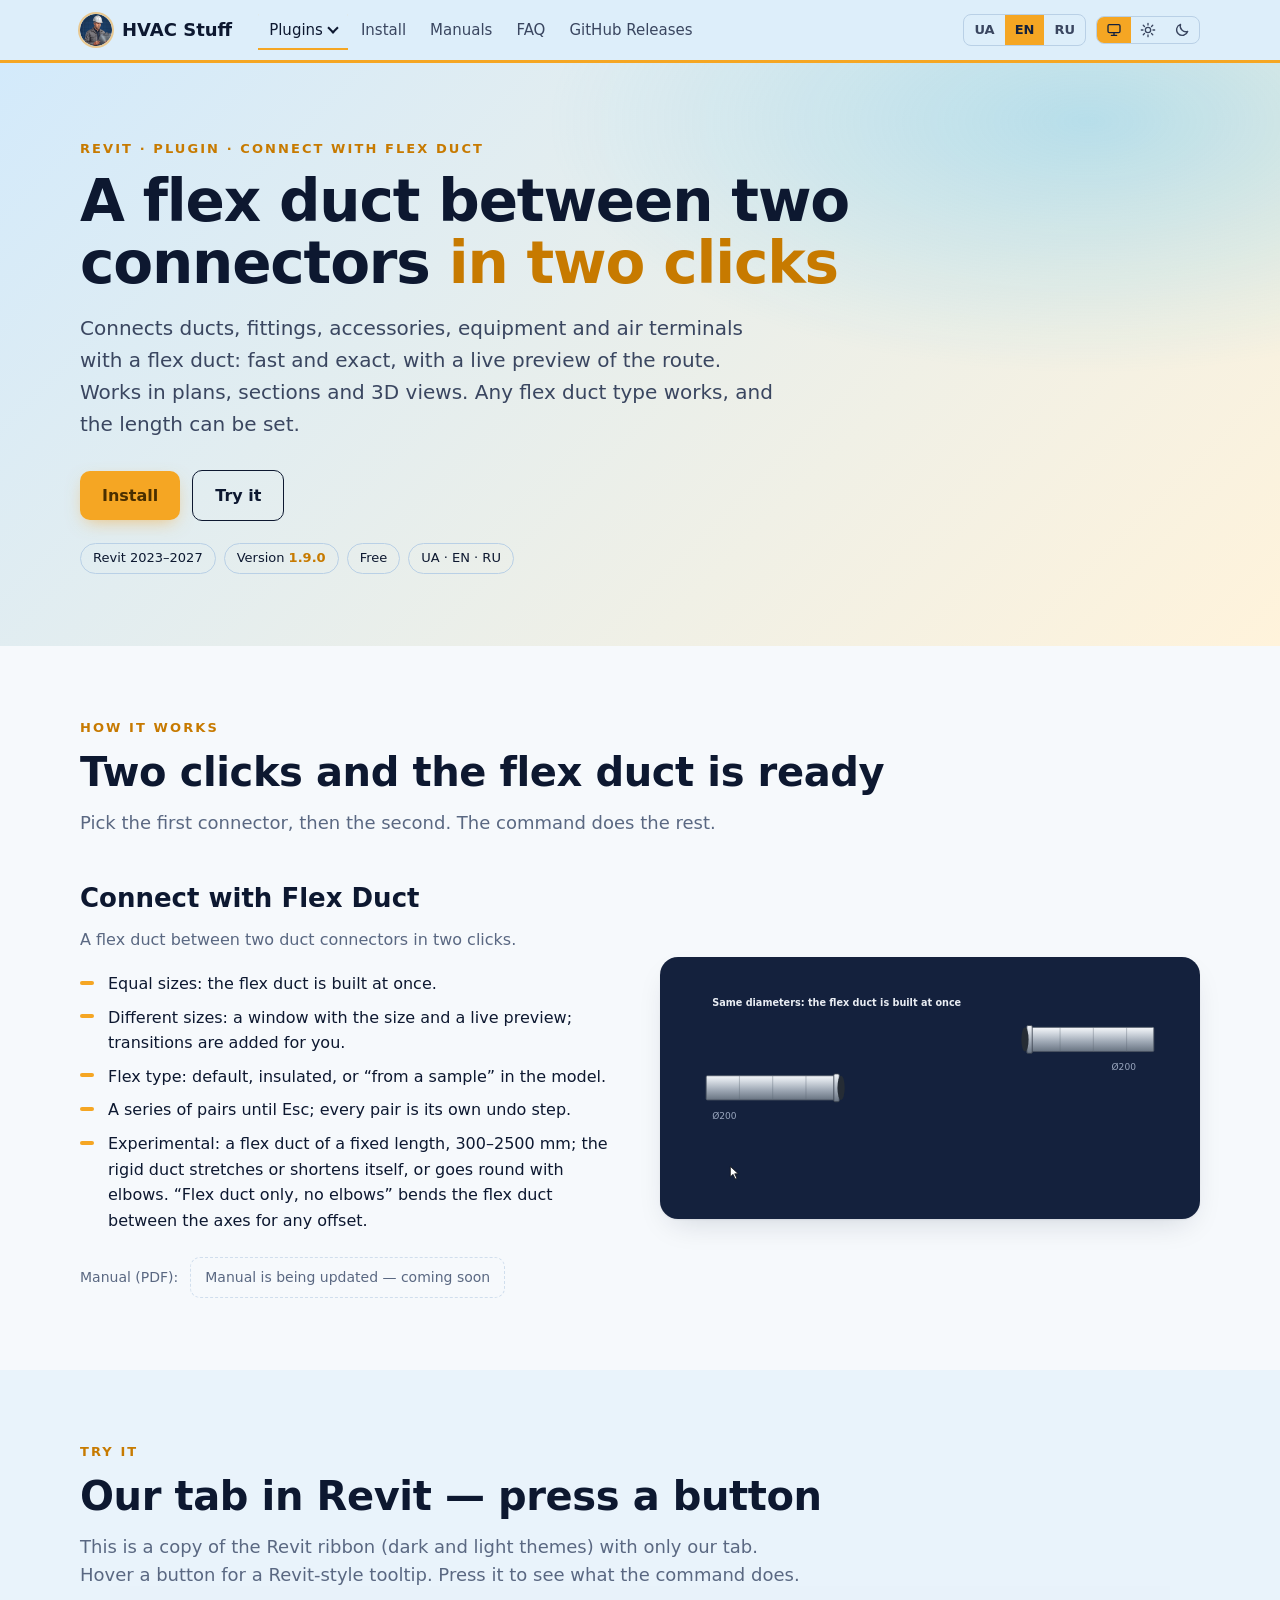
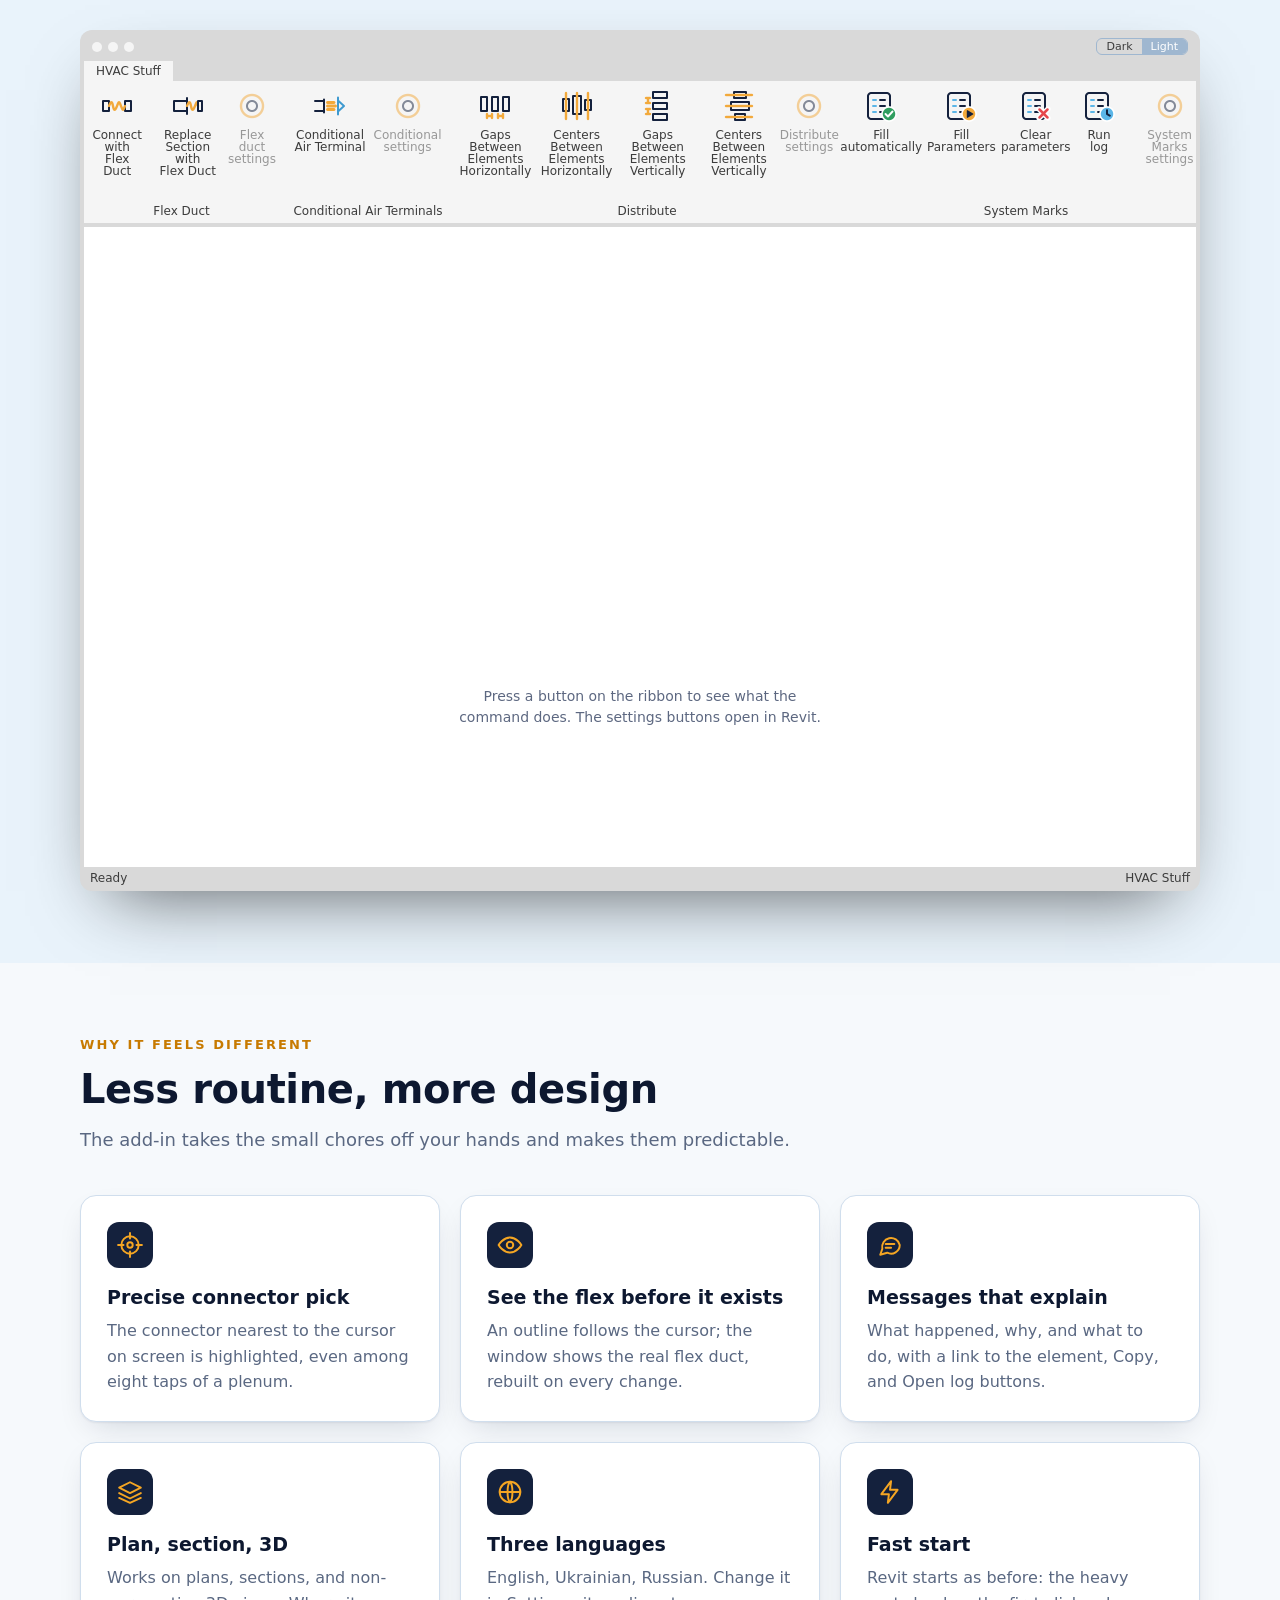
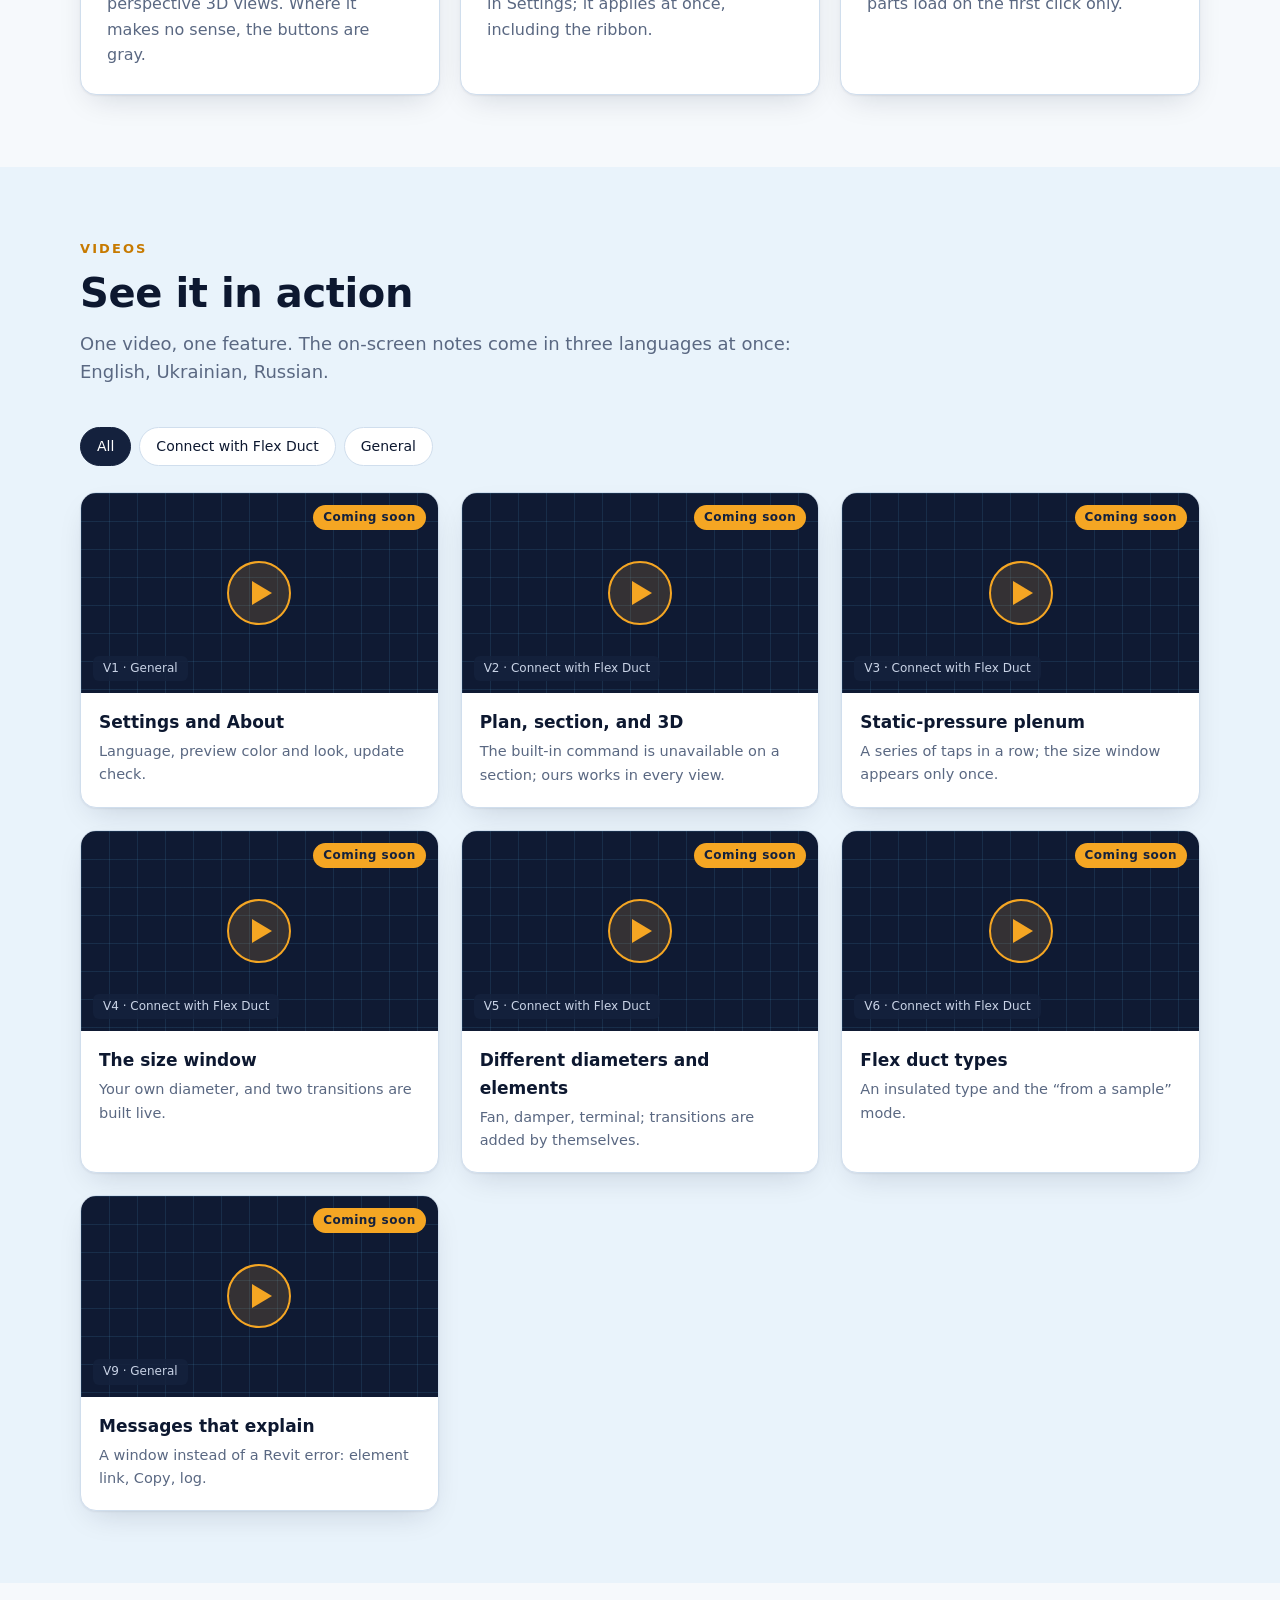
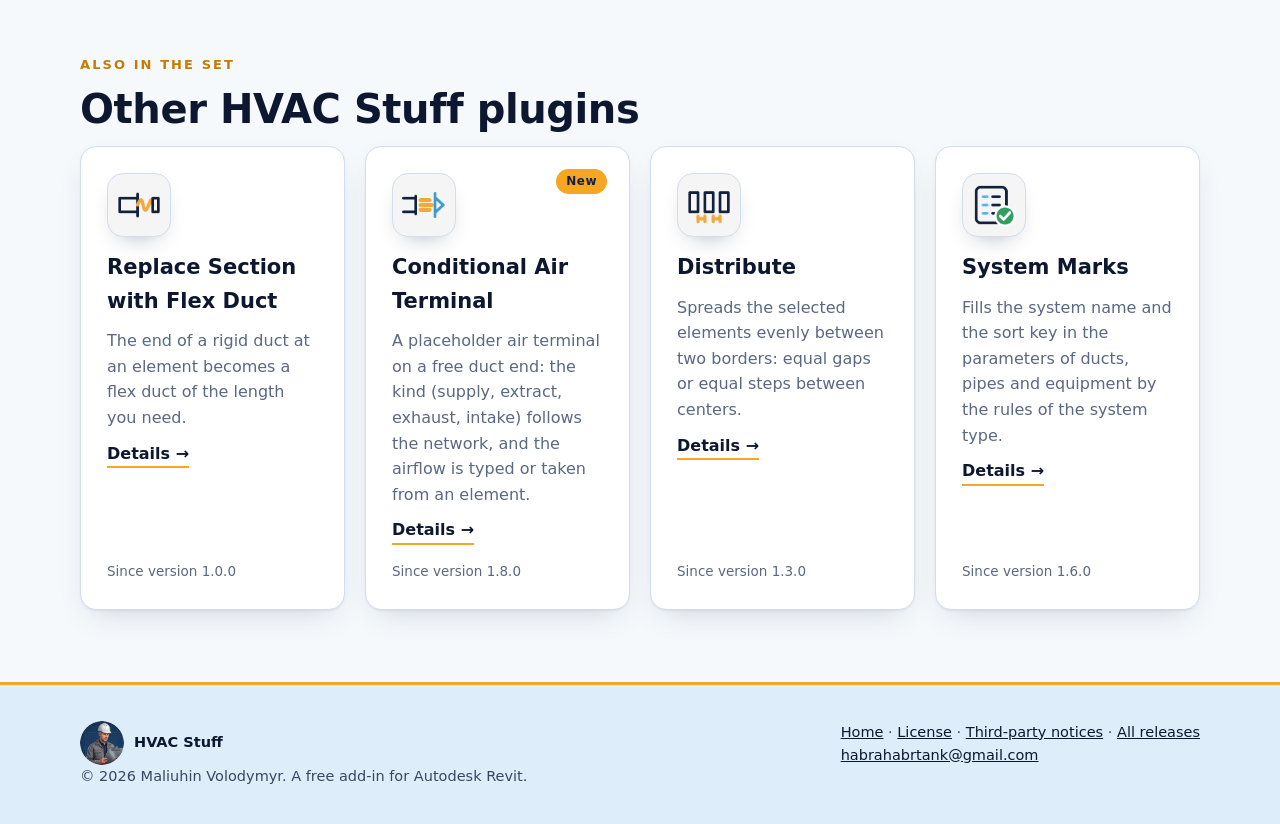
<file: docs/quickflexconnect.html>
<!doctype html>
<html lang="uk">
<head>
<meta charset="utf-8">
<meta name="viewport" content="width=device-width, initial-scale=1">
<meta name="robots" content="noindex, nofollow, noarchive, nosnippet, noimageindex">
<meta name="googlebot" content="noindex, nofollow, noarchive, nosnippet">
<title>Connect with Flex Duct — HVAC Stuff</title>
<meta name="description" content="Connect with Flex Duct — a free Revit plugin: a flex duct between two duct connectors in two clicks.">
<meta name="theme-color" content="#DDEEFA">
<link rel="icon" type="image/png" sizes="32x32" href="img/favicon-32.png">
<link rel="icon" type="image/png" sizes="64x64" href="img/favicon-64.png">
<link rel="apple-touch-icon" href="img/apple-touch-icon.png">
<script>(function () { try { var t = localStorage.getItem("hvac-theme"); if (t === "light" || t === "dark") document.documentElement.setAttribute("data-theme", t); } catch (e) {} })();</script>
<link rel="stylesheet" href="site.css">
<link rel="stylesheet" href="plugin.css">
<link rel="stylesheet" href="ribbon.css">
</head>
<body>
<header id="siteNav"></header>

<main>
<section class="hero">
  <div class="wrap">
    <p class="eyebrow" data-i18n="pg.eyebrow"></p>
    <h1 data-i18n-html="pg.title"></h1>
    <p class="sub" data-i18n="pg.sub"></p>
    <div class="cta">
      <a class="btn" href="index.html#install" data-i18n="nav.install"></a>
      <a class="btn ghost" href="#try" data-i18n="rb.eyebrow"></a>
    </div>
    <div class="meta">
      <span class="chip">Revit 2023–2027</span>
      <span class="chip"><span data-i18n="hero.version"></span> <b class="verx">1.9.0</b></span>
      <span class="chip" data-i18n="hero.free"></span>
      <span class="chip">UA · EN · RU</span>
    </div>
  </div>
</section>

<section id="what">
  <div class="wrap">
    <p class="eyebrow" data-i18n="what.eyebrow"></p>
    <h2 data-i18n="what.title"></h2>
    <p class="lead" data-i18n="what.lead"></p>
    <div class="cmd">
      <div>
        <h3 data-i18n="qfc.name"></h3>
        <p data-i18n="qfc.p" style="color:var(--muted);margin:0"></p>
        <ul>
          <li data-i18n="qfc.l1"></li><li data-i18n="qfc.l2"></li><li data-i18n="qfc.l3"></li><li data-i18n="qfc.l4"></li><li data-i18n="qfc.l5"></li>
        </ul>
        <div class="btns"><span data-i18n="man.pdf"></span><span class="pdfs" data-pdf="Connect with Flex Duct"></span></div>
      </div>
      <div class="demo-box"><div class="scene-host" data-scene="qfc"></div></div>
    </div>
  </div>
</section>

<section class="alt" id="try">
  <div class="wrap">
    <p class="eyebrow" data-i18n="rb.eyebrow"></p>
    <h2 data-i18n="rb.title"></h2>
    <p class="lead" data-i18n="rb.lead"></p>
    <div id="revit-mount" data-start="qfc"></div>
  </div>
</section>

<section id="features">
  <div class="wrap">
    <p class="eyebrow" data-i18n="feat.eyebrow"></p>
    <h2 data-i18n="feat.title"></h2>
    <p class="lead" data-i18n="feat.lead"></p>
    <div class="grid3" data-feat="f1 f2 f3 f4 f5 f6"></div>
  </div>
</section>

<section class="alt" id="videos">
  <div class="wrap">
    <p class="eyebrow" data-i18n="vid.eyebrow"></p>
    <h2 data-i18n="vid.title"></h2>
    <p class="lead" data-i18n="vid.lead"></p>
    <div class="tabs" id="vtabs" role="group"></div>
    <div class="vids" id="vids" data-groups="qfc,common"></div>
  </div>
</section>

<section id="more">
  <div class="wrap">
    <p class="eyebrow" data-i18n="more.eyebrow"></p>
    <h2 data-i18n="more.title"></h2>
    <div class="plugs" data-plugs data-exclude="qfc"></div>
  </div>
</section>
</main>

<footer id="siteFoot"></footer>

<script>
window.HVAC_PAGE = { key: "qfc", title: "qfc.name", T: {
  "uk": {
    "pg.eyebrow": "Revit · Плагін · Connect with Flex Duct",
    "pg.title": "Гнучкий повітропровід між двома конекторами — <em>за два кліки</em>",
    "pg.sub": "Інструмент з’єднує повітропроводи, фасонні частини, арматуру, обладнання та повітророзподільники гнучким повітропроводом: швидко й точно, з живим попереднім переглядом траси. Працює на планах, розрізах і 3D-видах. Підходить будь-який тип гнучкого повітропроводу, довжину можна задати.",
    "what.eyebrow": "Як це працює",
    "what.title": "Два кліки — і гофра готова",
    "what.lead": "Виберіть перший конектор, потім другий. Інше команда робить сама.",
    "qfc.l1": "Однакові розміри — гофра будується одразу.",
    "qfc.l2": "Різні розміри — вікно з розміром і живим переглядом, переходи стають самі.",
    "qfc.l3": "Тип гнучкого: за замовчуванням, утеплений або «з зразка» у моделі.",
    "qfc.l4": "Серія пар до Esc, кожна пара — окремий крок скасування.",
    "qfc.l5": "Експериментально: гофра заданої довжини 300–2500 мм; повітропровід розтягується чи вкорочується сам, а з колінами дотягується до гофри. «Лише гофра, без колін» гне гофру між осями під будь-який зсув."
  },
  "en": {
    "pg.eyebrow": "Revit · Plugin · Connect with Flex Duct",
    "pg.title": "A flex duct between two connectors <em>in two clicks</em>",
    "pg.sub": "Connects ducts, fittings, accessories, equipment and air terminals with a flex duct: fast and exact, with a live preview of the route. Works in plans, sections and 3D views. Any flex duct type works, and the length can be set.",
    "what.eyebrow": "How it works",
    "what.title": "Two clicks and the flex duct is ready",
    "what.lead": "Pick the first connector, then the second. The command does the rest.",
    "qfc.l1": "Equal sizes: the flex duct is built at once.",
    "qfc.l2": "Different sizes: a window with the size and a live preview; transitions are added for you.",
    "qfc.l3": "Flex type: default, insulated, or “from a sample” in the model.",
    "qfc.l4": "A series of pairs until Esc; every pair is its own undo step.",
    "qfc.l5": "Experimental: a flex duct of a fixed length, 300–2500 mm; the rigid duct stretches or shortens itself, or goes round with elbows. “Flex duct only, no elbows” bends the flex duct between the axes for any offset."
  },
  "ru": {
    "pg.eyebrow": "Revit · Плагин · Connect with Flex Duct",
    "pg.title": "Гибкий воздуховод между двумя коннекторами — <em>за два клика</em>",
    "pg.sub": "Соединяет воздуховоды, фасонные части, арматуру, оборудование и воздухораспределители гибким воздуховодом: быстро и точно, с живым предпросмотром трассы. Работает на планах, разрезах и 3D-видах. Подходит любой тип гибкого воздуховода, длину можно задать.",
    "what.eyebrow": "Как это работает",
    "what.title": "Два клика — и гофра готова",
    "what.lead": "Выберите первый коннектор, затем второй. Остальное команда делает сама.",
    "qfc.l1": "Одинаковые размеры — гофра строится сразу.",
    "qfc.l2": "Разные размеры — окно с размером и живым предпросмотром, переходы встают сами.",
    "qfc.l3": "Тип гибкого: по умолчанию, утеплённый или «с образца» в модели.",
    "qfc.l4": "Серия пар до Esc, каждая пара — отдельный шаг отмены.",
    "qfc.l5": "Экспериментально: гофра заданной длины 300–2500 мм; воздуховод сам растягивается или укорачивается, а с коленами дотягивается до гофры. «Только гофра, без отводов» гнёт гофру между осями при любом сдвиге."
  }
} };
</script>
<script src="site.js"></script>
<script src="ribbon-data.js"></script>
<script src="scenes.js"></script>
<script src="plugin.js"></script>
<script src="ribbon.js"></script>
</body>
</html>
</file>
<file: docs/site.css>
/* HVAC Stuff — общий стиль сайта: переменные, шапка с меню, кнопки, карточки, подвал. Подключается на всех страницах, кроме name-parsing.html. */
/* Тема Aero (как в окнах плагина): холодный белый, голубая шапка с янтарной линией, голубые карточки; тёмная — глубокий синий. */
:root {
  --navy: #14213D; --navy-2: #1c2d52; --paper: #F8FBFE; --amber: #F5A623; --sky: #38B6F0;
  --bg: #F6F9FC; --bg-2: #E9F3FB; --card: #ffffff; --text: #0D1830; --muted: #5A6882; --line: #D0DEED;
  --amber-soft: #FFF1D6;
  --nav-bg: #DDEEFA; --nav-ink: #0D1830; --nav-muted: #3A4660; --nav-line: #B9D0E6; --nav-hover: rgba(13,24,48,.07); --nav-menu: #F8FBFE;
  --hero-bg: radial-gradient(900px 420px at 85% 10%, rgba(56,182,240,.30), transparent 60%), linear-gradient(135deg, #D3EAFB, #FFF3DB);
  --hero-ink: #0D1830; --hero-sub: #3A4660; --chip-line: #B9D0E6; --chip-ink: #0D1830; --hero-em: #C77A00;
  --foot-bg: #DDEEFA; --foot-ink: #3A4660; --foot-link: #0D1830;
  --shadow: 0 1px 2px rgba(13,24,48,.06), 0 12px 32px -12px rgba(13,24,48,.18);
}
@media (prefers-color-scheme: dark) {
  :root:not([data-theme="light"]) {
    --amber: #FFB93D; --sky: #4CC9FF;
    --bg: #080F20; --bg-2: #0E1930; --card: #101B35; --text: #E8EEFB; --muted: #8F9EC0; --line: #223360;
    --amber-soft: #3A2E12;
    --nav-bg: #0B1530; --nav-ink: #fff; --nav-muted: #c9d3e6; --nav-line: #2A3F73; --nav-hover: rgba(255,255,255,.07); --nav-menu: #0B1530;
    --hero-bg: radial-gradient(900px 420px at 85% 10%, rgba(76,201,255,.22), transparent 60%), linear-gradient(180deg, #0B1530, #0A1226);
    --hero-ink: #fff; --hero-sub: #c9d3e6; --chip-line: #2A3F73; --chip-ink: #c9d3e6; --hero-em: #FFB93D;
    --foot-bg: #0B1530; --foot-ink: #c9d3e6; --foot-link: #fff;
    --shadow: 0 1px 2px rgba(0,0,0,.3), 0 12px 32px -12px rgba(0,0,0,.6);
  }
}
:root[data-theme="dark"] {
  --amber: #FFB93D; --sky: #4CC9FF;
  --bg: #080F20; --bg-2: #0E1930; --card: #101B35; --text: #E8EEFB; --muted: #8F9EC0; --line: #223360;
  --amber-soft: #3A2E12;
  --nav-bg: #0B1530; --nav-ink: #fff; --nav-muted: #c9d3e6; --nav-line: #2A3F73; --nav-hover: rgba(255,255,255,.07); --nav-menu: #0B1530;
  --hero-bg: radial-gradient(900px 420px at 85% 10%, rgba(76,201,255,.22), transparent 60%), linear-gradient(180deg, #0B1530, #0A1226);
  --hero-ink: #fff; --hero-sub: #c9d3e6; --chip-line: #2A3F73; --chip-ink: #c9d3e6; --hero-em: #FFB93D;
  --foot-bg: #0B1530; --foot-ink: #c9d3e6; --foot-link: #fff;
  --shadow: 0 1px 2px rgba(0,0,0,.3), 0 12px 32px -12px rgba(0,0,0,.6);
}
:root[data-theme="light"] { color-scheme: light; }
:root[data-theme="dark"] { color-scheme: dark; }
* { box-sizing: border-box; }
html { scroll-behavior: smooth; scroll-padding-top: 76px; }
body { margin: 0; background: var(--bg); color: var(--text); font: 16px/1.6 "Segoe UI", system-ui, -apple-system, Roboto, Arial, sans-serif; -webkit-font-smoothing: antialiased; }
a { color: inherit; }
img, svg { max-width: 100%; }
.wrap { width: min(1120px, 100% - 32px); margin-inline: auto; }
main, footer { overflow-x: clip; }
section { padding: 72px 0; }
.alt { background: var(--bg-2); }
.eyebrow { color: var(--hero-em); font-weight: 700; letter-spacing: .16em; text-transform: uppercase; font-size: 13px; margin: 0 0 10px; }
h2 { font-size: clamp(28px, 4vw, 40px); line-height: 1.15; margin: 0 0 14px; letter-spacing: -.01em; }
.lead { color: var(--muted); font-size: 18px; max-width: 720px; margin: 0 0 40px; }

/* шапка */
.nav { position: sticky; top: 0; z-index: 50; background: var(--nav-bg); border-bottom: 3px solid var(--amber); backdrop-filter: blur(10px); color: var(--nav-ink); }
.nav .wrap { display: flex; align-items: center; gap: 18px; height: 60px; }
.brand { display: flex; align-items: center; gap: 10px; font-weight: 700; text-decoration: none; font-size: 18px; color: var(--nav-ink); white-space: nowrap; margin-right: 8px; }
.brand img { width: 32px; height: 32px; border-radius: 50%; box-shadow: 0 0 0 2px rgba(242,169,59,.55); transition: transform .35s; }
.brand:hover img { transform: rotate(-14deg) scale(1.12); }
.nav-panel { display: flex; align-items: center; gap: 4px; flex: 1; min-width: 0; }
.nav-links { display: flex; align-items: center; gap: 2px; margin: 0; padding: 0; list-style: none; flex: 1; }
.nav-links > li { position: relative; }
.nav-links a, .nav-links .dd-btn { display: inline-flex; align-items: center; gap: 6px; color: var(--nav-muted); text-decoration: none; font: inherit; font-size: 15px; padding: 8px 11px; border-radius: 8px; background: none; border: 0; cursor: pointer; white-space: nowrap; }
.nav-links a:hover, .nav-links .dd-btn:hover { color: var(--nav-ink); background: var(--nav-hover); }
.nav-links a.here, .nav-links .dd-btn.here { color: var(--nav-ink); box-shadow: inset 0 -2px 0 var(--amber); border-radius: 8px 8px 0 0; }
.nav-links a:focus-visible, .nav-links .dd-btn:focus-visible, .burger:focus-visible { outline: 2px solid var(--sky); outline-offset: -2px; }
.dd-btn::after { content: ""; width: 6px; height: 6px; border-right: 2px solid currentColor; border-bottom: 2px solid currentColor; transform: translateY(-2px) rotate(45deg); transition: transform .2s; }
.dd.open .dd-btn::after { transform: translateY(1px) rotate(-135deg); }
.dd-menu { display: none; position: absolute; left: 0; top: 100%; min-width: 250px; margin: 6px 0 0; padding: 8px; list-style: none; background: var(--nav-menu); border: 1px solid var(--nav-line); border-radius: 12px; box-shadow: 0 18px 40px -12px rgba(13,24,48,.35); }
.dd.open .dd-menu { display: block; }
/* невидимый мост над меню: пока курсор идёт от кнопки к пункту, наведение не теряется и меню не закрывается */
.dd-menu::before { content: ""; position: absolute; left: 0; right: 0; top: -16px; height: 16px; }
.dd-menu a { display: flex; width: 100%; padding: 9px 12px; }
.dd-menu a.here { box-shadow: none; background: rgba(242,169,59,.16); border-radius: 8px; }
.dd-menu .sep { height: 1px; background: var(--nav-line); margin: 6px 4px; }
.dd-menu small { display: block; color: var(--nav-muted); font-size: 12px; line-height: 1.3; }
.nav-tools { display: flex; align-items: center; gap: 10px; margin-left: auto; flex-shrink: 0; }
.lang, .theme { display: flex; border: 1px solid var(--nav-line); border-radius: 8px; overflow: hidden; flex-shrink: 0; }
.lang button { background: none; border: 0; color: var(--nav-muted); padding: 5px 10px; font: inherit; font-size: 13px; font-weight: 600; cursor: pointer; }
.lang button[aria-pressed="true"], .theme button[aria-pressed="true"] { background: var(--amber); color: #14213D; }
.theme button { background: none; border: 0; color: var(--nav-muted); padding: 5px 9px; cursor: pointer; display: flex; align-items: center; }
.theme button:hover { color: var(--nav-ink); }
.theme button[aria-pressed="true"]:hover { color: var(--navy); }
.theme svg { width: 16px; height: 16px; fill: none; stroke: currentColor; stroke-width: 2; stroke-linecap: round; stroke-linejoin: round; }
.theme button:focus-visible, .lang button:focus-visible { outline: 2px solid var(--sky); outline-offset: -2px; }
.burger { display: none; margin-left: auto; width: 42px; height: 40px; border: 1px solid var(--nav-line); border-radius: 8px; background: none; cursor: pointer; padding: 0; position: relative; }
.burger i, .burger i::before, .burger i::after { position: absolute; left: 11px; width: 18px; height: 2px; background: var(--nav-ink); border-radius: 2px; content: ""; transition: transform .2s, opacity .2s; }
.burger i { top: 18px; } .burger i::before { top: -6px; left: 0; } .burger i::after { top: 6px; left: 0; }
.nav.open .burger i { background: transparent; }
.nav.open .burger i::before { transform: translateY(6px) rotate(45deg); }
.nav.open .burger i::after { transform: translateY(-6px) rotate(-45deg); }
@media (max-width: 960px) {
  .burger { display: block; }
  .nav-panel { display: none; position: absolute; left: 0; right: 0; top: 60px; flex-direction: column; align-items: stretch; gap: 0; padding: 10px 16px 18px; background: var(--nav-menu); border-top: 1px solid var(--nav-line); box-shadow: 0 24px 40px -12px rgba(13,24,48,.35); max-height: calc(100vh - 60px); overflow-y: auto; }
  .nav.open .nav-panel { display: flex; }
  .nav-links { flex-direction: column; align-items: stretch; flex: none; gap: 0; }
  .nav-links a, .nav-links .dd-btn { width: 100%; padding: 12px 8px; font-size: 16px; justify-content: space-between; }
  .nav-links a.here, .nav-links .dd-btn.here { box-shadow: none; background: rgba(242,169,59,.16); border-radius: 8px; }
  .dd-menu { display: block; position: static; min-width: 0; margin: 0 0 6px 10px; padding: 0 0 0 8px; background: none; border: 0; border-left: 2px solid var(--nav-line); border-radius: 0; box-shadow: none; }
  .dd-btn::after { display: none; }
  .nav-tools { margin: 12px 0 0; justify-content: space-between; padding-top: 12px; border-top: 1px solid var(--nav-line); }
}
@media (max-width: 400px) { .brand { font-size: 16px; } }

.btn { display: inline-flex; align-items: center; gap: 8px; background: var(--amber); color: #4A2F00; text-decoration: none; padding: 12px 22px; border-radius: 10px; border: 0; cursor: pointer; font: inherit; font-weight: 700; transition: transform .15s; position: relative; overflow: hidden; box-shadow: 0 6px 18px -6px rgba(242,169,59,.7); }
.btn:hover { transform: translateY(-2px); }
.btn.sm { padding: 8px 16px; font-size: 14px; box-shadow: none; }
.btn.ghost { background: transparent; color: inherit; border: 1.5px solid currentColor; box-shadow: none; }

/* герой */
.hero { background: var(--hero-bg); color: var(--hero-ink); padding: 76px 0 72px; }
.hero h1 { font-size: clamp(34px, 5.5vw, 58px); line-height: 1.07; margin: 0 0 18px; letter-spacing: -.02em; overflow-wrap: anywhere; }
.hero h1 em { font-style: normal; color: var(--hero-em); }
.hero p.sub { font-size: 20px; color: var(--hero-sub); max-width: 700px; margin: 0 0 30px; }
.cta { display: flex; flex-wrap: wrap; gap: 12px; align-items: center; }
.meta { margin-top: 22px; display: flex; flex-wrap: wrap; gap: 8px; }
.chip { font-size: 13px; padding: 4px 12px; border-radius: 99px; border: 1px solid var(--chip-line); color: var(--chip-ink); }
.chip b { color: var(--hero-em); }
.chip.dark { color: var(--text); border-color: var(--line); }

/* карточки, списки */
.grid3 { display: grid; grid-template-columns: repeat(auto-fit, minmax(min(300px, 100%), 1fr)); gap: 20px; }
.card { background: var(--card); border: 1px solid var(--line); border-radius: 16px; padding: 26px; box-shadow: var(--shadow); }
.card h3 { margin: 0 0 6px; font-size: 19px; }
.card p { margin: 0; color: var(--muted); }
.steps { list-style: none; padding: 0; margin: 0; display: grid; gap: 16px; max-width: 820px; counter-reset: s; }
.steps li { counter-increment: s; position: relative; padding: 4px 0 4px 54px; }
.steps li::before { content: counter(s); position: absolute; left: 0; top: 0; width: 38px; height: 38px; border-radius: 50%; background: var(--amber); color: var(--navy); font-weight: 800; display: grid; place-items: center; }
.steps b { display: block; }
.steps span { color: var(--muted); }
.list { padding: 0; margin: 14px 0 0; list-style: none; max-width: 820px; }
.list li { padding-left: 26px; position: relative; margin-bottom: 10px; color: var(--muted); }
.list li::before { content: ""; position: absolute; left: 0; top: .6em; width: 14px; height: 4px; border-radius: 2px; background: var(--amber); }
.list b { color: var(--text); }
.note { margin-top: 24px; background: var(--amber-soft); border-radius: 12px; padding: 14px 18px; max-width: 820px; }
details { background: var(--card); border: 1px solid var(--line); border-radius: 12px; padding: 14px 18px; margin-bottom: 10px; max-width: 820px; }
summary { cursor: pointer; font-weight: 600; }
details p { color: var(--muted); margin: 10px 0 0; }
.pdfs { display: flex; flex-wrap: wrap; gap: 8px; }
.pdf { display: inline-flex; align-items: center; gap: 8px; text-decoration: none; border: 1.5px solid var(--line); padding: 8px 14px; border-radius: 10px; font-weight: 600; font-size: 14px; background: var(--bg); }
.pdf:hover { border-color: var(--amber); }
.pdf.off { border-style: dashed; color: var(--muted, #6b7280); font-weight: 500; cursor: default; }
.pdf.off:hover { border-color: var(--line); }
.pdf svg { width: 18px; height: 18px; stroke: var(--amber); fill: none; stroke-width: 2; stroke-linecap: round; stroke-linejoin: round; }
.ico { width: 46px; height: 46px; border-radius: 12px; background: var(--navy); display: grid; place-items: center; margin-bottom: 14px; }
.ico svg { width: 26px; height: 26px; stroke: var(--amber); fill: none; stroke-width: 1.8; stroke-linecap: round; stroke-linejoin: round; }

/* подвал */
footer { background: var(--foot-bg); border-top: 3px solid var(--amber); color: var(--foot-ink); padding: 36px 0; font-size: 14.5px; }
footer .wrap { display: flex; flex-wrap: wrap; gap: 20px 40px; justify-content: space-between; }
footer a { color: var(--foot-link); }
footer .foot-logo { width: 44px; height: 44px; border-radius: 50%; vertical-align: middle; margin-right: 10px; }

@media (prefers-reduced-motion: reduce) {
  html { scroll-behavior: auto; }
  .btn, .brand img { transition: none; }
}

/* карточки плагинов */
.plugs { display: grid; grid-template-columns: repeat(auto-fit, minmax(min(260px, 100%), 1fr)); gap: 20px; }
.plug { position: relative; display: flex; flex-direction: column; gap: 10px; transition: transform .3s, border-color .3s; }
.plug:hover { transform: translateY(-5px); border-color: var(--amber); }
.plug .tile { width: 64px; height: 64px; border-radius: 16px; background: #F5F5F5; border: 1.5px solid var(--line); display: grid; place-items: center; box-shadow: 0 10px 24px -14px rgba(13,24,48,.45); transition: transform .35s; }
.plug .tile img { width: 44px; height: 44px; }
/* значки как в плагине: светлые на светлой ленте Revit, тёмные на тёмной */
.plug .tile .ic-d { display: none; }
:root[data-theme="dark"] .plug .tile { background: #3B4453; border-color: #4B566A; }
:root[data-theme="dark"] .plug .tile .ic-l { display: none; }
:root[data-theme="dark"] .plug .tile .ic-d { display: block; }
@media (prefers-color-scheme: dark) {
  :root:not([data-theme="light"]) .plug .tile { background: #3B4453; border-color: #4B566A; }
  :root:not([data-theme="light"]) .plug .tile .ic-l { display: none; }
  :root:not([data-theme="light"]) .plug .tile .ic-d { display: block; }
}
.plug:hover .tile { transform: rotate(-6deg) scale(1.06); }
.plug h3 { margin: 4px 0 0; font-size: 21px; }
.plug .en { color: var(--muted); font-size: 14px; margin: -6px 0 0; }
html[lang="en"] .plug .en { display: none; }
.plug .badge { position: absolute; top: 22px; right: 22px; font-size: 12px; font-weight: 700; padding: 3px 10px; border-radius: 99px; background: var(--amber); color: var(--navy); letter-spacing: .04em; }
.plug .since { color: var(--muted); font-size: 13.5px; margin-top: auto; padding-top: 6px; }
.plug .go { color: var(--text); font-weight: 600; text-decoration: none; border-bottom: 2px solid var(--amber); width: fit-content; }
@media (prefers-reduced-motion: reduce) { .plug, .plug:hover, .plug .tile, .plug:hover .tile { transition: none; transform: none; } }
</file>
<file: docs/plugin.css>
/* HVAC Stuff — стили страниц QuickFlexConnect / FlexTail / Distribute */
.cmd { display: grid; grid-template-columns: 1fr 1fr; gap: 40px; align-items: center; }
.cmd > * { min-width: 0; }
.cmd h3 { font-size: 26px; margin: 0 0 8px; }
.cmd ul { padding: 0; margin: 18px 0 24px; list-style: none; }
.cmd li { padding-left: 28px; position: relative; margin-bottom: 8px; }
.cmd li::before { content: ""; position: absolute; left: 0; top: .6em; width: 14px; height: 4px; border-radius: 2px; background: var(--amber); }
.btns { display: flex; flex-wrap: wrap; gap: 8px; align-items: center; }
.btns > span { color: var(--muted); font-size: 14px; margin-right: 4px; }
.revit-wrap { margin-top: 8px; }
.two { display: flex; flex-wrap: wrap; gap: 12px; margin-top: 24px; }
.crumbs { margin: 0 0 18px; font-size: 14px; color: #9fb0cf; }
.crumbs a { color: var(--hero-sub); text-decoration: none; border-bottom: 1px solid var(--chip-line); }
.crumbs a:hover { color: var(--hero-ink); }
.tabs { display: flex; flex-wrap: wrap; gap: 8px; margin-bottom: 26px; }
.tabs button { background: var(--card); border: 1px solid var(--line); color: var(--text); padding: 7px 16px; border-radius: 99px; font: inherit; font-size: 14px; cursor: pointer; }
.tabs button[aria-pressed="true"] { background: var(--navy); color: #fff; border-color: var(--navy); }
.vids { display: grid; grid-template-columns: repeat(auto-fill, minmax(min(320px, 100%), 1fr)); gap: 22px; }
.vid { background: var(--card); border: 1px solid var(--line); border-radius: 16px; overflow: hidden; box-shadow: var(--shadow); display: flex; flex-direction: column; transition: transform .3s; }
.vid:hover { transform: translateY(-4px); }
.vid .screen { position: relative; aspect-ratio: 16/9; background: #0f1a33; display: grid; place-items: center; overflow: hidden; }
.vid video { width: 100%; height: 100%; display: block; background: #000; }
.vid .ph { position: absolute; inset: 0; background-image: linear-gradient(rgba(91,182,232,.12) 1px, transparent 1px), linear-gradient(90deg, rgba(91,182,232,.12) 1px, transparent 1px); background-size: 28px 28px; display: grid; place-items: center; }
.vid .play { width: 64px; height: 64px; border-radius: 50%; background: rgba(242,169,59,.16); border: 2px solid var(--amber); display: grid; place-items: center; }
.vid .play::after { content: ""; border-left: 20px solid var(--amber); border-top: 12px solid transparent; border-bottom: 12px solid transparent; margin-left: 5px; }
.vid .soon { position: absolute; top: 12px; right: 12px; background: var(--amber); color: var(--navy); font-size: 12px; font-weight: 700; padding: 3px 10px; border-radius: 99px; letter-spacing: .04em; }
.vid .tag { position: absolute; left: 12px; bottom: 12px; font-size: 12px; color: #c9d3e6; background: rgba(20,33,61,.85); padding: 3px 10px; border-radius: 6px; }
.vid .body { padding: 16px 18px 20px; }
.vid h4 { margin: 0 0 4px; font-size: 17px; }
.vid p { margin: 0; color: var(--muted); font-size: 14.5px; }
@media (max-width: 860px) { .cmd { grid-template-columns: 1fr; gap: 24px; } }
@media (prefers-reduced-motion: reduce) { .vid, .vid:hover { transition: none; transform: none; } }
</file>
<file: docs/ribbon.css>
/* HVAC Stuff — интерактивный макет ленты Revit (используется ribbon.js на страницах плагинов) */
/* лента Revit 2026 (тёмная тема): размеры и цвета сняты с живого экрана, масштаб — через zoom */
.revit { --win: #222933; --pan: #3b4453; --txt: #f5f5f5; --sep: #485363; --hov: #4b566a; --hovb: #6a778c; --act: #2e3644; --ink: #E8ECF2; --blu: #6CBDEB; --tipbg: #2a313c; --tipb: #6d7580; --tipl: #4d535b; --f1: #9aa7bf; --canvas: #222933; --stg-ink: #E8ECF2; --stg-line: #3b4453; --stg-muted: #9aa7bf; background: var(--win); border-radius: 12px; overflow: hidden; box-shadow: 0 30px 70px -30px rgba(0,0,0,.65); font: 12px/1 "Segoe UI", system-ui, sans-serif; color: var(--txt); position: relative; max-width: 1180px; margin: 0 auto; }
.rv-bar { display: flex; gap: 6px; padding: 8px 12px 0; align-items: center; }
.rv-bar i { width: 10px; height: 10px; border-radius: 50%; background: var(--pan); }
.rv-theme { margin-left: auto; display: inline-flex; border: 1px solid var(--hovb); border-radius: 6px; overflow: hidden; }
.rv-theme button { all: unset; cursor: pointer; padding: 2px 9px; font-size: 11px; color: var(--txt); }
.rv-theme button[aria-pressed="true"] { background: var(--hovb); color: #fff; }
.rv-tabs { display: flex; padding: 6px 4px 0; zoom: 1; }
.rv-tab { height: 20px; line-height: 20px; padding: 0 12px; background: var(--pan); color: var(--txt); }
.rv-ribbon { background: var(--pan); margin: 0 4px; display: flex; zoom: 1; height: 142px; position: relative; overflow-x: auto; overflow-y: hidden; scrollbar-width: thin; }
.rv-group { position: relative; display: flex; padding: 0 1px; }
.rv-group .ttl { position: absolute; left: 0; right: 0; bottom: 6px; text-align: center; white-space: nowrap; pointer-events: none; }
.rv-sep { width: 1px; background: var(--sep); margin: 4px 0 4px; }
.rv-btn { all: unset; box-sizing: border-box; cursor: default; display: flex; flex-direction: column; align-items: center; padding: 8px 3px 0; height: 123px; min-width: 52px; text-align: center; line-height: 12px; border: 1px solid transparent; transition: background .12s, border-color .12s; }
.rv-btn:hover { background: var(--hov); border-color: var(--hovb); }
.rv-btn:active, .rv-btn.on { background: var(--act); border-color: var(--hovb); }
.rv-btn:focus-visible { outline: 2px solid #73c5ff; outline-offset: -2px; }
.rv-btn svg { width: 32px; height: 32px; margin-bottom: 7px; fill: none; stroke-width: 2; stroke-linecap: round; stroke-linejoin: round; transition: transform .2s; }
.rv-btn:hover svg { transform: translateY(-2px); }
.rv-btn .l { display: block; }
.rv-tip { position: absolute; z-index: 5; width: 270px; background: var(--tipbg); border: 1px solid var(--tipb); color: var(--txt); padding: 8px 10px 9px; box-shadow: 0 8px 22px rgba(0,0,0,.55); pointer-events: none; opacity: 0; transform: translateY(4px); transition: opacity .15s, transform .15s; font-size: 12px; line-height: 1.35; }
.rv-tip.on { opacity: 1; transform: none; }
.rv-tip b { display: block; font-size: 13px; margin-bottom: 4px; }
.rv-tip hr { border: 0; border-top: 1px solid var(--tipl); margin: 8px 0 6px; }
.rv-tip .f1 { color: var(--f1); }
.rv-stage { position: relative; background: var(--canvas); margin: 4px 4px 0; min-height: 320px; color: var(--stg-ink); overflow: hidden; transition: background .3s, color .3s; }
.stg { display: none; width: 100%; height: auto; }
.stg.on { display: block; }
.pane { display: none; padding: 26px; min-height: 320px; align-items: center; justify-content: center; }
.pane.on { display: flex; }
/* окно плагина в теме Aero: светлая голубая шапка с янтарной линией, скруглённая рамка; в тёмном Revit окно тёмное (как «Авто») */
.win { width: min(460px, 100%); border: 1.5px solid #C9DCEE; box-shadow: 0 18px 40px -16px rgba(13,24,48,.45); background: #F8FBFE; color: #0D1830; border-radius: 14px; overflow: hidden; animation: rise .5s backwards; }
.win header { background: #DDEEFA; color: #0D1830; border-bottom: 3px solid #F5A623; padding: 10px 14px; font-size: 14px; font-weight: 600; display: flex; justify-content: space-between; }
.win .bd { padding: 16px 18px 18px; font-size: 14px; line-height: 1.5; }
.win .row { margin: 0 0 14px; }
.win label { display: block; font-size: 12px; color: #5A6882; margin-bottom: 6px; }
.win .seg { display: inline-flex; border: 1.5px solid #C9DCEE; border-radius: 10px; overflow: hidden; background: #fff; }
.win .seg button { all: unset; cursor: pointer; padding: 6px 16px; font-size: 13px; font-weight: 600; color: #0D1830; }
.win .seg button[aria-pressed="true"] { background: #D7F0FC; box-shadow: inset 0 0 0 1.5px #38B6F0; }
.win .sw { display: flex; gap: 8px; flex-wrap: wrap; }
.win .sw button { all: unset; cursor: pointer; width: 26px; height: 26px; border-radius: 8px; border: 2px solid transparent; box-shadow: inset 0 0 0 1px rgba(0,0,0,.15); transition: transform .15s; }
.win .sw button:hover { transform: scale(1.12); }
.win .sw button[aria-pressed="true"] { border-color: #F5A623; }
.win .hint { font-size: 12.5px; color: #5A6882; margin: 0; }
.win .upd { all: unset; cursor: pointer; background: #F5A623; color: #4A2F00; padding: 7px 16px; border-radius: 10px; font-size: 13px; font-weight: 600; }
.win .upd:hover { background: #F8B64A; }
.win .ok { color: #1c7c4b; font-weight: 600; margin-left: 10px; font-size: 13px; }
.revit[data-theme="dark"] .win { background: #0E1930; color: #E8EEFB; border-color: #4F6CB0; box-shadow: 0 18px 40px -16px rgba(0,0,0,.7); }
.revit[data-theme="dark"] .win header { background: #0B1530; color: #E8EEFB; }
.revit[data-theme="dark"] .win label, .revit[data-theme="dark"] .win .hint { color: #8F9EC0; }
.revit[data-theme="dark"] .win .seg { background: #0A1328; border-color: #2A3F73; }
.revit[data-theme="dark"] .win .seg button { color: #E8EEFB; }
.revit[data-theme="dark"] .win .seg button[aria-pressed="true"] { background: #12385A; box-shadow: inset 0 0 0 1.5px #4CC9FF; }
.revit[data-theme="dark"] .win .upd { background: #FFB93D; color: #2B1A00; }
.revit[data-theme="dark"] .win .ok { color: #3DD598; }
.dr { transition: transform .9s cubic-bezier(.4,0,.2,1); }
.dm { transition: opacity .4s; }
.replay { all: unset; position: absolute; right: 12px; bottom: 12px; cursor: pointer; background: #14213D; color: #fff; font: 600 13px "Segoe UI", system-ui, sans-serif; padding: 7px 14px; border-radius: 99px; z-index: 2; box-shadow: 0 6px 16px -6px rgba(0,0,0,.5); }
.replay:hover { background: #1c2d52; }
.replay[hidden] { display: none; }
.rv-status { display: flex; justify-content: space-between; padding: 5px 10px; color: var(--txt); min-height: 24px; }
.chips2 { position: absolute; left: 14px; top: 12px; display: flex; gap: 6px; align-items: center; font-size: 12px; color: var(--stg-muted); pointer-events: none; }
.chips2 span.c { border: 1.5px solid var(--stg-line); border-radius: 6px; padding: 3px 8px; color: var(--stg-ink); background: var(--canvas); transition: all .25s; }
.chips2 span.c.hi { background: #F5A623; border-color: #F5A623; color: #14213D; font-weight: 700; transform: scale(1.1); }
.chips2[hidden] { display: none; }
/* сцены на холсте */
.cur { transform: translate(60px, 260px); transition: transform .9s cubic-bezier(.5,0,.2,1), opacity .4s; }
.ring { opacity: 0; transform-box: fill-box; transform-origin: center; }
.ring.go { animation: ringo .5s ease-out; }
@keyframes ringo { from { opacity: .9; transform: scale(.3); } to { opacity: 0; transform: scale(2.4); } }
.mk { opacity: 0; transition: opacity .25s; } .mk.on { opacity: 1; }
.clip rect { transition: width .9s cubic-bezier(.4,0,.2,1); }
.flexcol { stroke: var(--flex, #F5A623); }
@media (max-width: 700px) { .rv-tabs, .rv-ribbon { zoom: 1.1; } .rv-stage { min-height: 220px; } .pane { min-height: 220px; padding: 14px; } .chips2 { display: none; } }
.revit[data-theme="light"] { --win: #d9d9d9; --pan: #f5f5f5; --txt: #3c3c3c; --sep: #e2e2e2; --hov: #e3ecf6; --hovb: #9fb7d0; --act: #d2e1f1; --ink: #14213D; --blu: #3E9AD0; --tipbg: #f5f5f5; --tipb: #8c8c8c; --tipl: #cfcfcf; --f1: #666; --canvas: #ffffff; --stg-ink: #14213D; --stg-line: #c9ced8; --stg-muted: #5d6881; }
.revit .ink { stroke: var(--ink); } .revit .blu { stroke: var(--blu); }
.revit { min-width: 0; }
@keyframes pulse { 50% { transform: scale(1.18); opacity: .6; } }
@keyframes dash { to { stroke-dashoffset: -62; } }
.demo-box { background: var(--navy); border-radius: 18px; padding: 28px; color: #fff; box-shadow: var(--shadow); min-height: 240px; display: grid; place-items: center; }
.demo-box .fl { animation: dash 1.6s linear infinite; }
.demo-box .pl { animation: pulse 2.4s ease-in-out infinite; transform-box: fill-box; transform-origin: center; }
@media (prefers-reduced-motion: reduce) { .demo-box .fl, .demo-box .pl { animation: none; } }
@media (max-width: 700px) { .rv-ribbon { overflow-x: auto; overflow-y: hidden; scrollbar-width: thin; } .rv-group { flex: none; } }

/* сцены-анимации (scenes.js): те же на шапках страниц и на кнопках ленты */
.scene-host { position: relative; width: 100%; color: var(--s-ink); --s-ink: var(--stg-ink, #E8ECF2); --s-line: var(--stg-line, #485363); --s-muted: var(--stg-muted, #9aa7bf); --s-card: var(--pan, #2c3544); --s-chip: var(--canvas, #1f2733); }
.scene-host[hidden] { display: none; }
.demo-box .scene-host { --stg-ink: #E8ECF2; --stg-line: #485363; --stg-muted: #9aa7bf; --canvas: #1f2733; --pan: #2c3544; }
.rv-stage .scene-host { min-height: 320px; display: flex; align-items: center; }
.scn { display: block; width: 100%; height: auto; font-family: "Segoe UI", system-ui, sans-serif; }
.scn text:not([fill]) { fill: var(--s-ink); }
.scn text.sc-sub, .scn text.sc-note, .scn text.sc-note2 { fill: var(--s-muted); }
.scn text.sc-win-t { fill: #0D1830; }
.scn .sc-mono { font-family: Consolas, "Cascadia Mono", monospace; }
.scn .sc-note { font-size: 15px; }
.scn .sc-card { fill: var(--s-card); stroke: var(--s-line); stroke-width: 1.5; transition: stroke .25s; }
.scn .sc-chip { fill: var(--s-chip); stroke: var(--s-line); stroke-width: 1; }
.scn .sc-ar { stroke: var(--s-muted); stroke-width: 2; fill: none; }
.scn .sc-win { fill: #F8FBFE; stroke: #C9DCEE; stroke-width: 1.5; }
.scn .tile.act .sc-card, .scn .bx.act .sc-card { stroke: #F5A623; stroke-width: 2.4; }
.scn .res { transition: opacity .35s; }
.scn .flow { fill: none; stroke: var(--s-line); stroke-width: 2.5; stroke-dasharray: 6 6; }
.scn .flow.run { stroke: #F5A623; animation: flowdash .8s linear infinite; }
@keyframes flowdash { to { stroke-dashoffset: -24; } }
.scn .tok { transition: opacity .3s; }
.scn .tok.pop rect { transform-box: fill-box; transform-origin: center; animation: popr .45s ease-out; }
@keyframes popr { 40% { transform: scale(1.3); } }
.scn .upd.pulse .upd-dot { transform-box: fill-box; transform-origin: center; animation: pulse 1s ease-in-out infinite; }
.scn .upd { transition: opacity .4s; }
.scn .rep, .scn .jr, .scn .newb, .scn .tile { transition: opacity .45s; }
.scn .air { stroke: #5BB6E8; }
.scn .bd { stroke: var(--s-ink); stroke-width: 4; opacity: .75; }
.scn .dm { stroke: #F5A623; stroke-width: 2.5; transition: opacity .4s; }
.scn .dr { transition: transform .9s cubic-bezier(.4, 0, .2, 1); }
/* метка коннектора: как в плагине — тонкая полоса из колец, стрелка и крест; под курсором светлее, выбранный темнее */
.scn .cm { opacity: 0; transition: opacity .25s; stroke: #5BB6E8; stroke-width: 2; fill: none; stroke-linecap: round; stroke-linejoin: round; }
.scn .cm.on { opacity: 1; }
.scn .cm.sel { stroke: #2E86D6; stroke-width: 2.8; }
.scn .cur .cp { transform-box: fill-box; transform-origin: 0 0; transition: transform .12s; }
.scn .cur.press .cp { transform: scale(.8); }
.scn .clipq, .scn .clipf { transition: width .9s cubic-bezier(.4, 0, .2, 1); }
.rv-btn.off { opacity: .5; cursor: not-allowed; }
.rv-btn.off:hover { background: transparent; border-color: transparent; }
.rv-btn.off:hover svg { transform: none; }
.hint-p { max-width: 380px; text-align: center; color: var(--stg-muted); font-size: 14px; line-height: 1.5; margin: 0; }
@media (max-width: 700px) { .scn .sc-note { font-size: 18px; } }

/* Air Point: вентилятор с вращающейся крыльчаткой, условные обозначения на свободных концах */
.scn .imp { transform-box: fill-box; transform-origin: center; animation: apspin 1.5s linear infinite; }
.scn .imp.ccw { animation-direction: reverse; }
@keyframes apspin { to { transform: rotate(360deg); } }
.scn .air.ex { stroke: #F5A623; }
.scn .ugo { opacity: 0; transition: opacity .3s; stroke-width: 2.6; }
.scn .ugo.on { opacity: 1; }
.scn .ugo.pv { stroke: #F5A623; }
.scn .ugo.fn { stroke: var(--s-ink); }
.scn .ugo .plate { stroke-width: 4; }
.scn .ugo .dot { stroke: none; }
.scn .ugo.pv .dot { fill: #F5A623; }
.scn .ugo.fn .dot { fill: var(--s-ink); }
.scn .aptag { transition: opacity .5s; }
.scn .fw, .scn .fl { transition: opacity .35s; }
/* виды-кнопки Air Point стоят полосой над рисунком, а не поверх него */
/* узкий экран: колонка со сценой не растягивается под строку кнопок, строка прокручивается внутри себя */
.demo-box, .demo-box .scene-host { min-width: 0; max-width: 100%; }
/* у каждой полосы своя высота: ничего не сдвигается при смене текста и языка */
.chips2.bar { display: flex; position: static; height: 30px; margin: 4px 16px 0; justify-content: flex-start; flex-wrap: nowrap; white-space: nowrap; overflow: hidden; font-size: 13px; }
.chips2.bar span.c { padding: 3px 9px; }
/* выбор сцены: авто или один из четырёх видов, одна строка */
.apsel { display: flex; flex-wrap: nowrap; gap: 6px; align-items: center; height: 34px; margin: 12px 16px 0; overflow-x: auto; white-space: nowrap; font-size: 13px; color: var(--stg-muted, var(--s-muted)); }
.apsel .apb { font: inherit; color: var(--s-ink); background: var(--s-chip, transparent); border: 1.5px solid var(--s-line); border-radius: 7px; padding: 3px 10px; cursor: pointer; }
.apsel .apb:hover { border-color: #F5A623; }
.apsel .apb.on { background: #F5A623; border-color: #F5A623; color: #14213D; font-weight: 700; }
.rv-stage .scene-host:has(> .chips2.bar) { flex-direction: column; align-items: stretch; justify-content: center; }
.chips2 { transition: opacity .3s; }
/* подпись занимает всегда одно и то же место, чтобы блок не прыгал при смене текста */
.scn + .apcap { margin: 4px 16px 16px; min-height: 5.6em; font-size: 15px; line-height: 1.4; color: var(--s-ink); text-align: center; }
@media (max-width: 520px) { .scn + .apcap { min-height: 8.4em; } }
.rv-stage .apcap { display: none; }
.scn .aptag text { font-size: 18px; fill: var(--s-ink); }

/* значки на кнопках ленты: PNG из плагина (светлые и тёмные) */
.rv-btn img { width: 32px; height: 32px; margin-bottom: 7px; display: block; transition: transform .2s; }
.rv-btn:hover img { transform: translateY(-2px); }
.rv-btn.off:hover img { transform: none; }
/* сцена «соединить гибким»: подпись случая и окно плагина (тёмное в тёмном Revit, светлое в светлом) */
.scn text.sc-cap { font-size: 16px; font-weight: 600; }
.scn .qw { opacity: 0; transition: opacity .3s; }
.scn .qw.on { opacity: 1; }
.scn .qw-bg { fill: #0E1930; stroke: #4F6CB0; stroke-width: 1.5; }
.scn .qw-hd { fill: #0B1530; }
.scn .qw-chip { fill: #0A1328; stroke: #2A3F73; stroke-width: 1.5; transition: fill .2s, stroke .2s; }
.scn .qw-chip.sel { fill: #12385A; stroke: #4CC9FF; }
.scn text.qw-tx { fill: #E8EEFB; }
.revit[data-theme="light"] .scn .qw-bg { fill: #F8FBFE; stroke: #C9DCEE; }
.revit[data-theme="light"] .scn .qw-hd { fill: #DDEEFA; }
.revit[data-theme="light"] .scn .qw-chip { fill: #fff; stroke: #C9DCEE; }
.revit[data-theme="light"] .scn .qw-chip.sel { fill: #D7F0FC; stroke: #38B6F0; }
.revit[data-theme="light"] .scn text.qw-tx { fill: #0D1830; }
.scn .tr { transition: opacity .4s; }
</file>
